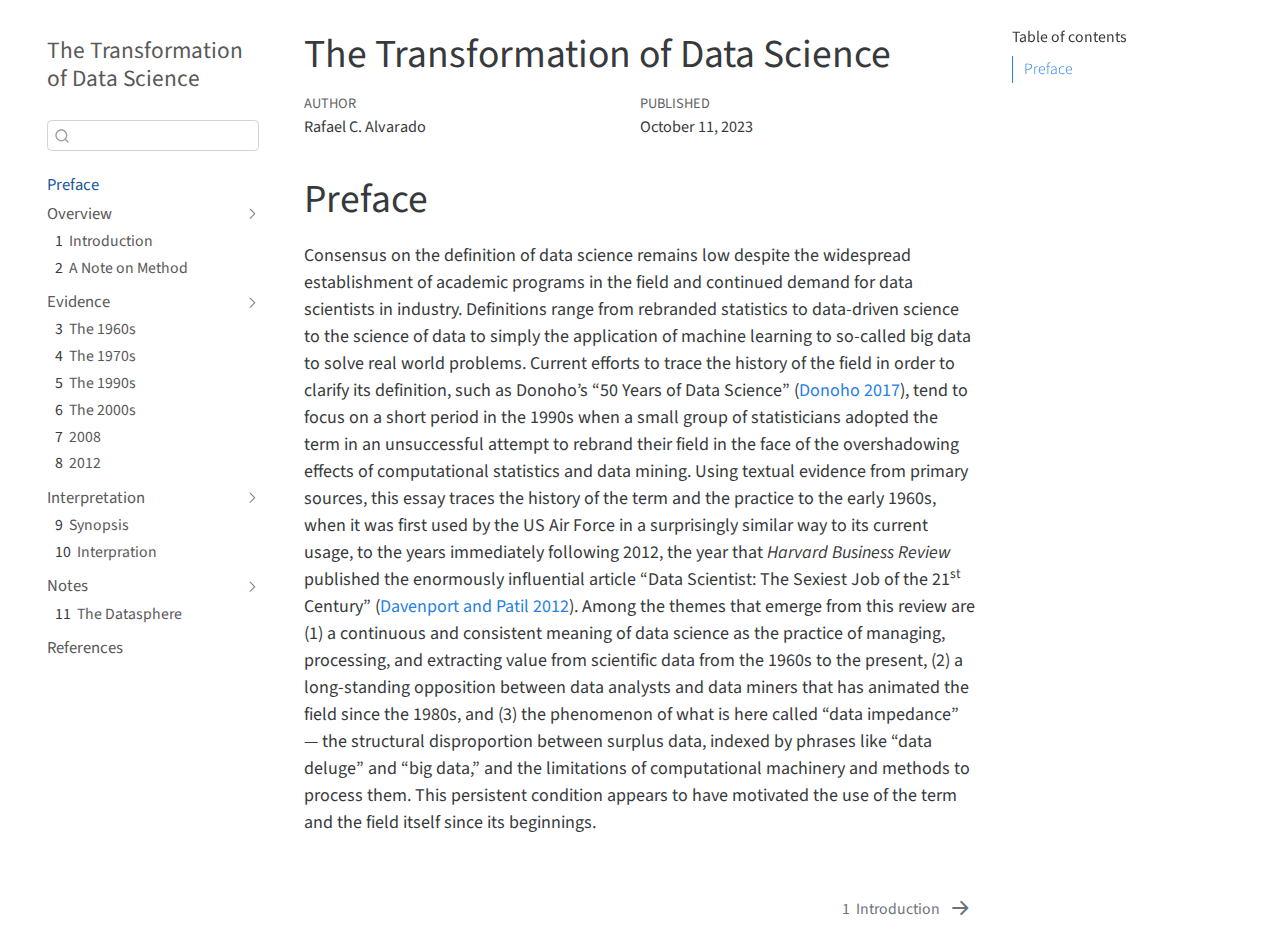
<file: docs/index.html>
<!DOCTYPE html>
<html xmlns="http://www.w3.org/1999/xhtml" lang="en" xml:lang="en"><head>

<meta charset="utf-8">
<meta name="generator" content="quarto-1.2.262">

<meta name="viewport" content="width=device-width, initial-scale=1.0, user-scalable=yes">

<meta name="author" content="Rafael C. Alvarado">
<meta name="dcterms.date" content="2023-10-11">

<title>The Transformation of Data Science</title>
<style>
code{white-space: pre-wrap;}
span.smallcaps{font-variant: small-caps;}
div.columns{display: flex; gap: min(4vw, 1.5em);}
div.column{flex: auto; overflow-x: auto;}
div.hanging-indent{margin-left: 1.5em; text-indent: -1.5em;}
ul.task-list{list-style: none;}
ul.task-list li input[type="checkbox"] {
  width: 0.8em;
  margin: 0 0.8em 0.2em -1.6em;
  vertical-align: middle;
}
div.csl-bib-body { }
div.csl-entry {
  clear: both;
}
.hanging div.csl-entry {
  margin-left:2em;
  text-indent:-2em;
}
div.csl-left-margin {
  min-width:2em;
  float:left;
}
div.csl-right-inline {
  margin-left:2em;
  padding-left:1em;
}
div.csl-indent {
  margin-left: 2em;
}
</style>


<script src="site_libs/quarto-nav/quarto-nav.js"></script>
<script src="site_libs/quarto-nav/headroom.min.js"></script>
<script src="site_libs/clipboard/clipboard.min.js"></script>
<script src="site_libs/quarto-search/autocomplete.umd.js"></script>
<script src="site_libs/quarto-search/fuse.min.js"></script>
<script src="site_libs/quarto-search/quarto-search.js"></script>
<meta name="quarto:offset" content="./">
<link href="./chapters/01-history-introduction.html" rel="next">
<script src="site_libs/quarto-html/quarto.js"></script>
<script src="site_libs/quarto-html/popper.min.js"></script>
<script src="site_libs/quarto-html/tippy.umd.min.js"></script>
<script src="site_libs/quarto-html/anchor.min.js"></script>
<link href="site_libs/quarto-html/tippy.css" rel="stylesheet">
<link href="site_libs/quarto-html/quarto-syntax-highlighting.css" rel="stylesheet" id="quarto-text-highlighting-styles">
<script src="site_libs/bootstrap/bootstrap.min.js"></script>
<link href="site_libs/bootstrap/bootstrap-icons.css" rel="stylesheet">
<link href="site_libs/bootstrap/bootstrap.min.css" rel="stylesheet" id="quarto-bootstrap" data-mode="light">
<script id="quarto-search-options" type="application/json">{
  "location": "sidebar",
  "copy-button": false,
  "collapse-after": 3,
  "panel-placement": "start",
  "type": "textbox",
  "limit": 20,
  "language": {
    "search-no-results-text": "No results",
    "search-matching-documents-text": "matching documents",
    "search-copy-link-title": "Copy link to search",
    "search-hide-matches-text": "Hide additional matches",
    "search-more-match-text": "more match in this document",
    "search-more-matches-text": "more matches in this document",
    "search-clear-button-title": "Clear",
    "search-detached-cancel-button-title": "Cancel",
    "search-submit-button-title": "Submit"
  }
}</script>


</head>

<body class="nav-sidebar floating">

<div id="quarto-search-results"></div>
  <header id="quarto-header" class="headroom fixed-top">
  <nav class="quarto-secondary-nav" data-bs-toggle="collapse" data-bs-target="#quarto-sidebar" aria-controls="quarto-sidebar" aria-expanded="false" aria-label="Toggle sidebar navigation" onclick="if (window.quartoToggleHeadroom) { window.quartoToggleHeadroom(); }">
    <div class="container-fluid d-flex justify-content-between">
      <h1 class="quarto-secondary-nav-title">The Transformation of Data Science</h1>
      <button type="button" class="quarto-btn-toggle btn" aria-label="Show secondary navigation">
        <i class="bi bi-chevron-right"></i>
      </button>
    </div>
  </nav>
</header>
<!-- content -->
<div id="quarto-content" class="quarto-container page-columns page-rows-contents page-layout-article">
<!-- sidebar -->
  <nav id="quarto-sidebar" class="sidebar collapse sidebar-navigation floating overflow-auto">
    <div class="pt-lg-2 mt-2 text-left sidebar-header">
    <div class="sidebar-title mb-0 py-0">
      <a href="./">The Transformation of Data Science</a> 
    </div>
      </div>
      <div class="mt-2 flex-shrink-0 align-items-center">
        <div class="sidebar-search">
        <div id="quarto-search" class="" title="Search"></div>
        </div>
      </div>
    <div class="sidebar-menu-container"> 
    <ul class="list-unstyled mt-1">
        <li class="sidebar-item">
  <div class="sidebar-item-container"> 
  <a href="./index.html" class="sidebar-item-text sidebar-link active">Preface</a>
  </div>
</li>
        <li class="sidebar-item sidebar-item-section">
      <div class="sidebar-item-container"> 
            <a class="sidebar-item-text sidebar-link text-start" data-bs-toggle="collapse" data-bs-target="#quarto-sidebar-section-1" aria-expanded="true">Overview</a>
          <a class="sidebar-item-toggle text-start" data-bs-toggle="collapse" data-bs-target="#quarto-sidebar-section-1" aria-expanded="true">
            <i class="bi bi-chevron-right ms-2"></i>
          </a> 
      </div>
      <ul id="quarto-sidebar-section-1" class="collapse list-unstyled sidebar-section depth1 show">  
          <li class="sidebar-item">
  <div class="sidebar-item-container"> 
  <a href="./chapters/01-history-introduction.html" class="sidebar-item-text sidebar-link"><span class="chapter-number">1</span>&nbsp; <span class="chapter-title">Introduction</span></a>
  </div>
</li>
          <li class="sidebar-item">
  <div class="sidebar-item-container"> 
  <a href="./chapters/history-method.html" class="sidebar-item-text sidebar-link"><span class="chapter-number">2</span>&nbsp; <span class="chapter-title">A Note on Method</span></a>
  </div>
</li>
      </ul>
  </li>
        <li class="sidebar-item sidebar-item-section">
      <div class="sidebar-item-container"> 
            <a class="sidebar-item-text sidebar-link text-start" data-bs-toggle="collapse" data-bs-target="#quarto-sidebar-section-2" aria-expanded="true">Evidence</a>
          <a class="sidebar-item-toggle text-start" data-bs-toggle="collapse" data-bs-target="#quarto-sidebar-section-2" aria-expanded="true">
            <i class="bi bi-chevron-right ms-2"></i>
          </a> 
      </div>
      <ul id="quarto-sidebar-section-2" class="collapse list-unstyled sidebar-section depth1 show">  
          <li class="sidebar-item">
  <div class="sidebar-item-container"> 
  <a href="./chapters/02-history-1960s.html" class="sidebar-item-text sidebar-link"><span class="chapter-number">3</span>&nbsp; <span class="chapter-title">The 1960s</span></a>
  </div>
</li>
          <li class="sidebar-item">
  <div class="sidebar-item-container"> 
  <a href="./chapters/03-history-1970s-and-80s.html" class="sidebar-item-text sidebar-link"><span class="chapter-number">4</span>&nbsp; <span class="chapter-title">The 1970s</span></a>
  </div>
</li>
          <li class="sidebar-item">
  <div class="sidebar-item-container"> 
  <a href="./chapters/04-history-1990s.html" class="sidebar-item-text sidebar-link"><span class="chapter-number">5</span>&nbsp; <span class="chapter-title">The 1990s</span></a>
  </div>
</li>
          <li class="sidebar-item">
  <div class="sidebar-item-container"> 
  <a href="./chapters/05-history-2000s.html" class="sidebar-item-text sidebar-link"><span class="chapter-number">6</span>&nbsp; <span class="chapter-title">The 2000s</span></a>
  </div>
</li>
          <li class="sidebar-item">
  <div class="sidebar-item-container"> 
  <a href="./chapters/06-history-2008-2012.html" class="sidebar-item-text sidebar-link"><span class="chapter-number">7</span>&nbsp; <span class="chapter-title">2008</span></a>
  </div>
</li>
          <li class="sidebar-item">
  <div class="sidebar-item-container"> 
  <a href="./chapters/07-history-disconnect.html" class="sidebar-item-text sidebar-link"><span class="chapter-number">8</span>&nbsp; <span class="chapter-title">2012</span></a>
  </div>
</li>
      </ul>
  </li>
        <li class="sidebar-item sidebar-item-section">
      <div class="sidebar-item-container"> 
            <a class="sidebar-item-text sidebar-link text-start" data-bs-toggle="collapse" data-bs-target="#quarto-sidebar-section-3" aria-expanded="true">Interpretation</a>
          <a class="sidebar-item-toggle text-start" data-bs-toggle="collapse" data-bs-target="#quarto-sidebar-section-3" aria-expanded="true">
            <i class="bi bi-chevron-right ms-2"></i>
          </a> 
      </div>
      <ul id="quarto-sidebar-section-3" class="collapse list-unstyled sidebar-section depth1 show">  
          <li class="sidebar-item">
  <div class="sidebar-item-container"> 
  <a href="./chapters/00-synopsis.html" class="sidebar-item-text sidebar-link"><span class="chapter-number">9</span>&nbsp; <span class="chapter-title">Synopsis</span></a>
  </div>
</li>
          <li class="sidebar-item">
  <div class="sidebar-item-container"> 
  <a href="./chapters/08-history-interpretation.html" class="sidebar-item-text sidebar-link"><span class="chapter-number">10</span>&nbsp; <span class="chapter-title">Interpration</span></a>
  </div>
</li>
      </ul>
  </li>
        <li class="sidebar-item sidebar-item-section">
      <div class="sidebar-item-container"> 
            <a class="sidebar-item-text sidebar-link text-start" data-bs-toggle="collapse" data-bs-target="#quarto-sidebar-section-4" aria-expanded="true">Notes</a>
          <a class="sidebar-item-toggle text-start" data-bs-toggle="collapse" data-bs-target="#quarto-sidebar-section-4" aria-expanded="true">
            <i class="bi bi-chevron-right ms-2"></i>
          </a> 
      </div>
      <ul id="quarto-sidebar-section-4" class="collapse list-unstyled sidebar-section depth1 show">  
          <li class="sidebar-item">
  <div class="sidebar-item-container"> 
  <a href="./chapters/notes/the-datasphere.html" class="sidebar-item-text sidebar-link"><span class="chapter-number">11</span>&nbsp; <span class="chapter-title">The Datasphere</span></a>
  </div>
</li>
      </ul>
  </li>
        <li class="sidebar-item">
  <div class="sidebar-item-container"> 
  <a href="./references.html" class="sidebar-item-text sidebar-link">References</a>
  </div>
</li>
    </ul>
    </div>
</nav>
<!-- margin-sidebar -->
    <div id="quarto-margin-sidebar" class="sidebar margin-sidebar">
        <nav id="TOC" role="doc-toc" class="toc-active">
    <h2 id="toc-title">Table of contents</h2>
   
  <ul>
  <li><a href="#preface" id="toc-preface" class="nav-link active" data-scroll-target="#preface">Preface</a></li>
  </ul>
</nav>
    </div>
<!-- main -->
<main class="content" id="quarto-document-content">

<header id="title-block-header" class="quarto-title-block default">
<div class="quarto-title">
<h1 class="title d-none d-lg-block">The Transformation of Data Science</h1>
</div>



<div class="quarto-title-meta">

    <div>
    <div class="quarto-title-meta-heading">Author</div>
    <div class="quarto-title-meta-contents">
             <p>Rafael C. Alvarado </p>
          </div>
  </div>
    
    <div>
    <div class="quarto-title-meta-heading">Published</div>
    <div class="quarto-title-meta-contents">
      <p class="date">October 11, 2023</p>
    </div>
  </div>
  
    
  </div>
  

</header>

<section id="preface" class="level1 unnumbered">
<h1 class="unnumbered">Preface</h1>
<p>Consensus on the definition of data science remains low despite the widespread establishment of academic programs in the field and continued demand for data scientists in industry. Definitions range from rebranded statistics to data-driven science to the science of data to simply the application of machine learning to so-called big data to solve real world problems. Current efforts to trace the history of the field in order to clarify its definition, such as Donoho’s “50 Years of Data Science” <span class="citation" data-cites="donoho2017">(<a href="references.html#ref-donoho2017" role="doc-biblioref">Donoho 2017</a>)</span>, tend to focus on a short period in the 1990s when a small group of statisticians adopted the term in an unsuccessful attempt to rebrand their field in the face of the overshadowing effects of computational statistics and data mining. Using textual evidence from primary sources, this essay traces the history of the term and the practice to the early 1960s, when it was first used by the US Air Force in a surprisingly similar way to its current usage, to the years immediately following 2012, the year that <em>Harvard Business Review</em> published the enormously influential article “Data Scientist: The Sexiest Job of the 21<sup>st</sup> Century” <span class="citation" data-cites="davenport2012">(<a href="references.html#ref-davenport2012" role="doc-biblioref">Davenport and Patil 2012</a>)</span>. Among the themes that emerge from this review are (1) a continuous and consistent meaning of data science as the practice of managing, processing, and extracting value from scientific data from the 1960s to the present, (2) a long-standing opposition between data analysts and data miners that has animated the field since the 1980s, and (3) the phenomenon of what is here called “data impedance” — the structural disproportion between surplus data, indexed by phrases like “data deluge” and “big data,” and the limitations of computational machinery and methods to process them. This persistent condition appears to have motivated the use of the term and the field itself since its beginnings.</p>


<div id="refs" class="references csl-bib-body hanging-indent" role="doc-bibliography" style="display: none">
<div id="ref-davenport2012" class="csl-entry" role="doc-biblioentry">
Davenport, Thomas H., and D. J. Patil. 2012. <span>“Data Scientist: The Sexiest Job of the 21st Century.”</span> <a href="https://hbr.org/2012/10/data-scientist-the-sexiest-job-of-the-21st-century">https://hbr.org/2012/10/data-scientist-the-sexiest-job-of-the-21st-century</a>.
</div>
<div id="ref-donoho2017" class="csl-entry" role="doc-biblioentry">
Donoho, David. 2017. <span>“50 Years of Data Science.”</span> <em>Journal of Computational and Graphical Statistics</em> 26 (4): 745–66. <a href="https://doi.org/10.1080/10618600.2017.1384734">https://doi.org/10.1080/10618600.2017.1384734</a>.
</div>
</div>
</section>

</main> <!-- /main -->
<script id="quarto-html-after-body" type="application/javascript">
window.document.addEventListener("DOMContentLoaded", function (event) {
  const toggleBodyColorMode = (bsSheetEl) => {
    const mode = bsSheetEl.getAttribute("data-mode");
    const bodyEl = window.document.querySelector("body");
    if (mode === "dark") {
      bodyEl.classList.add("quarto-dark");
      bodyEl.classList.remove("quarto-light");
    } else {
      bodyEl.classList.add("quarto-light");
      bodyEl.classList.remove("quarto-dark");
    }
  }
  const toggleBodyColorPrimary = () => {
    const bsSheetEl = window.document.querySelector("link#quarto-bootstrap");
    if (bsSheetEl) {
      toggleBodyColorMode(bsSheetEl);
    }
  }
  toggleBodyColorPrimary();  
  const icon = "";
  const anchorJS = new window.AnchorJS();
  anchorJS.options = {
    placement: 'right',
    icon: icon
  };
  anchorJS.add('.anchored');
  const clipboard = new window.ClipboardJS('.code-copy-button', {
    target: function(trigger) {
      return trigger.previousElementSibling;
    }
  });
  clipboard.on('success', function(e) {
    // button target
    const button = e.trigger;
    // don't keep focus
    button.blur();
    // flash "checked"
    button.classList.add('code-copy-button-checked');
    var currentTitle = button.getAttribute("title");
    button.setAttribute("title", "Copied!");
    let tooltip;
    if (window.bootstrap) {
      button.setAttribute("data-bs-toggle", "tooltip");
      button.setAttribute("data-bs-placement", "left");
      button.setAttribute("data-bs-title", "Copied!");
      tooltip = new bootstrap.Tooltip(button, 
        { trigger: "manual", 
          customClass: "code-copy-button-tooltip",
          offset: [0, -8]});
      tooltip.show();    
    }
    setTimeout(function() {
      if (tooltip) {
        tooltip.hide();
        button.removeAttribute("data-bs-title");
        button.removeAttribute("data-bs-toggle");
        button.removeAttribute("data-bs-placement");
      }
      button.setAttribute("title", currentTitle);
      button.classList.remove('code-copy-button-checked');
    }, 1000);
    // clear code selection
    e.clearSelection();
  });
  function tippyHover(el, contentFn) {
    const config = {
      allowHTML: true,
      content: contentFn,
      maxWidth: 500,
      delay: 100,
      arrow: false,
      appendTo: function(el) {
          return el.parentElement;
      },
      interactive: true,
      interactiveBorder: 10,
      theme: 'quarto',
      placement: 'bottom-start'
    };
    window.tippy(el, config); 
  }
  const noterefs = window.document.querySelectorAll('a[role="doc-noteref"]');
  for (var i=0; i<noterefs.length; i++) {
    const ref = noterefs[i];
    tippyHover(ref, function() {
      // use id or data attribute instead here
      let href = ref.getAttribute('data-footnote-href') || ref.getAttribute('href');
      try { href = new URL(href).hash; } catch {}
      const id = href.replace(/^#\/?/, "");
      const note = window.document.getElementById(id);
      return note.innerHTML;
    });
  }
  const findCites = (el) => {
    const parentEl = el.parentElement;
    if (parentEl) {
      const cites = parentEl.dataset.cites;
      if (cites) {
        return {
          el,
          cites: cites.split(' ')
        };
      } else {
        return findCites(el.parentElement)
      }
    } else {
      return undefined;
    }
  };
  var bibliorefs = window.document.querySelectorAll('a[role="doc-biblioref"]');
  for (var i=0; i<bibliorefs.length; i++) {
    const ref = bibliorefs[i];
    const citeInfo = findCites(ref);
    if (citeInfo) {
      tippyHover(citeInfo.el, function() {
        var popup = window.document.createElement('div');
        citeInfo.cites.forEach(function(cite) {
          var citeDiv = window.document.createElement('div');
          citeDiv.classList.add('hanging-indent');
          citeDiv.classList.add('csl-entry');
          var biblioDiv = window.document.getElementById('ref-' + cite);
          if (biblioDiv) {
            citeDiv.innerHTML = biblioDiv.innerHTML;
          }
          popup.appendChild(citeDiv);
        });
        return popup.innerHTML;
      });
    }
  }
});
</script>
<nav class="page-navigation">
  <div class="nav-page nav-page-previous">
  </div>
  <div class="nav-page nav-page-next">
      <a href="./chapters/01-history-introduction.html" class="pagination-link">
        <span class="nav-page-text"><span class="chapter-number">1</span>&nbsp; <span class="chapter-title">Introduction</span></span> <i class="bi bi-arrow-right-short"></i>
      </a>
  </div>
</nav>
</div> <!-- /content -->



</body></html>
</file>
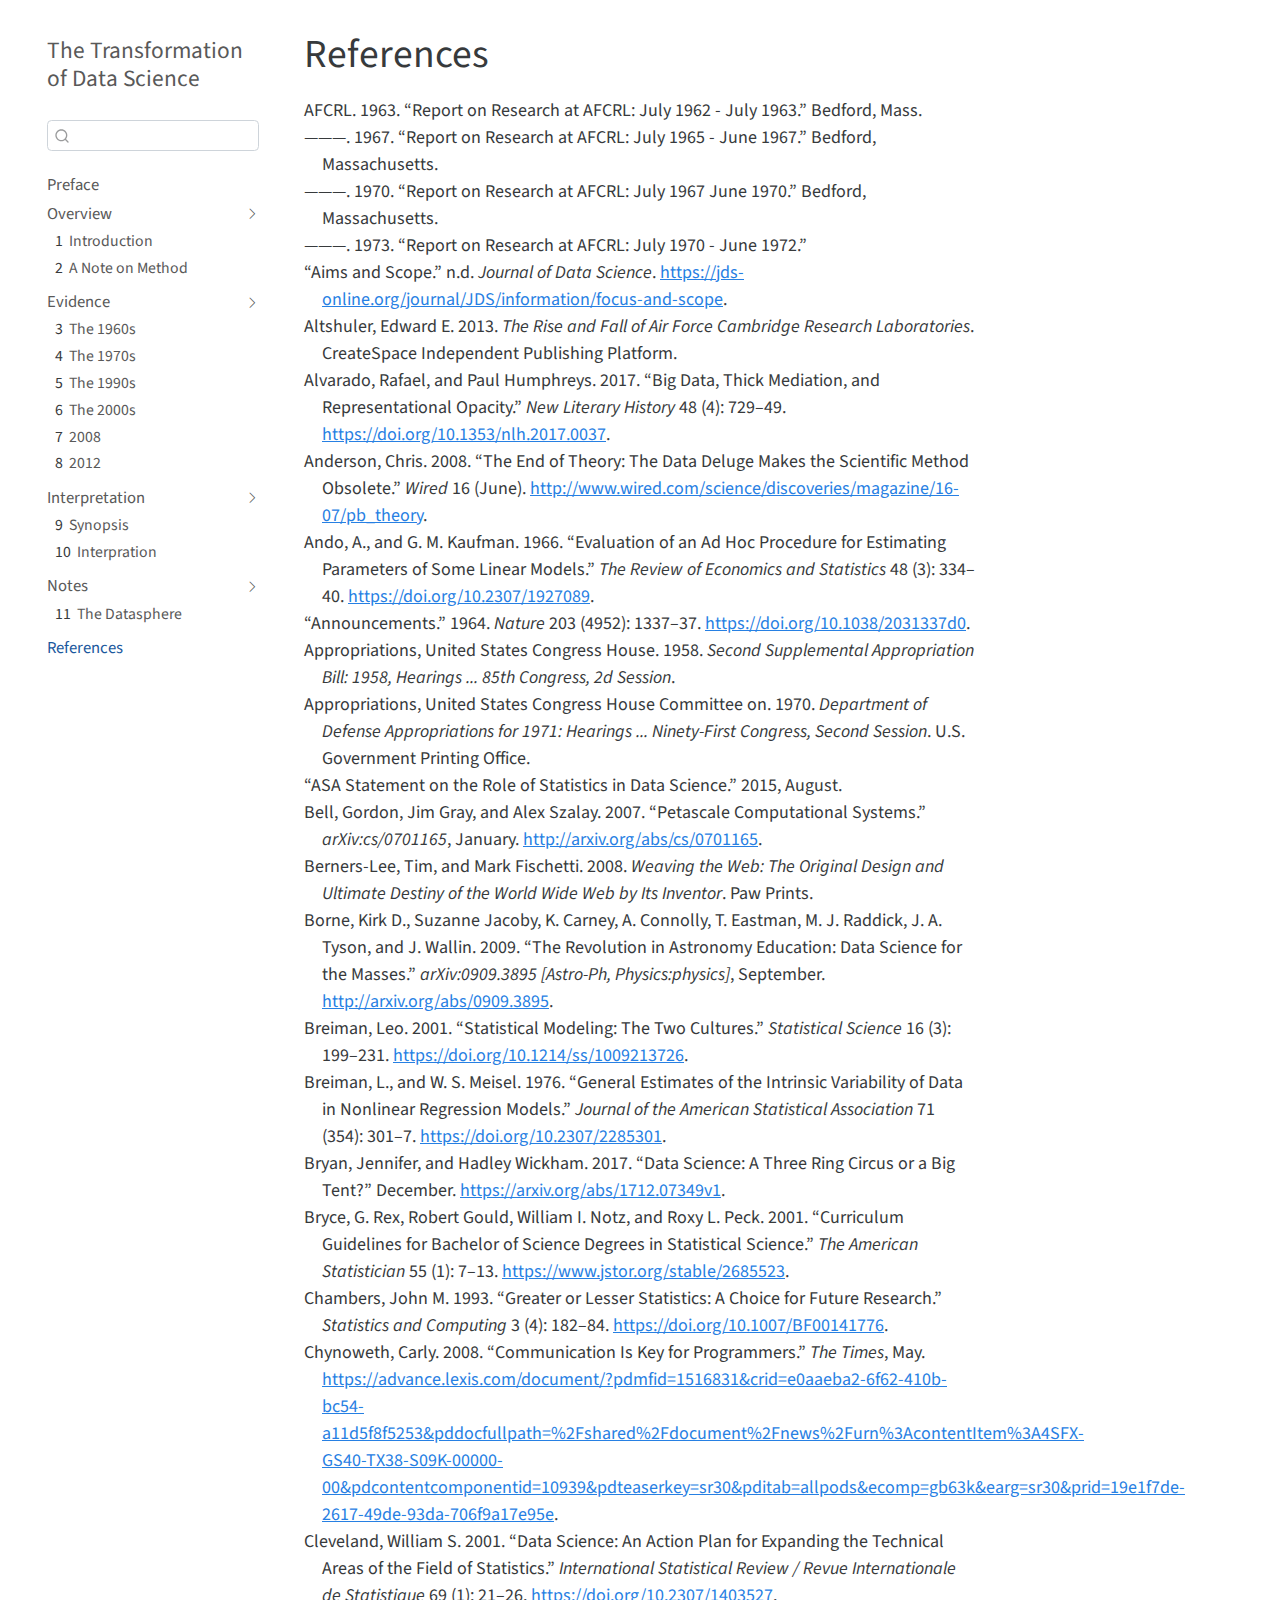
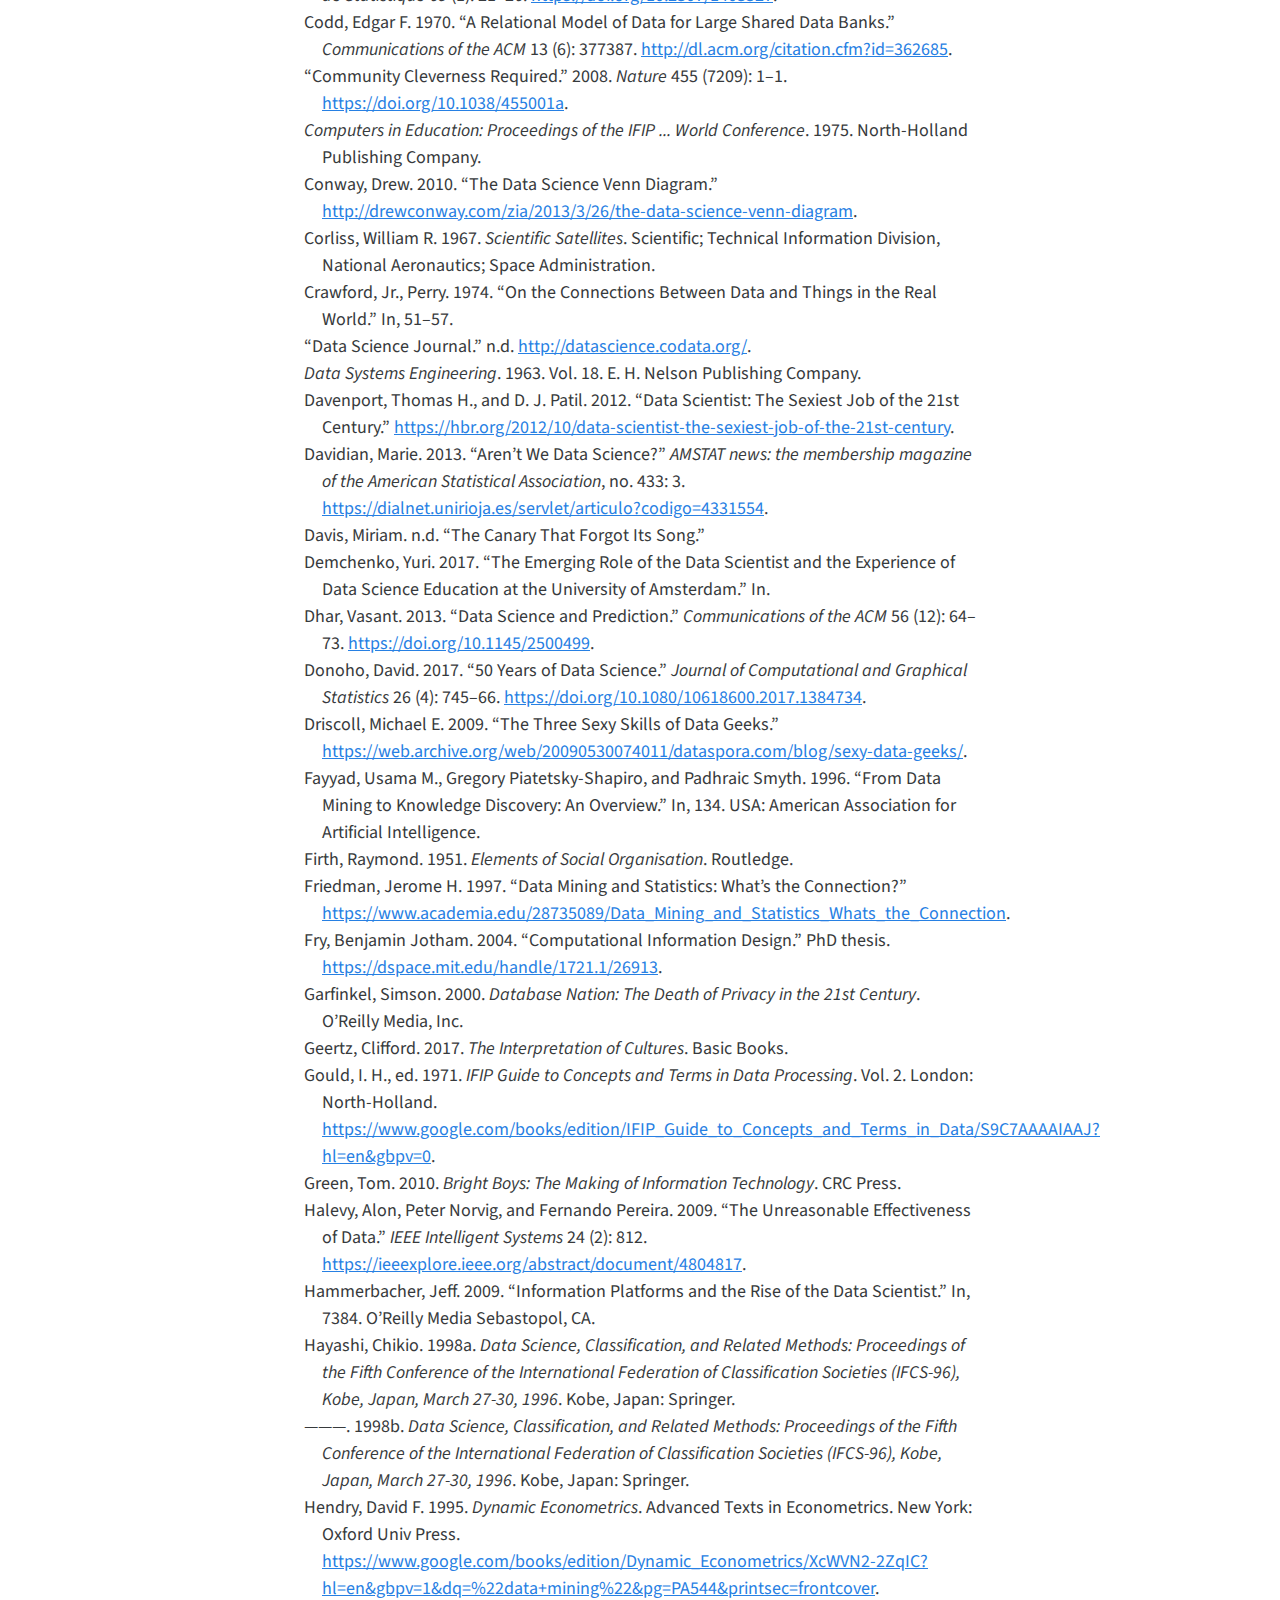
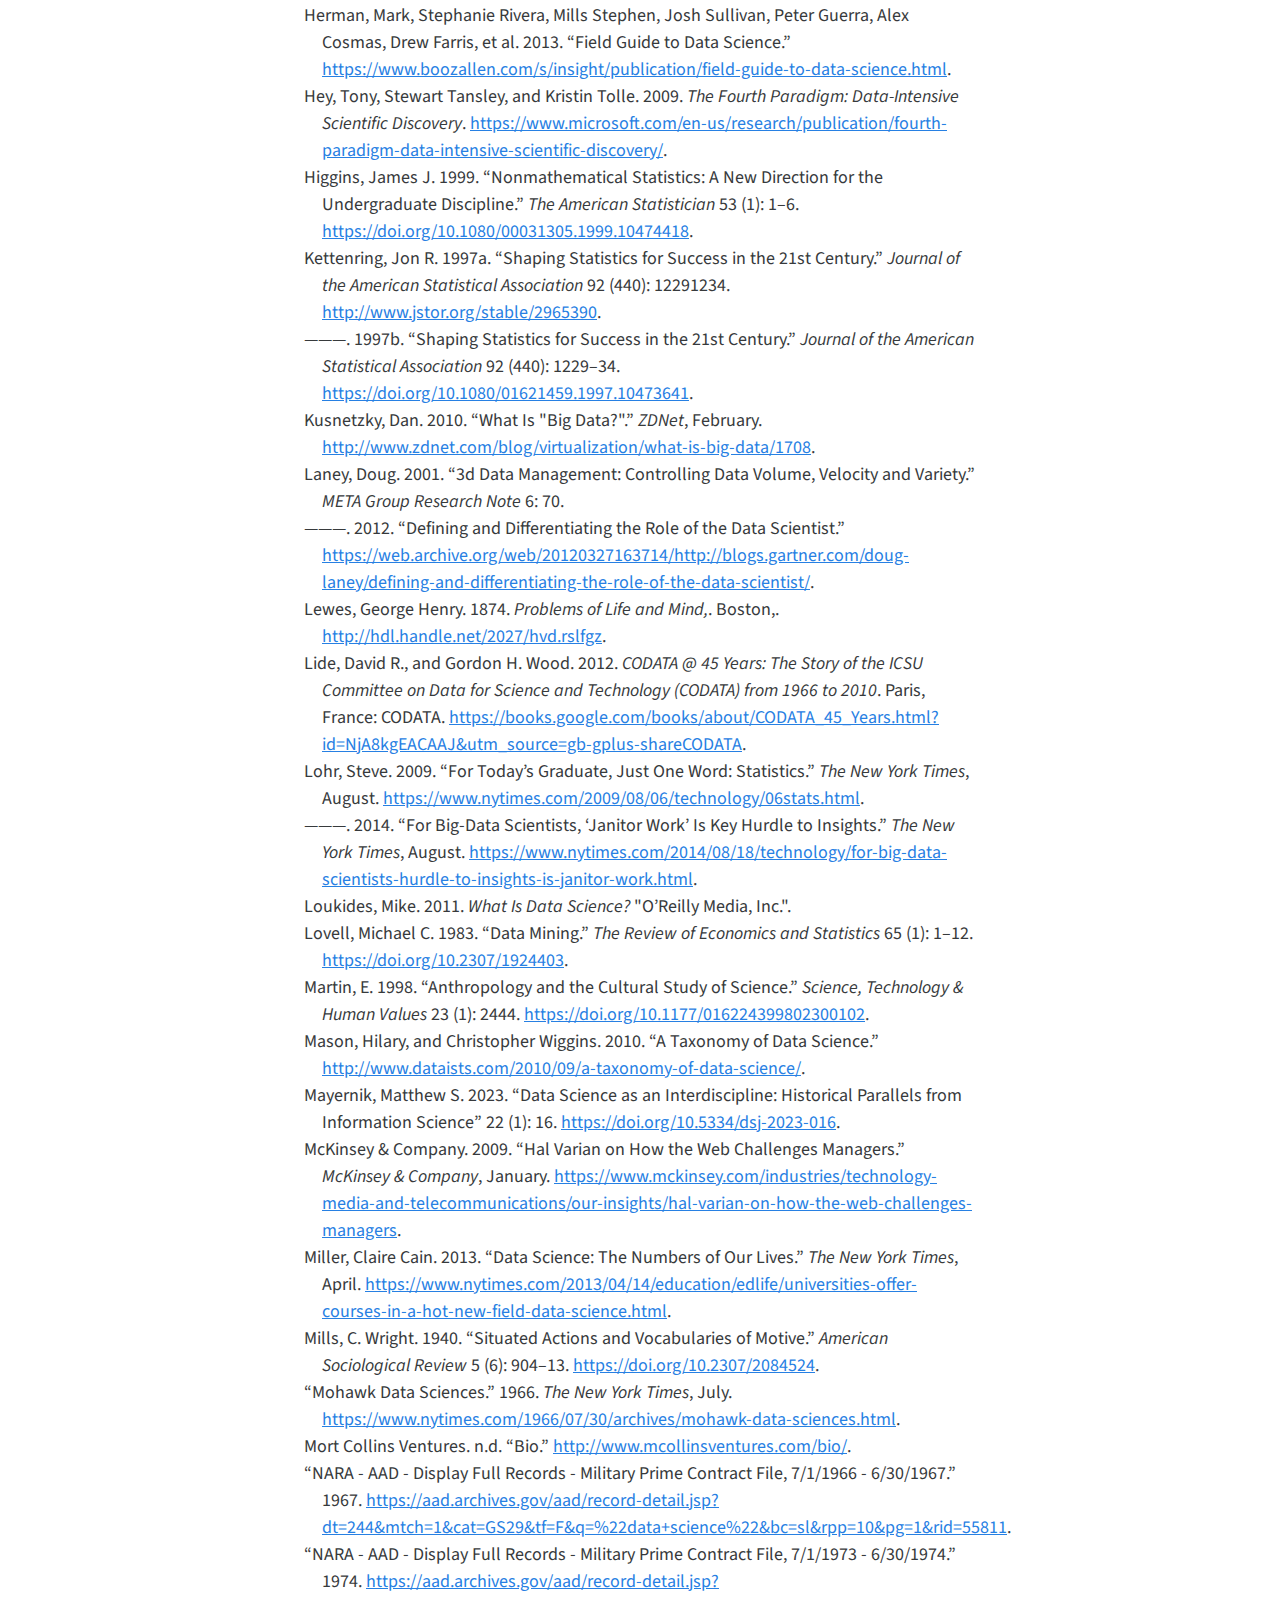
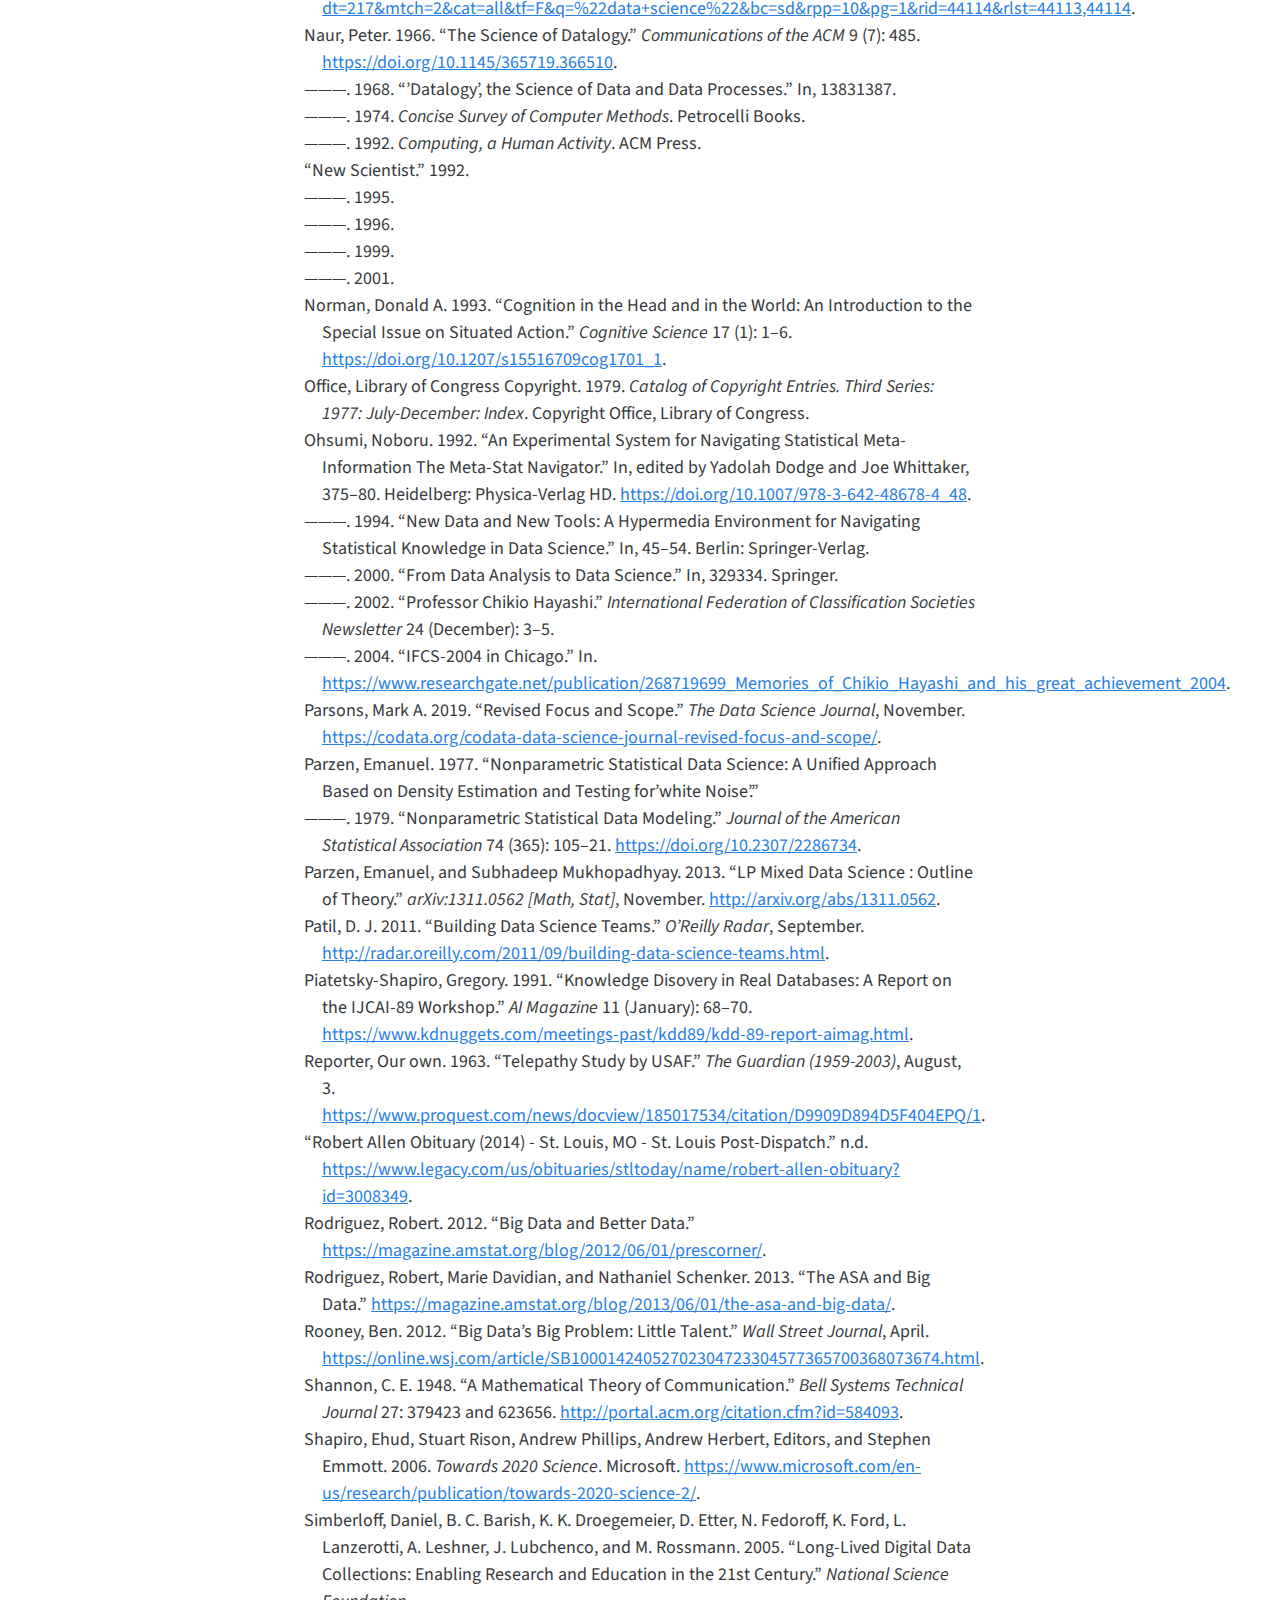
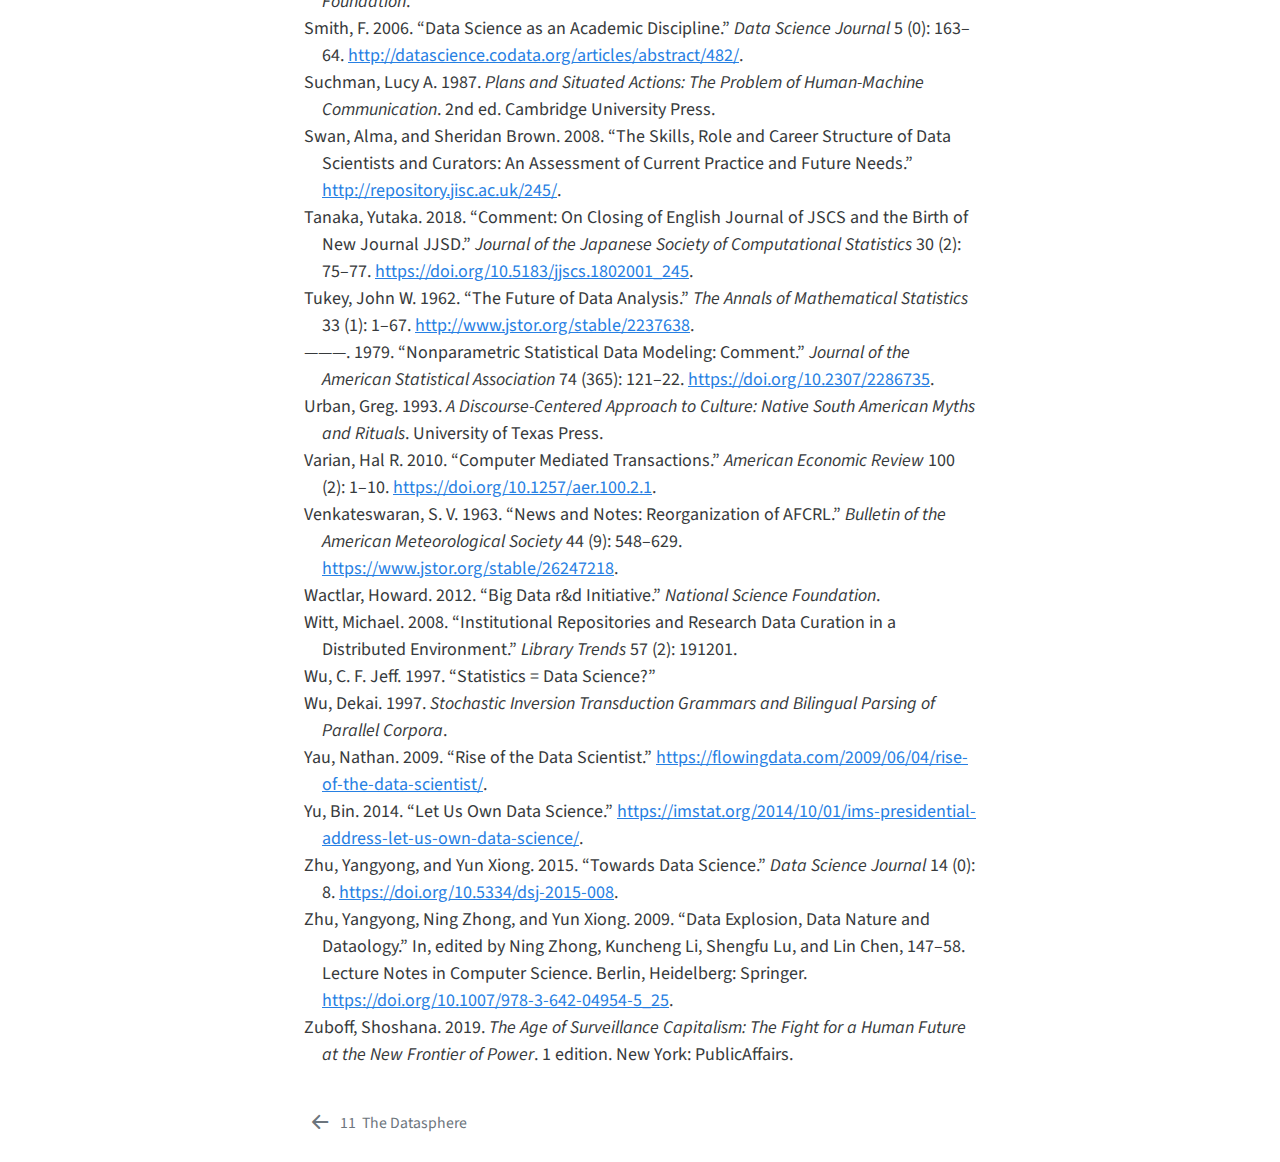
<file: docs/references.html>
<!DOCTYPE html>
<html xmlns="http://www.w3.org/1999/xhtml" lang="en" xml:lang="en"><head>

<meta charset="utf-8">
<meta name="generator" content="quarto-1.2.262">

<meta name="viewport" content="width=device-width, initial-scale=1.0, user-scalable=yes">


<title>The Transformation of Data Science - References</title>
<style>
code{white-space: pre-wrap;}
span.smallcaps{font-variant: small-caps;}
div.columns{display: flex; gap: min(4vw, 1.5em);}
div.column{flex: auto; overflow-x: auto;}
div.hanging-indent{margin-left: 1.5em; text-indent: -1.5em;}
ul.task-list{list-style: none;}
ul.task-list li input[type="checkbox"] {
  width: 0.8em;
  margin: 0 0.8em 0.2em -1.6em;
  vertical-align: middle;
}
div.csl-bib-body { }
div.csl-entry {
  clear: both;
}
.hanging div.csl-entry {
  margin-left:2em;
  text-indent:-2em;
}
div.csl-left-margin {
  min-width:2em;
  float:left;
}
div.csl-right-inline {
  margin-left:2em;
  padding-left:1em;
}
div.csl-indent {
  margin-left: 2em;
}
</style>


<script src="site_libs/quarto-nav/quarto-nav.js"></script>
<script src="site_libs/quarto-nav/headroom.min.js"></script>
<script src="site_libs/clipboard/clipboard.min.js"></script>
<script src="site_libs/quarto-search/autocomplete.umd.js"></script>
<script src="site_libs/quarto-search/fuse.min.js"></script>
<script src="site_libs/quarto-search/quarto-search.js"></script>
<meta name="quarto:offset" content="./">
<link href="./chapters/notes/the-datasphere.html" rel="prev">
<script src="site_libs/quarto-html/quarto.js"></script>
<script src="site_libs/quarto-html/popper.min.js"></script>
<script src="site_libs/quarto-html/tippy.umd.min.js"></script>
<script src="site_libs/quarto-html/anchor.min.js"></script>
<link href="site_libs/quarto-html/tippy.css" rel="stylesheet">
<link href="site_libs/quarto-html/quarto-syntax-highlighting.css" rel="stylesheet" id="quarto-text-highlighting-styles">
<script src="site_libs/bootstrap/bootstrap.min.js"></script>
<link href="site_libs/bootstrap/bootstrap-icons.css" rel="stylesheet">
<link href="site_libs/bootstrap/bootstrap.min.css" rel="stylesheet" id="quarto-bootstrap" data-mode="light">
<script id="quarto-search-options" type="application/json">{
  "location": "sidebar",
  "copy-button": false,
  "collapse-after": 3,
  "panel-placement": "start",
  "type": "textbox",
  "limit": 20,
  "language": {
    "search-no-results-text": "No results",
    "search-matching-documents-text": "matching documents",
    "search-copy-link-title": "Copy link to search",
    "search-hide-matches-text": "Hide additional matches",
    "search-more-match-text": "more match in this document",
    "search-more-matches-text": "more matches in this document",
    "search-clear-button-title": "Clear",
    "search-detached-cancel-button-title": "Cancel",
    "search-submit-button-title": "Submit"
  }
}</script>


</head>

<body class="nav-sidebar floating">

<div id="quarto-search-results"></div>
  <header id="quarto-header" class="headroom fixed-top">
  <nav class="quarto-secondary-nav" data-bs-toggle="collapse" data-bs-target="#quarto-sidebar" aria-controls="quarto-sidebar" aria-expanded="false" aria-label="Toggle sidebar navigation" onclick="if (window.quartoToggleHeadroom) { window.quartoToggleHeadroom(); }">
    <div class="container-fluid d-flex justify-content-between">
      <h1 class="quarto-secondary-nav-title">References</h1>
      <button type="button" class="quarto-btn-toggle btn" aria-label="Show secondary navigation">
        <i class="bi bi-chevron-right"></i>
      </button>
    </div>
  </nav>
</header>
<!-- content -->
<div id="quarto-content" class="quarto-container page-columns page-rows-contents page-layout-article">
<!-- sidebar -->
  <nav id="quarto-sidebar" class="sidebar collapse sidebar-navigation floating overflow-auto">
    <div class="pt-lg-2 mt-2 text-left sidebar-header">
    <div class="sidebar-title mb-0 py-0">
      <a href="./">The Transformation of Data Science</a> 
    </div>
      </div>
      <div class="mt-2 flex-shrink-0 align-items-center">
        <div class="sidebar-search">
        <div id="quarto-search" class="" title="Search"></div>
        </div>
      </div>
    <div class="sidebar-menu-container"> 
    <ul class="list-unstyled mt-1">
        <li class="sidebar-item">
  <div class="sidebar-item-container"> 
  <a href="./index.html" class="sidebar-item-text sidebar-link">Preface</a>
  </div>
</li>
        <li class="sidebar-item sidebar-item-section">
      <div class="sidebar-item-container"> 
            <a class="sidebar-item-text sidebar-link text-start" data-bs-toggle="collapse" data-bs-target="#quarto-sidebar-section-1" aria-expanded="true">Overview</a>
          <a class="sidebar-item-toggle text-start" data-bs-toggle="collapse" data-bs-target="#quarto-sidebar-section-1" aria-expanded="true">
            <i class="bi bi-chevron-right ms-2"></i>
          </a> 
      </div>
      <ul id="quarto-sidebar-section-1" class="collapse list-unstyled sidebar-section depth1 show">  
          <li class="sidebar-item">
  <div class="sidebar-item-container"> 
  <a href="./chapters/01-history-introduction.html" class="sidebar-item-text sidebar-link"><span class="chapter-number">1</span>&nbsp; <span class="chapter-title">Introduction</span></a>
  </div>
</li>
          <li class="sidebar-item">
  <div class="sidebar-item-container"> 
  <a href="./chapters/history-method.html" class="sidebar-item-text sidebar-link"><span class="chapter-number">2</span>&nbsp; <span class="chapter-title">A Note on Method</span></a>
  </div>
</li>
      </ul>
  </li>
        <li class="sidebar-item sidebar-item-section">
      <div class="sidebar-item-container"> 
            <a class="sidebar-item-text sidebar-link text-start" data-bs-toggle="collapse" data-bs-target="#quarto-sidebar-section-2" aria-expanded="true">Evidence</a>
          <a class="sidebar-item-toggle text-start" data-bs-toggle="collapse" data-bs-target="#quarto-sidebar-section-2" aria-expanded="true">
            <i class="bi bi-chevron-right ms-2"></i>
          </a> 
      </div>
      <ul id="quarto-sidebar-section-2" class="collapse list-unstyled sidebar-section depth1 show">  
          <li class="sidebar-item">
  <div class="sidebar-item-container"> 
  <a href="./chapters/02-history-1960s.html" class="sidebar-item-text sidebar-link"><span class="chapter-number">3</span>&nbsp; <span class="chapter-title">The 1960s</span></a>
  </div>
</li>
          <li class="sidebar-item">
  <div class="sidebar-item-container"> 
  <a href="./chapters/03-history-1970s-and-80s.html" class="sidebar-item-text sidebar-link"><span class="chapter-number">4</span>&nbsp; <span class="chapter-title">The 1970s</span></a>
  </div>
</li>
          <li class="sidebar-item">
  <div class="sidebar-item-container"> 
  <a href="./chapters/04-history-1990s.html" class="sidebar-item-text sidebar-link"><span class="chapter-number">5</span>&nbsp; <span class="chapter-title">The 1990s</span></a>
  </div>
</li>
          <li class="sidebar-item">
  <div class="sidebar-item-container"> 
  <a href="./chapters/05-history-2000s.html" class="sidebar-item-text sidebar-link"><span class="chapter-number">6</span>&nbsp; <span class="chapter-title">The 2000s</span></a>
  </div>
</li>
          <li class="sidebar-item">
  <div class="sidebar-item-container"> 
  <a href="./chapters/06-history-2008-2012.html" class="sidebar-item-text sidebar-link"><span class="chapter-number">7</span>&nbsp; <span class="chapter-title">2008</span></a>
  </div>
</li>
          <li class="sidebar-item">
  <div class="sidebar-item-container"> 
  <a href="./chapters/07-history-disconnect.html" class="sidebar-item-text sidebar-link"><span class="chapter-number">8</span>&nbsp; <span class="chapter-title">2012</span></a>
  </div>
</li>
      </ul>
  </li>
        <li class="sidebar-item sidebar-item-section">
      <div class="sidebar-item-container"> 
            <a class="sidebar-item-text sidebar-link text-start" data-bs-toggle="collapse" data-bs-target="#quarto-sidebar-section-3" aria-expanded="true">Interpretation</a>
          <a class="sidebar-item-toggle text-start" data-bs-toggle="collapse" data-bs-target="#quarto-sidebar-section-3" aria-expanded="true">
            <i class="bi bi-chevron-right ms-2"></i>
          </a> 
      </div>
      <ul id="quarto-sidebar-section-3" class="collapse list-unstyled sidebar-section depth1 show">  
          <li class="sidebar-item">
  <div class="sidebar-item-container"> 
  <a href="./chapters/00-synopsis.html" class="sidebar-item-text sidebar-link"><span class="chapter-number">9</span>&nbsp; <span class="chapter-title">Synopsis</span></a>
  </div>
</li>
          <li class="sidebar-item">
  <div class="sidebar-item-container"> 
  <a href="./chapters/08-history-interpretation.html" class="sidebar-item-text sidebar-link"><span class="chapter-number">10</span>&nbsp; <span class="chapter-title">Interpration</span></a>
  </div>
</li>
      </ul>
  </li>
        <li class="sidebar-item sidebar-item-section">
      <div class="sidebar-item-container"> 
            <a class="sidebar-item-text sidebar-link text-start" data-bs-toggle="collapse" data-bs-target="#quarto-sidebar-section-4" aria-expanded="true">Notes</a>
          <a class="sidebar-item-toggle text-start" data-bs-toggle="collapse" data-bs-target="#quarto-sidebar-section-4" aria-expanded="true">
            <i class="bi bi-chevron-right ms-2"></i>
          </a> 
      </div>
      <ul id="quarto-sidebar-section-4" class="collapse list-unstyled sidebar-section depth1 show">  
          <li class="sidebar-item">
  <div class="sidebar-item-container"> 
  <a href="./chapters/notes/the-datasphere.html" class="sidebar-item-text sidebar-link"><span class="chapter-number">11</span>&nbsp; <span class="chapter-title">The Datasphere</span></a>
  </div>
</li>
      </ul>
  </li>
        <li class="sidebar-item">
  <div class="sidebar-item-container"> 
  <a href="./references.html" class="sidebar-item-text sidebar-link active">References</a>
  </div>
</li>
    </ul>
    </div>
</nav>
<!-- margin-sidebar -->
    <div id="quarto-margin-sidebar" class="sidebar margin-sidebar">
        
    </div>
<!-- main -->
<main class="content" id="quarto-document-content">

<header id="title-block-header" class="quarto-title-block default">
<div class="quarto-title">
<h1 class="title d-none d-lg-block">References</h1>
</div>



<div class="quarto-title-meta">

    
  
    
  </div>
  

</header>

<div id="refs" class="references csl-bib-body hanging-indent" role="doc-bibliography">
<div id="ref-afcrl1963" class="csl-entry" role="doc-biblioentry">
AFCRL. 1963. <span>“Report on Research at AFCRL: July 1962 - July
1963.”</span> Bedford, Mass.
</div>
<div id="ref-afcrl1967" class="csl-entry" role="doc-biblioentry">
———. 1967. <span>“Report on Research at AFCRL: July 1965 - June
1967.”</span> Bedford, Massachusetts.
</div>
<div id="ref-afcrl1970" class="csl-entry" role="doc-biblioentry">
———. 1970. <span>“Report on Research at AFCRL: July 1967 <span></span>
June 1970.”</span> Bedford, Massachusetts.
</div>
<div id="ref-afcrl1973" class="csl-entry" role="doc-biblioentry">
———. 1973. <span>“Report on Research at AFCRL: July 1970 - June
1972.”</span>
</div>
<div id="ref-aimsand" class="csl-entry" role="doc-biblioentry">
<span>“Aims and Scope.”</span> n.d. <em>Journal of Data Science</em>. <a href="https://jds-online.org/journal/JDS/information/focus-and-scope">https://jds-online.org/journal/JDS/information/focus-and-scope</a>.
</div>
<div id="ref-altshuler2013" class="csl-entry" role="doc-biblioentry">
Altshuler, Edward E. 2013. <em>The Rise and Fall of Air Force Cambridge
Research Laboratories</em>. CreateSpace Independent Publishing Platform.
</div>
<div id="ref-alvarado2017" class="csl-entry" role="doc-biblioentry">
Alvarado, Rafael, and Paul Humphreys. 2017. <span>“Big Data, Thick
Mediation, and Representational Opacity.”</span> <em>New Literary
History</em> 48 (4): 729–49. <a href="https://doi.org/10.1353/nlh.2017.0037">https://doi.org/10.1353/nlh.2017.0037</a>.
</div>
<div id="ref-anderson2008" class="csl-entry" role="doc-biblioentry">
Anderson, Chris. 2008. <span>“The End of Theory: The Data Deluge Makes
the Scientific Method Obsolete.”</span> <em>Wired</em> 16 (June). <a href="http://www.wired.com/science/discoveries/magazine/16-07/pb_theory">http://www.wired.com/science/discoveries/magazine/16-07/pb_theory</a>.
</div>
<div id="ref-ando1966" class="csl-entry" role="doc-biblioentry">
Ando, A., and G. M. Kaufman. 1966. <span>“Evaluation of an Ad Hoc
Procedure for Estimating Parameters of Some Linear Models.”</span>
<em>The Review of Economics and Statistics</em> 48 (3): 334–40. <a href="https://doi.org/10.2307/1927089">https://doi.org/10.2307/1927089</a>.
</div>
<div id="ref-announce1964" class="csl-entry" role="doc-biblioentry">
<span>“Announcements.”</span> 1964. <em>Nature</em> 203 (4952): 1337–37.
<a href="https://doi.org/10.1038/2031337d0">https://doi.org/10.1038/2031337d0</a>.
</div>
<div id="ref-appropriations1958" class="csl-entry" role="doc-biblioentry">
Appropriations, United States Congress House. 1958. <em>Second
Supplemental Appropriation Bill: 1958, Hearings ... 85th Congress, 2d
Session</em>.
</div>
<div id="ref-appropriations1970" class="csl-entry" role="doc-biblioentry">
Appropriations, United States Congress House Committee on. 1970.
<em>Department of Defense Appropriations for 1971: Hearings ...
Ninety-First Congress, Second Session</em>. U.S. Government Printing
Office.
</div>
<div id="ref-asastat2015" class="csl-entry" role="doc-biblioentry">
<span>“ASA Statement on the Role of Statistics in Data Science.”</span>
2015, August.
</div>
<div id="ref-bell2007" class="csl-entry" role="doc-biblioentry">
Bell, Gordon, Jim Gray, and Alex Szalay. 2007. <span>“Petascale
Computational Systems.”</span> <em>arXiv:cs/0701165</em>, January. <a href="http://arxiv.org/abs/cs/0701165">http://arxiv.org/abs/cs/0701165</a>.
</div>
<div id="ref-berners-lee2008" class="csl-entry" role="doc-biblioentry">
Berners-Lee, Tim, and Mark Fischetti. 2008. <em>Weaving the Web: The
Original Design and Ultimate Destiny of the World Wide Web by Its
Inventor</em>. Paw Prints.
</div>
<div id="ref-borne2009" class="csl-entry" role="doc-biblioentry">
Borne, Kirk D., Suzanne Jacoby, K. Carney, A. Connolly, T. Eastman, M.
J. Raddick, J. A. Tyson, and J. Wallin. 2009. <span>“The Revolution in
Astronomy Education: Data Science for the Masses.”</span>
<em>arXiv:0909.3895 [Astro-Ph, Physics:physics]</em>, September. <a href="http://arxiv.org/abs/0909.3895">http://arxiv.org/abs/0909.3895</a>.
</div>
<div id="ref-breiman2001" class="csl-entry" role="doc-biblioentry">
Breiman, Leo. 2001. <span>“Statistical Modeling: The Two
Cultures.”</span> <em>Statistical Science</em> 16 (3): 199–231. <a href="https://doi.org/10.1214/ss/1009213726">https://doi.org/10.1214/ss/1009213726</a>.
</div>
<div id="ref-breiman1976" class="csl-entry" role="doc-biblioentry">
Breiman, L., and W. S. Meisel. 1976. <span>“General Estimates of the
Intrinsic Variability of Data in Nonlinear Regression Models.”</span>
<em>Journal of the American Statistical Association</em> 71 (354):
301–7. <a href="https://doi.org/10.2307/2285301">https://doi.org/10.2307/2285301</a>.
</div>
<div id="ref-bryan2017" class="csl-entry" role="doc-biblioentry">
Bryan, Jennifer, and Hadley Wickham. 2017. <span>“Data Science: A Three
Ring Circus or a Big Tent?”</span> December. <a href="https://arxiv.org/abs/1712.07349v1">https://arxiv.org/abs/1712.07349v1</a>.
</div>
<div id="ref-bryce2001" class="csl-entry" role="doc-biblioentry">
Bryce, G. Rex, Robert Gould, William I. Notz, and Roxy L. Peck. 2001.
<span>“Curriculum Guidelines for Bachelor of Science Degrees in
Statistical Science.”</span> <em>The American Statistician</em> 55 (1):
7–13. <a href="https://www.jstor.org/stable/2685523">https://www.jstor.org/stable/2685523</a>.
</div>
<div id="ref-chambersGreaterLesserStatistics1993" class="csl-entry" role="doc-biblioentry">
Chambers, John M. 1993. <span>“Greater or <span>Lesser
Statistics</span>: <span>A Choice</span> for <span>Future
Research</span>.”</span> <em>Statistics and Computing</em> 3 (4):
182–84. <a href="https://doi.org/10.1007/BF00141776">https://doi.org/10.1007/BF00141776</a>.
</div>
<div id="ref-chynoweth2008" class="csl-entry" role="doc-biblioentry">
Chynoweth, Carly. 2008. <span>“Communication Is Key for
Programmers.”</span> <em>The Times</em>, May. <a href="https://advance.lexis.com/document/?pdmfid=1516831&amp;crid=e0aaeba2-6f62-410b-bc54-a11d5f8f5253&amp;pddocfullpath=%2Fshared%2Fdocument%2Fnews%2Furn%3AcontentItem%3A4SFX-GS40-TX38-S09K-00000-00&amp;pdcontentcomponentid=10939&amp;pdteaserkey=sr30&amp;pditab=allpods&amp;ecomp=gb63k&amp;earg=sr30&amp;prid=19e1f7de-2617-49de-93da-706f9a17e95e">https://advance.lexis.com/document/?pdmfid=1516831&amp;crid=e0aaeba2-6f62-410b-bc54-a11d5f8f5253&amp;pddocfullpath=%2Fshared%2Fdocument%2Fnews%2Furn%3AcontentItem%3A4SFX-GS40-TX38-S09K-00000-00&amp;pdcontentcomponentid=10939&amp;pdteaserkey=sr30&amp;pditab=allpods&amp;ecomp=gb63k&amp;earg=sr30&amp;prid=19e1f7de-2617-49de-93da-706f9a17e95e</a>.
</div>
<div id="ref-cleveland2001" class="csl-entry" role="doc-biblioentry">
Cleveland, William S. 2001. <span>“Data Science: An Action Plan for
Expanding the Technical Areas of the Field of Statistics.”</span>
<em>International Statistical Review / Revue Internationale de
Statistique</em> 69 (1): 21–26. <a href="https://doi.org/10.2307/1403527">https://doi.org/10.2307/1403527</a>.
</div>
<div id="ref-codd1970" class="csl-entry" role="doc-biblioentry">
Codd, Edgar F. 1970. <span>“A Relational Model of Data for Large Shared
Data Banks.”</span> <em>Communications of the ACM</em> 13 (6): 377387.
<a href="http://dl.acm.org/citation.cfm?id=362685">http://dl.acm.org/citation.cfm?id=362685</a>.
</div>
<div id="ref-CommunityClevernessRequired2008" class="csl-entry" role="doc-biblioentry">
<span>“Community Cleverness Required.”</span> 2008. <em>Nature</em> 455
(7209): 1–1. <a href="https://doi.org/10.1038/455001a">https://doi.org/10.1038/455001a</a>.
</div>
<div id="ref-computer1975" class="csl-entry" role="doc-biblioentry">
<em>Computers in Education: Proceedings of the IFIP ... World
Conference</em>. 1975. North-Holland Publishing Company.
</div>
<div id="ref-conway2010" class="csl-entry" role="doc-biblioentry">
Conway, Drew. 2010. <span>“The Data Science Venn Diagram.”</span> <a href="http://drewconway.com/zia/2013/3/26/the-data-science-venn-diagram">http://drewconway.com/zia/2013/3/26/the-data-science-venn-diagram</a>.
</div>
<div id="ref-corliss1967" class="csl-entry" role="doc-biblioentry">
Corliss, William R. 1967. <em>Scientific Satellites</em>. Scientific;
Technical Information Division, National Aeronautics; Space
Administration.
</div>
<div id="ref-crawfordjr.1974" class="csl-entry" role="doc-biblioentry">
Crawford, Jr., Perry. 1974. <span>“On the Connections Between Data and
Things in the Real World.”</span> In, 51–57.
</div>
<div id="ref-datasci" class="csl-entry" role="doc-biblioentry">
<span>“Data Science Journal.”</span> n.d. <a href="http://datascience.codata.org/">http://datascience.codata.org/</a>.
</div>
<div id="ref-datasys1963" class="csl-entry" role="doc-biblioentry">
<em>Data Systems Engineering</em>. 1963. Vol. 18. E. H. Nelson
Publishing Company.
</div>
<div id="ref-davenport2012" class="csl-entry" role="doc-biblioentry">
Davenport, Thomas H., and D. J. Patil. 2012. <span>“Data Scientist: The
Sexiest Job of the 21st Century.”</span> <a href="https://hbr.org/2012/10/data-scientist-the-sexiest-job-of-the-21st-century">https://hbr.org/2012/10/data-scientist-the-sexiest-job-of-the-21st-century</a>.
</div>
<div id="ref-davidian2013" class="csl-entry" role="doc-biblioentry">
Davidian, Marie. 2013. <span>“Aren’t We Data Science?”</span> <em>AMSTAT
news: the membership magazine of the American Statistical
Association</em>, no. 433: 3. <a href="https://dialnet.unirioja.es/servlet/articulo?codigo=4331554">https://dialnet.unirioja.es/servlet/articulo?codigo=4331554</a>.
</div>
<div id="ref-davis" class="csl-entry" role="doc-biblioentry">
Davis, Miriam. n.d. <span>“The Canary That Forgot Its Song.”</span>
</div>
<div id="ref-demchenko2017" class="csl-entry" role="doc-biblioentry">
Demchenko, Yuri. 2017. <span>“The Emerging Role of the Data Scientist
and the Experience of Data Science Education at the University of
Amsterdam.”</span> In.
</div>
<div id="ref-dharDataSciencePrediction2013" class="csl-entry" role="doc-biblioentry">
Dhar, Vasant. 2013. <span>“Data Science and Prediction.”</span>
<em>Communications of the ACM</em> 56 (12): 64–73. <a href="https://doi.org/10.1145/2500499">https://doi.org/10.1145/2500499</a>.
</div>
<div id="ref-donoho2017" class="csl-entry" role="doc-biblioentry">
Donoho, David. 2017. <span>“50 Years of Data Science.”</span>
<em>Journal of Computational and Graphical Statistics</em> 26 (4):
745–66. <a href="https://doi.org/10.1080/10618600.2017.1384734">https://doi.org/10.1080/10618600.2017.1384734</a>.
</div>
<div id="ref-driscoll2009" class="csl-entry" role="doc-biblioentry">
Driscoll, Michael E. 2009. <span>“The Three Sexy Skills of Data
Geeks.”</span> <a href="https://web.archive.org/web/20090530074011/dataspora.com/blog/sexy-data-geeks/">https://web.archive.org/web/20090530074011/dataspora.com/blog/sexy-data-geeks/</a>.
</div>
<div id="ref-fayyad1996" class="csl-entry" role="doc-biblioentry">
Fayyad, Usama M., Gregory Piatetsky-Shapiro, and Padhraic Smyth. 1996.
<span>“From Data Mining to Knowledge Discovery: An Overview.”</span> In,
134. USA: American Association for Artificial Intelligence.
</div>
<div id="ref-firth1951" class="csl-entry" role="doc-biblioentry">
Firth, Raymond. 1951. <em>Elements of Social Organisation</em>.
Routledge.
</div>
<div id="ref-friedman1997" class="csl-entry" role="doc-biblioentry">
Friedman, Jerome H. 1997. <span>“Data Mining and Statistics: What’s the
Connection?”</span> <a href="https://www.academia.edu/28735089/Data_Mining_and_Statistics_Whats_the_Connection">https://www.academia.edu/28735089/Data_Mining_and_Statistics_Whats_the_Connection</a>.
</div>
<div id="ref-fry2004" class="csl-entry" role="doc-biblioentry">
Fry, Benjamin Jotham. 2004. <span>“Computational Information
Design.”</span> PhD thesis. <a href="https://dspace.mit.edu/handle/1721.1/26913">https://dspace.mit.edu/handle/1721.1/26913</a>.
</div>
<div id="ref-garfinkel2000" class="csl-entry" role="doc-biblioentry">
Garfinkel, Simson. 2000. <em>Database Nation: The Death of Privacy in
the 21st Century</em>. O’Reilly Media, Inc.
</div>
<div id="ref-geertz2017" class="csl-entry" role="doc-biblioentry">
Geertz, Clifford. 2017. <em>The Interpretation of Cultures</em>. Basic
Books.
</div>
<div id="ref-ifipgui1971" class="csl-entry" role="doc-biblioentry">
Gould, I. H., ed. 1971. <em>IFIP Guide to Concepts and Terms in Data
Processing</em>. Vol. 2. London: North-Holland. <a href="https://www.google.com/books/edition/IFIP_Guide_to_Concepts_and_Terms_in_Data/S9C7AAAAIAAJ?hl=en&amp;gbpv=0">https://www.google.com/books/edition/IFIP_Guide_to_Concepts_and_Terms_in_Data/S9C7AAAAIAAJ?hl=en&amp;gbpv=0</a>.
</div>
<div id="ref-greenBrightBoysMaking2010" class="csl-entry" role="doc-biblioentry">
Green, Tom. 2010. <em>Bright <span>Boys</span>: <span>The Making</span>
of <span>Information Technology</span></em>. <span>CRC Press</span>.
</div>
<div id="ref-halevy2009" class="csl-entry" role="doc-biblioentry">
Halevy, Alon, Peter Norvig, and Fernando Pereira. 2009. <span>“The
Unreasonable Effectiveness of Data.”</span> <em>IEEE Intelligent
Systems</em> 24 (2): 812. <a href="https://ieeexplore.ieee.org/abstract/document/4804817">https://ieeexplore.ieee.org/abstract/document/4804817</a>.
</div>
<div id="ref-hammerbacher2009" class="csl-entry" role="doc-biblioentry">
Hammerbacher, Jeff. 2009. <span>“Information Platforms and the Rise of
the Data Scientist.”</span> In, 7384. O’Reilly Media Sebastopol, CA.
</div>
<div id="ref-hayashi1998" class="csl-entry" role="doc-biblioentry">
Hayashi, Chikio. 1998a. <em>Data Science, Classification, and Related
Methods: Proceedings of the Fifth Conference of the International
Federation of Classification Societies (IFCS-96), Kobe, Japan, March
27-30, 1996</em>. Kobe, Japan: Springer.
</div>
<div id="ref-hayashi1998a" class="csl-entry" role="doc-biblioentry">
———. 1998b. <em>Data Science, Classification, and Related Methods:
Proceedings of the Fifth Conference of the International Federation of
Classification Societies (IFCS-96), Kobe, Japan, March 27-30, 1996</em>.
Kobe, Japan: Springer.
</div>
<div id="ref-hendry1995" class="csl-entry" role="doc-biblioentry">
Hendry, David F. 1995. <em>Dynamic Econometrics</em>. Advanced Texts in
Econometrics. New York: Oxford Univ Press. <a href="https://www.google.com/books/edition/Dynamic_Econometrics/XcWVN2-2ZqIC?hl=en&amp;gbpv=1&amp;dq=%22data+mining%22&amp;pg=PA544&amp;printsec=frontcover">https://www.google.com/books/edition/Dynamic_Econometrics/XcWVN2-2ZqIC?hl=en&amp;gbpv=1&amp;dq=%22data+mining%22&amp;pg=PA544&amp;printsec=frontcover</a>.
</div>
<div id="ref-herman2013" class="csl-entry" role="doc-biblioentry">
Herman, Mark, Stephanie Rivera, Mills Stephen, Josh Sullivan, Peter
Guerra, Alex Cosmas, Drew Farris, et al. 2013. <span>“Field Guide to
Data Science.”</span> <a href="https://www.boozallen.com/s/insight/publication/field-guide-to-data-science.html">https://www.boozallen.com/s/insight/publication/field-guide-to-data-science.html</a>.
</div>
<div id="ref-hey2009" class="csl-entry" role="doc-biblioentry">
Hey, Tony, Stewart Tansley, and Kristin Tolle. 2009. <em>The Fourth
Paradigm: Data-Intensive Scientific Discovery</em>. <a href="https://www.microsoft.com/en-us/research/publication/fourth-paradigm-data-intensive-scientific-discovery/">https://www.microsoft.com/en-us/research/publication/fourth-paradigm-data-intensive-scientific-discovery/</a>.
</div>
<div id="ref-higgins1999" class="csl-entry" role="doc-biblioentry">
Higgins, James J. 1999. <span>“Nonmathematical Statistics: A New
Direction for the Undergraduate Discipline.”</span> <em>The American
Statistician</em> 53 (1): 1–6. <a href="https://doi.org/10.1080/00031305.1999.10474418">https://doi.org/10.1080/00031305.1999.10474418</a>.
</div>
<div id="ref-89618ac5-1e4e-3cce-a5de-eb7b926f27c9" class="csl-entry" role="doc-biblioentry">
Kettenring, Jon R. 1997a. <span>“Shaping Statistics for Success in the
21st Century.”</span> <em>Journal of the American Statistical
Association</em> 92 (440): 12291234. <a href="http://www.jstor.org/stable/2965390">http://www.jstor.org/stable/2965390</a>.
</div>
<div id="ref-kettenring1997a" class="csl-entry" role="doc-biblioentry">
———. 1997b. <span>“Shaping Statistics for Success in the 21st
Century.”</span> <em>Journal of the American Statistical
Association</em> 92 (440): 1229–34. <a href="https://doi.org/10.1080/01621459.1997.10473641">https://doi.org/10.1080/01621459.1997.10473641</a>.
</div>
<div id="ref-kusnetzky2010" class="csl-entry" role="doc-biblioentry">
Kusnetzky, Dan. 2010. <span>“What Is <span>"</span>Big
Data?<span>"</span>.”</span> <em>ZDNet</em>, February. <a href="http://www.zdnet.com/blog/virtualization/what-is-big-data/1708">http://www.zdnet.com/blog/virtualization/what-is-big-data/1708</a>.
</div>
<div id="ref-laney2001" class="csl-entry" role="doc-biblioentry">
Laney, Doug. 2001. <span>“3d Data Management: Controlling Data Volume,
Velocity and Variety.”</span> <em>META Group Research Note</em> 6: 70.
</div>
<div id="ref-laney2012" class="csl-entry" role="doc-biblioentry">
———. 2012. <span>“Defining and Differentiating the Role of the Data
Scientist.”</span> <a href="https://web.archive.org/web/20120327163714/http://blogs.gartner.com/doug-laney/defining-and-differentiating-the-role-of-the-data-scientist/">https://web.archive.org/web/20120327163714/http://blogs.gartner.com/doug-laney/defining-and-differentiating-the-role-of-the-data-scientist/</a>.
</div>
<div id="ref-lewes1874" class="csl-entry" role="doc-biblioentry">
Lewes, George Henry. 1874. <em>Problems of Life and Mind,</em>. Boston,.
<a href="http://hdl.handle.net/2027/hvd.rslfgz">http://hdl.handle.net/2027/hvd.rslfgz</a>.
</div>
<div id="ref-lide2012" class="csl-entry" role="doc-biblioentry">
Lide, David R., and Gordon H. Wood. 2012. <em>CODATA @ 45 Years: The
Story of the ICSU Committee on Data for Science and Technology (CODATA)
from 1966 to 2010</em>. Paris, France: CODATA. <a href="https://books.google.com/books/about/CODATA_45_Years.html?id=NjA8kgEACAAJ&amp;utm_source=gb-gplus-shareCODATA">https://books.google.com/books/about/CODATA_45_Years.html?id=NjA8kgEACAAJ&amp;utm_source=gb-gplus-shareCODATA</a>.
</div>
<div id="ref-lohr2009" class="csl-entry" role="doc-biblioentry">
Lohr, Steve. 2009. <span>“For Today<span>’</span>s Graduate, Just One
Word: Statistics.”</span> <em>The New York Times</em>, August. <a href="https://www.nytimes.com/2009/08/06/technology/06stats.html">https://www.nytimes.com/2009/08/06/technology/06stats.html</a>.
</div>
<div id="ref-lohr2014" class="csl-entry" role="doc-biblioentry">
———. 2014. <span>“For Big-Data Scientists, <span>‘</span>Janitor
Work<span>’</span> Is Key Hurdle to Insights.”</span> <em>The New York
Times</em>, August. <a href="https://www.nytimes.com/2014/08/18/technology/for-big-data-scientists-hurdle-to-insights-is-janitor-work.html">https://www.nytimes.com/2014/08/18/technology/for-big-data-scientists-hurdle-to-insights-is-janitor-work.html</a>.
</div>
<div id="ref-loukides2011" class="csl-entry" role="doc-biblioentry">
Loukides, Mike. 2011. <em>What Is Data Science?</em>
<span>"</span>O’Reilly Media, Inc.<span>"</span>.
</div>
<div id="ref-lovell1983" class="csl-entry" role="doc-biblioentry">
Lovell, Michael C. 1983. <span>“Data Mining.”</span> <em>The Review of
Economics and Statistics</em> 65 (1): 1–12. <a href="https://doi.org/10.2307/1924403">https://doi.org/10.2307/1924403</a>.
</div>
<div id="ref-martin1998" class="csl-entry" role="doc-biblioentry">
Martin, E. 1998. <span>“Anthropology and the Cultural Study of
Science.”</span> <em>Science, Technology &amp; Human Values</em> 23 (1):
2444. <a href="https://doi.org/10.1177/016224399802300102">https://doi.org/10.1177/016224399802300102</a>.
</div>
<div id="ref-mason2010" class="csl-entry" role="doc-biblioentry">
Mason, Hilary, and Christopher Wiggins. 2010. <span>“A Taxonomy of Data
Science.”</span> <a href="http://www.dataists.com/2010/09/a-taxonomy-of-data-science/">http://www.dataists.com/2010/09/a-taxonomy-of-data-science/</a>.
</div>
<div id="ref-mayernik2023" class="csl-entry" role="doc-biblioentry">
Mayernik, Matthew S. 2023. <span>“Data Science as an Interdiscipline:
Historical Parallels from Information Science”</span> 22 (1): 16. <a href="https://doi.org/10.5334/dsj-2023-016">https://doi.org/10.5334/dsj-2023-016</a>.
</div>
<div id="ref-mckinseycompany2009" class="csl-entry" role="doc-biblioentry">
McKinsey &amp; Company. 2009. <span>“Hal Varian on How the Web
Challenges Managers.”</span> <em>McKinsey &amp; Company</em>, January.
<a href="https://www.mckinsey.com/industries/technology-media-and-telecommunications/our-insights/hal-varian-on-how-the-web-challenges-managers">https://www.mckinsey.com/industries/technology-media-and-telecommunications/our-insights/hal-varian-on-how-the-web-challenges-managers</a>.
</div>
<div id="ref-miller2013" class="csl-entry" role="doc-biblioentry">
Miller, Claire Cain. 2013. <span>“Data Science: The Numbers of Our
Lives.”</span> <em>The New York Times</em>, April. <a href="https://www.nytimes.com/2013/04/14/education/edlife/universities-offer-courses-in-a-hot-new-field-data-science.html">https://www.nytimes.com/2013/04/14/education/edlife/universities-offer-courses-in-a-hot-new-field-data-science.html</a>.
</div>
<div id="ref-mills1940" class="csl-entry" role="doc-biblioentry">
Mills, C. Wright. 1940. <span>“Situated Actions and Vocabularies of
Motive.”</span> <em>American Sociological Review</em> 5 (6): 904–13. <a href="https://doi.org/10.2307/2084524">https://doi.org/10.2307/2084524</a>.
</div>
<div id="ref-mohawkd1966" class="csl-entry" role="doc-biblioentry">
<span>“Mohawk Data Sciences.”</span> 1966. <em>The New York Times</em>,
July. <a href="https://www.nytimes.com/1966/07/30/archives/mohawk-data-sciences.html">https://www.nytimes.com/1966/07/30/archives/mohawk-data-sciences.html</a>.
</div>
<div id="ref-mortcollinsventures" class="csl-entry" role="doc-biblioentry">
Mort Collins Ventures. n.d. <span>“Bio.”</span> <a href="http://www.mcollinsventures.com/bio/">http://www.mcollinsventures.com/bio/</a>.
</div>
<div id="ref-nara-a1967" class="csl-entry" role="doc-biblioentry">
<span>“NARA - AAD - Display Full Records - Military Prime Contract File,
7/1/1966 - 6/30/1967.”</span> 1967. <a href="https://aad.archives.gov/aad/record-detail.jsp?dt=244&amp;mtch=1&amp;cat=GS29&amp;tf=F&amp;q=%22data+science%22&amp;bc=sl&amp;rpp=10&amp;pg=1&amp;rid=55811">https://aad.archives.gov/aad/record-detail.jsp?dt=244&amp;mtch=1&amp;cat=GS29&amp;tf=F&amp;q=%22data+science%22&amp;bc=sl&amp;rpp=10&amp;pg=1&amp;rid=55811</a>.
</div>
<div id="ref-nara-a1974" class="csl-entry" role="doc-biblioentry">
<span>“NARA - AAD - Display Full Records - Military Prime Contract File,
7/1/1973 - 6/30/1974.”</span> 1974. <a href="https://aad.archives.gov/aad/record-detail.jsp?dt=217&amp;mtch=2&amp;cat=all&amp;tf=F&amp;q=%22data+science%22&amp;bc=sd&amp;rpp=10&amp;pg=1&amp;rid=44114&amp;rlst=44113,44114">https://aad.archives.gov/aad/record-detail.jsp?dt=217&amp;mtch=2&amp;cat=all&amp;tf=F&amp;q=%22data+science%22&amp;bc=sd&amp;rpp=10&amp;pg=1&amp;rid=44114&amp;rlst=44113,44114</a>.
</div>
<div id="ref-naur1966" class="csl-entry" role="doc-biblioentry">
Naur, Peter. 1966. <span>“The Science of Datalogy.”</span>
<em>Communications of the ACM</em> 9 (7): 485. <a href="https://doi.org/10.1145/365719.366510">https://doi.org/10.1145/365719.366510</a>.
</div>
<div id="ref-naur1968" class="csl-entry" role="doc-biblioentry">
———. 1968. <span>“’Datalogy’, the Science of Data and Data
Processes.”</span> In, 13831387.
</div>
<div id="ref-naur1974" class="csl-entry" role="doc-biblioentry">
———. 1974. <em>Concise Survey of Computer Methods</em>. Petrocelli
Books.
</div>
<div id="ref-naur1992" class="csl-entry" role="doc-biblioentry">
———. 1992. <em>Computing, a Human Activity</em>. ACM Press.
</div>
<div id="ref-newscie1992" class="csl-entry" role="doc-biblioentry">
<span>“New Scientist.”</span> 1992.
</div>
<div id="ref-newscie1995a" class="csl-entry" role="doc-biblioentry">
———. 1995.
</div>
<div id="ref-newscie1996" class="csl-entry" role="doc-biblioentry">
———. 1996.
</div>
<div id="ref-newscie1999" class="csl-entry" role="doc-biblioentry">
———. 1999.
</div>
<div id="ref-newscie2001" class="csl-entry" role="doc-biblioentry">
———. 2001.
</div>
<div id="ref-norman1993" class="csl-entry" role="doc-biblioentry">
Norman, Donald A. 1993. <span>“Cognition in the Head and in the World:
An Introduction to the Special Issue on Situated Action.”</span>
<em>Cognitive Science</em> 17 (1): 1–6. <a href="https://doi.org/10.1207/s15516709cog1701_1">https://doi.org/10.1207/s15516709cog1701_1</a>.
</div>
<div id="ref-office1979" class="csl-entry" role="doc-biblioentry">
Office, Library of Congress Copyright. 1979. <em>Catalog of Copyright
Entries. Third Series: 1977: July-December: Index</em>. Copyright
Office, Library of Congress.
</div>
<div id="ref-ohsumi1992" class="csl-entry" role="doc-biblioentry">
Ohsumi, Noboru. 1992. <span>“An Experimental System for Navigating
Statistical Meta-Information <span></span> The Meta-Stat
Navigator.”</span> In, edited by Yadolah Dodge and Joe Whittaker,
375–80. Heidelberg: Physica-Verlag HD. <a href="https://doi.org/10.1007/978-3-642-48678-4_48">https://doi.org/10.1007/978-3-642-48678-4_48</a>.
</div>
<div id="ref-ohsumi1994" class="csl-entry" role="doc-biblioentry">
———. 1994. <span>“New Data and New Tools: A Hypermedia Environment for
Navigating Statistical Knowledge in Data Science.”</span> In, 45–54.
Berlin: Springer-Verlag.
</div>
<div id="ref-ohsumi2000" class="csl-entry" role="doc-biblioentry">
———. 2000. <span>“From Data Analysis to Data Science.”</span> In,
329334. Springer.
</div>
<div id="ref-ohsumi2002" class="csl-entry" role="doc-biblioentry">
———. 2002. <span>“Professor Chikio Hayashi.”</span> <em>International
Federation of Classification Societies Newsletter</em> 24 (December):
3–5.
</div>
<div id="ref-ohsumi2004" class="csl-entry" role="doc-biblioentry">
———. 2004. <span>“IFCS-2004 in Chicago.”</span> In. <a href="https://www.researchgate.net/publication/268719699_Memories_of_Chikio_Hayashi_and_his_great_achievement_2004">https://www.researchgate.net/publication/268719699_Memories_of_Chikio_Hayashi_and_his_great_achievement_2004</a>.
</div>
<div id="ref-parsons2019" class="csl-entry" role="doc-biblioentry">
Parsons, Mark A. 2019. <span>“Revised Focus and Scope.”</span> <em>The
Data Science Journal</em>, November. <a href="https://codata.org/codata-data-science-journal-revised-focus-and-scope/">https://codata.org/codata-data-science-journal-revised-focus-and-scope/</a>.
</div>
<div id="ref-parzen1977" class="csl-entry" role="doc-biblioentry">
Parzen, Emanuel. 1977. <span>“Nonparametric Statistical Data Science: A
Unified Approach Based on Density Estimation and Testing for’white
Noise’.”</span>
</div>
<div id="ref-parzen1979" class="csl-entry" role="doc-biblioentry">
———. 1979. <span>“Nonparametric Statistical Data Modeling.”</span>
<em>Journal of the American Statistical Association</em> 74 (365):
105–21. <a href="https://doi.org/10.2307/2286734">https://doi.org/10.2307/2286734</a>.
</div>
<div id="ref-parzen2013" class="csl-entry" role="doc-biblioentry">
Parzen, Emanuel, and Subhadeep Mukhopadhyay. 2013. <span>“LP Mixed Data
Science : Outline of Theory.”</span> <em>arXiv:1311.0562 [Math,
Stat]</em>, November. <a href="http://arxiv.org/abs/1311.0562">http://arxiv.org/abs/1311.0562</a>.
</div>
<div id="ref-patil2011" class="csl-entry" role="doc-biblioentry">
Patil, D. J. 2011. <span>“Building Data Science Teams.”</span>
<em>O’Reilly Radar</em>, September. <a href="http://radar.oreilly.com/2011/09/building-data-science-teams.html">http://radar.oreilly.com/2011/09/building-data-science-teams.html</a>.
</div>
<div id="ref-piatetsky-shapiro1991" class="csl-entry" role="doc-biblioentry">
Piatetsky-Shapiro, Gregory. 1991. <span>“Knowledge Disovery in Real
Databases: A Report on the IJCAI-89 Workshop.”</span> <em>AI
Magazine</em> 11 (January): 68–70. <a href="https://www.kdnuggets.com/meetings-past/kdd89/kdd-89-report-aimag.html">https://www.kdnuggets.com/meetings-past/kdd89/kdd-89-report-aimag.html</a>.
</div>
<div id="ref-reporter1963" class="csl-entry" role="doc-biblioentry">
Reporter, Our own. 1963. <span>“Telepathy Study by USAF.”</span> <em>The
Guardian (1959-2003)</em>, August, 3. <a href="https://www.proquest.com/news/docview/185017534/citation/D9909D894D5F404EPQ/1">https://www.proquest.com/news/docview/185017534/citation/D9909D894D5F404EPQ/1</a>.
</div>
<div id="ref-roberta" class="csl-entry" role="doc-biblioentry">
<span>“Robert Allen Obituary (2014) - St. Louis, MO - St. Louis
Post-Dispatch.”</span> n.d. <a href="https://www.legacy.com/us/obituaries/stltoday/name/robert-allen-obituary?id=3008349">https://www.legacy.com/us/obituaries/stltoday/name/robert-allen-obituary?id=3008349</a>.
</div>
<div id="ref-rodriguez2012" class="csl-entry" role="doc-biblioentry">
Rodriguez, Robert. 2012. <span>“Big Data and Better Data.”</span> <a href="https://magazine.amstat.org/blog/2012/06/01/prescorner/">https://magazine.amstat.org/blog/2012/06/01/prescorner/</a>.
</div>
<div id="ref-rodriguez2013" class="csl-entry" role="doc-biblioentry">
Rodriguez, Robert, Marie Davidian, and Nathaniel Schenker. 2013.
<span>“The ASA and Big Data.”</span> <a href="https://magazine.amstat.org/blog/2013/06/01/the-asa-and-big-data/">https://magazine.amstat.org/blog/2013/06/01/the-asa-and-big-data/</a>.
</div>
<div id="ref-rooney2012" class="csl-entry" role="doc-biblioentry">
Rooney, Ben. 2012. <span>“Big Data’s Big Problem: Little Talent.”</span>
<em>Wall Street Journal</em>, April. <a href="https://online.wsj.com/article/SB10001424052702304723304577365700368073674.html">https://online.wsj.com/article/SB10001424052702304723304577365700368073674.html</a>.
</div>
<div id="ref-shannon1948" class="csl-entry" role="doc-biblioentry">
Shannon, C. E. 1948. <span>“A Mathematical Theory of
Communication.”</span> <em>Bell Systems Technical Journal</em> 27:
379423 and 623656. <a href="http://portal.acm.org/citation.cfm?id=584093">http://portal.acm.org/citation.cfm?id=584093</a>.
</div>
<div id="ref-shapiro2006" class="csl-entry" role="doc-biblioentry">
Shapiro, Ehud, Stuart Rison, Andrew Phillips, Andrew Herbert, Editors,
and Stephen Emmott. 2006. <em>Towards 2020 Science</em>. Microsoft. <a href="https://www.microsoft.com/en-us/research/publication/towards-2020-science-2/">https://www.microsoft.com/en-us/research/publication/towards-2020-science-2/</a>.
</div>
<div id="ref-simberloff2005" class="csl-entry" role="doc-biblioentry">
Simberloff, Daniel, B. C. Barish, K. K. Droegemeier, D. Etter, N.
Fedoroff, K. Ford, L. Lanzerotti, A. Leshner, J. Lubchenco, and M.
Rossmann. 2005. <span>“Long-Lived Digital Data Collections: Enabling
Research and Education in the 21st Century.”</span> <em>National Science
Foundation</em>.
</div>
<div id="ref-smith2006" class="csl-entry" role="doc-biblioentry">
Smith, F. 2006. <span>“Data Science as an Academic Discipline.”</span>
<em>Data Science Journal</em> 5 (0): 163–64. <a href="http://datascience.codata.org/articles/abstract/482/">http://datascience.codata.org/articles/abstract/482/</a>.
</div>
<div id="ref-suchman1987" class="csl-entry" role="doc-biblioentry">
Suchman, Lucy A. 1987. <em>Plans and Situated Actions: The Problem of
Human-Machine Communication</em>. 2nd ed. Cambridge University Press.
</div>
<div id="ref-swan2008" class="csl-entry" role="doc-biblioentry">
Swan, Alma, and Sheridan Brown. 2008. <span>“The Skills, Role and Career
Structure of Data Scientists and Curators: An Assessment of Current
Practice and Future Needs.”</span> <a href="http://repository.jisc.ac.uk/245/">http://repository.jisc.ac.uk/245/</a>.
</div>
<div id="ref-tanaka2018" class="csl-entry" role="doc-biblioentry">
Tanaka, Yutaka. 2018. <span>“Comment: On Closing of English Journal of
JSCS and the Birth of New Journal JJSD.”</span> <em>Journal of the
Japanese Society of Computational Statistics</em> 30 (2): 75–77. <a href="https://doi.org/10.5183/jjscs.1802001_245">https://doi.org/10.5183/jjscs.1802001_245</a>.
</div>
<div id="ref-tukey1962" class="csl-entry" role="doc-biblioentry">
Tukey, John W. 1962. <span>“The Future of Data Analysis.”</span> <em>The
Annals of Mathematical Statistics</em> 33 (1): 1–67. <a href="http://www.jstor.org/stable/2237638">http://www.jstor.org/stable/2237638</a>.
</div>
<div id="ref-tukey1979" class="csl-entry" role="doc-biblioentry">
———. 1979. <span>“Nonparametric Statistical Data Modeling:
Comment.”</span> <em>Journal of the American Statistical
Association</em> 74 (365): 121–22. <a href="https://doi.org/10.2307/2286735">https://doi.org/10.2307/2286735</a>.
</div>
<div id="ref-urban1993" class="csl-entry" role="doc-biblioentry">
Urban, Greg. 1993. <em>A Discourse-Centered Approach to Culture: Native
South American Myths and Rituals</em>. University of Texas Press.
</div>
<div id="ref-varian2010" class="csl-entry" role="doc-biblioentry">
Varian, Hal R. 2010. <span>“Computer Mediated Transactions.”</span>
<em>American Economic Review</em> 100 (2): 1–10. <a href="https://doi.org/10.1257/aer.100.2.1">https://doi.org/10.1257/aer.100.2.1</a>.
</div>
<div id="ref-venkateswaran1963" class="csl-entry" role="doc-biblioentry">
Venkateswaran, S. V. 1963. <span>“News and Notes: Reorganization of
AFCRL.”</span> <em>Bulletin of the American Meteorological Society</em>
44 (9): 548–629. <a href="https://www.jstor.org/stable/26247218">https://www.jstor.org/stable/26247218</a>.
</div>
<div id="ref-wactlar2012" class="csl-entry" role="doc-biblioentry">
Wactlar, Howard. 2012. <span>“Big Data r&amp;d Initiative.”</span>
<em>National Science Foundation</em>.
</div>
<div id="ref-witt2008" class="csl-entry" role="doc-biblioentry">
Witt, Michael. 2008. <span>“Institutional Repositories and Research Data
Curation in a Distributed Environment.”</span> <em>Library Trends</em>
57 (2): 191201.
</div>
<div id="ref-wu1997a" class="csl-entry" role="doc-biblioentry">
Wu, C. F. Jeff. 1997. <span>“Statistics = Data Science?”</span>
</div>
<div id="ref-wu1997" class="csl-entry" role="doc-biblioentry">
Wu, Dekai. 1997. <em>Stochastic Inversion Transduction Grammars and
Bilingual Parsing of Parallel Corpora</em>.
</div>
<div id="ref-yau2009" class="csl-entry" role="doc-biblioentry">
Yau, Nathan. 2009. <span>“Rise of the Data Scientist.”</span> <a href="https://flowingdata.com/2009/06/04/rise-of-the-data-scientist/">https://flowingdata.com/2009/06/04/rise-of-the-data-scientist/</a>.
</div>
<div id="ref-yu2014" class="csl-entry" role="doc-biblioentry">
Yu, Bin. 2014. <span>“Let Us Own Data Science.”</span> <a href="https://imstat.org/2014/10/01/ims-presidential-address-let-us-own-data-science/">https://imstat.org/2014/10/01/ims-presidential-address-let-us-own-data-science/</a>.
</div>
<div id="ref-zhu2015" class="csl-entry" role="doc-biblioentry">
Zhu, Yangyong, and Yun Xiong. 2015. <span>“Towards Data Science.”</span>
<em>Data Science Journal</em> 14 (0): 8. <a href="https://doi.org/10.5334/dsj-2015-008">https://doi.org/10.5334/dsj-2015-008</a>.
</div>
<div id="ref-zhu2009" class="csl-entry" role="doc-biblioentry">
Zhu, Yangyong, Ning Zhong, and Yun Xiong. 2009. <span>“Data Explosion,
Data Nature and Dataology.”</span> In, edited by Ning Zhong, Kuncheng
Li, Shengfu Lu, and Lin Chen, 147–58. Lecture Notes in Computer Science.
Berlin, Heidelberg: Springer. <a href="https://doi.org/10.1007/978-3-642-04954-5_25">https://doi.org/10.1007/978-3-642-04954-5_25</a>.
</div>
<div id="ref-zuboff2019" class="csl-entry" role="doc-biblioentry">
Zuboff, Shoshana. 2019. <em>The Age of Surveillance Capitalism: The
Fight for a Human Future at the New Frontier of Power</em>. 1 edition.
New York: PublicAffairs.
</div>
</div>



</main> <!-- /main -->
<script id="quarto-html-after-body" type="application/javascript">
window.document.addEventListener("DOMContentLoaded", function (event) {
  const toggleBodyColorMode = (bsSheetEl) => {
    const mode = bsSheetEl.getAttribute("data-mode");
    const bodyEl = window.document.querySelector("body");
    if (mode === "dark") {
      bodyEl.classList.add("quarto-dark");
      bodyEl.classList.remove("quarto-light");
    } else {
      bodyEl.classList.add("quarto-light");
      bodyEl.classList.remove("quarto-dark");
    }
  }
  const toggleBodyColorPrimary = () => {
    const bsSheetEl = window.document.querySelector("link#quarto-bootstrap");
    if (bsSheetEl) {
      toggleBodyColorMode(bsSheetEl);
    }
  }
  toggleBodyColorPrimary();  
  const icon = "";
  const anchorJS = new window.AnchorJS();
  anchorJS.options = {
    placement: 'right',
    icon: icon
  };
  anchorJS.add('.anchored');
  const clipboard = new window.ClipboardJS('.code-copy-button', {
    target: function(trigger) {
      return trigger.previousElementSibling;
    }
  });
  clipboard.on('success', function(e) {
    // button target
    const button = e.trigger;
    // don't keep focus
    button.blur();
    // flash "checked"
    button.classList.add('code-copy-button-checked');
    var currentTitle = button.getAttribute("title");
    button.setAttribute("title", "Copied!");
    let tooltip;
    if (window.bootstrap) {
      button.setAttribute("data-bs-toggle", "tooltip");
      button.setAttribute("data-bs-placement", "left");
      button.setAttribute("data-bs-title", "Copied!");
      tooltip = new bootstrap.Tooltip(button, 
        { trigger: "manual", 
          customClass: "code-copy-button-tooltip",
          offset: [0, -8]});
      tooltip.show();    
    }
    setTimeout(function() {
      if (tooltip) {
        tooltip.hide();
        button.removeAttribute("data-bs-title");
        button.removeAttribute("data-bs-toggle");
        button.removeAttribute("data-bs-placement");
      }
      button.setAttribute("title", currentTitle);
      button.classList.remove('code-copy-button-checked');
    }, 1000);
    // clear code selection
    e.clearSelection();
  });
  function tippyHover(el, contentFn) {
    const config = {
      allowHTML: true,
      content: contentFn,
      maxWidth: 500,
      delay: 100,
      arrow: false,
      appendTo: function(el) {
          return el.parentElement;
      },
      interactive: true,
      interactiveBorder: 10,
      theme: 'quarto',
      placement: 'bottom-start'
    };
    window.tippy(el, config); 
  }
  const noterefs = window.document.querySelectorAll('a[role="doc-noteref"]');
  for (var i=0; i<noterefs.length; i++) {
    const ref = noterefs[i];
    tippyHover(ref, function() {
      // use id or data attribute instead here
      let href = ref.getAttribute('data-footnote-href') || ref.getAttribute('href');
      try { href = new URL(href).hash; } catch {}
      const id = href.replace(/^#\/?/, "");
      const note = window.document.getElementById(id);
      return note.innerHTML;
    });
  }
  const findCites = (el) => {
    const parentEl = el.parentElement;
    if (parentEl) {
      const cites = parentEl.dataset.cites;
      if (cites) {
        return {
          el,
          cites: cites.split(' ')
        };
      } else {
        return findCites(el.parentElement)
      }
    } else {
      return undefined;
    }
  };
  var bibliorefs = window.document.querySelectorAll('a[role="doc-biblioref"]');
  for (var i=0; i<bibliorefs.length; i++) {
    const ref = bibliorefs[i];
    const citeInfo = findCites(ref);
    if (citeInfo) {
      tippyHover(citeInfo.el, function() {
        var popup = window.document.createElement('div');
        citeInfo.cites.forEach(function(cite) {
          var citeDiv = window.document.createElement('div');
          citeDiv.classList.add('hanging-indent');
          citeDiv.classList.add('csl-entry');
          var biblioDiv = window.document.getElementById('ref-' + cite);
          if (biblioDiv) {
            citeDiv.innerHTML = biblioDiv.innerHTML;
          }
          popup.appendChild(citeDiv);
        });
        return popup.innerHTML;
      });
    }
  }
});
</script>
<nav class="page-navigation">
  <div class="nav-page nav-page-previous">
      <a href="./chapters/notes/the-datasphere.html" class="pagination-link">
        <i class="bi bi-arrow-left-short"></i> <span class="nav-page-text"><span class="chapter-number">11</span>&nbsp; <span class="chapter-title">The Datasphere</span></span>
      </a>          
  </div>
  <div class="nav-page nav-page-next">
  </div>
</nav>
</div> <!-- /content -->



</body></html>
</file>
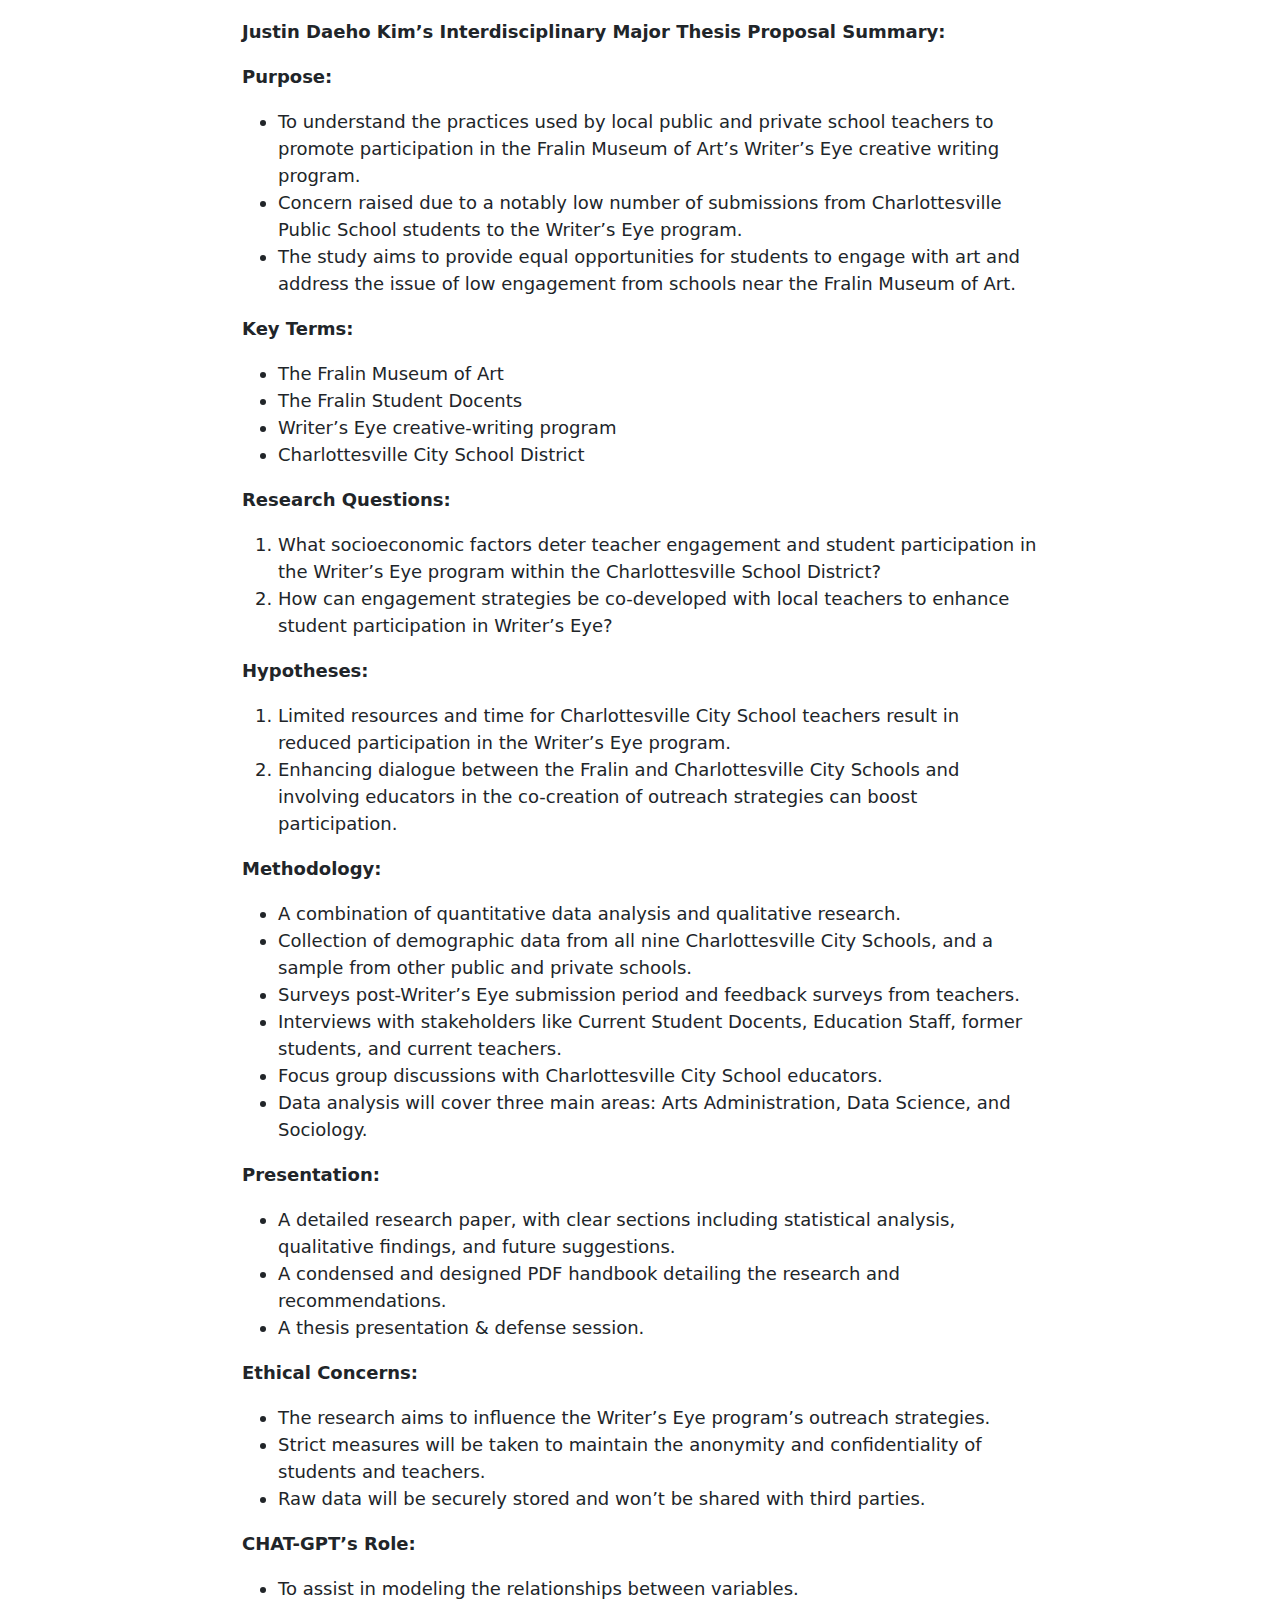
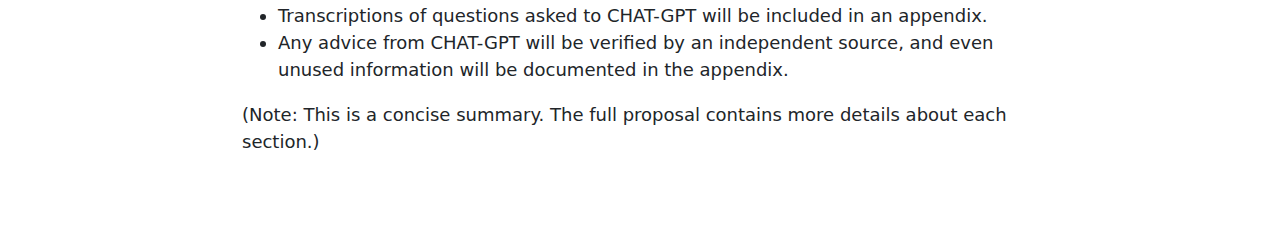
<file: chapters/notes/kim.html>
<!DOCTYPE html>
<html xmlns="http://www.w3.org/1999/xhtml" lang="en" xml:lang="en"><head>

<meta charset="utf-8">
<meta name="generator" content="quarto-1.2.262">

<meta name="viewport" content="width=device-width, initial-scale=1.0, user-scalable=yes">


<title>kim</title>
<style>
code{white-space: pre-wrap;}
span.smallcaps{font-variant: small-caps;}
div.columns{display: flex; gap: min(4vw, 1.5em);}
div.column{flex: auto; overflow-x: auto;}
div.hanging-indent{margin-left: 1.5em; text-indent: -1.5em;}
ul.task-list{list-style: none;}
ul.task-list li input[type="checkbox"] {
  width: 0.8em;
  margin: 0 0.8em 0.2em -1.6em;
  vertical-align: middle;
}
</style>


<script src="kim_files/libs/clipboard/clipboard.min.js"></script>
<script src="kim_files/libs/quarto-html/quarto.js"></script>
<script src="kim_files/libs/quarto-html/popper.min.js"></script>
<script src="kim_files/libs/quarto-html/tippy.umd.min.js"></script>
<script src="kim_files/libs/quarto-html/anchor.min.js"></script>
<link href="kim_files/libs/quarto-html/tippy.css" rel="stylesheet">
<link href="kim_files/libs/quarto-html/quarto-syntax-highlighting.css" rel="stylesheet" id="quarto-text-highlighting-styles">
<script src="kim_files/libs/bootstrap/bootstrap.min.js"></script>
<link href="kim_files/libs/bootstrap/bootstrap-icons.css" rel="stylesheet">
<link href="kim_files/libs/bootstrap/bootstrap.min.css" rel="stylesheet" id="quarto-bootstrap" data-mode="light">


</head>

<body class="fullcontent">

<div id="quarto-content" class="page-columns page-rows-contents page-layout-article">

<main class="content" id="quarto-document-content">



<p><strong>Justin Daeho Kim’s Interdisciplinary Major Thesis Proposal Summary:</strong></p>
<p><strong>Purpose:</strong></p>
<ul>
<li>To understand the practices used by local public and private school teachers to promote participation in the Fralin Museum of Art’s Writer’s Eye creative writing program.</li>
<li>Concern raised due to a notably low number of submissions from Charlottesville Public School students to the Writer’s Eye program.</li>
<li>The study aims to provide equal opportunities for students to engage with art and address the issue of low engagement from schools near the Fralin Museum of Art.</li>
</ul>
<p><strong>Key Terms:</strong></p>
<ul>
<li>The Fralin Museum of Art</li>
<li>The Fralin Student Docents</li>
<li>Writer’s Eye creative-writing program</li>
<li>Charlottesville City School District</li>
</ul>
<p><strong>Research Questions:</strong></p>
<ol type="1">
<li>What socioeconomic factors deter teacher engagement and student participation in the Writer’s Eye program within the Charlottesville School District?</li>
<li>How can engagement strategies be co-developed with local teachers to enhance student participation in Writer’s Eye?</li>
</ol>
<p><strong>Hypotheses:</strong></p>
<ol type="1">
<li>Limited resources and time for Charlottesville City School teachers result in reduced participation in the Writer’s Eye program.</li>
<li>Enhancing dialogue between the Fralin and Charlottesville City Schools and involving educators in the co-creation of outreach strategies can boost participation.</li>
</ol>
<p><strong>Methodology:</strong></p>
<ul>
<li>A combination of quantitative data analysis and qualitative research.</li>
<li>Collection of demographic data from all nine Charlottesville City Schools, and a sample from other public and private schools.</li>
<li>Surveys post-Writer’s Eye submission period and feedback surveys from teachers.</li>
<li>Interviews with stakeholders like Current Student Docents, Education Staff, former students, and current teachers.</li>
<li>Focus group discussions with Charlottesville City School educators.</li>
<li>Data analysis will cover three main areas: Arts Administration, Data Science, and Sociology.</li>
</ul>
<p><strong>Presentation:</strong></p>
<ul>
<li>A detailed research paper, with clear sections including statistical analysis, qualitative findings, and future suggestions.</li>
<li>A condensed and designed PDF handbook detailing the research and recommendations.</li>
<li>A thesis presentation &amp; defense session.</li>
</ul>
<p><strong>Ethical Concerns:</strong></p>
<ul>
<li>The research aims to influence the Writer’s Eye program’s outreach strategies.</li>
<li>Strict measures will be taken to maintain the anonymity and confidentiality of students and teachers.</li>
<li>Raw data will be securely stored and won’t be shared with third parties.</li>
</ul>
<p><strong>CHAT-GPT’s Role:</strong></p>
<ul>
<li>To assist in modeling the relationships between variables.</li>
<li>Transcriptions of questions asked to CHAT-GPT will be included in an appendix.</li>
<li>Any advice from CHAT-GPT will be verified by an independent source, and even unused information will be documented in the appendix.</li>
</ul>
<p>(Note: This is a concise summary. The full proposal contains more details about each section.)</p>

</main>
<!-- /main column -->
<script id="quarto-html-after-body" type="application/javascript">
window.document.addEventListener("DOMContentLoaded", function (event) {
  const toggleBodyColorMode = (bsSheetEl) => {
    const mode = bsSheetEl.getAttribute("data-mode");
    const bodyEl = window.document.querySelector("body");
    if (mode === "dark") {
      bodyEl.classList.add("quarto-dark");
      bodyEl.classList.remove("quarto-light");
    } else {
      bodyEl.classList.add("quarto-light");
      bodyEl.classList.remove("quarto-dark");
    }
  }
  const toggleBodyColorPrimary = () => {
    const bsSheetEl = window.document.querySelector("link#quarto-bootstrap");
    if (bsSheetEl) {
      toggleBodyColorMode(bsSheetEl);
    }
  }
  toggleBodyColorPrimary();  
  const icon = "";
  const anchorJS = new window.AnchorJS();
  anchorJS.options = {
    placement: 'right',
    icon: icon
  };
  anchorJS.add('.anchored');
  const clipboard = new window.ClipboardJS('.code-copy-button', {
    target: function(trigger) {
      return trigger.previousElementSibling;
    }
  });
  clipboard.on('success', function(e) {
    // button target
    const button = e.trigger;
    // don't keep focus
    button.blur();
    // flash "checked"
    button.classList.add('code-copy-button-checked');
    var currentTitle = button.getAttribute("title");
    button.setAttribute("title", "Copied!");
    let tooltip;
    if (window.bootstrap) {
      button.setAttribute("data-bs-toggle", "tooltip");
      button.setAttribute("data-bs-placement", "left");
      button.setAttribute("data-bs-title", "Copied!");
      tooltip = new bootstrap.Tooltip(button, 
        { trigger: "manual", 
          customClass: "code-copy-button-tooltip",
          offset: [0, -8]});
      tooltip.show();    
    }
    setTimeout(function() {
      if (tooltip) {
        tooltip.hide();
        button.removeAttribute("data-bs-title");
        button.removeAttribute("data-bs-toggle");
        button.removeAttribute("data-bs-placement");
      }
      button.setAttribute("title", currentTitle);
      button.classList.remove('code-copy-button-checked');
    }, 1000);
    // clear code selection
    e.clearSelection();
  });
  function tippyHover(el, contentFn) {
    const config = {
      allowHTML: true,
      content: contentFn,
      maxWidth: 500,
      delay: 100,
      arrow: false,
      appendTo: function(el) {
          return el.parentElement;
      },
      interactive: true,
      interactiveBorder: 10,
      theme: 'quarto',
      placement: 'bottom-start'
    };
    window.tippy(el, config); 
  }
  const noterefs = window.document.querySelectorAll('a[role="doc-noteref"]');
  for (var i=0; i<noterefs.length; i++) {
    const ref = noterefs[i];
    tippyHover(ref, function() {
      // use id or data attribute instead here
      let href = ref.getAttribute('data-footnote-href') || ref.getAttribute('href');
      try { href = new URL(href).hash; } catch {}
      const id = href.replace(/^#\/?/, "");
      const note = window.document.getElementById(id);
      return note.innerHTML;
    });
  }
  const findCites = (el) => {
    const parentEl = el.parentElement;
    if (parentEl) {
      const cites = parentEl.dataset.cites;
      if (cites) {
        return {
          el,
          cites: cites.split(' ')
        };
      } else {
        return findCites(el.parentElement)
      }
    } else {
      return undefined;
    }
  };
  var bibliorefs = window.document.querySelectorAll('a[role="doc-biblioref"]');
  for (var i=0; i<bibliorefs.length; i++) {
    const ref = bibliorefs[i];
    const citeInfo = findCites(ref);
    if (citeInfo) {
      tippyHover(citeInfo.el, function() {
        var popup = window.document.createElement('div');
        citeInfo.cites.forEach(function(cite) {
          var citeDiv = window.document.createElement('div');
          citeDiv.classList.add('hanging-indent');
          citeDiv.classList.add('csl-entry');
          var biblioDiv = window.document.getElementById('ref-' + cite);
          if (biblioDiv) {
            citeDiv.innerHTML = biblioDiv.innerHTML;
          }
          popup.appendChild(citeDiv);
        });
        return popup.innerHTML;
      });
    }
  }
});
</script>
</div> <!-- /content -->



</body></html>
</file>
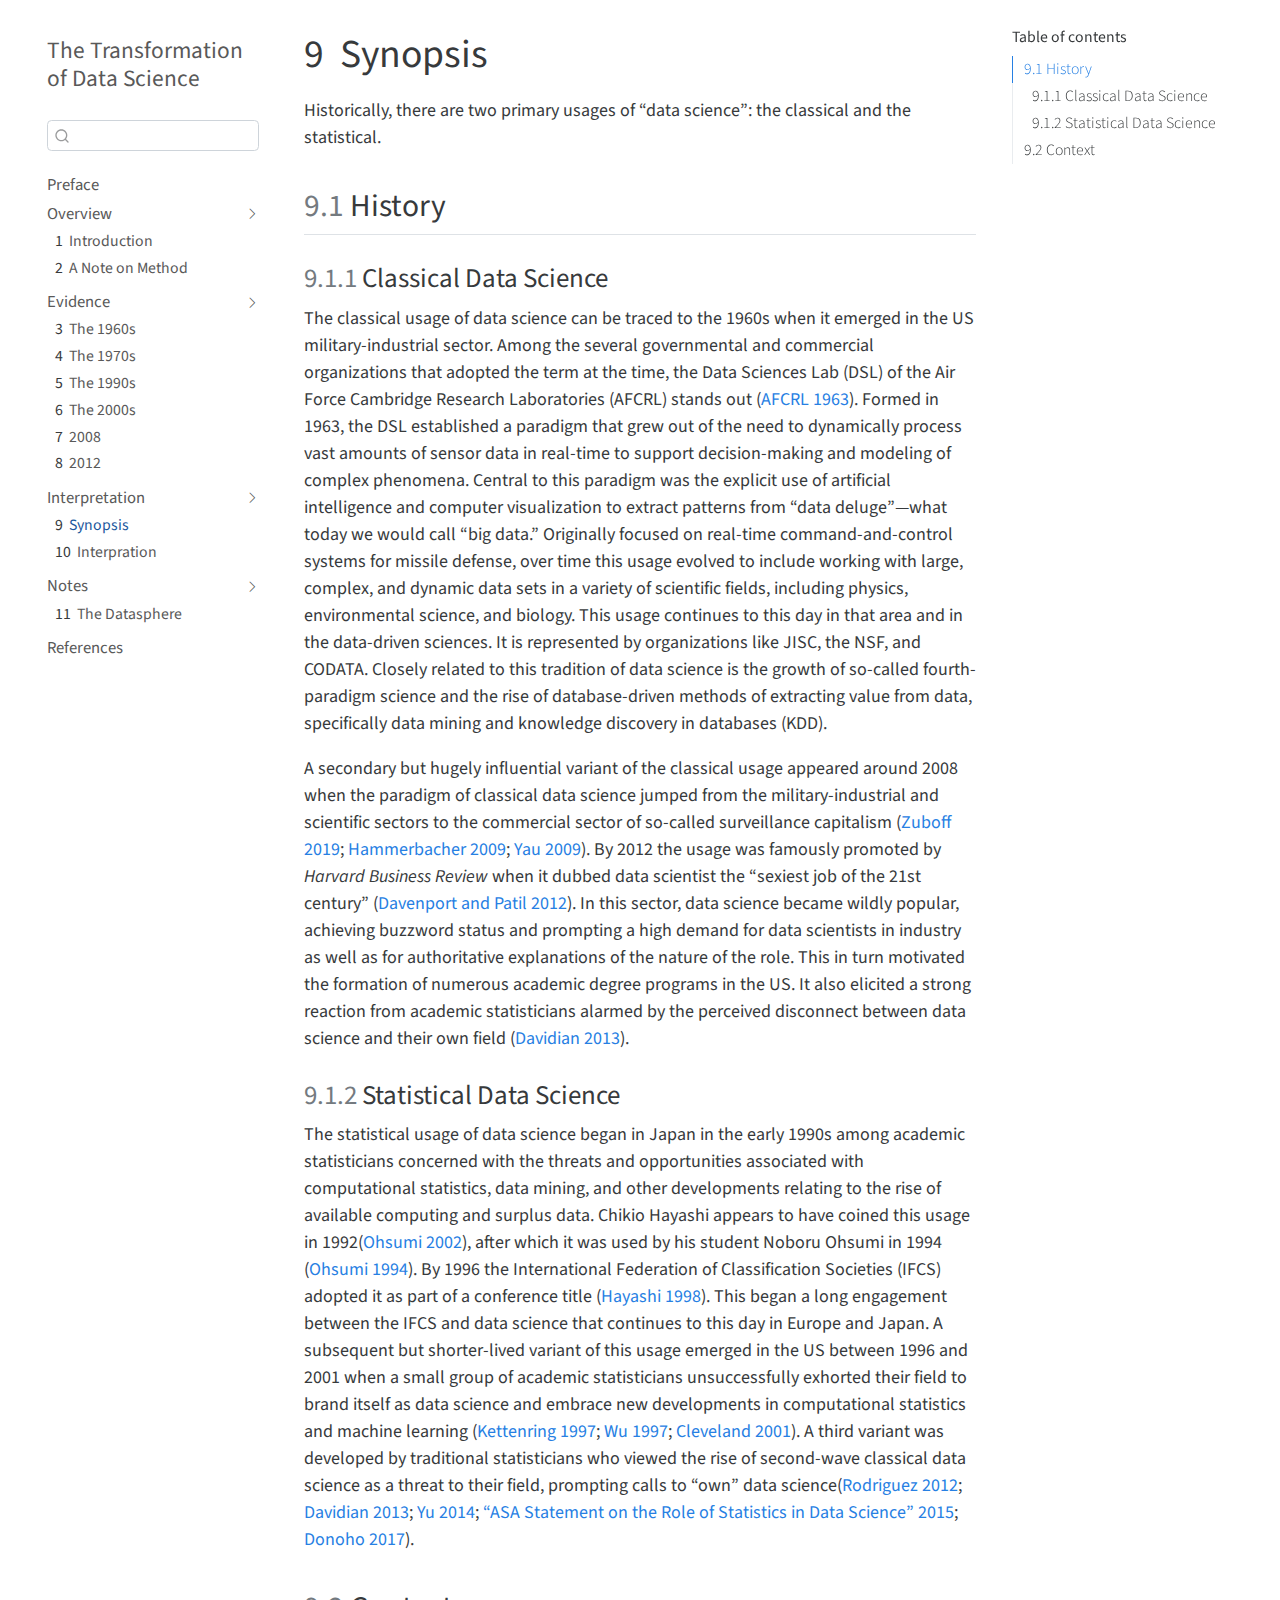
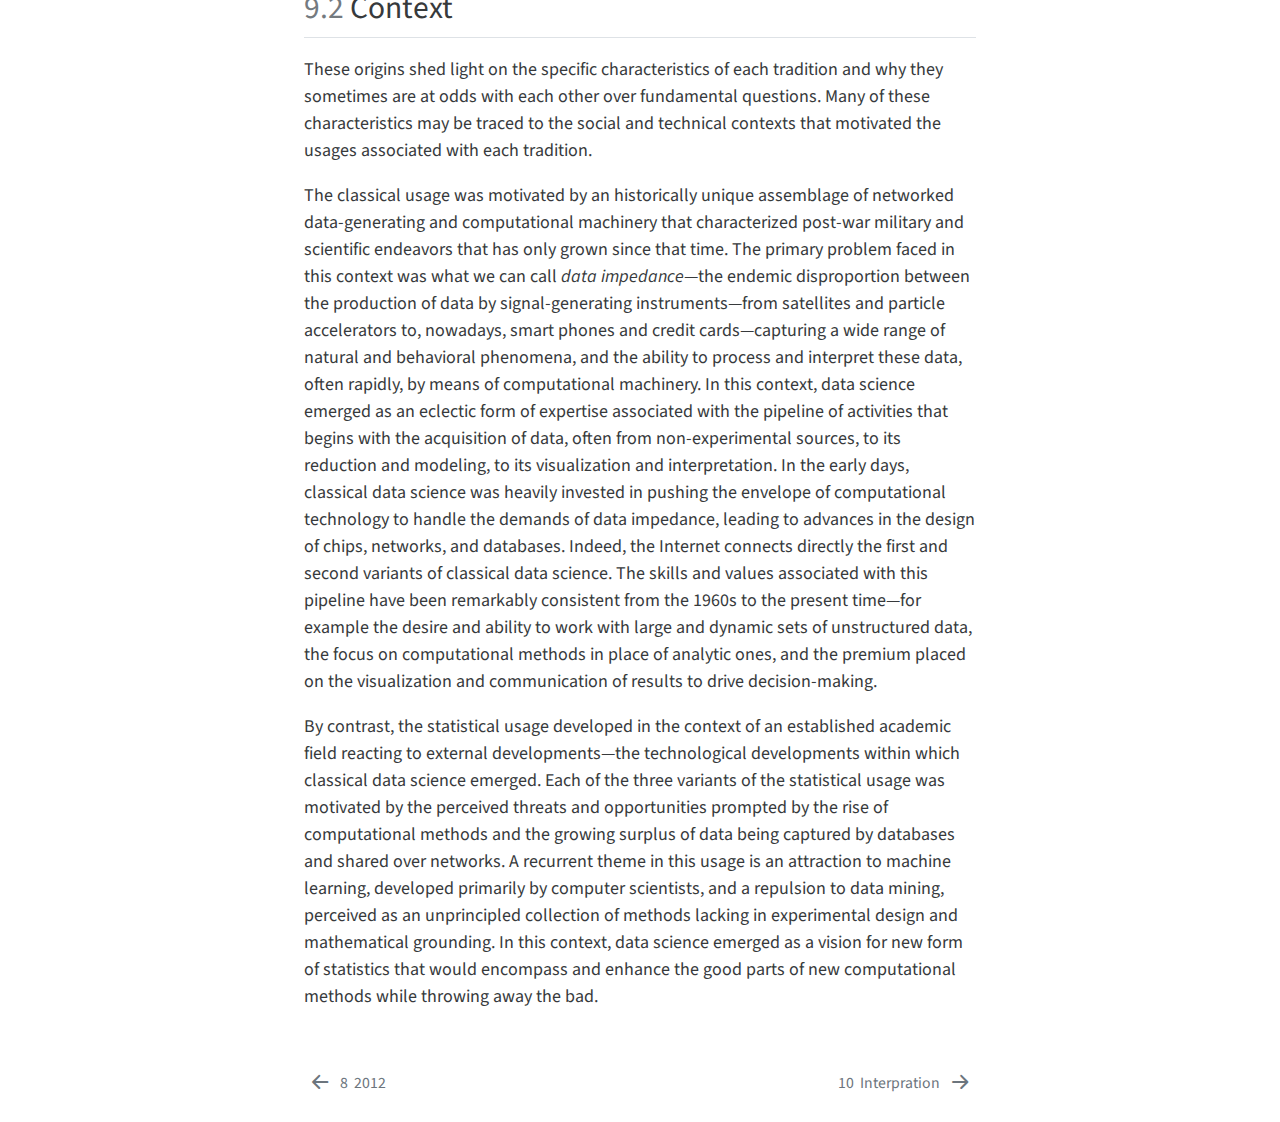
<file: docs/chapters/00-synopsis.html>
<!DOCTYPE html>
<html xmlns="http://www.w3.org/1999/xhtml" lang="en" xml:lang="en"><head>

<meta charset="utf-8">
<meta name="generator" content="quarto-1.2.262">

<meta name="viewport" content="width=device-width, initial-scale=1.0, user-scalable=yes">


<title>The Transformation of Data Science - 9&nbsp; Synopsis</title>
<style>
code{white-space: pre-wrap;}
span.smallcaps{font-variant: small-caps;}
div.columns{display: flex; gap: min(4vw, 1.5em);}
div.column{flex: auto; overflow-x: auto;}
div.hanging-indent{margin-left: 1.5em; text-indent: -1.5em;}
ul.task-list{list-style: none;}
ul.task-list li input[type="checkbox"] {
  width: 0.8em;
  margin: 0 0.8em 0.2em -1.6em;
  vertical-align: middle;
}
div.csl-bib-body { }
div.csl-entry {
  clear: both;
}
.hanging div.csl-entry {
  margin-left:2em;
  text-indent:-2em;
}
div.csl-left-margin {
  min-width:2em;
  float:left;
}
div.csl-right-inline {
  margin-left:2em;
  padding-left:1em;
}
div.csl-indent {
  margin-left: 2em;
}
</style>


<script src="../site_libs/quarto-nav/quarto-nav.js"></script>
<script src="../site_libs/quarto-nav/headroom.min.js"></script>
<script src="../site_libs/clipboard/clipboard.min.js"></script>
<script src="../site_libs/quarto-search/autocomplete.umd.js"></script>
<script src="../site_libs/quarto-search/fuse.min.js"></script>
<script src="../site_libs/quarto-search/quarto-search.js"></script>
<meta name="quarto:offset" content="../">
<link href="../chapters/08-history-interpretation.html" rel="next">
<link href="../chapters/07-history-disconnect.html" rel="prev">
<script src="../site_libs/quarto-html/quarto.js"></script>
<script src="../site_libs/quarto-html/popper.min.js"></script>
<script src="../site_libs/quarto-html/tippy.umd.min.js"></script>
<script src="../site_libs/quarto-html/anchor.min.js"></script>
<link href="../site_libs/quarto-html/tippy.css" rel="stylesheet">
<link href="../site_libs/quarto-html/quarto-syntax-highlighting.css" rel="stylesheet" id="quarto-text-highlighting-styles">
<script src="../site_libs/bootstrap/bootstrap.min.js"></script>
<link href="../site_libs/bootstrap/bootstrap-icons.css" rel="stylesheet">
<link href="../site_libs/bootstrap/bootstrap.min.css" rel="stylesheet" id="quarto-bootstrap" data-mode="light">
<script id="quarto-search-options" type="application/json">{
  "location": "sidebar",
  "copy-button": false,
  "collapse-after": 3,
  "panel-placement": "start",
  "type": "textbox",
  "limit": 20,
  "language": {
    "search-no-results-text": "No results",
    "search-matching-documents-text": "matching documents",
    "search-copy-link-title": "Copy link to search",
    "search-hide-matches-text": "Hide additional matches",
    "search-more-match-text": "more match in this document",
    "search-more-matches-text": "more matches in this document",
    "search-clear-button-title": "Clear",
    "search-detached-cancel-button-title": "Cancel",
    "search-submit-button-title": "Submit"
  }
}</script>


</head>

<body class="nav-sidebar floating">

<div id="quarto-search-results"></div>
  <header id="quarto-header" class="headroom fixed-top">
  <nav class="quarto-secondary-nav" data-bs-toggle="collapse" data-bs-target="#quarto-sidebar" aria-controls="quarto-sidebar" aria-expanded="false" aria-label="Toggle sidebar navigation" onclick="if (window.quartoToggleHeadroom) { window.quartoToggleHeadroom(); }">
    <div class="container-fluid d-flex justify-content-between">
      <h1 class="quarto-secondary-nav-title"><span class="chapter-number">9</span>&nbsp; <span class="chapter-title">Synopsis</span></h1>
      <button type="button" class="quarto-btn-toggle btn" aria-label="Show secondary navigation">
        <i class="bi bi-chevron-right"></i>
      </button>
    </div>
  </nav>
</header>
<!-- content -->
<div id="quarto-content" class="quarto-container page-columns page-rows-contents page-layout-article">
<!-- sidebar -->
  <nav id="quarto-sidebar" class="sidebar collapse sidebar-navigation floating overflow-auto">
    <div class="pt-lg-2 mt-2 text-left sidebar-header">
    <div class="sidebar-title mb-0 py-0">
      <a href="../">The Transformation of Data Science</a> 
    </div>
      </div>
      <div class="mt-2 flex-shrink-0 align-items-center">
        <div class="sidebar-search">
        <div id="quarto-search" class="" title="Search"></div>
        </div>
      </div>
    <div class="sidebar-menu-container"> 
    <ul class="list-unstyled mt-1">
        <li class="sidebar-item">
  <div class="sidebar-item-container"> 
  <a href="../index.html" class="sidebar-item-text sidebar-link">Preface</a>
  </div>
</li>
        <li class="sidebar-item sidebar-item-section">
      <div class="sidebar-item-container"> 
            <a class="sidebar-item-text sidebar-link text-start" data-bs-toggle="collapse" data-bs-target="#quarto-sidebar-section-1" aria-expanded="true">Overview</a>
          <a class="sidebar-item-toggle text-start" data-bs-toggle="collapse" data-bs-target="#quarto-sidebar-section-1" aria-expanded="true">
            <i class="bi bi-chevron-right ms-2"></i>
          </a> 
      </div>
      <ul id="quarto-sidebar-section-1" class="collapse list-unstyled sidebar-section depth1 show">  
          <li class="sidebar-item">
  <div class="sidebar-item-container"> 
  <a href="../chapters/01-history-introduction.html" class="sidebar-item-text sidebar-link"><span class="chapter-number">1</span>&nbsp; <span class="chapter-title">Introduction</span></a>
  </div>
</li>
          <li class="sidebar-item">
  <div class="sidebar-item-container"> 
  <a href="../chapters/history-method.html" class="sidebar-item-text sidebar-link"><span class="chapter-number">2</span>&nbsp; <span class="chapter-title">A Note on Method</span></a>
  </div>
</li>
      </ul>
  </li>
        <li class="sidebar-item sidebar-item-section">
      <div class="sidebar-item-container"> 
            <a class="sidebar-item-text sidebar-link text-start" data-bs-toggle="collapse" data-bs-target="#quarto-sidebar-section-2" aria-expanded="true">Evidence</a>
          <a class="sidebar-item-toggle text-start" data-bs-toggle="collapse" data-bs-target="#quarto-sidebar-section-2" aria-expanded="true">
            <i class="bi bi-chevron-right ms-2"></i>
          </a> 
      </div>
      <ul id="quarto-sidebar-section-2" class="collapse list-unstyled sidebar-section depth1 show">  
          <li class="sidebar-item">
  <div class="sidebar-item-container"> 
  <a href="../chapters/02-history-1960s.html" class="sidebar-item-text sidebar-link"><span class="chapter-number">3</span>&nbsp; <span class="chapter-title">The 1960s</span></a>
  </div>
</li>
          <li class="sidebar-item">
  <div class="sidebar-item-container"> 
  <a href="../chapters/03-history-1970s-and-80s.html" class="sidebar-item-text sidebar-link"><span class="chapter-number">4</span>&nbsp; <span class="chapter-title">The 1970s</span></a>
  </div>
</li>
          <li class="sidebar-item">
  <div class="sidebar-item-container"> 
  <a href="../chapters/04-history-1990s.html" class="sidebar-item-text sidebar-link"><span class="chapter-number">5</span>&nbsp; <span class="chapter-title">The 1990s</span></a>
  </div>
</li>
          <li class="sidebar-item">
  <div class="sidebar-item-container"> 
  <a href="../chapters/05-history-2000s.html" class="sidebar-item-text sidebar-link"><span class="chapter-number">6</span>&nbsp; <span class="chapter-title">The 2000s</span></a>
  </div>
</li>
          <li class="sidebar-item">
  <div class="sidebar-item-container"> 
  <a href="../chapters/06-history-2008-2012.html" class="sidebar-item-text sidebar-link"><span class="chapter-number">7</span>&nbsp; <span class="chapter-title">2008</span></a>
  </div>
</li>
          <li class="sidebar-item">
  <div class="sidebar-item-container"> 
  <a href="../chapters/07-history-disconnect.html" class="sidebar-item-text sidebar-link"><span class="chapter-number">8</span>&nbsp; <span class="chapter-title">2012</span></a>
  </div>
</li>
      </ul>
  </li>
        <li class="sidebar-item sidebar-item-section">
      <div class="sidebar-item-container"> 
            <a class="sidebar-item-text sidebar-link text-start" data-bs-toggle="collapse" data-bs-target="#quarto-sidebar-section-3" aria-expanded="true">Interpretation</a>
          <a class="sidebar-item-toggle text-start" data-bs-toggle="collapse" data-bs-target="#quarto-sidebar-section-3" aria-expanded="true">
            <i class="bi bi-chevron-right ms-2"></i>
          </a> 
      </div>
      <ul id="quarto-sidebar-section-3" class="collapse list-unstyled sidebar-section depth1 show">  
          <li class="sidebar-item">
  <div class="sidebar-item-container"> 
  <a href="../chapters/00-synopsis.html" class="sidebar-item-text sidebar-link active"><span class="chapter-number">9</span>&nbsp; <span class="chapter-title">Synopsis</span></a>
  </div>
</li>
          <li class="sidebar-item">
  <div class="sidebar-item-container"> 
  <a href="../chapters/08-history-interpretation.html" class="sidebar-item-text sidebar-link"><span class="chapter-number">10</span>&nbsp; <span class="chapter-title">Interpration</span></a>
  </div>
</li>
      </ul>
  </li>
        <li class="sidebar-item sidebar-item-section">
      <div class="sidebar-item-container"> 
            <a class="sidebar-item-text sidebar-link text-start" data-bs-toggle="collapse" data-bs-target="#quarto-sidebar-section-4" aria-expanded="true">Notes</a>
          <a class="sidebar-item-toggle text-start" data-bs-toggle="collapse" data-bs-target="#quarto-sidebar-section-4" aria-expanded="true">
            <i class="bi bi-chevron-right ms-2"></i>
          </a> 
      </div>
      <ul id="quarto-sidebar-section-4" class="collapse list-unstyled sidebar-section depth1 show">  
          <li class="sidebar-item">
  <div class="sidebar-item-container"> 
  <a href="../chapters/notes/the-datasphere.html" class="sidebar-item-text sidebar-link"><span class="chapter-number">11</span>&nbsp; <span class="chapter-title">The Datasphere</span></a>
  </div>
</li>
      </ul>
  </li>
        <li class="sidebar-item">
  <div class="sidebar-item-container"> 
  <a href="../references.html" class="sidebar-item-text sidebar-link">References</a>
  </div>
</li>
    </ul>
    </div>
</nav>
<!-- margin-sidebar -->
    <div id="quarto-margin-sidebar" class="sidebar margin-sidebar">
        <nav id="TOC" role="doc-toc" class="toc-active">
    <h2 id="toc-title">Table of contents</h2>
   
  <ul>
  <li><a href="#history" id="toc-history" class="nav-link active" data-scroll-target="#history"><span class="toc-section-number">9.1</span>  History</a>
  <ul class="collapse">
  <li><a href="#classical-data-science" id="toc-classical-data-science" class="nav-link" data-scroll-target="#classical-data-science"><span class="toc-section-number">9.1.1</span>  Classical Data Science</a></li>
  <li><a href="#statistical-data-science" id="toc-statistical-data-science" class="nav-link" data-scroll-target="#statistical-data-science"><span class="toc-section-number">9.1.2</span>  Statistical Data Science</a></li>
  </ul></li>
  <li><a href="#context" id="toc-context" class="nav-link" data-scroll-target="#context"><span class="toc-section-number">9.2</span>  Context</a></li>
  </ul>
</nav>
    </div>
<!-- main -->
<main class="content" id="quarto-document-content">

<header id="title-block-header" class="quarto-title-block default">
<div class="quarto-title">
<h1 class="title d-none d-lg-block"><span class="chapter-number">9</span>&nbsp; <span class="chapter-title">Synopsis</span></h1>
</div>



<div class="quarto-title-meta">

    
  
    
  </div>
  

</header>

<!--# Data science today is characterized by an encounter between competing traditions of working with data, each with its distinctive emphases, values, and outlook. These traditions have met and mingle in the context of the academy where they vie for the attention of students, researchers, and those who build and fund data science programs.-->
<!--# A shared understanding of the origins of our words and ideas in this context will allow us to create a rich and unified form of data science that may thrive in the long-term. This historical account is offered to contribute to that shared understanding.-->
<!--#
## Timeline

1.  Origins: A Deluge of Data
2.  Classical Data Science
3.  The Bird Forgets to Sing
4.  The Sexy Science
5.  Aftermath: Let Us Own Data Science
-->
<p>Historically, there are two primary usages of “data science”: the classical and the statistical.</p>
<section id="history" class="level2" data-number="9.1">
<h2 data-number="9.1" class="anchored" data-anchor-id="history"><span class="header-section-number">9.1</span> History</h2>
<section id="classical-data-science" class="level3" data-number="9.1.1">
<h3 data-number="9.1.1" class="anchored" data-anchor-id="classical-data-science"><span class="header-section-number">9.1.1</span> Classical Data Science</h3>
<p>The classical usage of data science can be traced to the 1960s when it emerged in the US military-industrial sector. Among the several governmental and commercial organizations that adopted the term at the time, the Data Sciences Lab (DSL) of the Air Force Cambridge Research Laboratories (AFCRL) stands out <span class="citation" data-cites="afcrl1963">(<a href="../references.html#ref-afcrl1963" role="doc-biblioref">AFCRL 1963</a>)</span>. Formed in 1963, the DSL established a paradigm that grew out of the need to dynamically process vast amounts of sensor data in real-time to support decision-making and modeling of complex phenomena. Central to this paradigm was the explicit use of artificial intelligence and computer visualization to extract patterns from “data deluge”—what today we would call “big data.” Originally focused on real-time command-and-control systems for missile defense, over time this usage evolved to include working with large, complex, and dynamic data sets in a variety of scientific fields, including physics, environmental science, and biology. This usage continues to this day in that area and in the data-driven sciences. It is represented by organizations like JISC, the NSF, and CODATA. Closely related to this tradition of data science is the growth of so-called fourth-paradigm science and the rise of database-driven methods of extracting value from data, specifically data mining and knowledge discovery in databases (KDD).</p>
<p>A secondary but hugely influential variant of the classical usage appeared around 2008 when the paradigm of classical data science jumped from the military-industrial and scientific sectors to the commercial sector of so-called surveillance capitalism <span class="citation" data-cites="zuboff2019 hammerbacher2009 yau2009">(<a href="../references.html#ref-zuboff2019" role="doc-biblioref">Zuboff 2019</a>; <a href="../references.html#ref-hammerbacher2009" role="doc-biblioref">Hammerbacher 2009</a>; <a href="../references.html#ref-yau2009" role="doc-biblioref">Yau 2009</a>)</span>. By 2012 the usage was famously promoted by <em>Harvard Business Review</em> when it dubbed data scientist the “sexiest job of the 21st century” <span class="citation" data-cites="davenport2012">(<a href="../references.html#ref-davenport2012" role="doc-biblioref">Davenport and Patil 2012</a>)</span>. In this sector, data science became wildly popular, achieving buzzword status and prompting a high demand for data scientists in industry as well as for authoritative explanations of the nature of the role. This in turn motivated the formation of numerous academic degree programs in the US. It also elicited a strong reaction from academic statisticians alarmed by the perceived disconnect between data science and their own field <span class="citation" data-cites="davidian2013">(<a href="../references.html#ref-davidian2013" role="doc-biblioref">Davidian 2013</a>)</span>.</p>
</section>
<section id="statistical-data-science" class="level3" data-number="9.1.2">
<h3 data-number="9.1.2" class="anchored" data-anchor-id="statistical-data-science"><span class="header-section-number">9.1.2</span> Statistical Data Science</h3>
<p>The statistical usage of data science began in Japan in the early 1990s among academic statisticians concerned with the threats and opportunities associated with computational statistics, data mining, and other developments relating to the rise of available computing and surplus data. Chikio Hayashi appears to have coined this usage in 1992<span class="citation" data-cites="ohsumi2002">(<a href="../references.html#ref-ohsumi2002" role="doc-biblioref">Ohsumi 2002</a>)</span>, after which it was used by his student Noboru Ohsumi in 1994 <span class="citation" data-cites="ohsumi1994">(<a href="../references.html#ref-ohsumi1994" role="doc-biblioref">Ohsumi 1994</a>)</span>. By 1996 the International Federation of Classification Societies (IFCS) adopted it as part of a conference title <span class="citation" data-cites="hayashi1998a">(<a href="../references.html#ref-hayashi1998a" role="doc-biblioref">Hayashi 1998</a>)</span>. This began a long engagement between the IFCS and data science that continues to this day in Europe and Japan. A subsequent but shorter-lived variant of this usage emerged in the US between 1996 and 2001 when a small group of academic statisticians unsuccessfully exhorted their field to brand itself as data science and embrace new developments in computational statistics and machine learning <span class="citation" data-cites="kettenring1997a wu1997a cleveland2001">(<a href="../references.html#ref-kettenring1997a" role="doc-biblioref">Kettenring 1997</a>; <a href="../references.html#ref-wu1997a" role="doc-biblioref">Wu 1997</a>; <a href="../references.html#ref-cleveland2001" role="doc-biblioref">Cleveland 2001</a>)</span>. A third variant was developed by traditional statisticians who viewed the rise of second-wave classical data science as a threat to their field, prompting calls to “own” data science<span class="citation" data-cites="rodriguez2012 davidian2013 yu2014 asastat2015 donoho2017">(<a href="../references.html#ref-rodriguez2012" role="doc-biblioref">Rodriguez 2012</a>; <a href="../references.html#ref-davidian2013" role="doc-biblioref">Davidian 2013</a>; <a href="../references.html#ref-yu2014" role="doc-biblioref">Yu 2014</a>; <a href="../references.html#ref-asastat2015" role="doc-biblioref"><span>“ASA Statement on the Role of Statistics in Data Science”</span> 2015</a>; <a href="../references.html#ref-donoho2017" role="doc-biblioref">Donoho 2017</a>)</span>.</p>
</section>
</section>
<section id="context" class="level2" data-number="9.2">
<h2 data-number="9.2" class="anchored" data-anchor-id="context"><span class="header-section-number">9.2</span> Context</h2>
<p>These origins shed light on the specific characteristics of each tradition and why they sometimes are at odds with each other over fundamental questions. Many of these characteristics may be traced to the social and technical contexts that motivated the usages associated with each tradition.</p>
<p>The classical usage was motivated by an historically unique assemblage of networked data-generating and computational machinery that characterized post-war military and scientific endeavors that has only grown since that time. The primary problem faced in this context was what we can call <em>data impedance</em>—the endemic disproportion between the production of data by signal-generating instruments—from satellites and particle accelerators to, nowadays, smart phones and credit cards—capturing a wide range of natural and behavioral phenomena, and the ability to process and interpret these data, often rapidly, by means of computational machinery. In this context, data science emerged as an eclectic form of expertise associated with the pipeline of activities that begins with the acquisition of data, often from non-experimental sources, to its reduction and modeling, to its visualization and interpretation. In the early days, classical data science was heavily invested in pushing the envelope of computational technology to handle the demands of data impedance, leading to advances in the design of chips, networks, and databases. Indeed, the Internet connects directly the first and second variants of classical data science. The skills and values associated with this pipeline have been remarkably consistent from the 1960s to the present time—for example the desire and ability to work with large and dynamic sets of unstructured data, the focus on computational methods in place of analytic ones, and the premium placed on the visualization and communication of results to drive decision-making.</p>
<p>By contrast, the statistical usage developed in the context of an established academic field reacting to external developments—the technological developments within which classical data science emerged. Each of the three variants of the statistical usage was motivated by the perceived threats and opportunities prompted by the rise of computational methods and the growing surplus of data being captured by databases and shared over networks. A recurrent theme in this usage is an attraction to machine learning, developed primarily by computer scientists, and a repulsion to data mining, perceived as an unprincipled collection of methods lacking in experimental design and mathematical grounding. In this context, data science emerged as a vision for new form of statistics that would encompass and enhance the good parts of new computational methods while throwing away the bad.</p>
<!--# Although the classical usage of data science has both historical and structural priority over the statistical, within the academy the statistical usage is dominant. This is because classical data science has had, until quite recently, no academic roots, whereas statistics is well established in the academy, where it has long provided the natural, social, and applied sciences a lingua franca of the scientific method. When around 2013 the academy stepped in to meet the demands of workforce development prompted the by second-wave classical data science, and related initiatives coming from fourth-paradigm e-science … -->
<!--# At issue is the relative status of technology and of methods such as data mining. Captured best by Leo Breiman  -->


<div id="refs" class="references csl-bib-body hanging-indent" role="doc-bibliography" style="display: none">
<div id="ref-afcrl1963" class="csl-entry" role="doc-biblioentry">
AFCRL. 1963. <span>“Report on Research at AFCRL: July 1962 - July 1963.”</span> Bedford, Mass.
</div>
<div id="ref-asastat2015" class="csl-entry" role="doc-biblioentry">
<span>“ASA Statement on the Role of Statistics in Data Science.”</span> 2015, August.
</div>
<div id="ref-cleveland2001" class="csl-entry" role="doc-biblioentry">
Cleveland, William S. 2001. <span>“Data Science: An Action Plan for Expanding the Technical Areas of the Field of Statistics.”</span> <em>International Statistical Review / Revue Internationale de Statistique</em> 69 (1): 21–26. <a href="https://doi.org/10.2307/1403527">https://doi.org/10.2307/1403527</a>.
</div>
<div id="ref-davenport2012" class="csl-entry" role="doc-biblioentry">
Davenport, Thomas H., and D. J. Patil. 2012. <span>“Data Scientist: The Sexiest Job of the 21st Century.”</span> <a href="https://hbr.org/2012/10/data-scientist-the-sexiest-job-of-the-21st-century">https://hbr.org/2012/10/data-scientist-the-sexiest-job-of-the-21st-century</a>.
</div>
<div id="ref-davidian2013" class="csl-entry" role="doc-biblioentry">
Davidian, Marie. 2013. <span>“Aren’t We Data Science?”</span> <em>AMSTAT news: the membership magazine of the American Statistical Association</em>, no. 433: 3. <a href="https://dialnet.unirioja.es/servlet/articulo?codigo=4331554">https://dialnet.unirioja.es/servlet/articulo?codigo=4331554</a>.
</div>
<div id="ref-donoho2017" class="csl-entry" role="doc-biblioentry">
Donoho, David. 2017. <span>“50 Years of Data Science.”</span> <em>Journal of Computational and Graphical Statistics</em> 26 (4): 745–66. <a href="https://doi.org/10.1080/10618600.2017.1384734">https://doi.org/10.1080/10618600.2017.1384734</a>.
</div>
<div id="ref-hammerbacher2009" class="csl-entry" role="doc-biblioentry">
Hammerbacher, Jeff. 2009. <span>“Information Platforms and the Rise of the Data Scientist.”</span> In, 7384. O’Reilly Media Sebastopol, CA.
</div>
<div id="ref-hayashi1998a" class="csl-entry" role="doc-biblioentry">
Hayashi, Chikio. 1998. <em>Data Science, Classification, and Related Methods: Proceedings of the Fifth Conference of the International Federation of Classification Societies (IFCS-96), Kobe, Japan, March 27-30, 1996</em>. Kobe, Japan: Springer.
</div>
<div id="ref-kettenring1997a" class="csl-entry" role="doc-biblioentry">
Kettenring, Jon R. 1997. <span>“Shaping Statistics for Success in the 21st Century.”</span> <em>Journal of the American Statistical Association</em> 92 (440): 1229–34. <a href="https://doi.org/10.1080/01621459.1997.10473641">https://doi.org/10.1080/01621459.1997.10473641</a>.
</div>
<div id="ref-ohsumi1994" class="csl-entry" role="doc-biblioentry">
Ohsumi, Noboru. 1994. <span>“New Data and New Tools: A Hypermedia Environment for Navigating Statistical Knowledge in Data Science.”</span> In, 45–54. Berlin: Springer-Verlag.
</div>
<div id="ref-ohsumi2002" class="csl-entry" role="doc-biblioentry">
———. 2002. <span>“Professor Chikio Hayashi.”</span> <em>International Federation of Classification Societies Newsletter</em> 24 (December): 3–5.
</div>
<div id="ref-rodriguez2012" class="csl-entry" role="doc-biblioentry">
Rodriguez, Robert. 2012. <span>“Big Data and Better Data.”</span> <a href="https://magazine.amstat.org/blog/2012/06/01/prescorner/">https://magazine.amstat.org/blog/2012/06/01/prescorner/</a>.
</div>
<div id="ref-wu1997a" class="csl-entry" role="doc-biblioentry">
Wu, C. F. Jeff. 1997. <span>“Statistics = Data Science?”</span>
</div>
<div id="ref-yau2009" class="csl-entry" role="doc-biblioentry">
Yau, Nathan. 2009. <span>“Rise of the Data Scientist.”</span> <a href="https://flowingdata.com/2009/06/04/rise-of-the-data-scientist/">https://flowingdata.com/2009/06/04/rise-of-the-data-scientist/</a>.
</div>
<div id="ref-yu2014" class="csl-entry" role="doc-biblioentry">
Yu, Bin. 2014. <span>“Let Us Own Data Science.”</span> <a href="https://imstat.org/2014/10/01/ims-presidential-address-let-us-own-data-science/">https://imstat.org/2014/10/01/ims-presidential-address-let-us-own-data-science/</a>.
</div>
<div id="ref-zuboff2019" class="csl-entry" role="doc-biblioentry">
Zuboff, Shoshana. 2019. <em>The Age of Surveillance Capitalism: The Fight for a Human Future at the New Frontier of Power</em>. 1 edition. New York: PublicAffairs.
</div>
</div>
</section>

</main> <!-- /main -->
<script id="quarto-html-after-body" type="application/javascript">
window.document.addEventListener("DOMContentLoaded", function (event) {
  const toggleBodyColorMode = (bsSheetEl) => {
    const mode = bsSheetEl.getAttribute("data-mode");
    const bodyEl = window.document.querySelector("body");
    if (mode === "dark") {
      bodyEl.classList.add("quarto-dark");
      bodyEl.classList.remove("quarto-light");
    } else {
      bodyEl.classList.add("quarto-light");
      bodyEl.classList.remove("quarto-dark");
    }
  }
  const toggleBodyColorPrimary = () => {
    const bsSheetEl = window.document.querySelector("link#quarto-bootstrap");
    if (bsSheetEl) {
      toggleBodyColorMode(bsSheetEl);
    }
  }
  toggleBodyColorPrimary();  
  const icon = "";
  const anchorJS = new window.AnchorJS();
  anchorJS.options = {
    placement: 'right',
    icon: icon
  };
  anchorJS.add('.anchored');
  const clipboard = new window.ClipboardJS('.code-copy-button', {
    target: function(trigger) {
      return trigger.previousElementSibling;
    }
  });
  clipboard.on('success', function(e) {
    // button target
    const button = e.trigger;
    // don't keep focus
    button.blur();
    // flash "checked"
    button.classList.add('code-copy-button-checked');
    var currentTitle = button.getAttribute("title");
    button.setAttribute("title", "Copied!");
    let tooltip;
    if (window.bootstrap) {
      button.setAttribute("data-bs-toggle", "tooltip");
      button.setAttribute("data-bs-placement", "left");
      button.setAttribute("data-bs-title", "Copied!");
      tooltip = new bootstrap.Tooltip(button, 
        { trigger: "manual", 
          customClass: "code-copy-button-tooltip",
          offset: [0, -8]});
      tooltip.show();    
    }
    setTimeout(function() {
      if (tooltip) {
        tooltip.hide();
        button.removeAttribute("data-bs-title");
        button.removeAttribute("data-bs-toggle");
        button.removeAttribute("data-bs-placement");
      }
      button.setAttribute("title", currentTitle);
      button.classList.remove('code-copy-button-checked');
    }, 1000);
    // clear code selection
    e.clearSelection();
  });
  function tippyHover(el, contentFn) {
    const config = {
      allowHTML: true,
      content: contentFn,
      maxWidth: 500,
      delay: 100,
      arrow: false,
      appendTo: function(el) {
          return el.parentElement;
      },
      interactive: true,
      interactiveBorder: 10,
      theme: 'quarto',
      placement: 'bottom-start'
    };
    window.tippy(el, config); 
  }
  const noterefs = window.document.querySelectorAll('a[role="doc-noteref"]');
  for (var i=0; i<noterefs.length; i++) {
    const ref = noterefs[i];
    tippyHover(ref, function() {
      // use id or data attribute instead here
      let href = ref.getAttribute('data-footnote-href') || ref.getAttribute('href');
      try { href = new URL(href).hash; } catch {}
      const id = href.replace(/^#\/?/, "");
      const note = window.document.getElementById(id);
      return note.innerHTML;
    });
  }
  const findCites = (el) => {
    const parentEl = el.parentElement;
    if (parentEl) {
      const cites = parentEl.dataset.cites;
      if (cites) {
        return {
          el,
          cites: cites.split(' ')
        };
      } else {
        return findCites(el.parentElement)
      }
    } else {
      return undefined;
    }
  };
  var bibliorefs = window.document.querySelectorAll('a[role="doc-biblioref"]');
  for (var i=0; i<bibliorefs.length; i++) {
    const ref = bibliorefs[i];
    const citeInfo = findCites(ref);
    if (citeInfo) {
      tippyHover(citeInfo.el, function() {
        var popup = window.document.createElement('div');
        citeInfo.cites.forEach(function(cite) {
          var citeDiv = window.document.createElement('div');
          citeDiv.classList.add('hanging-indent');
          citeDiv.classList.add('csl-entry');
          var biblioDiv = window.document.getElementById('ref-' + cite);
          if (biblioDiv) {
            citeDiv.innerHTML = biblioDiv.innerHTML;
          }
          popup.appendChild(citeDiv);
        });
        return popup.innerHTML;
      });
    }
  }
});
</script>
<nav class="page-navigation">
  <div class="nav-page nav-page-previous">
      <a href="../chapters/07-history-disconnect.html" class="pagination-link">
        <i class="bi bi-arrow-left-short"></i> <span class="nav-page-text"><span class="chapter-number">8</span>&nbsp; <span class="chapter-title">2012</span></span>
      </a>          
  </div>
  <div class="nav-page nav-page-next">
      <a href="../chapters/08-history-interpretation.html" class="pagination-link">
        <span class="nav-page-text"><span class="chapter-number">10</span>&nbsp; <span class="chapter-title">Interpration</span></span> <i class="bi bi-arrow-right-short"></i>
      </a>
  </div>
</nav>
</div> <!-- /content -->



</body></html>
</file>
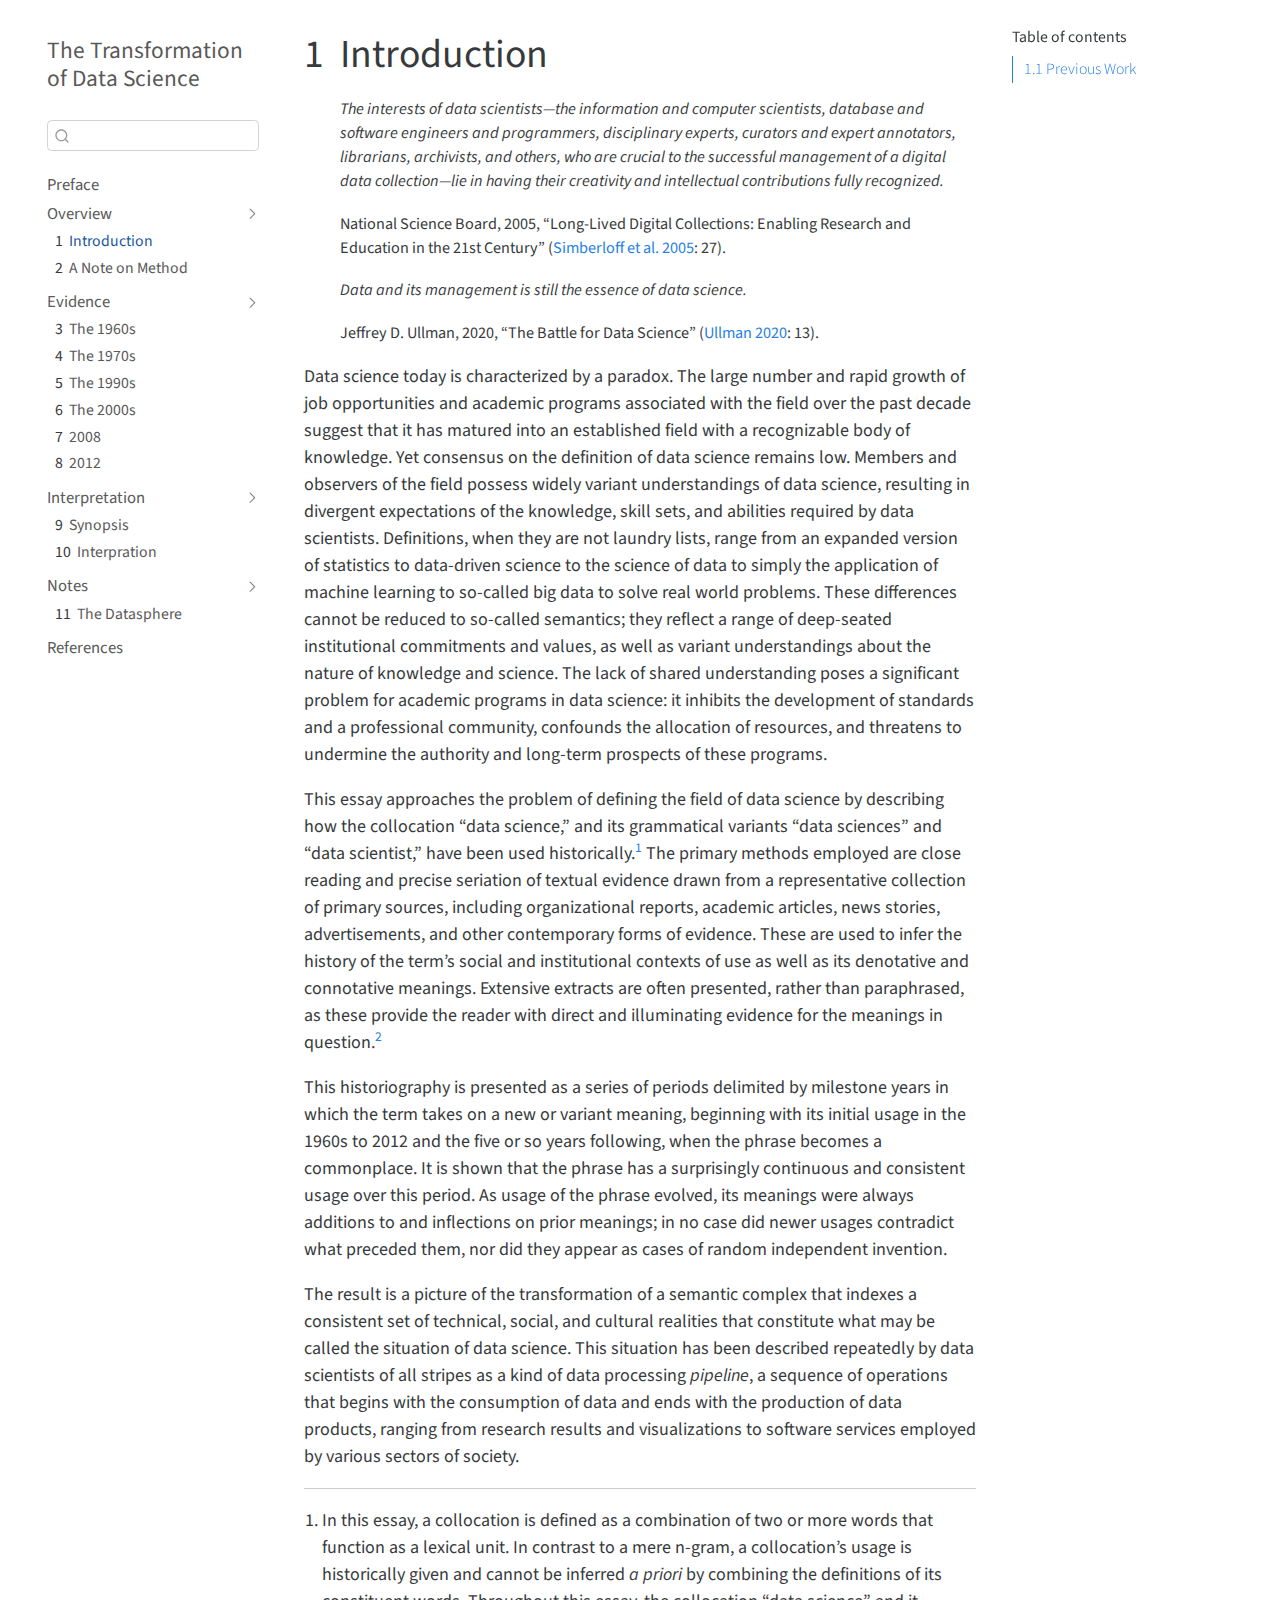
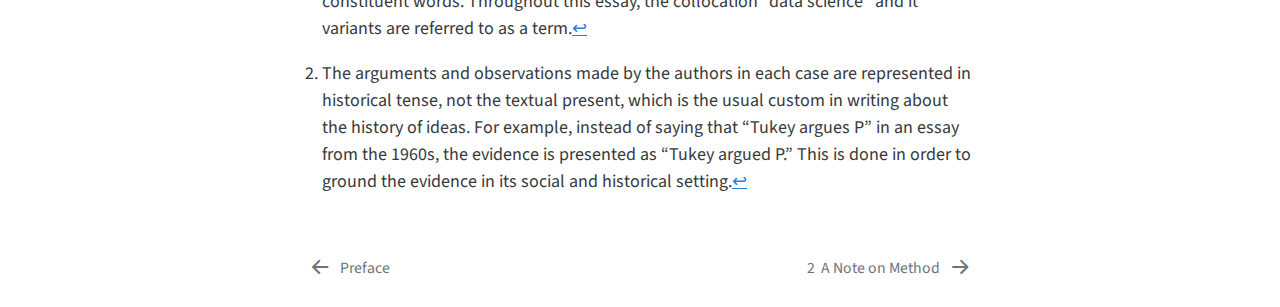
<file: docs/chapters/01-history-introduction.html>
<!DOCTYPE html>
<html xmlns="http://www.w3.org/1999/xhtml" lang="en" xml:lang="en"><head>

<meta charset="utf-8">
<meta name="generator" content="quarto-1.2.262">

<meta name="viewport" content="width=device-width, initial-scale=1.0, user-scalable=yes">


<title>The Transformation of Data Science - 1&nbsp; Introduction</title>
<style>
code{white-space: pre-wrap;}
span.smallcaps{font-variant: small-caps;}
div.columns{display: flex; gap: min(4vw, 1.5em);}
div.column{flex: auto; overflow-x: auto;}
div.hanging-indent{margin-left: 1.5em; text-indent: -1.5em;}
ul.task-list{list-style: none;}
ul.task-list li input[type="checkbox"] {
  width: 0.8em;
  margin: 0 0.8em 0.2em -1.6em;
  vertical-align: middle;
}
div.csl-bib-body { }
div.csl-entry {
  clear: both;
}
.hanging div.csl-entry {
  margin-left:2em;
  text-indent:-2em;
}
div.csl-left-margin {
  min-width:2em;
  float:left;
}
div.csl-right-inline {
  margin-left:2em;
  padding-left:1em;
}
div.csl-indent {
  margin-left: 2em;
}
</style>


<script src="../site_libs/quarto-nav/quarto-nav.js"></script>
<script src="../site_libs/quarto-nav/headroom.min.js"></script>
<script src="../site_libs/clipboard/clipboard.min.js"></script>
<script src="../site_libs/quarto-search/autocomplete.umd.js"></script>
<script src="../site_libs/quarto-search/fuse.min.js"></script>
<script src="../site_libs/quarto-search/quarto-search.js"></script>
<meta name="quarto:offset" content="../">
<link href="../chapters/history-method.html" rel="next">
<link href="../index.html" rel="prev">
<script src="../site_libs/quarto-html/quarto.js"></script>
<script src="../site_libs/quarto-html/popper.min.js"></script>
<script src="../site_libs/quarto-html/tippy.umd.min.js"></script>
<script src="../site_libs/quarto-html/anchor.min.js"></script>
<link href="../site_libs/quarto-html/tippy.css" rel="stylesheet">
<link href="../site_libs/quarto-html/quarto-syntax-highlighting.css" rel="stylesheet" id="quarto-text-highlighting-styles">
<script src="../site_libs/bootstrap/bootstrap.min.js"></script>
<link href="../site_libs/bootstrap/bootstrap-icons.css" rel="stylesheet">
<link href="../site_libs/bootstrap/bootstrap.min.css" rel="stylesheet" id="quarto-bootstrap" data-mode="light">
<script id="quarto-search-options" type="application/json">{
  "location": "sidebar",
  "copy-button": false,
  "collapse-after": 3,
  "panel-placement": "start",
  "type": "textbox",
  "limit": 20,
  "language": {
    "search-no-results-text": "No results",
    "search-matching-documents-text": "matching documents",
    "search-copy-link-title": "Copy link to search",
    "search-hide-matches-text": "Hide additional matches",
    "search-more-match-text": "more match in this document",
    "search-more-matches-text": "more matches in this document",
    "search-clear-button-title": "Clear",
    "search-detached-cancel-button-title": "Cancel",
    "search-submit-button-title": "Submit"
  }
}</script>


</head>

<body class="nav-sidebar floating">

<div id="quarto-search-results"></div>
  <header id="quarto-header" class="headroom fixed-top">
  <nav class="quarto-secondary-nav" data-bs-toggle="collapse" data-bs-target="#quarto-sidebar" aria-controls="quarto-sidebar" aria-expanded="false" aria-label="Toggle sidebar navigation" onclick="if (window.quartoToggleHeadroom) { window.quartoToggleHeadroom(); }">
    <div class="container-fluid d-flex justify-content-between">
      <h1 class="quarto-secondary-nav-title"><span class="chapter-number">1</span>&nbsp; <span class="chapter-title">Introduction</span></h1>
      <button type="button" class="quarto-btn-toggle btn" aria-label="Show secondary navigation">
        <i class="bi bi-chevron-right"></i>
      </button>
    </div>
  </nav>
</header>
<!-- content -->
<div id="quarto-content" class="quarto-container page-columns page-rows-contents page-layout-article">
<!-- sidebar -->
  <nav id="quarto-sidebar" class="sidebar collapse sidebar-navigation floating overflow-auto">
    <div class="pt-lg-2 mt-2 text-left sidebar-header">
    <div class="sidebar-title mb-0 py-0">
      <a href="../">The Transformation of Data Science</a> 
    </div>
      </div>
      <div class="mt-2 flex-shrink-0 align-items-center">
        <div class="sidebar-search">
        <div id="quarto-search" class="" title="Search"></div>
        </div>
      </div>
    <div class="sidebar-menu-container"> 
    <ul class="list-unstyled mt-1">
        <li class="sidebar-item">
  <div class="sidebar-item-container"> 
  <a href="../index.html" class="sidebar-item-text sidebar-link">Preface</a>
  </div>
</li>
        <li class="sidebar-item sidebar-item-section">
      <div class="sidebar-item-container"> 
            <a class="sidebar-item-text sidebar-link text-start" data-bs-toggle="collapse" data-bs-target="#quarto-sidebar-section-1" aria-expanded="true">Overview</a>
          <a class="sidebar-item-toggle text-start" data-bs-toggle="collapse" data-bs-target="#quarto-sidebar-section-1" aria-expanded="true">
            <i class="bi bi-chevron-right ms-2"></i>
          </a> 
      </div>
      <ul id="quarto-sidebar-section-1" class="collapse list-unstyled sidebar-section depth1 show">  
          <li class="sidebar-item">
  <div class="sidebar-item-container"> 
  <a href="../chapters/01-history-introduction.html" class="sidebar-item-text sidebar-link active"><span class="chapter-number">1</span>&nbsp; <span class="chapter-title">Introduction</span></a>
  </div>
</li>
          <li class="sidebar-item">
  <div class="sidebar-item-container"> 
  <a href="../chapters/history-method.html" class="sidebar-item-text sidebar-link"><span class="chapter-number">2</span>&nbsp; <span class="chapter-title">A Note on Method</span></a>
  </div>
</li>
      </ul>
  </li>
        <li class="sidebar-item sidebar-item-section">
      <div class="sidebar-item-container"> 
            <a class="sidebar-item-text sidebar-link text-start" data-bs-toggle="collapse" data-bs-target="#quarto-sidebar-section-2" aria-expanded="true">Evidence</a>
          <a class="sidebar-item-toggle text-start" data-bs-toggle="collapse" data-bs-target="#quarto-sidebar-section-2" aria-expanded="true">
            <i class="bi bi-chevron-right ms-2"></i>
          </a> 
      </div>
      <ul id="quarto-sidebar-section-2" class="collapse list-unstyled sidebar-section depth1 show">  
          <li class="sidebar-item">
  <div class="sidebar-item-container"> 
  <a href="../chapters/02-history-1960s.html" class="sidebar-item-text sidebar-link"><span class="chapter-number">3</span>&nbsp; <span class="chapter-title">The 1960s</span></a>
  </div>
</li>
          <li class="sidebar-item">
  <div class="sidebar-item-container"> 
  <a href="../chapters/03-history-1970s-and-80s.html" class="sidebar-item-text sidebar-link"><span class="chapter-number">4</span>&nbsp; <span class="chapter-title">The 1970s</span></a>
  </div>
</li>
          <li class="sidebar-item">
  <div class="sidebar-item-container"> 
  <a href="../chapters/04-history-1990s.html" class="sidebar-item-text sidebar-link"><span class="chapter-number">5</span>&nbsp; <span class="chapter-title">The 1990s</span></a>
  </div>
</li>
          <li class="sidebar-item">
  <div class="sidebar-item-container"> 
  <a href="../chapters/05-history-2000s.html" class="sidebar-item-text sidebar-link"><span class="chapter-number">6</span>&nbsp; <span class="chapter-title">The 2000s</span></a>
  </div>
</li>
          <li class="sidebar-item">
  <div class="sidebar-item-container"> 
  <a href="../chapters/06-history-2008-2012.html" class="sidebar-item-text sidebar-link"><span class="chapter-number">7</span>&nbsp; <span class="chapter-title">2008</span></a>
  </div>
</li>
          <li class="sidebar-item">
  <div class="sidebar-item-container"> 
  <a href="../chapters/07-history-disconnect.html" class="sidebar-item-text sidebar-link"><span class="chapter-number">8</span>&nbsp; <span class="chapter-title">2012</span></a>
  </div>
</li>
      </ul>
  </li>
        <li class="sidebar-item sidebar-item-section">
      <div class="sidebar-item-container"> 
            <a class="sidebar-item-text sidebar-link text-start" data-bs-toggle="collapse" data-bs-target="#quarto-sidebar-section-3" aria-expanded="true">Interpretation</a>
          <a class="sidebar-item-toggle text-start" data-bs-toggle="collapse" data-bs-target="#quarto-sidebar-section-3" aria-expanded="true">
            <i class="bi bi-chevron-right ms-2"></i>
          </a> 
      </div>
      <ul id="quarto-sidebar-section-3" class="collapse list-unstyled sidebar-section depth1 show">  
          <li class="sidebar-item">
  <div class="sidebar-item-container"> 
  <a href="../chapters/00-synopsis.html" class="sidebar-item-text sidebar-link"><span class="chapter-number">9</span>&nbsp; <span class="chapter-title">Synopsis</span></a>
  </div>
</li>
          <li class="sidebar-item">
  <div class="sidebar-item-container"> 
  <a href="../chapters/08-history-interpretation.html" class="sidebar-item-text sidebar-link"><span class="chapter-number">10</span>&nbsp; <span class="chapter-title">Interpration</span></a>
  </div>
</li>
      </ul>
  </li>
        <li class="sidebar-item sidebar-item-section">
      <div class="sidebar-item-container"> 
            <a class="sidebar-item-text sidebar-link text-start" data-bs-toggle="collapse" data-bs-target="#quarto-sidebar-section-4" aria-expanded="true">Notes</a>
          <a class="sidebar-item-toggle text-start" data-bs-toggle="collapse" data-bs-target="#quarto-sidebar-section-4" aria-expanded="true">
            <i class="bi bi-chevron-right ms-2"></i>
          </a> 
      </div>
      <ul id="quarto-sidebar-section-4" class="collapse list-unstyled sidebar-section depth1 show">  
          <li class="sidebar-item">
  <div class="sidebar-item-container"> 
  <a href="../chapters/notes/the-datasphere.html" class="sidebar-item-text sidebar-link"><span class="chapter-number">11</span>&nbsp; <span class="chapter-title">The Datasphere</span></a>
  </div>
</li>
      </ul>
  </li>
        <li class="sidebar-item">
  <div class="sidebar-item-container"> 
  <a href="../references.html" class="sidebar-item-text sidebar-link">References</a>
  </div>
</li>
    </ul>
    </div>
</nav>
<!-- margin-sidebar -->
    <div id="quarto-margin-sidebar" class="sidebar margin-sidebar">
        <nav id="TOC" role="doc-toc" class="toc-active">
    <h2 id="toc-title">Table of contents</h2>
   
  <ul>
  <li><a href="#previous-work" id="toc-previous-work" class="nav-link active" data-scroll-target="#previous-work"><span class="toc-section-number">1.1</span>  Previous Work</a></li>
  </ul>
</nav>
    </div>
<!-- main -->
<main class="content" id="quarto-document-content">

<header id="title-block-header" class="quarto-title-block default">
<div class="quarto-title">
<h1 class="title d-none d-lg-block"><span class="chapter-number">1</span>&nbsp; <span class="chapter-title">Introduction</span></h1>
</div>



<div class="quarto-title-meta">

    
  
    
  </div>
  

</header>

<div class="epigraph">
<p><em>The interests of data scientists—the information and computer scientists, database and software engineers and programmers, disciplinary experts, curators and expert annotators, librarians, archivists, and others, who are crucial to the successful management of a digital data collection—lie in having their creativity and intellectual contributions fully recognized.</em></p>
<p>National Science Board, 2005, “Long-Lived Digital Collections: Enabling Research and Education in the 21st Century” <span class="citation" data-cites="simberloff2005">(<a href="../references.html#ref-simberloff2005" role="doc-biblioref">Simberloff et al. 2005</a>: 27)</span>.</p>
<p><em>Data and its management is still the essence of data science.</em></p>
<p>Jeffrey D. Ullman, 2020, “The Battle for Data Science” <span class="citation" data-cites="ullman2020">(<a href="../references.html#ref-ullman2020" role="doc-biblioref">Ullman 2020</a>: 13)</span>.</p>
</div>
<p>Data science today is characterized by a paradox. The large number and rapid growth of job opportunities and academic programs associated with the field over the past decade suggest that it has matured into an established field with a recognizable body of knowledge. Yet consensus on the definition of data science remains low. Members and observers of the field possess widely variant understandings of data science, resulting in divergent expectations of the knowledge, skill sets, and abilities required by data scientists. Definitions, when they are not laundry lists, range from an expanded version of statistics to data-driven science to the science of data to simply the application of machine learning to so-called big data to solve real world problems. These differences cannot be reduced to so-called semantics; they reflect a range of deep-seated institutional commitments and values, as well as variant understandings about the nature of knowledge and science. The lack of shared understanding poses a significant problem for academic programs in data science: it inhibits the development of standards and a professional community, confounds the allocation of resources, and threatens to undermine the authority and long-term prospects of these programs.</p>
<p>This essay approaches the problem of defining the field of data science by describing how the collocation “data science,” and its grammatical variants “data sciences” and “data scientist,” have been used historically.<a href="#fn1" class="footnote-ref" id="fnref1" role="doc-noteref"><sup>1</sup></a> The primary methods employed are close reading and precise seriation of textual evidence drawn from a representative collection of primary sources, including organizational reports, academic articles, news stories, advertisements, and other contemporary forms of evidence. These are used to infer the history of the term’s social and institutional contexts of use as well as its denotative and connotative meanings. Extensive extracts are often presented, rather than paraphrased, as these provide the reader with direct and illuminating evidence for the meanings in question.<a href="#fn2" class="footnote-ref" id="fnref2" role="doc-noteref"><sup>2</sup></a></p>
<p>This historiography is presented as a series of periods delimited by milestone years in which the term takes on a new or variant meaning, beginning with its initial usage in the 1960s to 2012 and the five or so years following, when the phrase becomes a commonplace. It is shown that the phrase has a surprisingly continuous and consistent usage over this period. As usage of the phrase evolved, its meanings were always additions to and inflections on prior meanings; in no case did newer usages contradict what preceded them, nor did they appear as cases of random independent invention.</p>
<p>The result is a picture of the transformation of a semantic complex that indexes a consistent set of technical, social, and cultural realities that constitute what may be called the situation of data science. This situation has been described repeatedly by data scientists of all stripes as a kind of data processing <em>pipeline</em>, a sequence of operations that begins with the consumption of data and ends with the production of data products, ranging from research results and visualizations to software services employed by various sectors of society.</p>
<section id="previous-work" class="level2 hidden" data-number="1.1">
<h2 data-number="1.1" class="anchored" data-anchor-id="previous-work"><span class="header-section-number">1.1</span> Previous Work</h2>
<p>Attempts to define data science in a systematic way have appeared throughout its history. This history is covered in what follows. Among contemporary efforts are the following:</p>
<ul>
<li>Donoho [@donoho2017]. Motivated reasoning. Begs the question, incomplete history, specious reasoning.</li>
<li>Cao[@cao2017; @caoDataScienceThinking2018].</li>
<li>McQuillan [@mcquillan2018]. Critical perspective. Not sure if it’s relevant, though.
<ul>
<li>“Data science is not simply a method but an organising idea. That is, an underlying shift in perspective and practices of the kind that Kuhn called a paradigm (Kuhn 1996). This should be appreciated when trying to critique data science based on the occurrence of collateral damage. The commitment to adopting data science in more and more areas of life will not be constrained by limits such as data protection, because it is based on a new normativity. Only a countercultural critique can dissect the conditions that constitute the possibility of data science and propose an alternative.” (254)</li>
<li>“To grasp the essence of data science means examining the algorithmic methods that make data science possible, in particular, forms of machine learning” (254)</li>
<li>“Data science can be understood as an echo of the neo-platonism that informed early modern science in the work of Copernicus and Galileo.” (254)</li>
<li>“Hence, the much-retweeted saying: ‘Data Scientist (n.): Person who is better at statistics than any software engineer and better at software engineering than any statistician.’ (Wills 2012).” (255)</li>
<li>“A broader framework for corrective action can be generated by seeing that data science is in fact more than the sum of its parts; that it represents a new way of structuring thought that draws allegiance from older historical currents and, as an organising idea, redefines observations and norms; and that it has a social momentum derived from both its metaphysical and machinic aspects.” (259)</li>
</ul></li>
<li>Mayernik [@mayernik2023]. Provides a useful comparison to information science.</li>
</ul>
</section>


<div id="refs" class="references csl-bib-body hanging-indent" role="doc-bibliography" style="display: none">
<div id="ref-simberloff2005" class="csl-entry" role="doc-biblioentry">
Simberloff, Daniel, B. C. Barish, K. K. Droegemeier, D. Etter, N. Fedoroff, K. Ford, L. Lanzerotti, A. Leshner, J. Lubchenco, and M. Rossmann. 2005. <span>“Long-Lived Digital Data Collections: Enabling Research and Education in the 21st Century.”</span> <em>National Science Foundation</em>.
</div>
<div id="ref-ullman2020" class="csl-entry" role="doc-biblioentry">
Ullman, J. 2020. <span>“The Battle for Data Science.”</span> <em>IEEE Data Eng. Bull.</em> <a href="https://www.semanticscholar.org/paper/The-Battle-for-Data-Science-Ullman/c0baffd138ca38e3cf75f79e8d8539141e79bb89">https://www.semanticscholar.org/paper/The-Battle-for-Data-Science-Ullman/c0baffd138ca38e3cf75f79e8d8539141e79bb89</a>.
</div>
</div>
<section id="footnotes" class="footnotes footnotes-end-of-document" role="doc-endnotes">
<hr>
<ol>
<li id="fn1"><p>In this essay, a collocation is defined as a combination of two or more words that function as a lexical unit. In contrast to a mere n-gram, a collocation’s usage is historically given and cannot be inferred <em>a priori</em> by combining the definitions of its constituent words. Throughout this essay, the collocation “data science” and it variants are referred to as a term.<a href="#fnref1" class="footnote-back" role="doc-backlink">↩︎</a></p></li>
<li id="fn2"><p>The arguments and observations made by the authors in each case are represented in historical tense, not the textual present, which is the usual custom in writing about the history of ideas. For example, instead of saying that “Tukey argues P” in an essay from the 1960s, the evidence is presented as “Tukey argued P.” This is done in order to ground the evidence in its social and historical setting.<a href="#fnref2" class="footnote-back" role="doc-backlink">↩︎</a></p></li>
</ol>
</section>

</main> <!-- /main -->
<script id="quarto-html-after-body" type="application/javascript">
window.document.addEventListener("DOMContentLoaded", function (event) {
  const toggleBodyColorMode = (bsSheetEl) => {
    const mode = bsSheetEl.getAttribute("data-mode");
    const bodyEl = window.document.querySelector("body");
    if (mode === "dark") {
      bodyEl.classList.add("quarto-dark");
      bodyEl.classList.remove("quarto-light");
    } else {
      bodyEl.classList.add("quarto-light");
      bodyEl.classList.remove("quarto-dark");
    }
  }
  const toggleBodyColorPrimary = () => {
    const bsSheetEl = window.document.querySelector("link#quarto-bootstrap");
    if (bsSheetEl) {
      toggleBodyColorMode(bsSheetEl);
    }
  }
  toggleBodyColorPrimary();  
  const icon = "";
  const anchorJS = new window.AnchorJS();
  anchorJS.options = {
    placement: 'right',
    icon: icon
  };
  anchorJS.add('.anchored');
  const clipboard = new window.ClipboardJS('.code-copy-button', {
    target: function(trigger) {
      return trigger.previousElementSibling;
    }
  });
  clipboard.on('success', function(e) {
    // button target
    const button = e.trigger;
    // don't keep focus
    button.blur();
    // flash "checked"
    button.classList.add('code-copy-button-checked');
    var currentTitle = button.getAttribute("title");
    button.setAttribute("title", "Copied!");
    let tooltip;
    if (window.bootstrap) {
      button.setAttribute("data-bs-toggle", "tooltip");
      button.setAttribute("data-bs-placement", "left");
      button.setAttribute("data-bs-title", "Copied!");
      tooltip = new bootstrap.Tooltip(button, 
        { trigger: "manual", 
          customClass: "code-copy-button-tooltip",
          offset: [0, -8]});
      tooltip.show();    
    }
    setTimeout(function() {
      if (tooltip) {
        tooltip.hide();
        button.removeAttribute("data-bs-title");
        button.removeAttribute("data-bs-toggle");
        button.removeAttribute("data-bs-placement");
      }
      button.setAttribute("title", currentTitle);
      button.classList.remove('code-copy-button-checked');
    }, 1000);
    // clear code selection
    e.clearSelection();
  });
  function tippyHover(el, contentFn) {
    const config = {
      allowHTML: true,
      content: contentFn,
      maxWidth: 500,
      delay: 100,
      arrow: false,
      appendTo: function(el) {
          return el.parentElement;
      },
      interactive: true,
      interactiveBorder: 10,
      theme: 'quarto',
      placement: 'bottom-start'
    };
    window.tippy(el, config); 
  }
  const noterefs = window.document.querySelectorAll('a[role="doc-noteref"]');
  for (var i=0; i<noterefs.length; i++) {
    const ref = noterefs[i];
    tippyHover(ref, function() {
      // use id or data attribute instead here
      let href = ref.getAttribute('data-footnote-href') || ref.getAttribute('href');
      try { href = new URL(href).hash; } catch {}
      const id = href.replace(/^#\/?/, "");
      const note = window.document.getElementById(id);
      return note.innerHTML;
    });
  }
  const findCites = (el) => {
    const parentEl = el.parentElement;
    if (parentEl) {
      const cites = parentEl.dataset.cites;
      if (cites) {
        return {
          el,
          cites: cites.split(' ')
        };
      } else {
        return findCites(el.parentElement)
      }
    } else {
      return undefined;
    }
  };
  var bibliorefs = window.document.querySelectorAll('a[role="doc-biblioref"]');
  for (var i=0; i<bibliorefs.length; i++) {
    const ref = bibliorefs[i];
    const citeInfo = findCites(ref);
    if (citeInfo) {
      tippyHover(citeInfo.el, function() {
        var popup = window.document.createElement('div');
        citeInfo.cites.forEach(function(cite) {
          var citeDiv = window.document.createElement('div');
          citeDiv.classList.add('hanging-indent');
          citeDiv.classList.add('csl-entry');
          var biblioDiv = window.document.getElementById('ref-' + cite);
          if (biblioDiv) {
            citeDiv.innerHTML = biblioDiv.innerHTML;
          }
          popup.appendChild(citeDiv);
        });
        return popup.innerHTML;
      });
    }
  }
});
</script>
<nav class="page-navigation">
  <div class="nav-page nav-page-previous">
      <a href="../index.html" class="pagination-link">
        <i class="bi bi-arrow-left-short"></i> <span class="nav-page-text">Preface</span>
      </a>          
  </div>
  <div class="nav-page nav-page-next">
      <a href="../chapters/history-method.html" class="pagination-link">
        <span class="nav-page-text"><span class="chapter-number">2</span>&nbsp; <span class="chapter-title">A Note on Method</span></span> <i class="bi bi-arrow-right-short"></i>
      </a>
  </div>
</nav>
</div> <!-- /content -->



</body></html>
</file>
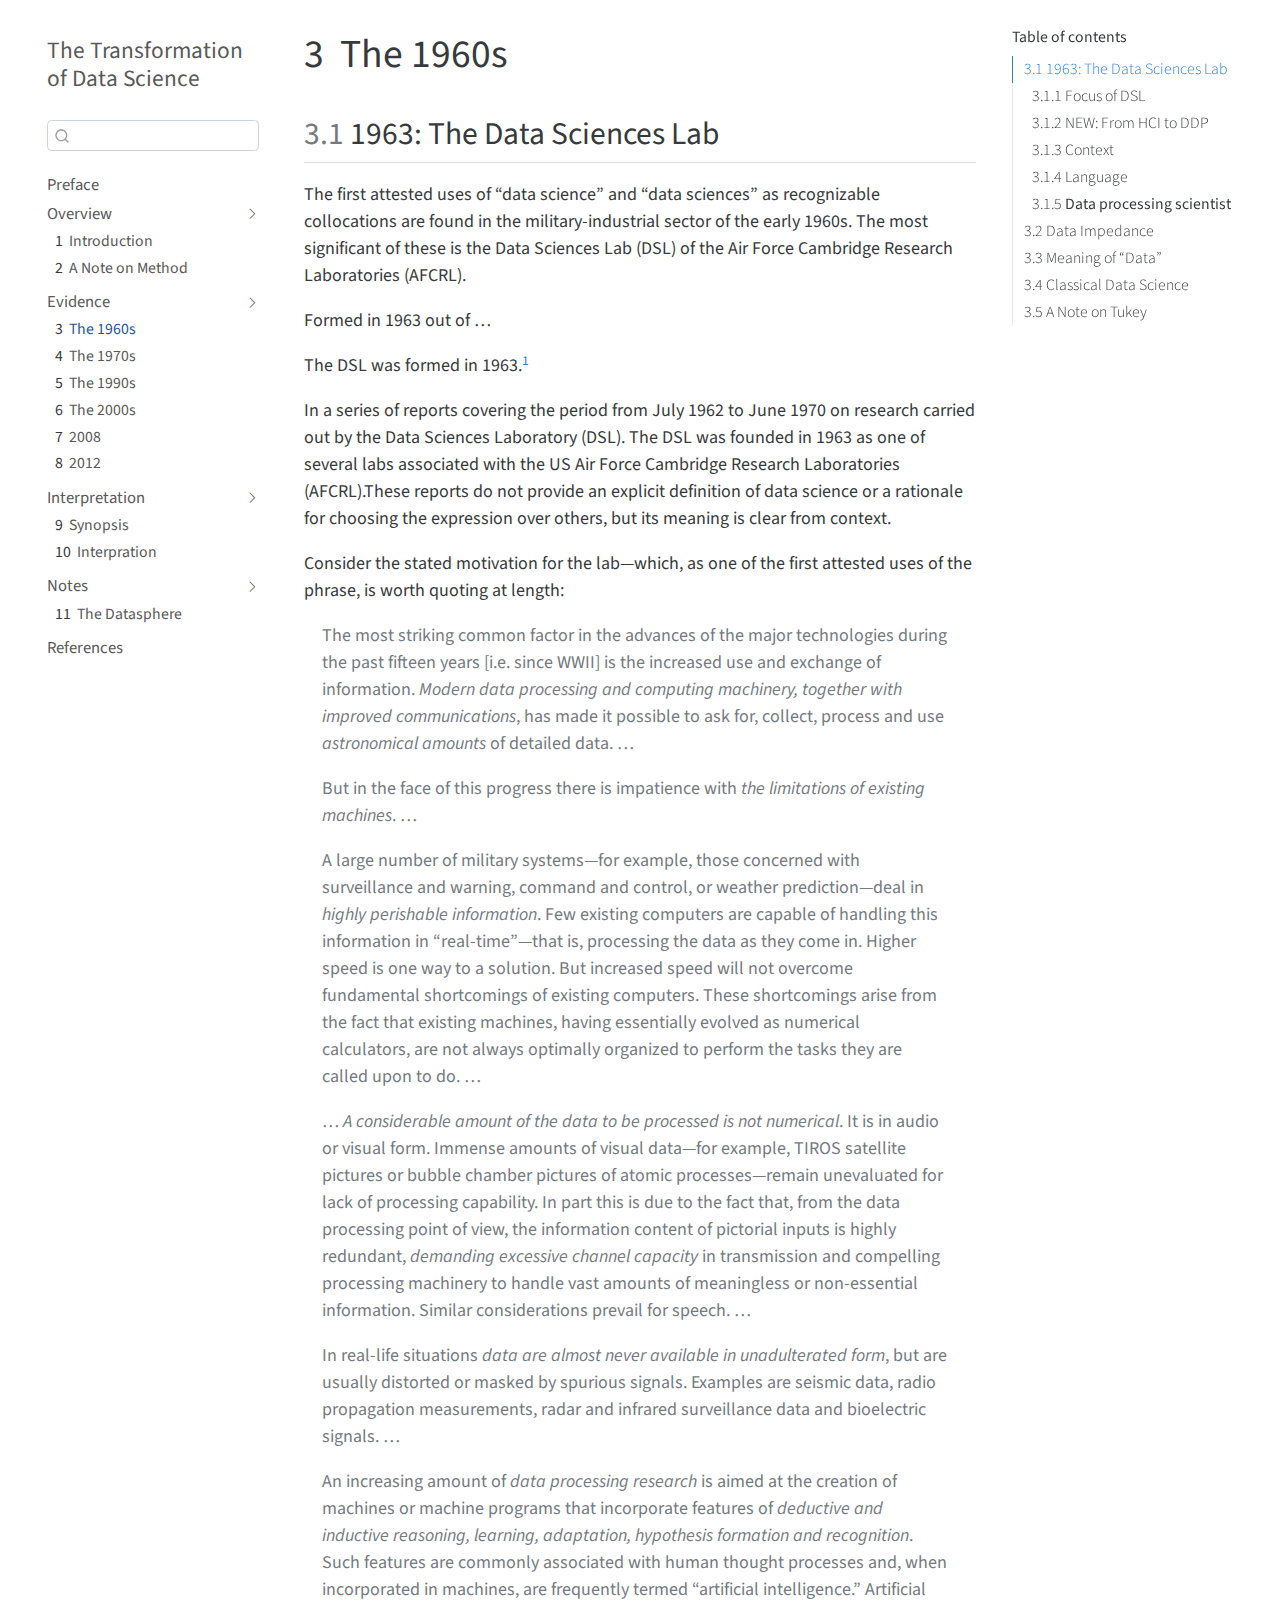
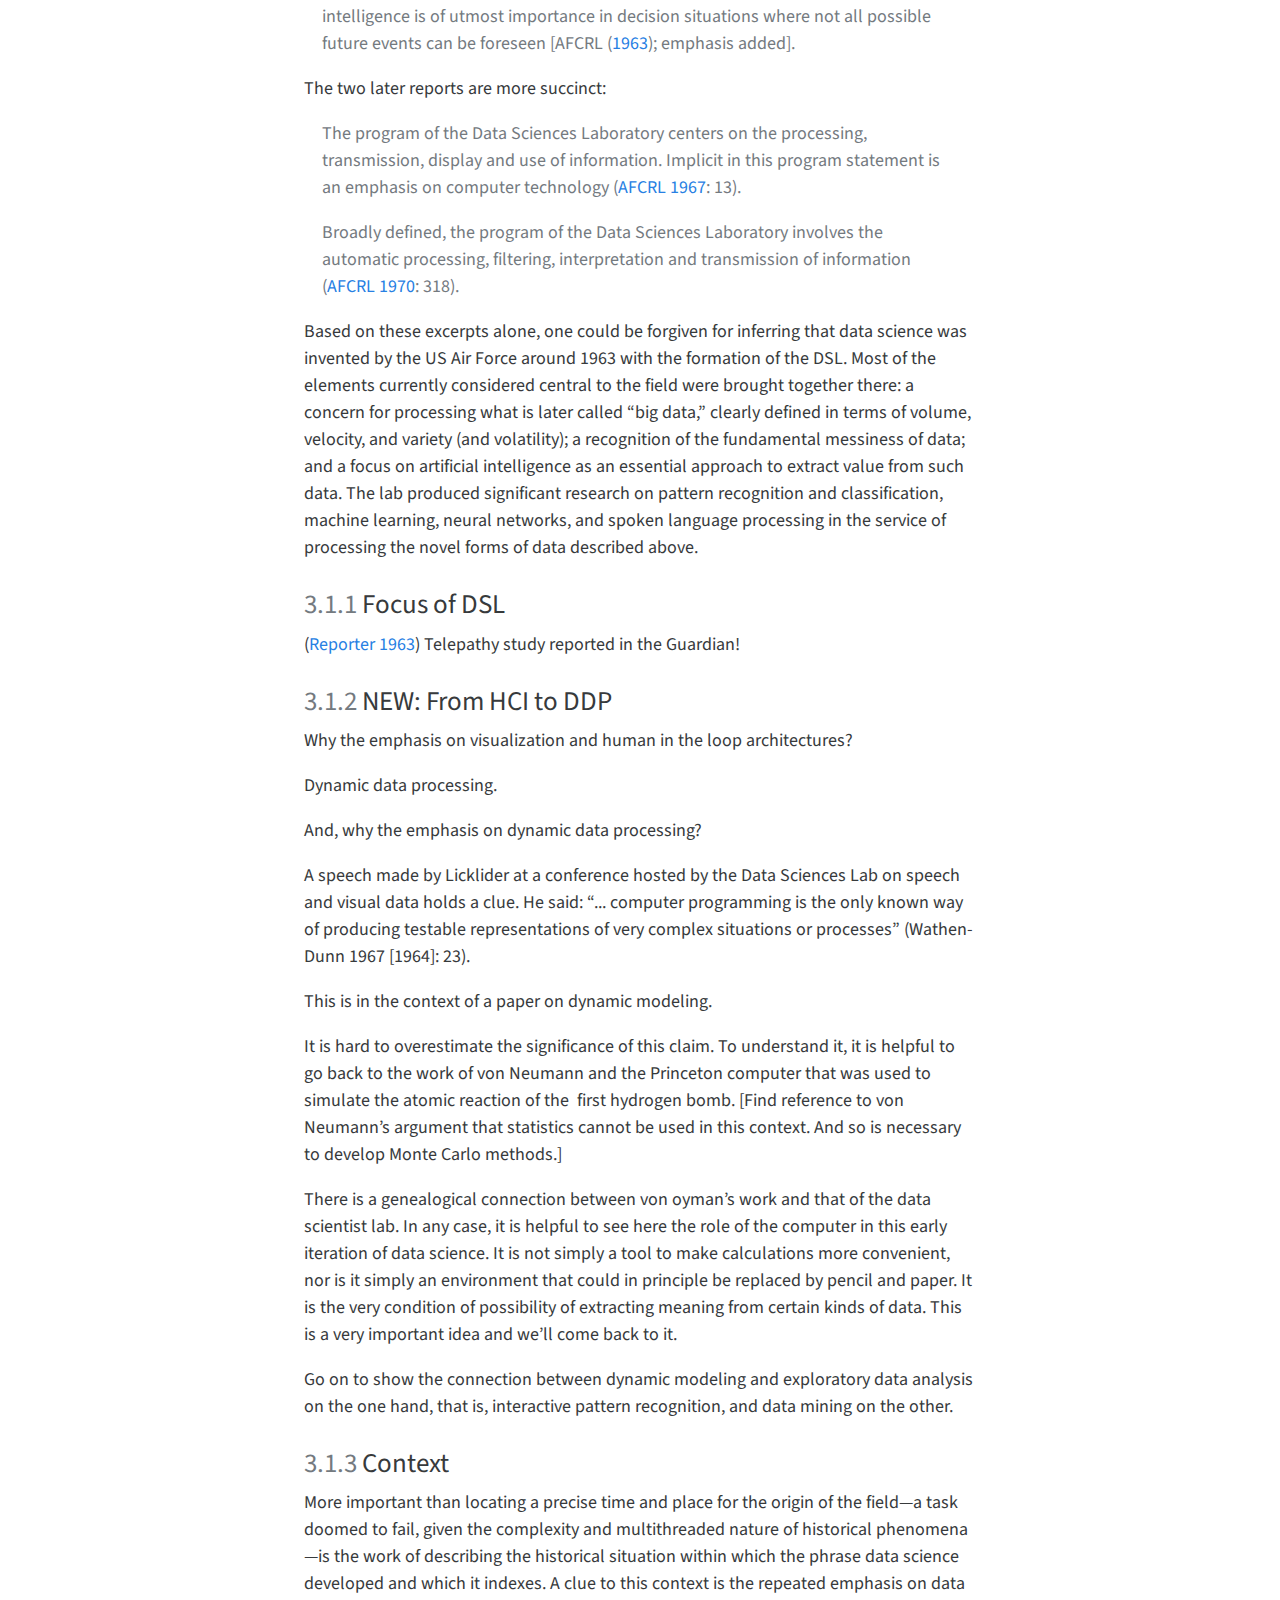
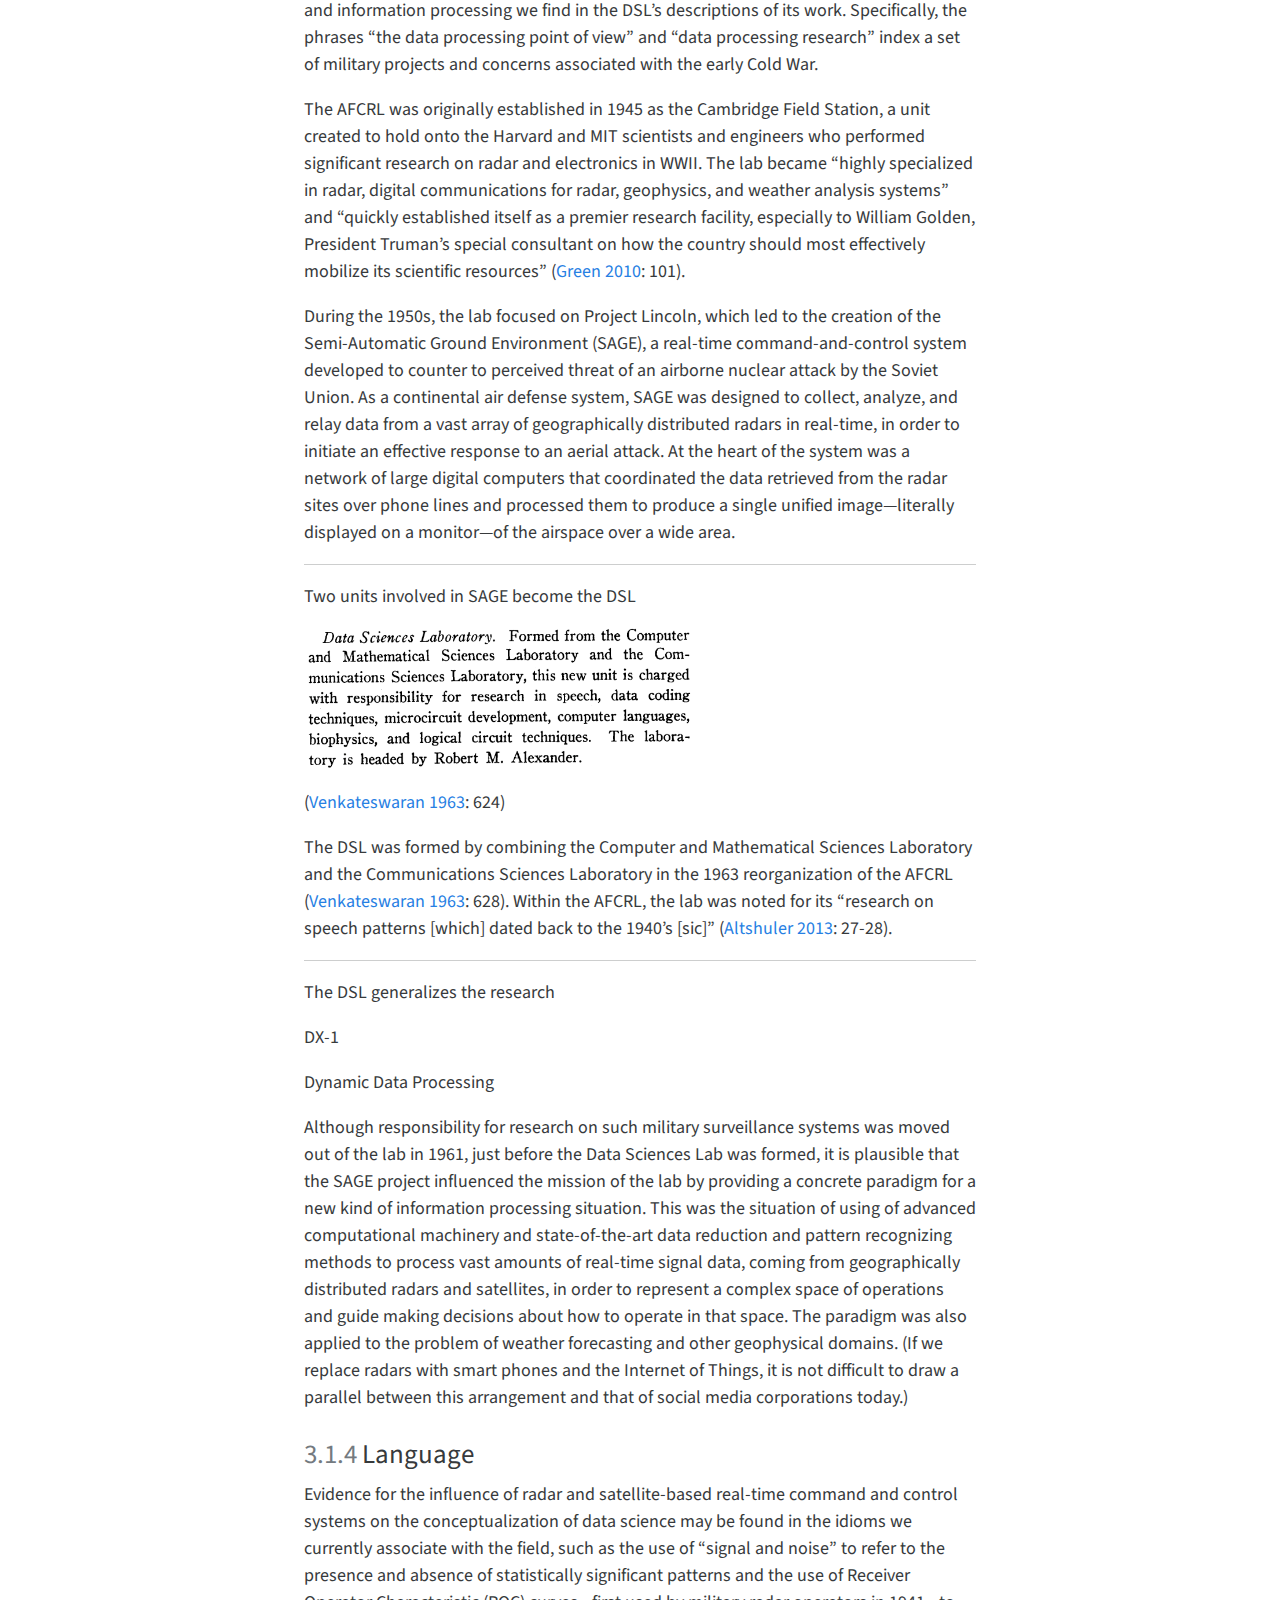
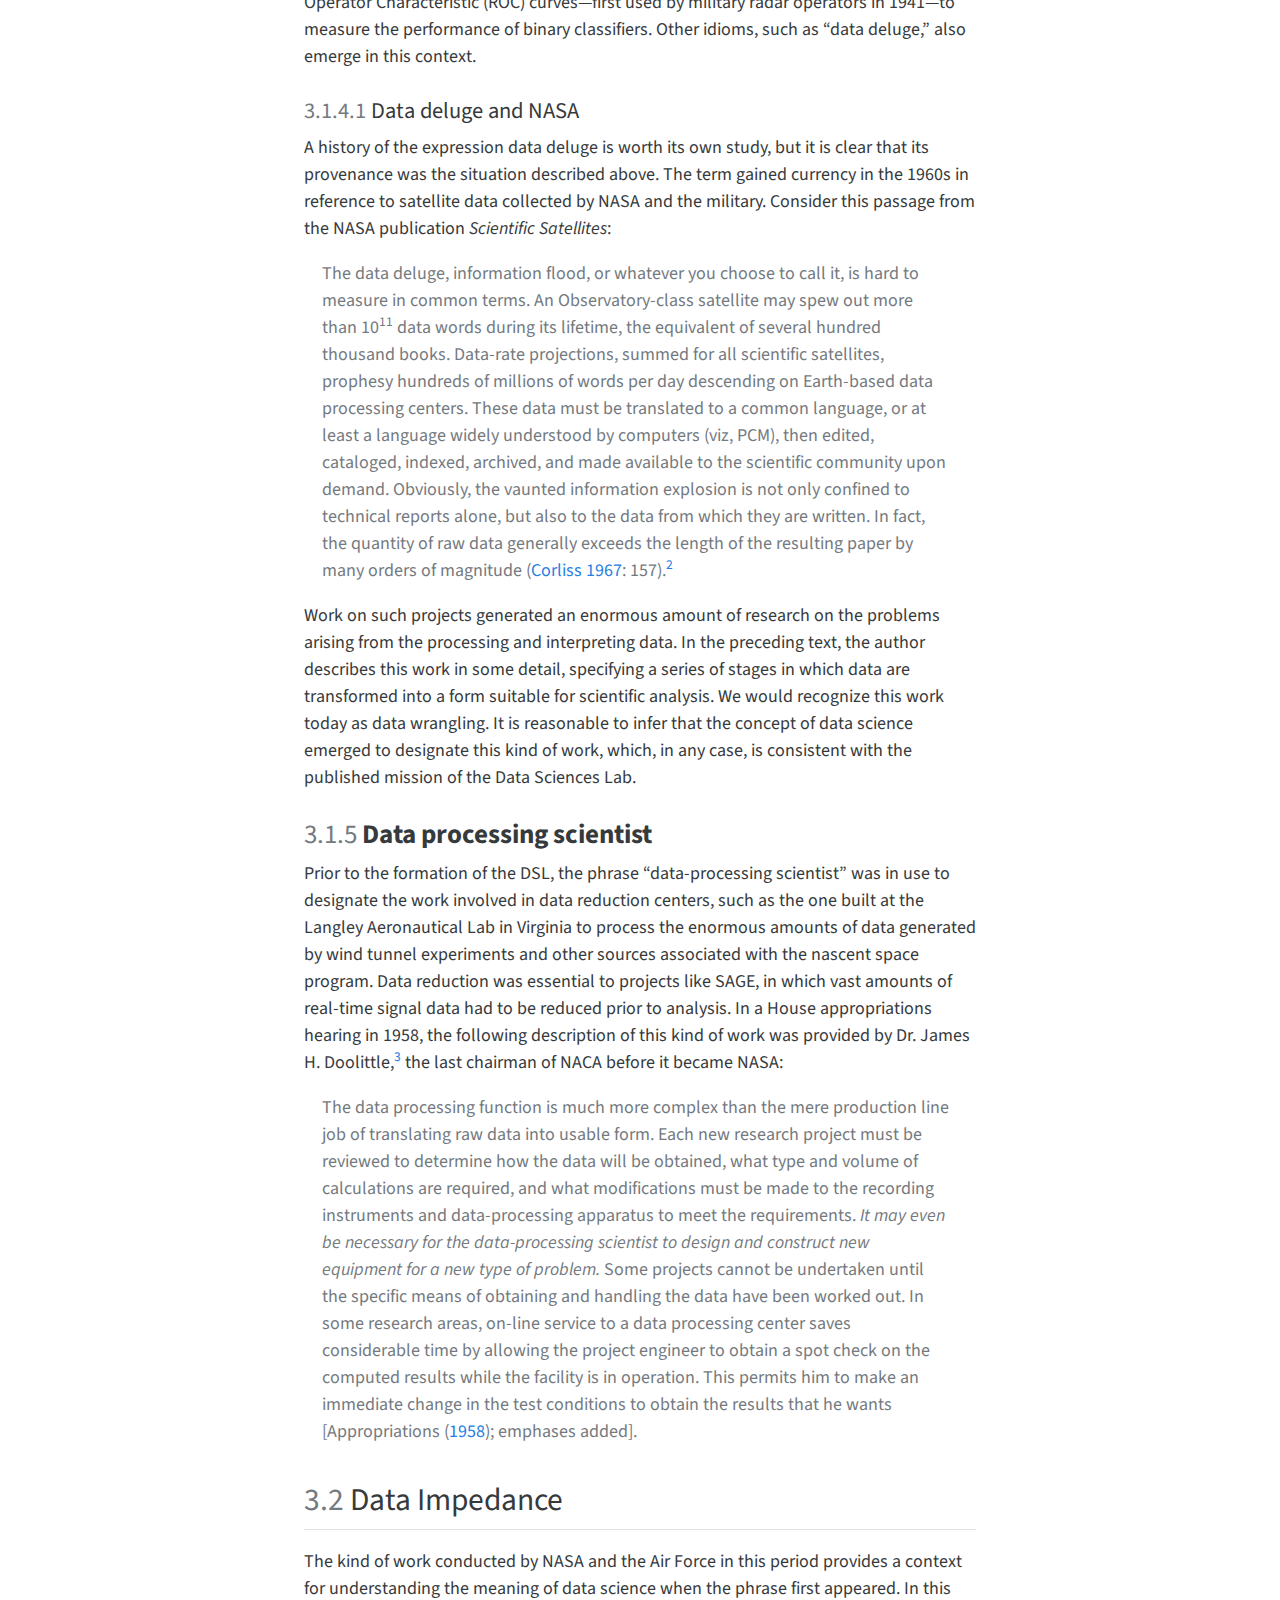
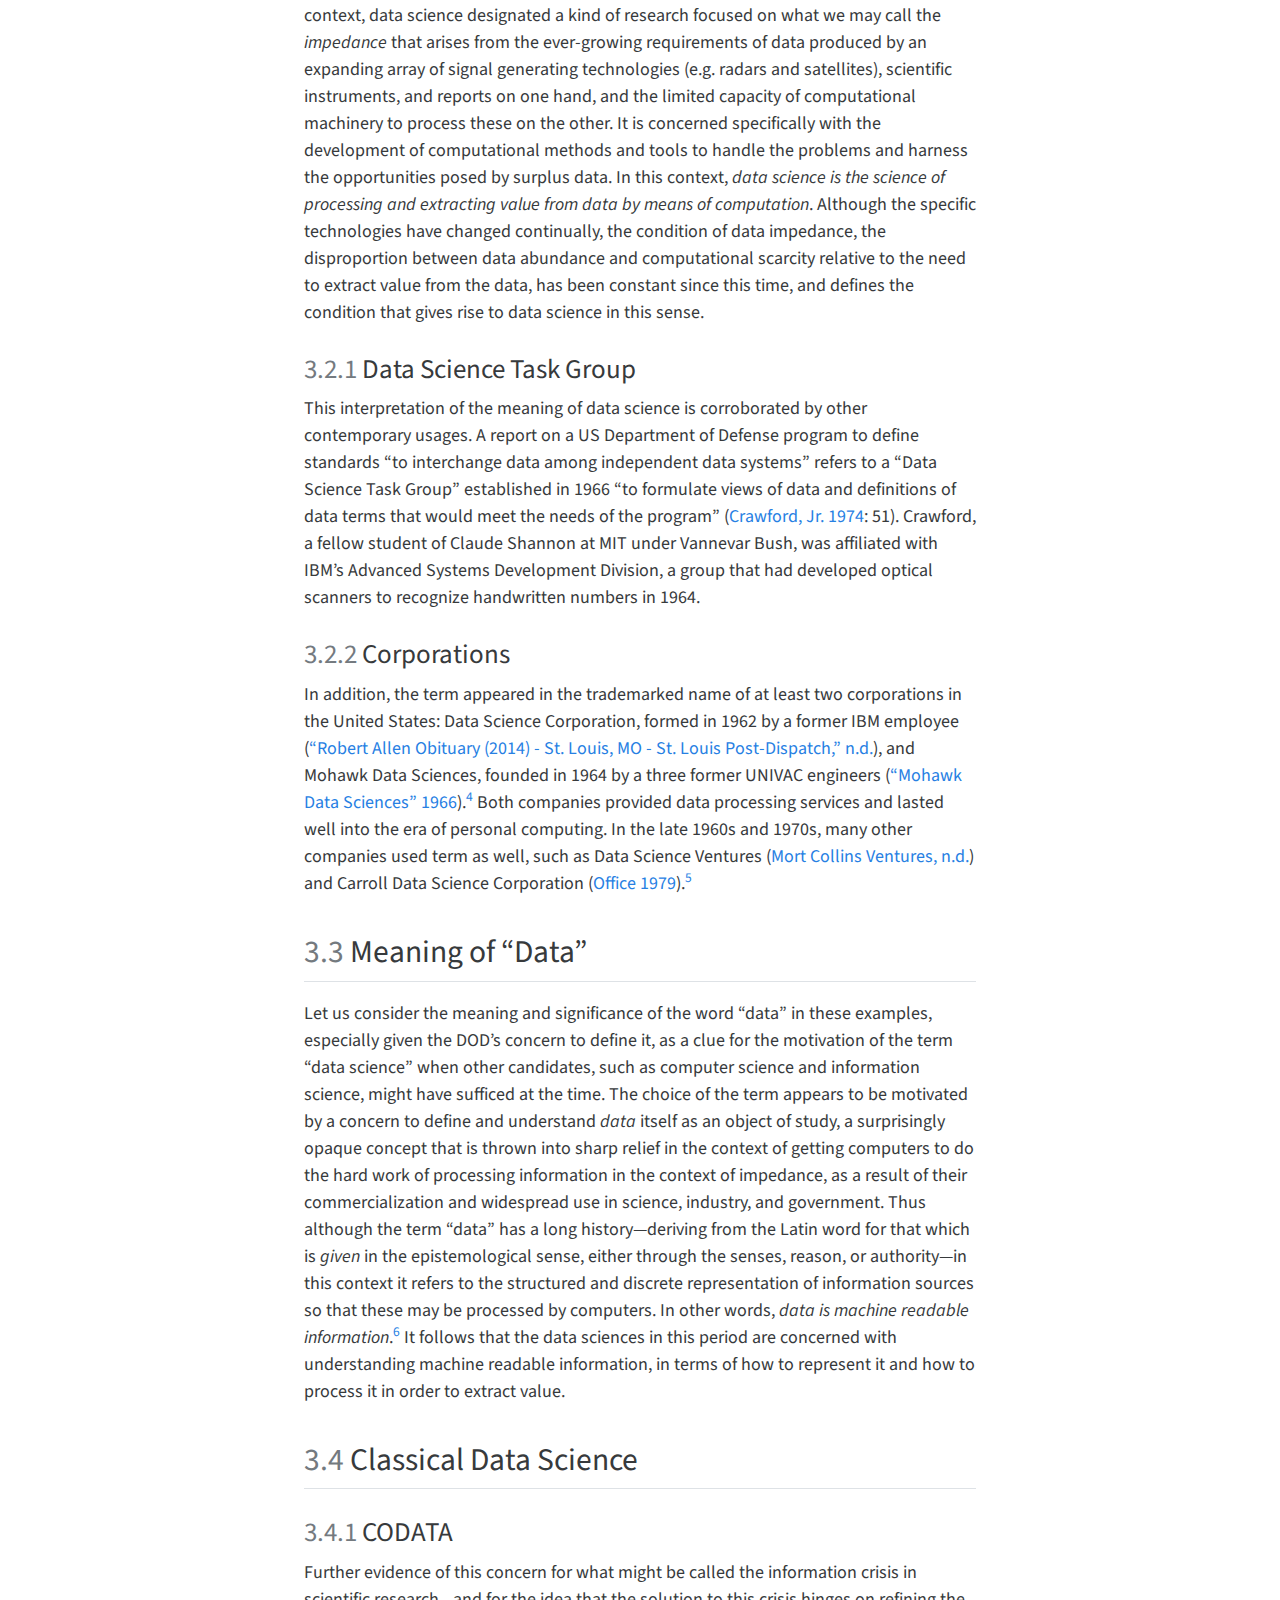
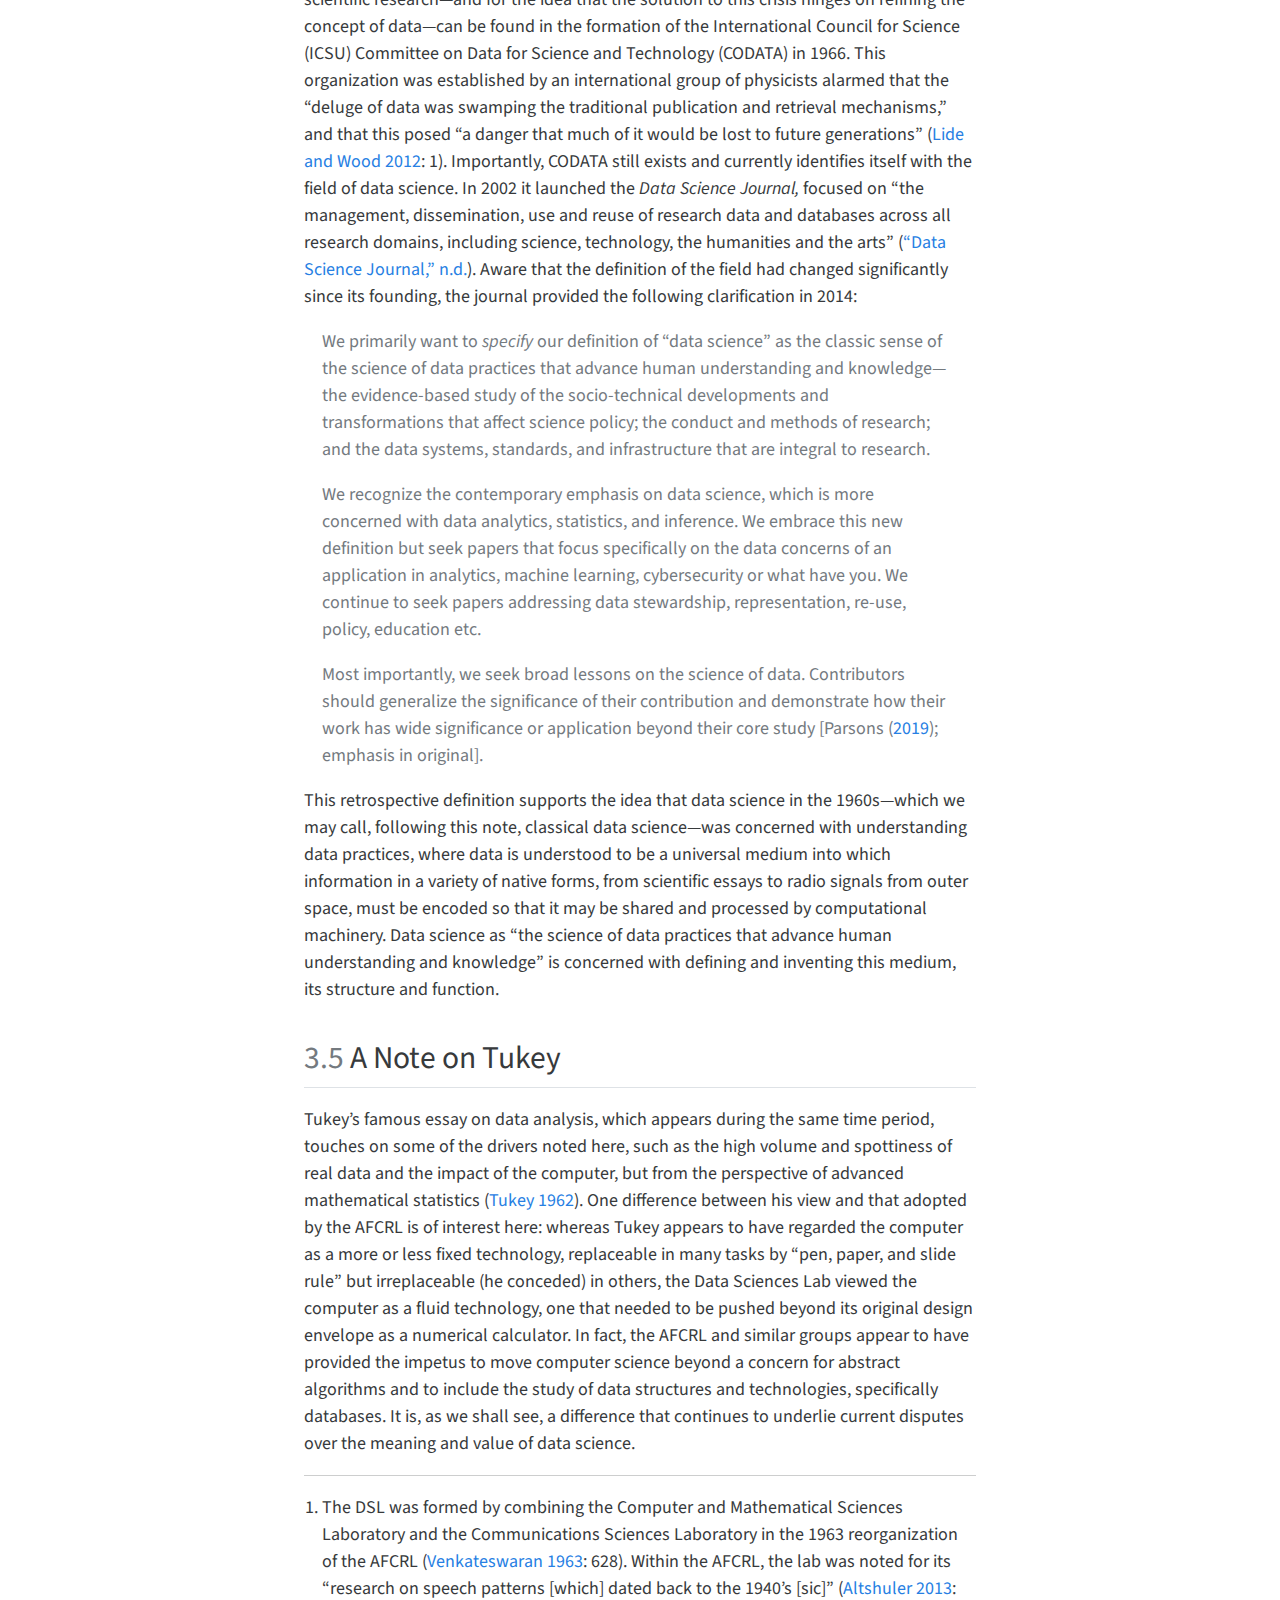
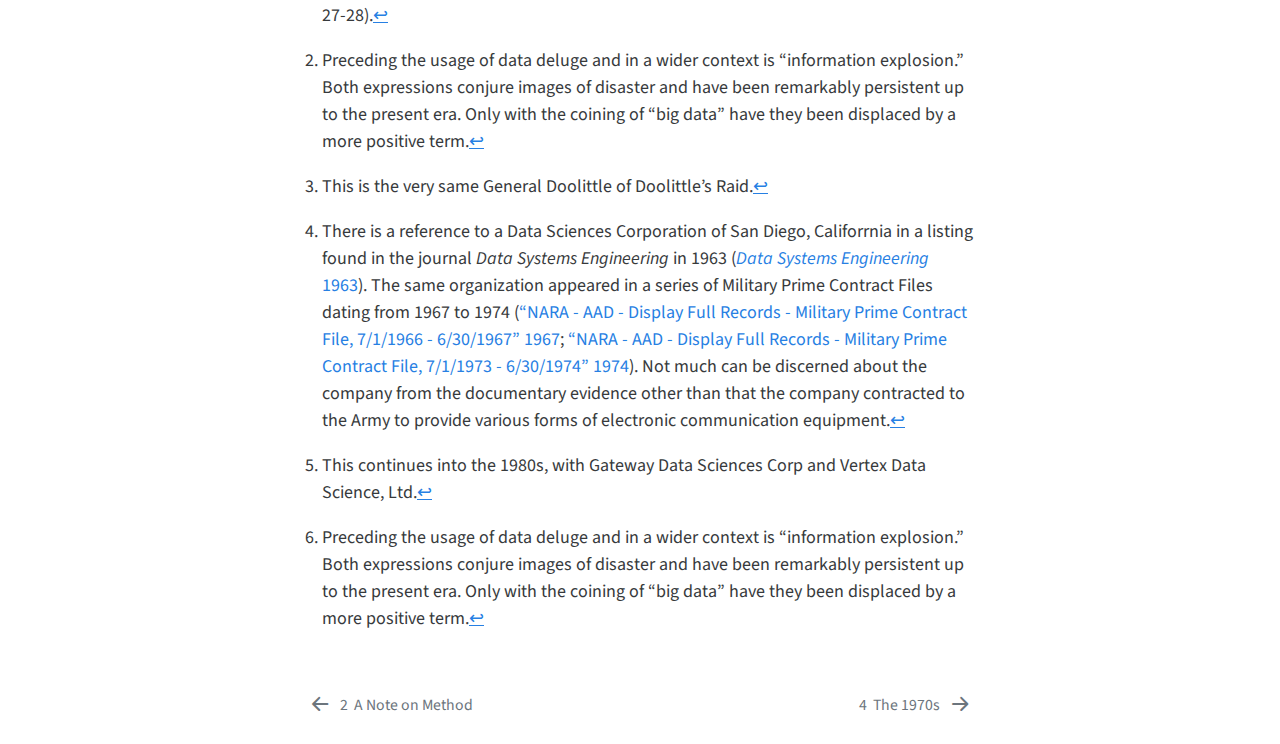
<file: docs/chapters/02-history-1960s.html>
<!DOCTYPE html>
<html xmlns="http://www.w3.org/1999/xhtml" lang="en" xml:lang="en"><head>

<meta charset="utf-8">
<meta name="generator" content="quarto-1.2.262">

<meta name="viewport" content="width=device-width, initial-scale=1.0, user-scalable=yes">


<title>The Transformation of Data Science - 3&nbsp; The 1960s</title>
<style>
code{white-space: pre-wrap;}
span.smallcaps{font-variant: small-caps;}
div.columns{display: flex; gap: min(4vw, 1.5em);}
div.column{flex: auto; overflow-x: auto;}
div.hanging-indent{margin-left: 1.5em; text-indent: -1.5em;}
ul.task-list{list-style: none;}
ul.task-list li input[type="checkbox"] {
  width: 0.8em;
  margin: 0 0.8em 0.2em -1.6em;
  vertical-align: middle;
}
div.csl-bib-body { }
div.csl-entry {
  clear: both;
}
.hanging div.csl-entry {
  margin-left:2em;
  text-indent:-2em;
}
div.csl-left-margin {
  min-width:2em;
  float:left;
}
div.csl-right-inline {
  margin-left:2em;
  padding-left:1em;
}
div.csl-indent {
  margin-left: 2em;
}
</style>


<script src="../site_libs/quarto-nav/quarto-nav.js"></script>
<script src="../site_libs/quarto-nav/headroom.min.js"></script>
<script src="../site_libs/clipboard/clipboard.min.js"></script>
<script src="../site_libs/quarto-search/autocomplete.umd.js"></script>
<script src="../site_libs/quarto-search/fuse.min.js"></script>
<script src="../site_libs/quarto-search/quarto-search.js"></script>
<meta name="quarto:offset" content="../">
<link href="../chapters/03-history-1970s-and-80s.html" rel="next">
<link href="../chapters/history-method.html" rel="prev">
<script src="../site_libs/quarto-html/quarto.js"></script>
<script src="../site_libs/quarto-html/popper.min.js"></script>
<script src="../site_libs/quarto-html/tippy.umd.min.js"></script>
<script src="../site_libs/quarto-html/anchor.min.js"></script>
<link href="../site_libs/quarto-html/tippy.css" rel="stylesheet">
<link href="../site_libs/quarto-html/quarto-syntax-highlighting.css" rel="stylesheet" id="quarto-text-highlighting-styles">
<script src="../site_libs/bootstrap/bootstrap.min.js"></script>
<link href="../site_libs/bootstrap/bootstrap-icons.css" rel="stylesheet">
<link href="../site_libs/bootstrap/bootstrap.min.css" rel="stylesheet" id="quarto-bootstrap" data-mode="light">
<script id="quarto-search-options" type="application/json">{
  "location": "sidebar",
  "copy-button": false,
  "collapse-after": 3,
  "panel-placement": "start",
  "type": "textbox",
  "limit": 20,
  "language": {
    "search-no-results-text": "No results",
    "search-matching-documents-text": "matching documents",
    "search-copy-link-title": "Copy link to search",
    "search-hide-matches-text": "Hide additional matches",
    "search-more-match-text": "more match in this document",
    "search-more-matches-text": "more matches in this document",
    "search-clear-button-title": "Clear",
    "search-detached-cancel-button-title": "Cancel",
    "search-submit-button-title": "Submit"
  }
}</script>


</head>

<body class="nav-sidebar floating">

<div id="quarto-search-results"></div>
  <header id="quarto-header" class="headroom fixed-top">
  <nav class="quarto-secondary-nav" data-bs-toggle="collapse" data-bs-target="#quarto-sidebar" aria-controls="quarto-sidebar" aria-expanded="false" aria-label="Toggle sidebar navigation" onclick="if (window.quartoToggleHeadroom) { window.quartoToggleHeadroom(); }">
    <div class="container-fluid d-flex justify-content-between">
      <h1 class="quarto-secondary-nav-title"><span class="chapter-number">3</span>&nbsp; <span class="chapter-title">The 1960s</span></h1>
      <button type="button" class="quarto-btn-toggle btn" aria-label="Show secondary navigation">
        <i class="bi bi-chevron-right"></i>
      </button>
    </div>
  </nav>
</header>
<!-- content -->
<div id="quarto-content" class="quarto-container page-columns page-rows-contents page-layout-article">
<!-- sidebar -->
  <nav id="quarto-sidebar" class="sidebar collapse sidebar-navigation floating overflow-auto">
    <div class="pt-lg-2 mt-2 text-left sidebar-header">
    <div class="sidebar-title mb-0 py-0">
      <a href="../">The Transformation of Data Science</a> 
    </div>
      </div>
      <div class="mt-2 flex-shrink-0 align-items-center">
        <div class="sidebar-search">
        <div id="quarto-search" class="" title="Search"></div>
        </div>
      </div>
    <div class="sidebar-menu-container"> 
    <ul class="list-unstyled mt-1">
        <li class="sidebar-item">
  <div class="sidebar-item-container"> 
  <a href="../index.html" class="sidebar-item-text sidebar-link">Preface</a>
  </div>
</li>
        <li class="sidebar-item sidebar-item-section">
      <div class="sidebar-item-container"> 
            <a class="sidebar-item-text sidebar-link text-start" data-bs-toggle="collapse" data-bs-target="#quarto-sidebar-section-1" aria-expanded="true">Overview</a>
          <a class="sidebar-item-toggle text-start" data-bs-toggle="collapse" data-bs-target="#quarto-sidebar-section-1" aria-expanded="true">
            <i class="bi bi-chevron-right ms-2"></i>
          </a> 
      </div>
      <ul id="quarto-sidebar-section-1" class="collapse list-unstyled sidebar-section depth1 show">  
          <li class="sidebar-item">
  <div class="sidebar-item-container"> 
  <a href="../chapters/01-history-introduction.html" class="sidebar-item-text sidebar-link"><span class="chapter-number">1</span>&nbsp; <span class="chapter-title">Introduction</span></a>
  </div>
</li>
          <li class="sidebar-item">
  <div class="sidebar-item-container"> 
  <a href="../chapters/history-method.html" class="sidebar-item-text sidebar-link"><span class="chapter-number">2</span>&nbsp; <span class="chapter-title">A Note on Method</span></a>
  </div>
</li>
      </ul>
  </li>
        <li class="sidebar-item sidebar-item-section">
      <div class="sidebar-item-container"> 
            <a class="sidebar-item-text sidebar-link text-start" data-bs-toggle="collapse" data-bs-target="#quarto-sidebar-section-2" aria-expanded="true">Evidence</a>
          <a class="sidebar-item-toggle text-start" data-bs-toggle="collapse" data-bs-target="#quarto-sidebar-section-2" aria-expanded="true">
            <i class="bi bi-chevron-right ms-2"></i>
          </a> 
      </div>
      <ul id="quarto-sidebar-section-2" class="collapse list-unstyled sidebar-section depth1 show">  
          <li class="sidebar-item">
  <div class="sidebar-item-container"> 
  <a href="../chapters/02-history-1960s.html" class="sidebar-item-text sidebar-link active"><span class="chapter-number">3</span>&nbsp; <span class="chapter-title">The 1960s</span></a>
  </div>
</li>
          <li class="sidebar-item">
  <div class="sidebar-item-container"> 
  <a href="../chapters/03-history-1970s-and-80s.html" class="sidebar-item-text sidebar-link"><span class="chapter-number">4</span>&nbsp; <span class="chapter-title">The 1970s</span></a>
  </div>
</li>
          <li class="sidebar-item">
  <div class="sidebar-item-container"> 
  <a href="../chapters/04-history-1990s.html" class="sidebar-item-text sidebar-link"><span class="chapter-number">5</span>&nbsp; <span class="chapter-title">The 1990s</span></a>
  </div>
</li>
          <li class="sidebar-item">
  <div class="sidebar-item-container"> 
  <a href="../chapters/05-history-2000s.html" class="sidebar-item-text sidebar-link"><span class="chapter-number">6</span>&nbsp; <span class="chapter-title">The 2000s</span></a>
  </div>
</li>
          <li class="sidebar-item">
  <div class="sidebar-item-container"> 
  <a href="../chapters/06-history-2008-2012.html" class="sidebar-item-text sidebar-link"><span class="chapter-number">7</span>&nbsp; <span class="chapter-title">2008</span></a>
  </div>
</li>
          <li class="sidebar-item">
  <div class="sidebar-item-container"> 
  <a href="../chapters/07-history-disconnect.html" class="sidebar-item-text sidebar-link"><span class="chapter-number">8</span>&nbsp; <span class="chapter-title">2012</span></a>
  </div>
</li>
      </ul>
  </li>
        <li class="sidebar-item sidebar-item-section">
      <div class="sidebar-item-container"> 
            <a class="sidebar-item-text sidebar-link text-start" data-bs-toggle="collapse" data-bs-target="#quarto-sidebar-section-3" aria-expanded="true">Interpretation</a>
          <a class="sidebar-item-toggle text-start" data-bs-toggle="collapse" data-bs-target="#quarto-sidebar-section-3" aria-expanded="true">
            <i class="bi bi-chevron-right ms-2"></i>
          </a> 
      </div>
      <ul id="quarto-sidebar-section-3" class="collapse list-unstyled sidebar-section depth1 show">  
          <li class="sidebar-item">
  <div class="sidebar-item-container"> 
  <a href="../chapters/00-synopsis.html" class="sidebar-item-text sidebar-link"><span class="chapter-number">9</span>&nbsp; <span class="chapter-title">Synopsis</span></a>
  </div>
</li>
          <li class="sidebar-item">
  <div class="sidebar-item-container"> 
  <a href="../chapters/08-history-interpretation.html" class="sidebar-item-text sidebar-link"><span class="chapter-number">10</span>&nbsp; <span class="chapter-title">Interpration</span></a>
  </div>
</li>
      </ul>
  </li>
        <li class="sidebar-item sidebar-item-section">
      <div class="sidebar-item-container"> 
            <a class="sidebar-item-text sidebar-link text-start" data-bs-toggle="collapse" data-bs-target="#quarto-sidebar-section-4" aria-expanded="true">Notes</a>
          <a class="sidebar-item-toggle text-start" data-bs-toggle="collapse" data-bs-target="#quarto-sidebar-section-4" aria-expanded="true">
            <i class="bi bi-chevron-right ms-2"></i>
          </a> 
      </div>
      <ul id="quarto-sidebar-section-4" class="collapse list-unstyled sidebar-section depth1 show">  
          <li class="sidebar-item">
  <div class="sidebar-item-container"> 
  <a href="../chapters/notes/the-datasphere.html" class="sidebar-item-text sidebar-link"><span class="chapter-number">11</span>&nbsp; <span class="chapter-title">The Datasphere</span></a>
  </div>
</li>
      </ul>
  </li>
        <li class="sidebar-item">
  <div class="sidebar-item-container"> 
  <a href="../references.html" class="sidebar-item-text sidebar-link">References</a>
  </div>
</li>
    </ul>
    </div>
</nav>
<!-- margin-sidebar -->
    <div id="quarto-margin-sidebar" class="sidebar margin-sidebar">
        <nav id="TOC" role="doc-toc" class="toc-active">
    <h2 id="toc-title">Table of contents</h2>
   
  <ul>
  <li><a href="#the-data-sciences-lab" id="toc-the-data-sciences-lab" class="nav-link active" data-scroll-target="#the-data-sciences-lab"><span class="toc-section-number">3.1</span>  1963: The Data Sciences Lab</a>
  <ul class="collapse">
  <li><a href="#focus-of-dsl" id="toc-focus-of-dsl" class="nav-link" data-scroll-target="#focus-of-dsl"><span class="toc-section-number">3.1.1</span>  Focus of DSL</a></li>
  <li><a href="#new-from-hci-to-ddp" id="toc-new-from-hci-to-ddp" class="nav-link" data-scroll-target="#new-from-hci-to-ddp"><span class="toc-section-number">3.1.2</span>  NEW: From HCI to DDP</a></li>
  <li><a href="#context" id="toc-context" class="nav-link" data-scroll-target="#context"><span class="toc-section-number">3.1.3</span>  Context</a></li>
  <li><a href="#language" id="toc-language" class="nav-link" data-scroll-target="#language"><span class="toc-section-number">3.1.4</span>  Language</a></li>
  <li><a href="#data-processing-scientist" id="toc-data-processing-scientist" class="nav-link" data-scroll-target="#data-processing-scientist"><span class="toc-section-number">3.1.5</span>  <strong>Data processing scientist</strong></a></li>
  </ul></li>
  <li><a href="#data-impedance" id="toc-data-impedance" class="nav-link" data-scroll-target="#data-impedance"><span class="toc-section-number">3.2</span>  Data Impedance</a>
  <ul class="collapse">
  <li><a href="#data-science-task-group" id="toc-data-science-task-group" class="nav-link" data-scroll-target="#data-science-task-group"><span class="toc-section-number">3.2.1</span>  Data Science Task Group</a></li>
  <li><a href="#corporations" id="toc-corporations" class="nav-link" data-scroll-target="#corporations"><span class="toc-section-number">3.2.2</span>  Corporations</a></li>
  </ul></li>
  <li><a href="#meaning-of-data" id="toc-meaning-of-data" class="nav-link" data-scroll-target="#meaning-of-data"><span class="toc-section-number">3.3</span>  Meaning of “Data”</a></li>
  <li><a href="#classical-data-science" id="toc-classical-data-science" class="nav-link" data-scroll-target="#classical-data-science"><span class="toc-section-number">3.4</span>  Classical Data Science</a>
  <ul class="collapse">
  <li><a href="#codata" id="toc-codata" class="nav-link" data-scroll-target="#codata"><span class="toc-section-number">3.4.1</span>  CODATA</a></li>
  </ul></li>
  <li><a href="#a-note-on-tukey" id="toc-a-note-on-tukey" class="nav-link" data-scroll-target="#a-note-on-tukey"><span class="toc-section-number">3.5</span>  A Note on Tukey</a></li>
  </ul>
</nav>
    </div>
<!-- main -->
<main class="content" id="quarto-document-content">

<header id="title-block-header" class="quarto-title-block default">
<div class="quarto-title">
<h1 class="title d-none d-lg-block"><span class="chapter-number">3</span>&nbsp; <span class="chapter-title">The 1960s</span></h1>
</div>



<div class="quarto-title-meta">

    
  
    
  </div>
  

</header>

<section id="the-data-sciences-lab" class="level2" data-number="3.1">
<h2 data-number="3.1" class="anchored" data-anchor-id="the-data-sciences-lab"><span class="header-section-number">3.1</span> 1963: The Data Sciences Lab</h2>
<p>The first attested uses of “data science” and “data sciences” as recognizable collocations are found in the military-industrial sector of the early 1960s. The most significant of these is the Data Sciences Lab (DSL) of the Air Force Cambridge Research Laboratories (AFCRL).</p>
<p>Formed in 1963 out of …</p>
<p>The DSL was formed in 1963.<a href="#fn1" class="footnote-ref" id="fnref1" role="doc-noteref"><sup>1</sup></a></p>
<p>In a series of reports covering the period from July 1962 to June 1970 on research carried out by the Data Sciences Laboratory (DSL). The DSL was founded in 1963 as one of several labs associated with the US Air Force Cambridge Research Laboratories (AFCRL).These reports do not provide an explicit definition of data science or a rationale for choosing the expression over others, but its meaning is clear from context.</p>
<p>Consider the stated motivation for the lab—which, as one of the first attested uses of the phrase, is worth quoting at length:</p>
<blockquote class="blockquote">
<p>The most striking common factor in the advances of the major technologies during the past fifteen years [i.e.&nbsp;since WWII] is the increased use and exchange of information. <em>Modern data processing and computing machinery, together with improved communications</em>, has made it possible to ask for, collect, process and use <em>astronomical amounts</em> of detailed data. …</p>
<p>But in the face of this progress there is impatience with <em>the limitations of existing machines</em>. …</p>
<p>A large number of military systems—for example, those concerned with surveillance and warning, command and control, or weather prediction—deal in <em>highly perishable information</em>. Few existing computers are capable of handling this information in “real-time”—that is, processing the data as they come in. Higher speed is one way to a solution. But increased speed will not overcome fundamental shortcomings of existing computers. These shortcomings arise from the fact that existing machines, having essentially evolved as numerical calculators, are not always optimally organized to perform the tasks they are called upon to do. …</p>
<p>… <em>A considerable amount of the data to be processed is not numerical</em>. It is in audio or visual form. Immense amounts of visual data—for example, TIROS satellite pictures or bubble chamber pictures of atomic processes—remain unevaluated for lack of processing capability. In part this is due to the fact that, from the data processing point of view, the information content of pictorial inputs is highly redundant, <em>demanding excessive channel capacity</em> in transmission and compelling processing machinery to handle vast amounts of meaningless or non-essential information. Similar considerations prevail for speech. …</p>
<p>In real-life situations <em>data are almost never available in unadulterated form</em>, but are usually distorted or masked by spurious signals. Examples are seismic data, radio propagation measurements, radar and infrared surveillance data and bioelectric signals. …</p>
<p>An increasing amount of <em>data processing research</em> is aimed at the creation of machines or machine programs that incorporate features of <em>deductive and inductive reasoning, learning, adaptation, hypothesis formation and recognition</em>. Such features are commonly associated with human thought processes and, when incorporated in machines, are frequently termed “artificial intelligence.” Artificial intelligence is of utmost importance in decision situations where not all possible future events can be foreseen [<span class="citation" data-cites="afcrl1963">AFCRL (<a href="../references.html#ref-afcrl1963" role="doc-biblioref">1963</a>)</span>; emphasis added].</p>
</blockquote>
<p>The two later reports are more succinct:</p>
<blockquote class="blockquote">
<p>The program of the Data Sciences Laboratory centers on the processing, transmission, display and use of information. Implicit in this program statement is an emphasis on computer technology <span class="citation" data-cites="afcrl1967">(<a href="../references.html#ref-afcrl1967" role="doc-biblioref">AFCRL 1967</a>: 13)</span>.</p>
<p>Broadly defined, the program of the Data Sciences Laboratory involves the automatic processing, filtering, interpretation and transmission of information <span class="citation" data-cites="afcrl1970">(<a href="../references.html#ref-afcrl1970" role="doc-biblioref">AFCRL 1970</a>: 318)</span>.</p>
</blockquote>
<p>Based on these excerpts alone, one could be forgiven for inferring that data science was invented by the US Air Force around 1963 with the formation of the DSL. Most of the elements currently considered central to the field were brought together there: a concern for processing what is later called “big data,” clearly defined in terms of volume, velocity, and variety (and volatility); a recognition of the fundamental messiness of data; and a focus on artificial intelligence as an essential approach to extract value from such data. The lab produced significant research on pattern recognition and classification, machine learning, neural networks, and spoken language processing in the service of processing the novel forms of data described above.</p>
<section id="focus-of-dsl" class="level3" data-number="3.1.1">
<h3 data-number="3.1.1" class="anchored" data-anchor-id="focus-of-dsl"><span class="header-section-number">3.1.1</span> Focus of DSL</h3>
<p><span class="citation" data-cites="reporter1963">(<a href="../references.html#ref-reporter1963" role="doc-biblioref">Reporter 1963</a>)</span> Telepathy study reported in the Guardian!</p>
</section>
<section id="new-from-hci-to-ddp" class="level3" data-number="3.1.2">
<h3 data-number="3.1.2" class="anchored" data-anchor-id="new-from-hci-to-ddp"><span class="header-section-number">3.1.2</span> NEW: From HCI to DDP</h3>
<p>Why the emphasis on visualization and human in the loop architectures?</p>
<p>Dynamic data processing.</p>
<p>And, why the emphasis on dynamic data processing?</p>
<p>A speech made by Licklider at a conference hosted by the Data Sciences Lab on speech and visual data holds a clue. He said: “... computer programming is the only known way of producing testable representations of very complex situations or processes” (Wathen-Dunn 1967 [1964]: 23).</p>
<p>This is in the context of a paper on dynamic modeling.</p>
<p>It is hard to overestimate the significance of this claim. To understand it, it is helpful to go back to the work of von Neumann and the Princeton computer that was used to simulate the atomic reaction of the&nbsp; first hydrogen bomb. [Find reference to von Neumann’s argument that statistics cannot be used in this context. And so is necessary to develop Monte Carlo methods.]</p>
<p>There is a genealogical connection between von oyman’s work and that of the data scientist lab. In any case, it is helpful to see here the role of the computer in this early iteration of data science. It is not simply a tool to make calculations more convenient, nor is it simply an environment that could in principle be replaced by pencil and paper. It is the very condition of possibility of extracting meaning from certain kinds of data. This is a very important idea and we’ll come back to it.</p>
<p>Go on to show the connection between dynamic modeling and exploratory data analysis on the one hand, that is, interactive pattern recognition, and data mining on the other.</p>
<!--#  Insert here description of example projects. Pattern recognition of
planes and letters, extracting linguistic features from voice, the idea
of "dynamic data processing," and the DX-1. -->
</section>
<section id="context" class="level3" data-number="3.1.3">
<h3 data-number="3.1.3" class="anchored" data-anchor-id="context"><span class="header-section-number">3.1.3</span> Context</h3>
<p>More important than locating a precise time and place for the origin of the field—a task doomed to fail, given the complexity and multithreaded nature of historical phenomena—is the work of describing the historical situation within which the phrase data science developed and which it indexes. A clue to this context is the repeated emphasis on data and information processing we find in the DSL’s descriptions of its work. Specifically, the phrases “the data processing point of view” and “data processing research” index a set of military projects and concerns associated with the early Cold War.</p>
<p>The AFCRL was originally established in 1945 as the Cambridge Field Station, a unit created to hold onto the Harvard and MIT scientists and engineers who performed significant research on radar and electronics in WWII. The lab became “highly specialized in radar, digital communications for radar, geophysics, and weather analysis systems” and “quickly established itself as a premier research facility, especially to William Golden, President Truman’s special consultant on how the country should most effectively mobilize its scientific resources” <span class="citation" data-cites="greenBrightBoysMaking2010">(<a href="../references.html#ref-greenBrightBoysMaking2010" role="doc-biblioref">Green 2010</a>: 101)</span>.</p>
<p>During the 1950s, the lab focused on Project Lincoln, which led to the creation of the Semi-Automatic Ground Environment (SAGE), a real-time command-and-control system developed to counter to perceived threat of an airborne nuclear attack by the Soviet Union. As a continental air defense system, SAGE was designed to collect, analyze, and relay data from a vast array of geographically distributed radars in real-time, in order to initiate an effective response to an aerial attack. At the heart of the system was a network of large digital computers that coordinated the data retrieved from the radar sites over phone lines and processed them to produce a single unified image—literally displayed on a monitor—of the airspace over a wide area.</p>
<hr>
<p>Two units involved in SAGE become the DSL</p>
<p><img src="images/paste-3.png" class="img-fluid" width="400"></p>
<p><span class="citation" data-cites="venkateswaran1963">(<a href="../references.html#ref-venkateswaran1963" role="doc-biblioref">Venkateswaran 1963</a>: 624)</span></p>
<p>The DSL was formed by combining the Computer and Mathematical Sciences Laboratory and the Communications Sciences Laboratory in the 1963 reorganization of the AFCRL <span class="citation" data-cites="venkateswaran1963">(<a href="../references.html#ref-venkateswaran1963" role="doc-biblioref">Venkateswaran 1963</a>: 628)</span>. Within the AFCRL, the lab was noted for its “research on speech patterns [which] dated back to the 1940’s [sic]” <span class="citation" data-cites="altshuler2013">(<a href="../references.html#ref-altshuler2013" role="doc-biblioref">Altshuler 2013</a>: 27-28)</span>.</p>
<hr>
<p>The DSL generalizes the research</p>
<p>DX-1</p>
<p>Dynamic Data Processing</p>
<p>Although responsibility for research on such military surveillance systems was moved out of the lab in 1961, just before the Data Sciences Lab was formed, it is plausible that the SAGE project influenced the mission of the lab by providing a concrete paradigm for a new kind of information processing situation. This was the situation of using of advanced computational machinery and state-of-the-art data reduction and pattern recognizing methods to process vast amounts of real-time signal data, coming from geographically distributed radars and satellites, in order to represent a complex space of operations and guide making decisions about how to operate in that space. The paradigm was also applied to the problem of weather forecasting and other geophysical domains. (If we replace radars with smart phones and the Internet of Things, it is not difficult to draw a parallel between this arrangement and that of social media corporations today.)</p>
</section>
<section id="language" class="level3" data-number="3.1.4">
<h3 data-number="3.1.4" class="anchored" data-anchor-id="language"><span class="header-section-number">3.1.4</span> Language</h3>
<p>Evidence for the influence of radar and satellite-based real-time command and control systems on the conceptualization of data science may be found in the idioms we currently associate with the field, such as the use of “signal and noise” to refer to the presence and absence of statistically significant patterns and the use of Receiver Operator Characteristic (ROC) curves—first used by military radar operators in 1941—to measure the performance of binary classifiers. Other idioms, such as “data deluge,” also emerge in this context.</p>
<section id="data-deluge-and-nasa" class="level4" data-number="3.1.4.1">
<h4 data-number="3.1.4.1" class="anchored" data-anchor-id="data-deluge-and-nasa"><span class="header-section-number">3.1.4.1</span> Data deluge and NASA</h4>
<p>A history of the expression data deluge is worth its own study, but it is clear that its provenance was the situation described above. The term gained currency in the 1960s in reference to satellite data collected by NASA and the military. Consider this passage from the NASA publication <em>Scientific Satellites</em>:</p>
<blockquote class="blockquote">
<p>The data deluge, information flood, or whatever you choose to call it, is hard to measure in common terms. An Observatory-class satellite may spew out more than 10<sup>11</sup> data words during its lifetime, the equivalent of several hundred thousand books. Data-rate projections, summed for all scientific satellites, prophesy hundreds of millions of words per day descending on Earth-based data processing centers. These data must be translated to a common language, or at least a language widely understood by computers (viz, PCM), then edited, cataloged, indexed, archived, and made available to the scientific community upon demand. Obviously, the vaunted information explosion is not only confined to technical reports alone, but also to the data from which they are written. In fact, the quantity of raw data generally exceeds the length of the resulting paper by many orders of magnitude <span class="citation" data-cites="corliss1967">(<a href="../references.html#ref-corliss1967" role="doc-biblioref">Corliss 1967</a>: 157)</span>.<a href="#fn2" class="footnote-ref" id="fnref2" role="doc-noteref"><sup>2</sup></a></p>
</blockquote>
<p>Work on such projects generated an enormous amount of research on the problems arising from the processing and interpreting data. In the preceding text, the author describes this work in some detail, specifying a series of stages in which data are transformed into a form suitable for scientific analysis. We would recognize this work today as data wrangling. It is reasonable to infer that the concept of data science emerged to designate this kind of work, which, in any case, is consistent with the published mission of the Data Sciences Lab.</p>
</section>
</section>
<section id="data-processing-scientist" class="level3" data-number="3.1.5">
<h3 data-number="3.1.5" class="anchored" data-anchor-id="data-processing-scientist"><span class="header-section-number">3.1.5</span> <strong>Data processing scientist</strong></h3>
<p>Prior to the formation of the DSL, the phrase “data-processing scientist” was in use to designate the work involved in data reduction centers, such as the one built at the Langley Aeronautical Lab in Virginia to process the enormous amounts of data generated by wind tunnel experiments and other sources associated with the nascent space program. Data reduction was essential to projects like SAGE, in which vast amounts of real-time signal data had to be reduced prior to analysis. In a House appropriations hearing in 1958, the following description of this kind of work was provided by Dr.&nbsp;James H. Doolittle,<a href="#fn3" class="footnote-ref" id="fnref3" role="doc-noteref"><sup>3</sup></a> the last chairman of NACA before it became NASA:</p>
<blockquote class="blockquote">
<p>The data processing function is much more complex than the mere production line job of translating raw data into usable form. Each new research project must be reviewed to determine how the data will be obtained, what type and volume of calculations are required, and what modifications must be made to the recording instruments and data-processing apparatus to meet the requirements. <em>It may even be necessary for the data-processing scientist to design and construct new equipment for a new type of problem.</em> Some projects cannot be undertaken until the specific means of obtaining and handling the data have been worked out. In some research areas, on-line service to a data processing center saves considerable time by allowing the project engineer to obtain a spot check on the computed results while the facility is in operation. This permits him to make an immediate change in the test conditions to obtain the results that he wants [<span class="citation" data-cites="appropriations1958">Appropriations (<a href="../references.html#ref-appropriations1958" role="doc-biblioref">1958</a>)</span>; emphases added].</p>
</blockquote>
</section>
</section>
<section id="data-impedance" class="level2" data-number="3.2">
<h2 data-number="3.2" class="anchored" data-anchor-id="data-impedance"><span class="header-section-number">3.2</span> Data Impedance</h2>
<p>The kind of work conducted by NASA and the Air Force in this period provides a context for understanding the meaning of data science when the phrase first appeared. In this context, data science designated a kind of research focused on what we may call the <em>impedance</em> that arises from the ever-growing requirements of data produced by an expanding array of signal generating technologies (e.g.&nbsp;radars and satellites), scientific instruments, and reports on one hand, and the limited capacity of computational machinery to process these on the other. It is concerned specifically with the development of computational methods and tools to handle the problems and harness the opportunities posed by surplus data. In this context, <em>data science is the science of processing and extracting value from data by means of computation</em>. Although the specific technologies have changed continually, the condition of data impedance, the disproportion between data abundance and computational scarcity relative to the need to extract value from the data, has been constant since this time, and defines the condition that gives rise to data science in this sense.</p>
<section id="data-science-task-group" class="level3" data-number="3.2.1">
<h3 data-number="3.2.1" class="anchored" data-anchor-id="data-science-task-group"><span class="header-section-number">3.2.1</span> Data Science Task Group</h3>
<p>This interpretation of the meaning of data science is corroborated by other contemporary usages. A report on a US Department of Defense program to define standards “to interchange data among independent data systems” refers to a “Data Science Task Group” established in 1966 “to formulate views of data and definitions of data terms that would meet the needs of the program” <span class="citation" data-cites="crawfordjr.1974">(<a href="../references.html#ref-crawfordjr.1974" role="doc-biblioref">Crawford, Jr. 1974</a>: 51)</span>. Crawford, a fellow student of Claude Shannon at MIT under Vannevar Bush, was affiliated with IBM’s Advanced Systems Development Division, a group that had developed optical scanners to recognize handwritten numbers in 1964.</p>
</section>
<section id="corporations" class="level3" data-number="3.2.2">
<h3 data-number="3.2.2" class="anchored" data-anchor-id="corporations"><span class="header-section-number">3.2.2</span> Corporations</h3>
<p>In addition, the term appeared in the trademarked name of at least two corporations in the United States: Data Science Corporation, formed in 1962 by a former IBM employee <span class="citation" data-cites="roberta">(<a href="../references.html#ref-roberta" role="doc-biblioref"><span>“Robert Allen Obituary (2014) - St. Louis, MO - St. Louis Post-Dispatch,”</span> n.d.</a>)</span>, and Mohawk Data Sciences, founded in 1964 by a three former UNIVAC engineers <span class="citation" data-cites="mohawkd1966">(<a href="../references.html#ref-mohawkd1966" role="doc-biblioref"><span>“Mohawk Data Sciences”</span> 1966</a>)</span>.<a href="#fn4" class="footnote-ref" id="fnref4" role="doc-noteref"><sup>4</sup></a> Both companies provided data processing services and lasted well into the era of personal computing. In the late 1960s and 1970s, many other companies used term as well, such as Data Science Ventures <span class="citation" data-cites="mortcollinsventures">(<a href="../references.html#ref-mortcollinsventures" role="doc-biblioref">Mort Collins Ventures, n.d.</a>)</span> and Carroll Data Science Corporation <span class="citation" data-cites="office1979">(<a href="../references.html#ref-office1979" role="doc-biblioref">Office 1979</a>)</span>.<a href="#fn5" class="footnote-ref" id="fnref5" role="doc-noteref"><sup>5</sup></a></p>
</section>
</section>
<section id="meaning-of-data" class="level2" data-number="3.3">
<h2 data-number="3.3" class="anchored" data-anchor-id="meaning-of-data"><span class="header-section-number">3.3</span> Meaning of “Data”</h2>
<p>Let us consider the meaning and significance of the word “data” in these examples, especially given the DOD’s concern to define it, as a clue for the motivation of the term “data science” when other candidates, such as computer science and information science, might have sufficed at the time. The choice of the term appears to be motivated by a concern to define and understand <em>data</em> itself as an object of study, a surprisingly opaque concept that is thrown into sharp relief in the context of getting computers to do the hard work of processing information in the context of impedance, as a result of their commercialization and widespread use in science, industry, and government. Thus although the term “data” has a long history—deriving from the Latin word for that which is <em>given</em> in the epistemological sense, either through the senses, reason, or authority—in this context it refers to the structured and discrete representation of information sources so that these may be processed by computers. In other words, <em>data is machine readable information</em>.<a href="#fn6" class="footnote-ref" id="fnref6" role="doc-noteref"><sup>6</sup></a> It follows that the data sciences in this period are concerned with understanding machine readable information, in terms of how to represent it and how to process it in order to extract value.</p>
</section>
<section id="classical-data-science" class="level2" data-number="3.4">
<h2 data-number="3.4" class="anchored" data-anchor-id="classical-data-science"><span class="header-section-number">3.4</span> Classical Data Science</h2>
<section id="codata" class="level3" data-number="3.4.1">
<h3 data-number="3.4.1" class="anchored" data-anchor-id="codata"><span class="header-section-number">3.4.1</span> CODATA</h3>
<p>Further evidence of this concern for what might be called the information crisis in scientific research—and for the idea that the solution to this crisis hinges on refining the concept of data—can be found in the formation of the International Council for Science (ICSU) Committee on Data for Science and Technology (CODATA) in 1966. This organization was established by an international group of physicists alarmed that the “deluge of data was swamping the traditional publication and retrieval mechanisms,” and that this posed “a danger that much of it would be lost to future generations” <span class="citation" data-cites="lide2012">(<a href="../references.html#ref-lide2012" role="doc-biblioref">Lide and Wood 2012</a>: 1)</span>. Importantly, CODATA still exists and currently identifies itself with the field of data science. In 2002 it launched the <em>Data Science Journal,</em> focused on “the management, dissemination, use and reuse of research data and databases across all research domains, including science, technology, the humanities and the arts” <span class="citation" data-cites="datasci">(<a href="../references.html#ref-datasci" role="doc-biblioref"><span>“Data Science Journal,”</span> n.d.</a>)</span>. Aware that the definition of the field had changed significantly since its founding, the journal provided the following clarification in 2014:</p>
<blockquote class="blockquote">
<p>We primarily want to <em>specify</em> our definition of “data science” as the classic sense of the science of data practices that advance human understanding and knowledge—the evidence-based study of the socio-technical developments and transformations that affect science policy; the conduct and methods of research; and the data systems, standards, and&nbsp;infrastructure that are integral to research.</p>
<p>We recognize the contemporary emphasis on data science, which is more concerned with data analytics, statistics, and inference. We embrace this new definition but seek papers that focus specifically on the data concerns of an application in analytics, machine&nbsp;learning, cybersecurity or what have you. We continue to seek papers addressing data stewardship, representation, re-use, policy, education etc.</p>
<p>Most importantly, we seek broad lessons on the science of data. Contributors should generalize the significance of their contribution and demonstrate how their work has wide significance or application beyond their core study [<span class="citation" data-cites="parsons2019">Parsons (<a href="../references.html#ref-parsons2019" role="doc-biblioref">2019</a>)</span>; emphasis in original].</p>
</blockquote>
<p>This retrospective definition supports the idea that data science in the 1960s—which we may call, following this note, classical data science—was concerned with understanding data practices, where data is understood to be a universal medium into which information in a variety of native forms, from scientific essays to radio signals from outer space, must be encoded so that it may be shared and processed by computational machinery. Data science as “the science of data practices that advance human understanding and knowledge” is concerned with defining and inventing this medium, its structure and function.</p>
</section>
</section>
<section id="a-note-on-tukey" class="level2" data-number="3.5">
<h2 data-number="3.5" class="anchored" data-anchor-id="a-note-on-tukey"><span class="header-section-number">3.5</span> A Note on Tukey</h2>
<p>Tukey’s famous essay on data analysis, which appears during the same time period, touches on some of the drivers noted here, such as the high volume and spottiness of real data and the impact of the computer, but from the perspective of advanced mathematical statistics <span class="citation" data-cites="tukey1962">(<a href="../references.html#ref-tukey1962" role="doc-biblioref">Tukey 1962</a>)</span>. One difference between his view and that adopted by the AFCRL is of interest here: whereas Tukey appears to have regarded the computer as a more or less fixed technology, replaceable in many tasks by “pen, paper, and slide rule” but irreplaceable (he conceded) in others, the Data Sciences Lab viewed the computer as a fluid technology, one that needed to be pushed beyond its original design envelope as a numerical calculator. In fact, the AFCRL and similar groups appear to have provided the impetus to move computer science beyond a concern for abstract algorithms and to include the study of data structures and technologies, specifically databases. It is, as we shall see, a difference that continues to underlie current disputes over the meaning and value of data science.</p>
<!--#  Here include the extent of usage of the term: The VA, WSMR, Dynalectron, etc. -->


<div id="refs" class="references csl-bib-body hanging-indent" role="doc-bibliography" style="display: none">
<div id="ref-afcrl1963" class="csl-entry" role="doc-biblioentry">
AFCRL. 1963. <span>“Report on Research at AFCRL: July 1962 - July 1963.”</span> Bedford, Mass.
</div>
<div id="ref-afcrl1967" class="csl-entry" role="doc-biblioentry">
———. 1967. <span>“Report on Research at AFCRL: July 1965 - June 1967.”</span> Bedford, Massachusetts.
</div>
<div id="ref-afcrl1970" class="csl-entry" role="doc-biblioentry">
———. 1970. <span>“Report on Research at AFCRL: July 1967 <span></span> June 1970.”</span> Bedford, Massachusetts.
</div>
<div id="ref-altshuler2013" class="csl-entry" role="doc-biblioentry">
Altshuler, Edward E. 2013. <em>The Rise and Fall of Air Force Cambridge Research Laboratories</em>. CreateSpace Independent Publishing Platform.
</div>
<div id="ref-appropriations1958" class="csl-entry" role="doc-biblioentry">
Appropriations, United States Congress House. 1958. <em>Second Supplemental Appropriation Bill: 1958, Hearings ... 85th Congress, 2d Session</em>.
</div>
<div id="ref-corliss1967" class="csl-entry" role="doc-biblioentry">
Corliss, William R. 1967. <em>Scientific Satellites</em>. Scientific; Technical Information Division, National Aeronautics; Space Administration.
</div>
<div id="ref-crawfordjr.1974" class="csl-entry" role="doc-biblioentry">
Crawford, Jr., Perry. 1974. <span>“On the Connections Between Data and Things in the Real World.”</span> In, 51–57.
</div>
<div id="ref-datasci" class="csl-entry" role="doc-biblioentry">
<span>“Data Science Journal.”</span> n.d. <a href="http://datascience.codata.org/">http://datascience.codata.org/</a>.
</div>
<div id="ref-datasys1963" class="csl-entry" role="doc-biblioentry">
<em>Data Systems Engineering</em>. 1963. Vol. 18. E. H. Nelson Publishing Company.
</div>
<div id="ref-greenBrightBoysMaking2010" class="csl-entry" role="doc-biblioentry">
Green, Tom. 2010. <em>Bright <span>Boys</span>: <span>The Making</span> of <span>Information Technology</span></em>. <span>CRC Press</span>.
</div>
<div id="ref-lide2012" class="csl-entry" role="doc-biblioentry">
Lide, David R., and Gordon H. Wood. 2012. <em>CODATA @ 45 Years: The Story of the ICSU Committee on Data for Science and Technology (CODATA) from 1966 to 2010</em>. Paris, France: CODATA. <a href="https://books.google.com/books/about/CODATA_45_Years.html?id=NjA8kgEACAAJ&amp;utm_source=gb-gplus-shareCODATA">https://books.google.com/books/about/CODATA_45_Years.html?id=NjA8kgEACAAJ&amp;utm_source=gb-gplus-shareCODATA</a>.
</div>
<div id="ref-mohawkd1966" class="csl-entry" role="doc-biblioentry">
<span>“Mohawk Data Sciences.”</span> 1966. <em>The New York Times</em>, July. <a href="https://www.nytimes.com/1966/07/30/archives/mohawk-data-sciences.html">https://www.nytimes.com/1966/07/30/archives/mohawk-data-sciences.html</a>.
</div>
<div id="ref-mortcollinsventures" class="csl-entry" role="doc-biblioentry">
Mort Collins Ventures. n.d. <span>“Bio.”</span> <a href="http://www.mcollinsventures.com/bio/">http://www.mcollinsventures.com/bio/</a>.
</div>
<div id="ref-nara-a1967" class="csl-entry" role="doc-biblioentry">
<span>“NARA - AAD - Display Full Records - Military Prime Contract File, 7/1/1966 - 6/30/1967.”</span> 1967. <a href="https://aad.archives.gov/aad/record-detail.jsp?dt=244&amp;mtch=1&amp;cat=GS29&amp;tf=F&amp;q=%22data+science%22&amp;bc=sl&amp;rpp=10&amp;pg=1&amp;rid=55811">https://aad.archives.gov/aad/record-detail.jsp?dt=244&amp;mtch=1&amp;cat=GS29&amp;tf=F&amp;q=%22data+science%22&amp;bc=sl&amp;rpp=10&amp;pg=1&amp;rid=55811</a>.
</div>
<div id="ref-nara-a1974" class="csl-entry" role="doc-biblioentry">
<span>“NARA - AAD - Display Full Records - Military Prime Contract File, 7/1/1973 - 6/30/1974.”</span> 1974. <a href="https://aad.archives.gov/aad/record-detail.jsp?dt=217&amp;mtch=2&amp;cat=all&amp;tf=F&amp;q=%22data+science%22&amp;bc=sd&amp;rpp=10&amp;pg=1&amp;rid=44114&amp;rlst=44113,44114">https://aad.archives.gov/aad/record-detail.jsp?dt=217&amp;mtch=2&amp;cat=all&amp;tf=F&amp;q=%22data+science%22&amp;bc=sd&amp;rpp=10&amp;pg=1&amp;rid=44114&amp;rlst=44113,44114</a>.
</div>
<div id="ref-office1979" class="csl-entry" role="doc-biblioentry">
Office, Library of Congress Copyright. 1979. <em>Catalog of Copyright Entries. Third Series: 1977: July-December: Index</em>. Copyright Office, Library of Congress.
</div>
<div id="ref-parsons2019" class="csl-entry" role="doc-biblioentry">
Parsons, Mark A. 2019. <span>“Revised Focus and Scope.”</span> <em>The Data Science Journal</em>, November. <a href="https://codata.org/codata-data-science-journal-revised-focus-and-scope/">https://codata.org/codata-data-science-journal-revised-focus-and-scope/</a>.
</div>
<div id="ref-reporter1963" class="csl-entry" role="doc-biblioentry">
Reporter, Our own. 1963. <span>“Telepathy Study by USAF.”</span> <em>The Guardian (1959-2003)</em>, August, 3. <a href="https://www.proquest.com/news/docview/185017534/citation/D9909D894D5F404EPQ/1">https://www.proquest.com/news/docview/185017534/citation/D9909D894D5F404EPQ/1</a>.
</div>
<div id="ref-roberta" class="csl-entry" role="doc-biblioentry">
<span>“Robert Allen Obituary (2014) - St. Louis, MO - St. Louis Post-Dispatch.”</span> n.d. <a href="https://www.legacy.com/us/obituaries/stltoday/name/robert-allen-obituary?id=3008349">https://www.legacy.com/us/obituaries/stltoday/name/robert-allen-obituary?id=3008349</a>.
</div>
<div id="ref-tukey1962" class="csl-entry" role="doc-biblioentry">
Tukey, John W. 1962. <span>“The Future of Data Analysis.”</span> <em>The Annals of Mathematical Statistics</em> 33 (1): 1–67. <a href="http://www.jstor.org/stable/2237638">http://www.jstor.org/stable/2237638</a>.
</div>
<div id="ref-venkateswaran1963" class="csl-entry" role="doc-biblioentry">
Venkateswaran, S. V. 1963. <span>“News and Notes: Reorganization of AFCRL.”</span> <em>Bulletin of the American Meteorological Society</em> 44 (9): 548–629. <a href="https://www.jstor.org/stable/26247218">https://www.jstor.org/stable/26247218</a>.
</div>
</div>
</section>
<section id="footnotes" class="footnotes footnotes-end-of-document" role="doc-endnotes">
<hr>
<ol>
<li id="fn1"><p>The DSL was formed by combining the Computer and Mathematical Sciences Laboratory and the Communications Sciences Laboratory in the 1963 reorganization of the AFCRL <span class="citation" data-cites="venkateswaran1963">(<a href="../references.html#ref-venkateswaran1963" role="doc-biblioref">Venkateswaran 1963</a>: 628)</span>. Within the AFCRL, the lab was noted for its “research on speech patterns [which] dated back to the 1940’s [sic]” <span class="citation" data-cites="altshuler2013">(<a href="../references.html#ref-altshuler2013" role="doc-biblioref">Altshuler 2013</a>: 27-28)</span>.<a href="#fnref1" class="footnote-back" role="doc-backlink">↩︎</a></p></li>
<li id="fn2"><p>Preceding the usage of data deluge and in a wider context is “information explosion.” Both expressions conjure images of disaster and have been remarkably persistent up to the present era. Only with the coining of “big data” have they been displaced by a more positive term.<a href="#fnref2" class="footnote-back" role="doc-backlink">↩︎</a></p></li>
<li id="fn3"><p>This is the very same General Doolittle of Doolittle’s Raid.<a href="#fnref3" class="footnote-back" role="doc-backlink">↩︎</a></p></li>
<li id="fn4"><p>There is a reference to a Data Sciences Corporation of San Diego, Califorrnia in a listing found in the journal <em>Data Systems Engineering</em> in 1963 <span class="citation" data-cites="datasys1963">(<a href="../references.html#ref-datasys1963" role="doc-biblioref"><em>Data Systems Engineering</em> 1963</a>)</span>. The same organization appeared in a series of Military Prime Contract Files dating from 1967 to 1974 <span class="citation" data-cites="nara-a1967 nara-a1974">(<a href="../references.html#ref-nara-a1967" role="doc-biblioref"><span>“NARA - AAD - Display Full Records - Military Prime Contract File, 7/1/1966 - 6/30/1967”</span> 1967</a>; <a href="../references.html#ref-nara-a1974" role="doc-biblioref"><span>“NARA - AAD - Display Full Records - Military Prime Contract File, 7/1/1973 - 6/30/1974”</span> 1974</a>)</span>. Not much can be discerned about the company from the documentary evidence other than that the company contracted to the Army to provide various forms of electronic communication equipment.<a href="#fnref4" class="footnote-back" role="doc-backlink">↩︎</a></p></li>
<li id="fn5"><p>This continues into the 1980s, with Gateway Data Sciences Corp and Vertex Data Science, Ltd.<a href="#fnref5" class="footnote-back" role="doc-backlink">↩︎</a></p></li>
<li id="fn6"><p>Preceding the usage of data deluge and in a wider context is “information explosion.” Both expressions conjure images of disaster and have been remarkably persistent up to the present era. Only with the coining of “big data” have they been displaced by a more positive term.<a href="#fnref6" class="footnote-back" role="doc-backlink">↩︎</a></p></li>
</ol>
</section>

</main> <!-- /main -->
<script id="quarto-html-after-body" type="application/javascript">
window.document.addEventListener("DOMContentLoaded", function (event) {
  const toggleBodyColorMode = (bsSheetEl) => {
    const mode = bsSheetEl.getAttribute("data-mode");
    const bodyEl = window.document.querySelector("body");
    if (mode === "dark") {
      bodyEl.classList.add("quarto-dark");
      bodyEl.classList.remove("quarto-light");
    } else {
      bodyEl.classList.add("quarto-light");
      bodyEl.classList.remove("quarto-dark");
    }
  }
  const toggleBodyColorPrimary = () => {
    const bsSheetEl = window.document.querySelector("link#quarto-bootstrap");
    if (bsSheetEl) {
      toggleBodyColorMode(bsSheetEl);
    }
  }
  toggleBodyColorPrimary();  
  const icon = "";
  const anchorJS = new window.AnchorJS();
  anchorJS.options = {
    placement: 'right',
    icon: icon
  };
  anchorJS.add('.anchored');
  const clipboard = new window.ClipboardJS('.code-copy-button', {
    target: function(trigger) {
      return trigger.previousElementSibling;
    }
  });
  clipboard.on('success', function(e) {
    // button target
    const button = e.trigger;
    // don't keep focus
    button.blur();
    // flash "checked"
    button.classList.add('code-copy-button-checked');
    var currentTitle = button.getAttribute("title");
    button.setAttribute("title", "Copied!");
    let tooltip;
    if (window.bootstrap) {
      button.setAttribute("data-bs-toggle", "tooltip");
      button.setAttribute("data-bs-placement", "left");
      button.setAttribute("data-bs-title", "Copied!");
      tooltip = new bootstrap.Tooltip(button, 
        { trigger: "manual", 
          customClass: "code-copy-button-tooltip",
          offset: [0, -8]});
      tooltip.show();    
    }
    setTimeout(function() {
      if (tooltip) {
        tooltip.hide();
        button.removeAttribute("data-bs-title");
        button.removeAttribute("data-bs-toggle");
        button.removeAttribute("data-bs-placement");
      }
      button.setAttribute("title", currentTitle);
      button.classList.remove('code-copy-button-checked');
    }, 1000);
    // clear code selection
    e.clearSelection();
  });
  function tippyHover(el, contentFn) {
    const config = {
      allowHTML: true,
      content: contentFn,
      maxWidth: 500,
      delay: 100,
      arrow: false,
      appendTo: function(el) {
          return el.parentElement;
      },
      interactive: true,
      interactiveBorder: 10,
      theme: 'quarto',
      placement: 'bottom-start'
    };
    window.tippy(el, config); 
  }
  const noterefs = window.document.querySelectorAll('a[role="doc-noteref"]');
  for (var i=0; i<noterefs.length; i++) {
    const ref = noterefs[i];
    tippyHover(ref, function() {
      // use id or data attribute instead here
      let href = ref.getAttribute('data-footnote-href') || ref.getAttribute('href');
      try { href = new URL(href).hash; } catch {}
      const id = href.replace(/^#\/?/, "");
      const note = window.document.getElementById(id);
      return note.innerHTML;
    });
  }
  const findCites = (el) => {
    const parentEl = el.parentElement;
    if (parentEl) {
      const cites = parentEl.dataset.cites;
      if (cites) {
        return {
          el,
          cites: cites.split(' ')
        };
      } else {
        return findCites(el.parentElement)
      }
    } else {
      return undefined;
    }
  };
  var bibliorefs = window.document.querySelectorAll('a[role="doc-biblioref"]');
  for (var i=0; i<bibliorefs.length; i++) {
    const ref = bibliorefs[i];
    const citeInfo = findCites(ref);
    if (citeInfo) {
      tippyHover(citeInfo.el, function() {
        var popup = window.document.createElement('div');
        citeInfo.cites.forEach(function(cite) {
          var citeDiv = window.document.createElement('div');
          citeDiv.classList.add('hanging-indent');
          citeDiv.classList.add('csl-entry');
          var biblioDiv = window.document.getElementById('ref-' + cite);
          if (biblioDiv) {
            citeDiv.innerHTML = biblioDiv.innerHTML;
          }
          popup.appendChild(citeDiv);
        });
        return popup.innerHTML;
      });
    }
  }
});
</script>
<nav class="page-navigation">
  <div class="nav-page nav-page-previous">
      <a href="../chapters/history-method.html" class="pagination-link">
        <i class="bi bi-arrow-left-short"></i> <span class="nav-page-text"><span class="chapter-number">2</span>&nbsp; <span class="chapter-title">A Note on Method</span></span>
      </a>          
  </div>
  <div class="nav-page nav-page-next">
      <a href="../chapters/03-history-1970s-and-80s.html" class="pagination-link">
        <span class="nav-page-text"><span class="chapter-number">4</span>&nbsp; <span class="chapter-title">The 1970s</span></span> <i class="bi bi-arrow-right-short"></i>
      </a>
  </div>
</nav>
</div> <!-- /content -->



</body></html>
</file>
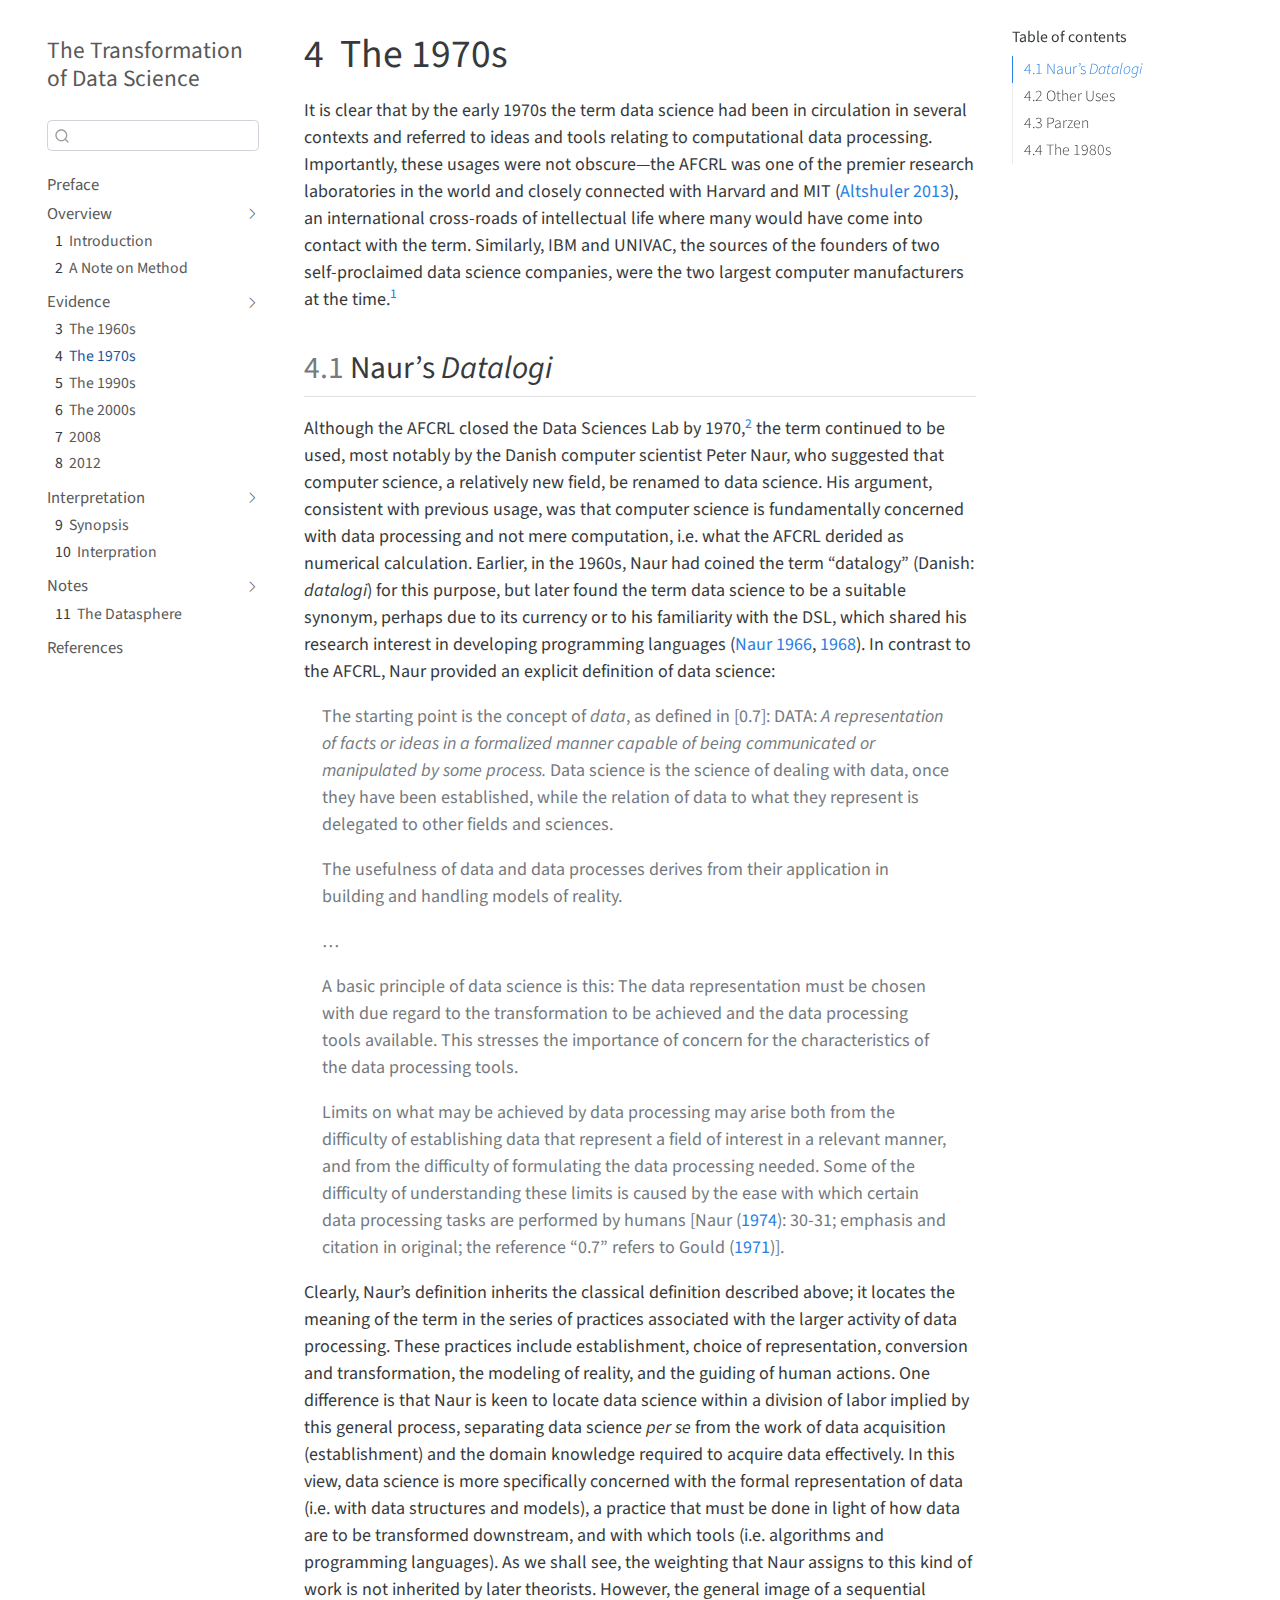
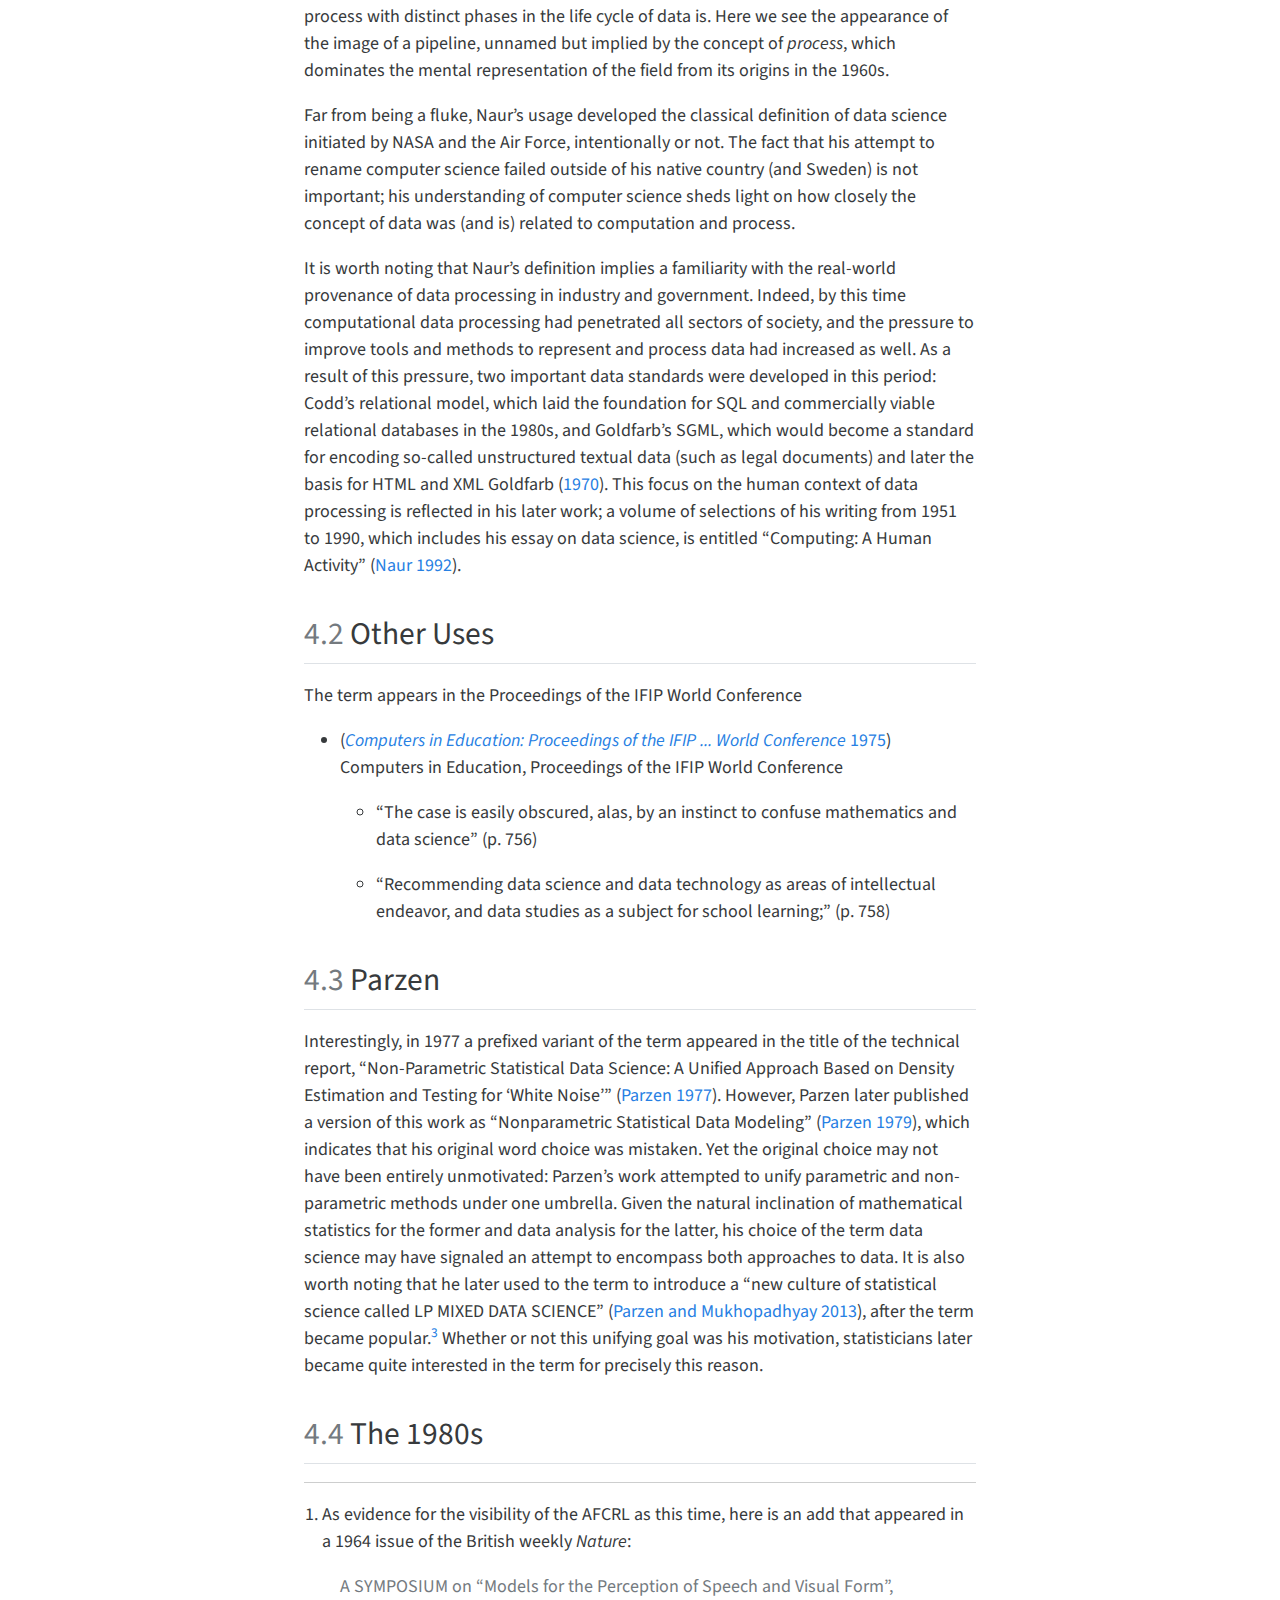
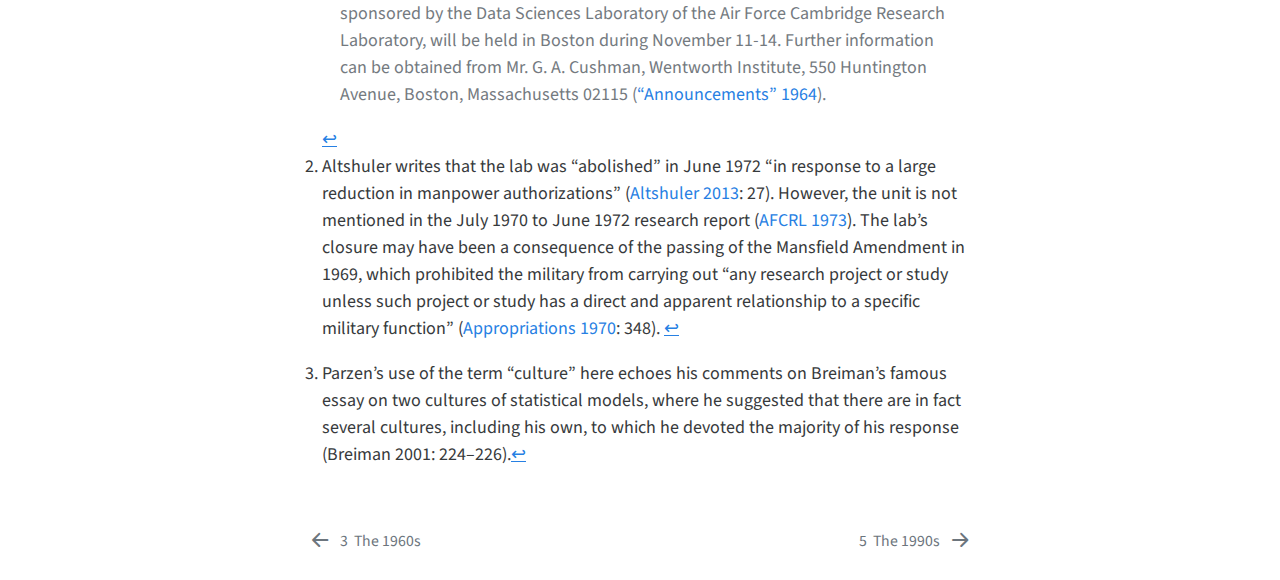
<file: docs/chapters/03-history-1970s-and-80s.html>
<!DOCTYPE html>
<html xmlns="http://www.w3.org/1999/xhtml" lang="en" xml:lang="en"><head>

<meta charset="utf-8">
<meta name="generator" content="quarto-1.2.262">

<meta name="viewport" content="width=device-width, initial-scale=1.0, user-scalable=yes">


<title>The Transformation of Data Science - 4&nbsp; The 1970s</title>
<style>
code{white-space: pre-wrap;}
span.smallcaps{font-variant: small-caps;}
div.columns{display: flex; gap: min(4vw, 1.5em);}
div.column{flex: auto; overflow-x: auto;}
div.hanging-indent{margin-left: 1.5em; text-indent: -1.5em;}
ul.task-list{list-style: none;}
ul.task-list li input[type="checkbox"] {
  width: 0.8em;
  margin: 0 0.8em 0.2em -1.6em;
  vertical-align: middle;
}
div.csl-bib-body { }
div.csl-entry {
  clear: both;
}
.hanging div.csl-entry {
  margin-left:2em;
  text-indent:-2em;
}
div.csl-left-margin {
  min-width:2em;
  float:left;
}
div.csl-right-inline {
  margin-left:2em;
  padding-left:1em;
}
div.csl-indent {
  margin-left: 2em;
}
</style>


<script src="../site_libs/quarto-nav/quarto-nav.js"></script>
<script src="../site_libs/quarto-nav/headroom.min.js"></script>
<script src="../site_libs/clipboard/clipboard.min.js"></script>
<script src="../site_libs/quarto-search/autocomplete.umd.js"></script>
<script src="../site_libs/quarto-search/fuse.min.js"></script>
<script src="../site_libs/quarto-search/quarto-search.js"></script>
<meta name="quarto:offset" content="../">
<link href="../chapters/04-history-1990s.html" rel="next">
<link href="../chapters/02-history-1960s.html" rel="prev">
<script src="../site_libs/quarto-html/quarto.js"></script>
<script src="../site_libs/quarto-html/popper.min.js"></script>
<script src="../site_libs/quarto-html/tippy.umd.min.js"></script>
<script src="../site_libs/quarto-html/anchor.min.js"></script>
<link href="../site_libs/quarto-html/tippy.css" rel="stylesheet">
<link href="../site_libs/quarto-html/quarto-syntax-highlighting.css" rel="stylesheet" id="quarto-text-highlighting-styles">
<script src="../site_libs/bootstrap/bootstrap.min.js"></script>
<link href="../site_libs/bootstrap/bootstrap-icons.css" rel="stylesheet">
<link href="../site_libs/bootstrap/bootstrap.min.css" rel="stylesheet" id="quarto-bootstrap" data-mode="light">
<script id="quarto-search-options" type="application/json">{
  "location": "sidebar",
  "copy-button": false,
  "collapse-after": 3,
  "panel-placement": "start",
  "type": "textbox",
  "limit": 20,
  "language": {
    "search-no-results-text": "No results",
    "search-matching-documents-text": "matching documents",
    "search-copy-link-title": "Copy link to search",
    "search-hide-matches-text": "Hide additional matches",
    "search-more-match-text": "more match in this document",
    "search-more-matches-text": "more matches in this document",
    "search-clear-button-title": "Clear",
    "search-detached-cancel-button-title": "Cancel",
    "search-submit-button-title": "Submit"
  }
}</script>


</head>

<body class="nav-sidebar floating">

<div id="quarto-search-results"></div>
  <header id="quarto-header" class="headroom fixed-top">
  <nav class="quarto-secondary-nav" data-bs-toggle="collapse" data-bs-target="#quarto-sidebar" aria-controls="quarto-sidebar" aria-expanded="false" aria-label="Toggle sidebar navigation" onclick="if (window.quartoToggleHeadroom) { window.quartoToggleHeadroom(); }">
    <div class="container-fluid d-flex justify-content-between">
      <h1 class="quarto-secondary-nav-title"><span class="chapter-number">4</span>&nbsp; <span class="chapter-title">The 1970s</span></h1>
      <button type="button" class="quarto-btn-toggle btn" aria-label="Show secondary navigation">
        <i class="bi bi-chevron-right"></i>
      </button>
    </div>
  </nav>
</header>
<!-- content -->
<div id="quarto-content" class="quarto-container page-columns page-rows-contents page-layout-article">
<!-- sidebar -->
  <nav id="quarto-sidebar" class="sidebar collapse sidebar-navigation floating overflow-auto">
    <div class="pt-lg-2 mt-2 text-left sidebar-header">
    <div class="sidebar-title mb-0 py-0">
      <a href="../">The Transformation of Data Science</a> 
    </div>
      </div>
      <div class="mt-2 flex-shrink-0 align-items-center">
        <div class="sidebar-search">
        <div id="quarto-search" class="" title="Search"></div>
        </div>
      </div>
    <div class="sidebar-menu-container"> 
    <ul class="list-unstyled mt-1">
        <li class="sidebar-item">
  <div class="sidebar-item-container"> 
  <a href="../index.html" class="sidebar-item-text sidebar-link">Preface</a>
  </div>
</li>
        <li class="sidebar-item sidebar-item-section">
      <div class="sidebar-item-container"> 
            <a class="sidebar-item-text sidebar-link text-start" data-bs-toggle="collapse" data-bs-target="#quarto-sidebar-section-1" aria-expanded="true">Overview</a>
          <a class="sidebar-item-toggle text-start" data-bs-toggle="collapse" data-bs-target="#quarto-sidebar-section-1" aria-expanded="true">
            <i class="bi bi-chevron-right ms-2"></i>
          </a> 
      </div>
      <ul id="quarto-sidebar-section-1" class="collapse list-unstyled sidebar-section depth1 show">  
          <li class="sidebar-item">
  <div class="sidebar-item-container"> 
  <a href="../chapters/01-history-introduction.html" class="sidebar-item-text sidebar-link"><span class="chapter-number">1</span>&nbsp; <span class="chapter-title">Introduction</span></a>
  </div>
</li>
          <li class="sidebar-item">
  <div class="sidebar-item-container"> 
  <a href="../chapters/history-method.html" class="sidebar-item-text sidebar-link"><span class="chapter-number">2</span>&nbsp; <span class="chapter-title">A Note on Method</span></a>
  </div>
</li>
      </ul>
  </li>
        <li class="sidebar-item sidebar-item-section">
      <div class="sidebar-item-container"> 
            <a class="sidebar-item-text sidebar-link text-start" data-bs-toggle="collapse" data-bs-target="#quarto-sidebar-section-2" aria-expanded="true">Evidence</a>
          <a class="sidebar-item-toggle text-start" data-bs-toggle="collapse" data-bs-target="#quarto-sidebar-section-2" aria-expanded="true">
            <i class="bi bi-chevron-right ms-2"></i>
          </a> 
      </div>
      <ul id="quarto-sidebar-section-2" class="collapse list-unstyled sidebar-section depth1 show">  
          <li class="sidebar-item">
  <div class="sidebar-item-container"> 
  <a href="../chapters/02-history-1960s.html" class="sidebar-item-text sidebar-link"><span class="chapter-number">3</span>&nbsp; <span class="chapter-title">The 1960s</span></a>
  </div>
</li>
          <li class="sidebar-item">
  <div class="sidebar-item-container"> 
  <a href="../chapters/03-history-1970s-and-80s.html" class="sidebar-item-text sidebar-link active"><span class="chapter-number">4</span>&nbsp; <span class="chapter-title">The 1970s</span></a>
  </div>
</li>
          <li class="sidebar-item">
  <div class="sidebar-item-container"> 
  <a href="../chapters/04-history-1990s.html" class="sidebar-item-text sidebar-link"><span class="chapter-number">5</span>&nbsp; <span class="chapter-title">The 1990s</span></a>
  </div>
</li>
          <li class="sidebar-item">
  <div class="sidebar-item-container"> 
  <a href="../chapters/05-history-2000s.html" class="sidebar-item-text sidebar-link"><span class="chapter-number">6</span>&nbsp; <span class="chapter-title">The 2000s</span></a>
  </div>
</li>
          <li class="sidebar-item">
  <div class="sidebar-item-container"> 
  <a href="../chapters/06-history-2008-2012.html" class="sidebar-item-text sidebar-link"><span class="chapter-number">7</span>&nbsp; <span class="chapter-title">2008</span></a>
  </div>
</li>
          <li class="sidebar-item">
  <div class="sidebar-item-container"> 
  <a href="../chapters/07-history-disconnect.html" class="sidebar-item-text sidebar-link"><span class="chapter-number">8</span>&nbsp; <span class="chapter-title">2012</span></a>
  </div>
</li>
      </ul>
  </li>
        <li class="sidebar-item sidebar-item-section">
      <div class="sidebar-item-container"> 
            <a class="sidebar-item-text sidebar-link text-start" data-bs-toggle="collapse" data-bs-target="#quarto-sidebar-section-3" aria-expanded="true">Interpretation</a>
          <a class="sidebar-item-toggle text-start" data-bs-toggle="collapse" data-bs-target="#quarto-sidebar-section-3" aria-expanded="true">
            <i class="bi bi-chevron-right ms-2"></i>
          </a> 
      </div>
      <ul id="quarto-sidebar-section-3" class="collapse list-unstyled sidebar-section depth1 show">  
          <li class="sidebar-item">
  <div class="sidebar-item-container"> 
  <a href="../chapters/00-synopsis.html" class="sidebar-item-text sidebar-link"><span class="chapter-number">9</span>&nbsp; <span class="chapter-title">Synopsis</span></a>
  </div>
</li>
          <li class="sidebar-item">
  <div class="sidebar-item-container"> 
  <a href="../chapters/08-history-interpretation.html" class="sidebar-item-text sidebar-link"><span class="chapter-number">10</span>&nbsp; <span class="chapter-title">Interpration</span></a>
  </div>
</li>
      </ul>
  </li>
        <li class="sidebar-item sidebar-item-section">
      <div class="sidebar-item-container"> 
            <a class="sidebar-item-text sidebar-link text-start" data-bs-toggle="collapse" data-bs-target="#quarto-sidebar-section-4" aria-expanded="true">Notes</a>
          <a class="sidebar-item-toggle text-start" data-bs-toggle="collapse" data-bs-target="#quarto-sidebar-section-4" aria-expanded="true">
            <i class="bi bi-chevron-right ms-2"></i>
          </a> 
      </div>
      <ul id="quarto-sidebar-section-4" class="collapse list-unstyled sidebar-section depth1 show">  
          <li class="sidebar-item">
  <div class="sidebar-item-container"> 
  <a href="../chapters/notes/the-datasphere.html" class="sidebar-item-text sidebar-link"><span class="chapter-number">11</span>&nbsp; <span class="chapter-title">The Datasphere</span></a>
  </div>
</li>
      </ul>
  </li>
        <li class="sidebar-item">
  <div class="sidebar-item-container"> 
  <a href="../references.html" class="sidebar-item-text sidebar-link">References</a>
  </div>
</li>
    </ul>
    </div>
</nav>
<!-- margin-sidebar -->
    <div id="quarto-margin-sidebar" class="sidebar margin-sidebar">
        <nav id="TOC" role="doc-toc" class="toc-active">
    <h2 id="toc-title">Table of contents</h2>
   
  <ul>
  <li><a href="#naurs-datalogi" id="toc-naurs-datalogi" class="nav-link active" data-scroll-target="#naurs-datalogi"><span class="toc-section-number">4.1</span>  Naur’s <em>Datalogi</em></a></li>
  <li><a href="#other-uses" id="toc-other-uses" class="nav-link" data-scroll-target="#other-uses"><span class="toc-section-number">4.2</span>  Other Uses</a></li>
  <li><a href="#parzen" id="toc-parzen" class="nav-link" data-scroll-target="#parzen"><span class="toc-section-number">4.3</span>  Parzen</a></li>
  <li><a href="#the-1980s" id="toc-the-1980s" class="nav-link" data-scroll-target="#the-1980s"><span class="toc-section-number">4.4</span>  The 1980s</a></li>
  </ul>
</nav>
    </div>
<!-- main -->
<main class="content" id="quarto-document-content">

<header id="title-block-header" class="quarto-title-block default">
<div class="quarto-title">
<h1 class="title d-none d-lg-block"><span class="chapter-number">4</span>&nbsp; <span class="chapter-title">The 1970s</span></h1>
</div>



<div class="quarto-title-meta">

    
  
    
  </div>
  

</header>

<p>It is clear that by the early 1970s the term data science had been in circulation in several contexts and referred to ideas and tools relating to computational data processing. Importantly, these usages were not obscure—the AFCRL was one of the premier research laboratories in the world and closely connected with Harvard and MIT <span class="citation" data-cites="altshuler2013">(<a href="../references.html#ref-altshuler2013" role="doc-biblioref">Altshuler 2013</a>)</span>, an international cross-roads of intellectual life where many would have come into contact with the term. Similarly, IBM and UNIVAC, the sources of the founders of two self-proclaimed data science companies, were the two largest computer manufacturers at the time.<a href="#fn1" class="footnote-ref" id="fnref1" role="doc-noteref"><sup>1</sup></a></p>
<section id="naurs-datalogi" class="level2" data-number="4.1">
<h2 data-number="4.1" class="anchored" data-anchor-id="naurs-datalogi"><span class="header-section-number">4.1</span> Naur’s <em>Datalogi</em></h2>
<p>Although the AFCRL closed the Data Sciences Lab by 1970,<a href="#fn2" class="footnote-ref" id="fnref2" role="doc-noteref"><sup>2</sup></a> the term continued to be used, most notably by the Danish computer scientist Peter Naur, who suggested that computer science, a relatively new field, be renamed to data science. His argument, consistent with previous usage, was that computer science is fundamentally concerned with data processing and not mere computation, i.e.&nbsp;what the AFCRL derided as numerical calculation. Earlier, in the 1960s, Naur had coined the term “datalogy” (Danish: <em>datalogi</em>) for this purpose, but later found the term data science to be a suitable synonym, perhaps due to its currency or to his familiarity with the DSL, which shared his research interest in developing programming languages <span class="citation" data-cites="naur1966 naur1968">(<a href="../references.html#ref-naur1966" role="doc-biblioref">Naur 1966</a>, <a href="../references.html#ref-naur1968" role="doc-biblioref">1968</a>)</span>. In contrast to the AFCRL, Naur provided an explicit definition of data science:</p>
<blockquote class="blockquote">
<p>The starting point is the concept of <em>data</em>, as defined in [0.7]: DATA: <em>A representation of facts or ideas in a formalized manner capable of being communicated or manipulated by some process.</em> Data science is the science of dealing with data, once they have been established, while the relation of data to what they represent is delegated to other fields and sciences.</p>
<p>The usefulness of data and data processes derives from their application in building and handling models of reality.</p>
<p>…</p>
<p>A basic principle of data science is this: The data representation must be chosen with due regard to the transformation to be achieved and the data processing tools available. This stresses the importance of concern for the characteristics of the data processing tools.</p>
<p>Limits on what may be achieved by data processing may arise both from the difficulty of establishing data that represent a field of interest in a relevant manner, and from the difficulty of formulating the data processing needed. Some of the difficulty of understanding these limits is caused by the ease with which certain data processing tasks are performed by humans [<span class="citation" data-cites="naur1974">Naur (<a href="../references.html#ref-naur1974" role="doc-biblioref">1974</a>)</span>: 30-31; emphasis and citation in original; the reference “0.7” refers to <span class="citation" data-cites="ifipgui1971">Gould (<a href="../references.html#ref-ifipgui1971" role="doc-biblioref">1971</a>)</span>].</p>
</blockquote>
<p>Clearly, Naur’s definition inherits the classical definition described above; it locates the meaning of the term in the series of practices associated with the larger activity of data processing. These practices include establishment, choice of representation, conversion and transformation, the modeling of reality, and the guiding of human actions. One difference is that Naur is keen to locate data science within a division of labor implied by this general process, separating data science <em>per se</em> from the work of data acquisition (establishment) and the domain knowledge required to acquire data effectively. In this view, data science is more specifically concerned with the formal representation of data (i.e.&nbsp;with data structures and models), a practice that must be done in light of how data are to be transformed downstream, and with which tools (i.e.&nbsp;algorithms and programming languages). As we shall see, the weighting that Naur assigns to this kind of work is not inherited by later theorists. However, the general image of a sequential process with distinct phases in the life cycle of data is. Here we see the appearance of the image of a pipeline, unnamed but implied by the concept of <em>process</em>, which dominates the mental representation of the field from its origins in the 1960s.</p>
<p>Far from being a fluke, Naur’s usage developed the classical definition of data science initiated by NASA and the Air Force, intentionally or not. The fact that his attempt to rename computer science failed outside of his native country (and Sweden) is not important; his understanding of computer science sheds light on how closely the concept of data was (and is) related to computation and process.</p>
<p>It is worth noting that Naur’s definition implies a familiarity with the real-world provenance of data processing in industry and government. Indeed, by this time computational data processing had penetrated all sectors of society, and the pressure to improve tools and methods to represent and process data had increased as well. As a result of this pressure, two important data standards were developed in this period: Codd’s relational model, which laid the foundation for SQL and commercially viable relational databases in the 1980s, and Goldfarb’s SGML, which would become a standard for encoding so-called unstructured textual data (such as legal documents) and later the basis for HTML and XML <span class="citation" data-cites="codd1970">Goldfarb (<a href="../references.html#ref-goldfarb1970" role="doc-biblioref">1970</a>)</span>. This focus on the human context of data processing is reflected in his later work; a volume of selections of his writing from 1951 to 1990, which includes his essay on data science, is entitled “Computing: A Human Activity” <span class="citation" data-cites="naur1992">(<a href="../references.html#ref-naur1992" role="doc-biblioref">Naur 1992</a>)</span>.</p>
</section>
<section id="other-uses" class="level2" data-number="4.2">
<h2 data-number="4.2" class="anchored" data-anchor-id="other-uses"><span class="header-section-number">4.2</span> Other Uses</h2>
<p>The term appears in the Proceedings of the IFIP World Conference</p>
<ul>
<li><p><span class="citation" data-cites="computer1975">(<a href="../references.html#ref-computer1975" role="doc-biblioref"><em>Computers in Education: Proceedings of the IFIP ... World Conference</em> 1975</a>)</span> Computers in Education, Proceedings of the IFIP World Conference</p>
<ul>
<li><p>“The case is easily obscured, alas, by an instinct to confuse mathematics and data science” (p.&nbsp;756)</p></li>
<li><p>“Recommending data science and data technology as areas of intellectual endeavor, and data studies as a subject for school learning;” (p.&nbsp;758)</p></li>
</ul></li>
</ul>
</section>
<section id="parzen" class="level2" data-number="4.3">
<h2 data-number="4.3" class="anchored" data-anchor-id="parzen"><span class="header-section-number">4.3</span> Parzen</h2>
<p>Interestingly, in 1977 a prefixed variant of the term appeared in the title of the technical report, “Non-Parametric Statistical Data Science: A Unified Approach Based on Density Estimation and Testing for ‘White Noise’” <span class="citation" data-cites="parzen1977">(<a href="../references.html#ref-parzen1977" role="doc-biblioref">Parzen 1977</a>)</span>. However, Parzen later published a version of this work as “Nonparametric Statistical Data Modeling” <span class="citation" data-cites="parzen1979">(<a href="../references.html#ref-parzen1979" role="doc-biblioref">Parzen 1979</a>)</span>, which indicates that his original word choice was mistaken. Yet the original choice may not have been entirely unmotivated: Parzen’s work attempted to unify parametric and non-parametric methods under one umbrella. Given the natural inclination of mathematical statistics for the former and data analysis for the latter, his choice of the term data science may have signaled an attempt to encompass both approaches to data. It is also worth noting that he later used to the term to introduce a “new culture of statistical science called LP MIXED DATA SCIENCE” <span class="citation" data-cites="parzen2013">(<a href="../references.html#ref-parzen2013" role="doc-biblioref">Parzen and Mukhopadhyay 2013</a>)</span>, after the term became popular.<a href="#fn3" class="footnote-ref" id="fnref3" role="doc-noteref"><sup>3</sup></a> Whether or not this unifying goal was his motivation, statisticians later became quite interested in the term for precisely this reason.</p>
</section>
<section id="the-1980s" class="level2" data-number="4.4">
<h2 data-number="4.4" class="anchored" data-anchor-id="the-1980s"><span class="header-section-number">4.4</span> The 1980s</h2>
<!--#  Data Scientist becomes commonplace. New Scientist, NASA, NOAA. Discuss rise of data mining? -->


<div id="refs" class="references csl-bib-body hanging-indent" role="doc-bibliography" style="display: none">
<div id="ref-afcrl1973" class="csl-entry" role="doc-biblioentry">
AFCRL. 1973. <span>“Report on Research at AFCRL: July 1970 - June 1972.”</span>
</div>
<div id="ref-altshuler2013" class="csl-entry" role="doc-biblioentry">
Altshuler, Edward E. 2013. <em>The Rise and Fall of Air Force Cambridge Research Laboratories</em>. CreateSpace Independent Publishing Platform.
</div>
<div id="ref-announce1964" class="csl-entry" role="doc-biblioentry">
<span>“Announcements.”</span> 1964. <em>Nature</em> 203 (4952): 1337–37. <a href="https://doi.org/10.1038/2031337d0">https://doi.org/10.1038/2031337d0</a>.
</div>
<div id="ref-appropriations1970" class="csl-entry" role="doc-biblioentry">
Appropriations, United States Congress House Committee on. 1970. <em>Department of Defense Appropriations for 1971: Hearings ... Ninety-First Congress, Second Session</em>. U.S. Government Printing Office.
</div>
<div id="ref-codd1970" class="csl-entry" role="doc-biblioentry">
Codd, Edgar F. 1970. <span>“A Relational Model of Data for Large Shared Data Banks.”</span> <em>Communications of the ACM</em> 13 (6): 377387. <a href="http://dl.acm.org/citation.cfm?id=362685">http://dl.acm.org/citation.cfm?id=362685</a>.
</div>
<div id="ref-computer1975" class="csl-entry" role="doc-biblioentry">
<em>Computers in Education: Proceedings of the IFIP ... World Conference</em>. 1975. North-Holland Publishing Company.
</div>
<div id="ref-goldfarb1970" class="csl-entry" role="doc-biblioentry">
Goldfarb, C. F. 1970. <span>“An Online System for Integrated Text Processing.”</span> <em>Proceedings of the American Society for Information Science</em> 7: 147–50. <a href="https://ci.nii.ac.jp/naid/10012384147/">https://ci.nii.ac.jp/naid/10012384147/</a>.
</div>
<div id="ref-ifipgui1971" class="csl-entry" role="doc-biblioentry">
Gould, I. H., ed. 1971. <em>IFIP Guide to Concepts and Terms in Data Processing</em>. Vol. 2. London: North-Holland. <a href="https://www.google.com/books/edition/IFIP_Guide_to_Concepts_and_Terms_in_Data/S9C7AAAAIAAJ?hl=en&amp;gbpv=0">https://www.google.com/books/edition/IFIP_Guide_to_Concepts_and_Terms_in_Data/S9C7AAAAIAAJ?hl=en&amp;gbpv=0</a>.
</div>
<div id="ref-naur1966" class="csl-entry" role="doc-biblioentry">
Naur, Peter. 1966. <span>“The Science of Datalogy.”</span> <em>Communications of the ACM</em> 9 (7): 485. <a href="https://doi.org/10.1145/365719.366510">https://doi.org/10.1145/365719.366510</a>.
</div>
<div id="ref-naur1968" class="csl-entry" role="doc-biblioentry">
———. 1968. <span>“’Datalogy’, the Science of Data and Data Processes.”</span> In, 13831387.
</div>
<div id="ref-naur1974" class="csl-entry" role="doc-biblioentry">
———. 1974. <em>Concise Survey of Computer Methods</em>. Petrocelli Books.
</div>
<div id="ref-naur1992" class="csl-entry" role="doc-biblioentry">
———. 1992. <em>Computing, a Human Activity</em>. ACM Press.
</div>
<div id="ref-parzen1977" class="csl-entry" role="doc-biblioentry">
Parzen, Emanuel. 1977. <span>“Nonparametric Statistical Data Science: A Unified Approach Based on Density Estimation and Testing for’white Noise’.”</span>
</div>
<div id="ref-parzen1979" class="csl-entry" role="doc-biblioentry">
———. 1979. <span>“Nonparametric Statistical Data Modeling.”</span> <em>Journal of the American Statistical Association</em> 74 (365): 105–21. <a href="https://doi.org/10.2307/2286734">https://doi.org/10.2307/2286734</a>.
</div>
<div id="ref-parzen2013" class="csl-entry" role="doc-biblioentry">
Parzen, Emanuel, and Subhadeep Mukhopadhyay. 2013. <span>“LP Mixed Data Science : Outline of Theory.”</span> <em>arXiv:1311.0562 [Math, Stat]</em>, November. <a href="http://arxiv.org/abs/1311.0562">http://arxiv.org/abs/1311.0562</a>.
</div>
</div>
</section>
<section id="footnotes" class="footnotes footnotes-end-of-document" role="doc-endnotes">
<hr>
<ol>
<li id="fn1"><p>As evidence for the visibility of the AFCRL as this time, here is an add that appeared in a 1964 issue of the British weekly <em>Nature</em>:</p>
<blockquote class="blockquote">
<p>A SYMPOSIUM on “Models for the Perception of Speech and Visual Form”, sponsored by the Data Sciences Laboratory of the Air Force Cambridge Research Laboratory, will be held in Boston during November 11-14. Further information can be obtained from Mr.&nbsp;G. A. Cushman, Wentworth Institute, 550 Huntington Avenue, Boston, Massachusetts 02115 <span class="citation" data-cites="announce1964">(<a href="../references.html#ref-announce1964" role="doc-biblioref"><span>“Announcements”</span> 1964</a>)</span>.</p>
</blockquote>
<a href="#fnref1" class="footnote-back" role="doc-backlink">↩︎</a></li>
<li id="fn2"><p>Altshuler writes that the lab was “abolished” in June 1972 “in response to a large reduction in manpower authorizations” <span class="citation" data-cites="altshuler2013">(<a href="../references.html#ref-altshuler2013" role="doc-biblioref">Altshuler 2013</a>: 27)</span>. However, the unit is not mentioned in the July 1970 to June 1972 research report <span class="citation" data-cites="afcrl1973">(<a href="../references.html#ref-afcrl1973" role="doc-biblioref">AFCRL 1973</a>)</span>. The lab’s closure may have been a consequence of the passing of the Mansfield Amendment in 1969, which prohibited the military from carrying out “any research project or study unless such project or study has a direct and apparent relationship to a specific military function” <span class="citation" data-cites="appropriations1970">(<a href="../references.html#ref-appropriations1970" role="doc-biblioref">Appropriations 1970</a>: 348)</span>. <!-- (U. S. C. H. C. on Appropriations 1970: 348). --><a href="#fnref2" class="footnote-back" role="doc-backlink">↩︎</a></p></li>
<li id="fn3"><p>Parzen’s use of the term “culture” here echoes his comments on Breiman’s famous essay on two cultures of statistical models, where he suggested that there are in fact several cultures, including his own, to which he devoted the majority of his response (Breiman 2001: 224–226).<a href="#fnref3" class="footnote-back" role="doc-backlink">↩︎</a></p></li>
</ol>
</section>

</main> <!-- /main -->
<script id="quarto-html-after-body" type="application/javascript">
window.document.addEventListener("DOMContentLoaded", function (event) {
  const toggleBodyColorMode = (bsSheetEl) => {
    const mode = bsSheetEl.getAttribute("data-mode");
    const bodyEl = window.document.querySelector("body");
    if (mode === "dark") {
      bodyEl.classList.add("quarto-dark");
      bodyEl.classList.remove("quarto-light");
    } else {
      bodyEl.classList.add("quarto-light");
      bodyEl.classList.remove("quarto-dark");
    }
  }
  const toggleBodyColorPrimary = () => {
    const bsSheetEl = window.document.querySelector("link#quarto-bootstrap");
    if (bsSheetEl) {
      toggleBodyColorMode(bsSheetEl);
    }
  }
  toggleBodyColorPrimary();  
  const icon = "";
  const anchorJS = new window.AnchorJS();
  anchorJS.options = {
    placement: 'right',
    icon: icon
  };
  anchorJS.add('.anchored');
  const clipboard = new window.ClipboardJS('.code-copy-button', {
    target: function(trigger) {
      return trigger.previousElementSibling;
    }
  });
  clipboard.on('success', function(e) {
    // button target
    const button = e.trigger;
    // don't keep focus
    button.blur();
    // flash "checked"
    button.classList.add('code-copy-button-checked');
    var currentTitle = button.getAttribute("title");
    button.setAttribute("title", "Copied!");
    let tooltip;
    if (window.bootstrap) {
      button.setAttribute("data-bs-toggle", "tooltip");
      button.setAttribute("data-bs-placement", "left");
      button.setAttribute("data-bs-title", "Copied!");
      tooltip = new bootstrap.Tooltip(button, 
        { trigger: "manual", 
          customClass: "code-copy-button-tooltip",
          offset: [0, -8]});
      tooltip.show();    
    }
    setTimeout(function() {
      if (tooltip) {
        tooltip.hide();
        button.removeAttribute("data-bs-title");
        button.removeAttribute("data-bs-toggle");
        button.removeAttribute("data-bs-placement");
      }
      button.setAttribute("title", currentTitle);
      button.classList.remove('code-copy-button-checked');
    }, 1000);
    // clear code selection
    e.clearSelection();
  });
  function tippyHover(el, contentFn) {
    const config = {
      allowHTML: true,
      content: contentFn,
      maxWidth: 500,
      delay: 100,
      arrow: false,
      appendTo: function(el) {
          return el.parentElement;
      },
      interactive: true,
      interactiveBorder: 10,
      theme: 'quarto',
      placement: 'bottom-start'
    };
    window.tippy(el, config); 
  }
  const noterefs = window.document.querySelectorAll('a[role="doc-noteref"]');
  for (var i=0; i<noterefs.length; i++) {
    const ref = noterefs[i];
    tippyHover(ref, function() {
      // use id or data attribute instead here
      let href = ref.getAttribute('data-footnote-href') || ref.getAttribute('href');
      try { href = new URL(href).hash; } catch {}
      const id = href.replace(/^#\/?/, "");
      const note = window.document.getElementById(id);
      return note.innerHTML;
    });
  }
  const findCites = (el) => {
    const parentEl = el.parentElement;
    if (parentEl) {
      const cites = parentEl.dataset.cites;
      if (cites) {
        return {
          el,
          cites: cites.split(' ')
        };
      } else {
        return findCites(el.parentElement)
      }
    } else {
      return undefined;
    }
  };
  var bibliorefs = window.document.querySelectorAll('a[role="doc-biblioref"]');
  for (var i=0; i<bibliorefs.length; i++) {
    const ref = bibliorefs[i];
    const citeInfo = findCites(ref);
    if (citeInfo) {
      tippyHover(citeInfo.el, function() {
        var popup = window.document.createElement('div');
        citeInfo.cites.forEach(function(cite) {
          var citeDiv = window.document.createElement('div');
          citeDiv.classList.add('hanging-indent');
          citeDiv.classList.add('csl-entry');
          var biblioDiv = window.document.getElementById('ref-' + cite);
          if (biblioDiv) {
            citeDiv.innerHTML = biblioDiv.innerHTML;
          }
          popup.appendChild(citeDiv);
        });
        return popup.innerHTML;
      });
    }
  }
});
</script>
<nav class="page-navigation">
  <div class="nav-page nav-page-previous">
      <a href="../chapters/02-history-1960s.html" class="pagination-link">
        <i class="bi bi-arrow-left-short"></i> <span class="nav-page-text"><span class="chapter-number">3</span>&nbsp; <span class="chapter-title">The 1960s</span></span>
      </a>          
  </div>
  <div class="nav-page nav-page-next">
      <a href="../chapters/04-history-1990s.html" class="pagination-link">
        <span class="nav-page-text"><span class="chapter-number">5</span>&nbsp; <span class="chapter-title">The 1990s</span></span> <i class="bi bi-arrow-right-short"></i>
      </a>
  </div>
</nav>
</div> <!-- /content -->



</body></html>
</file>
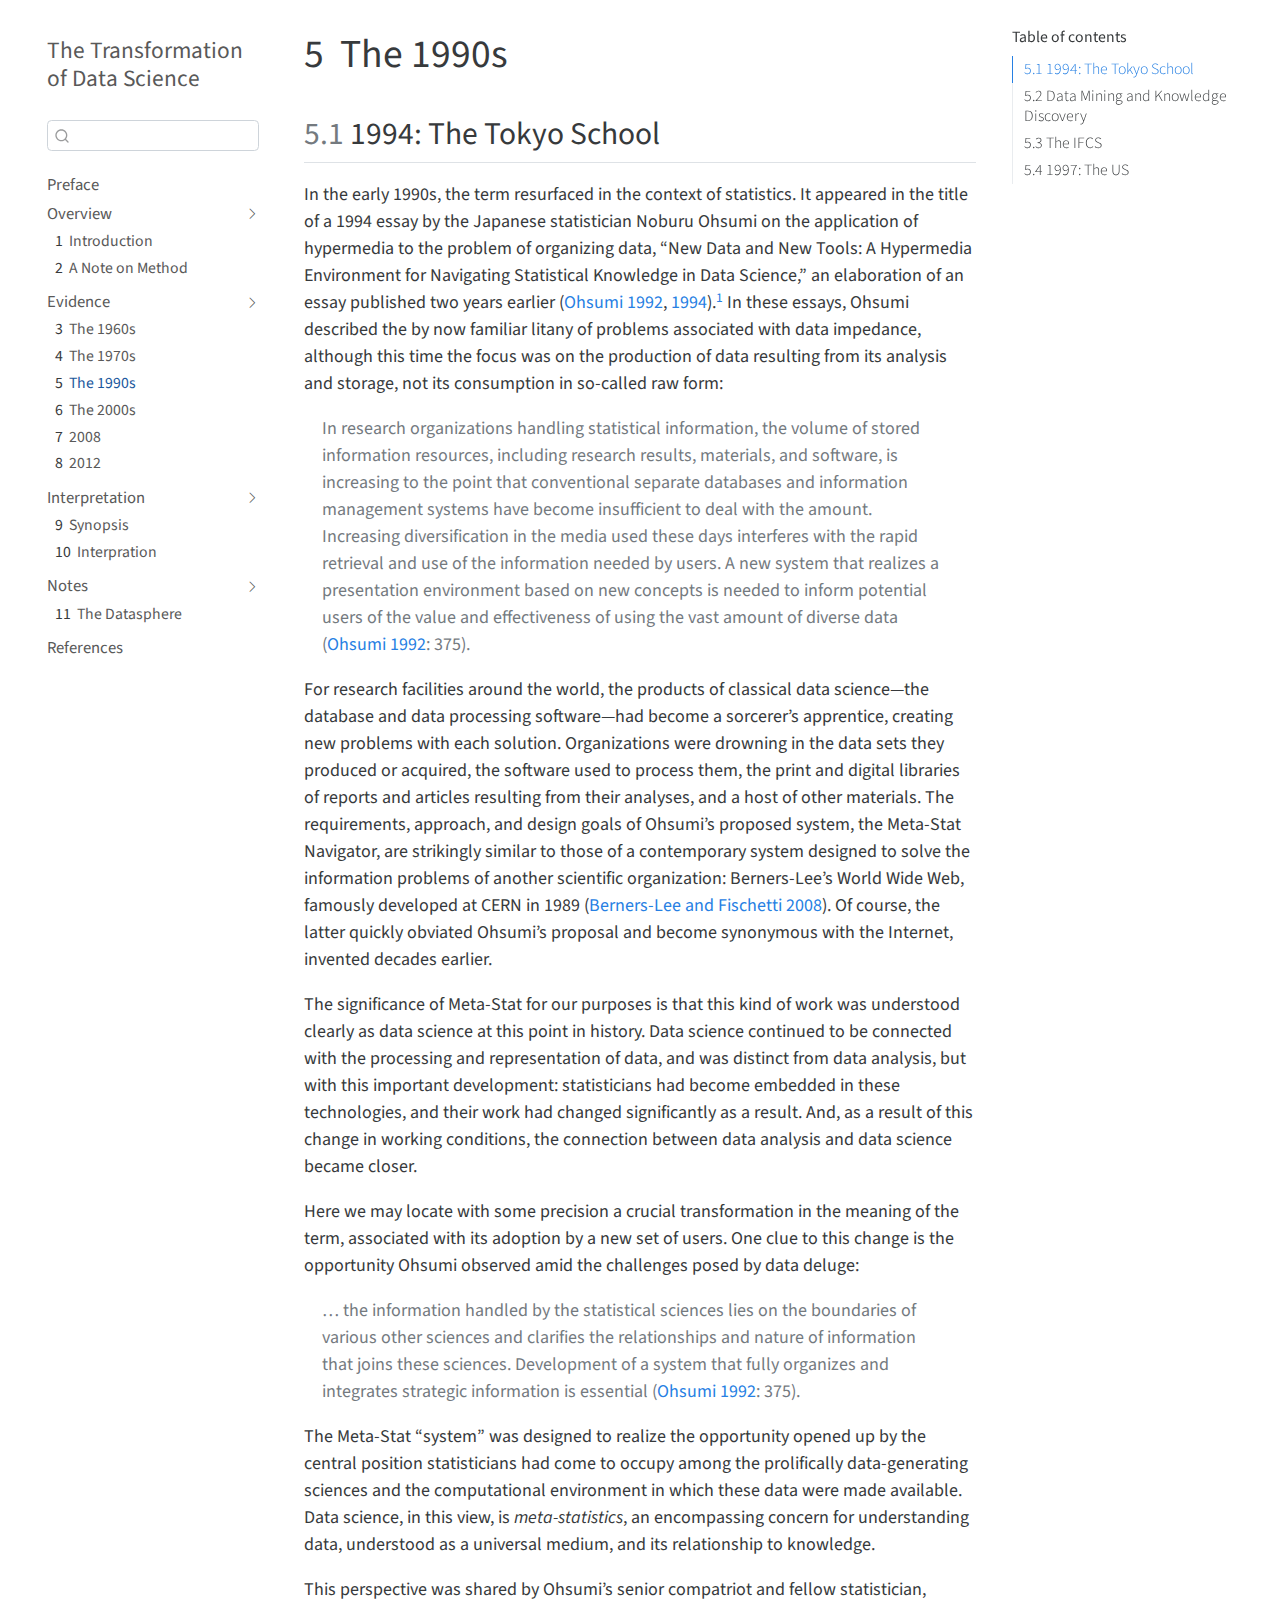
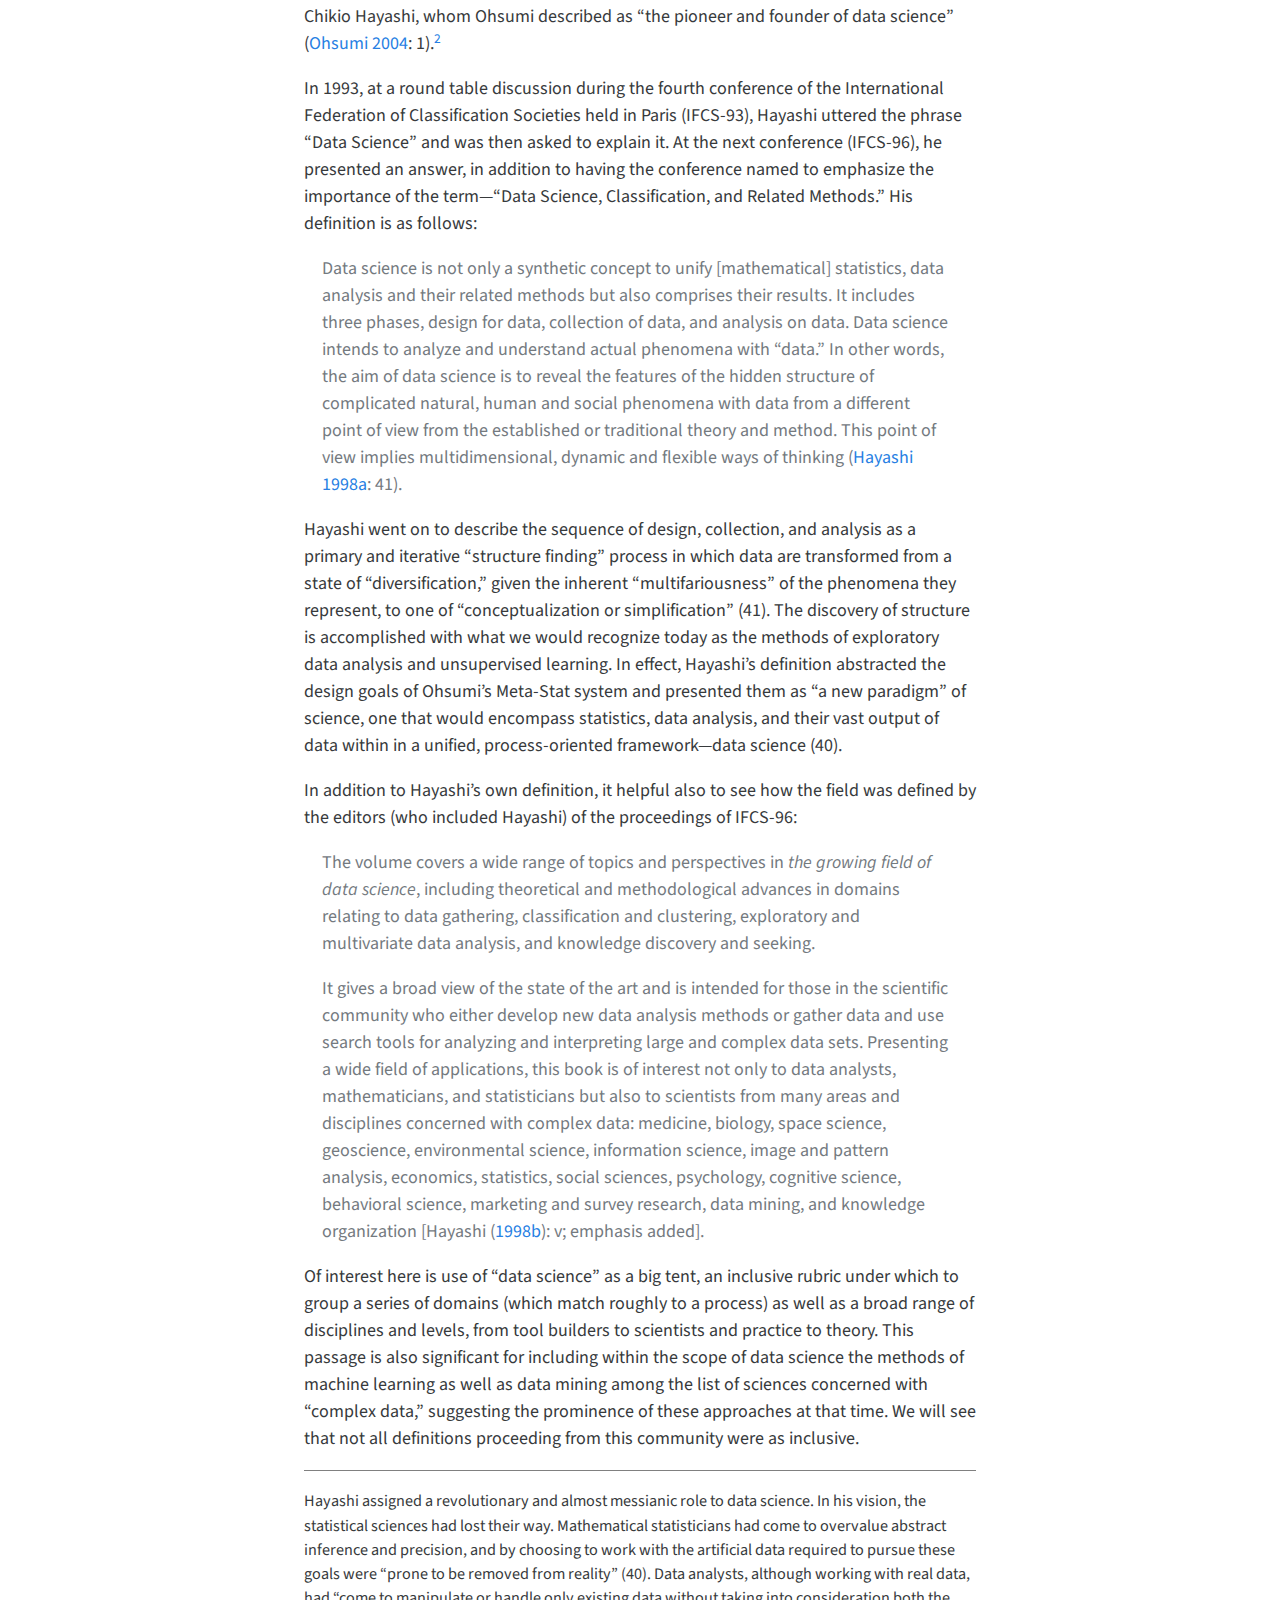
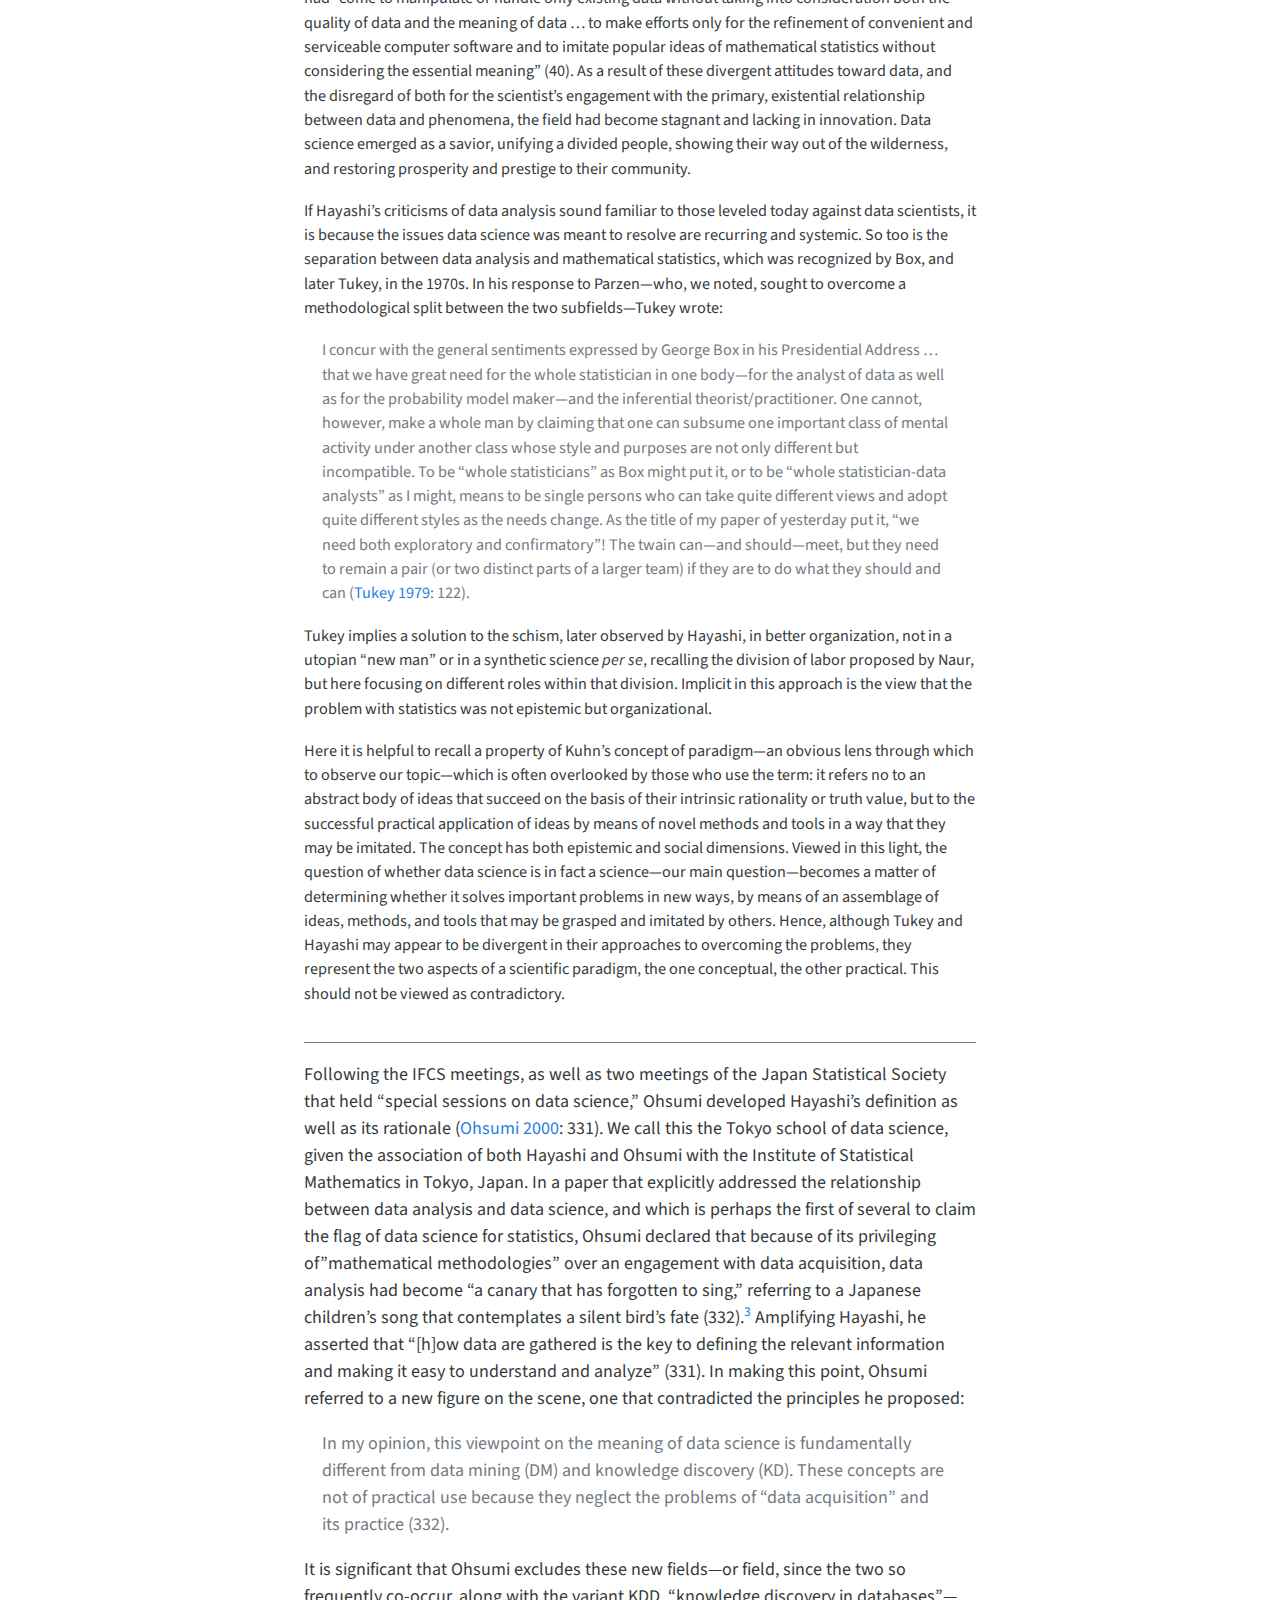
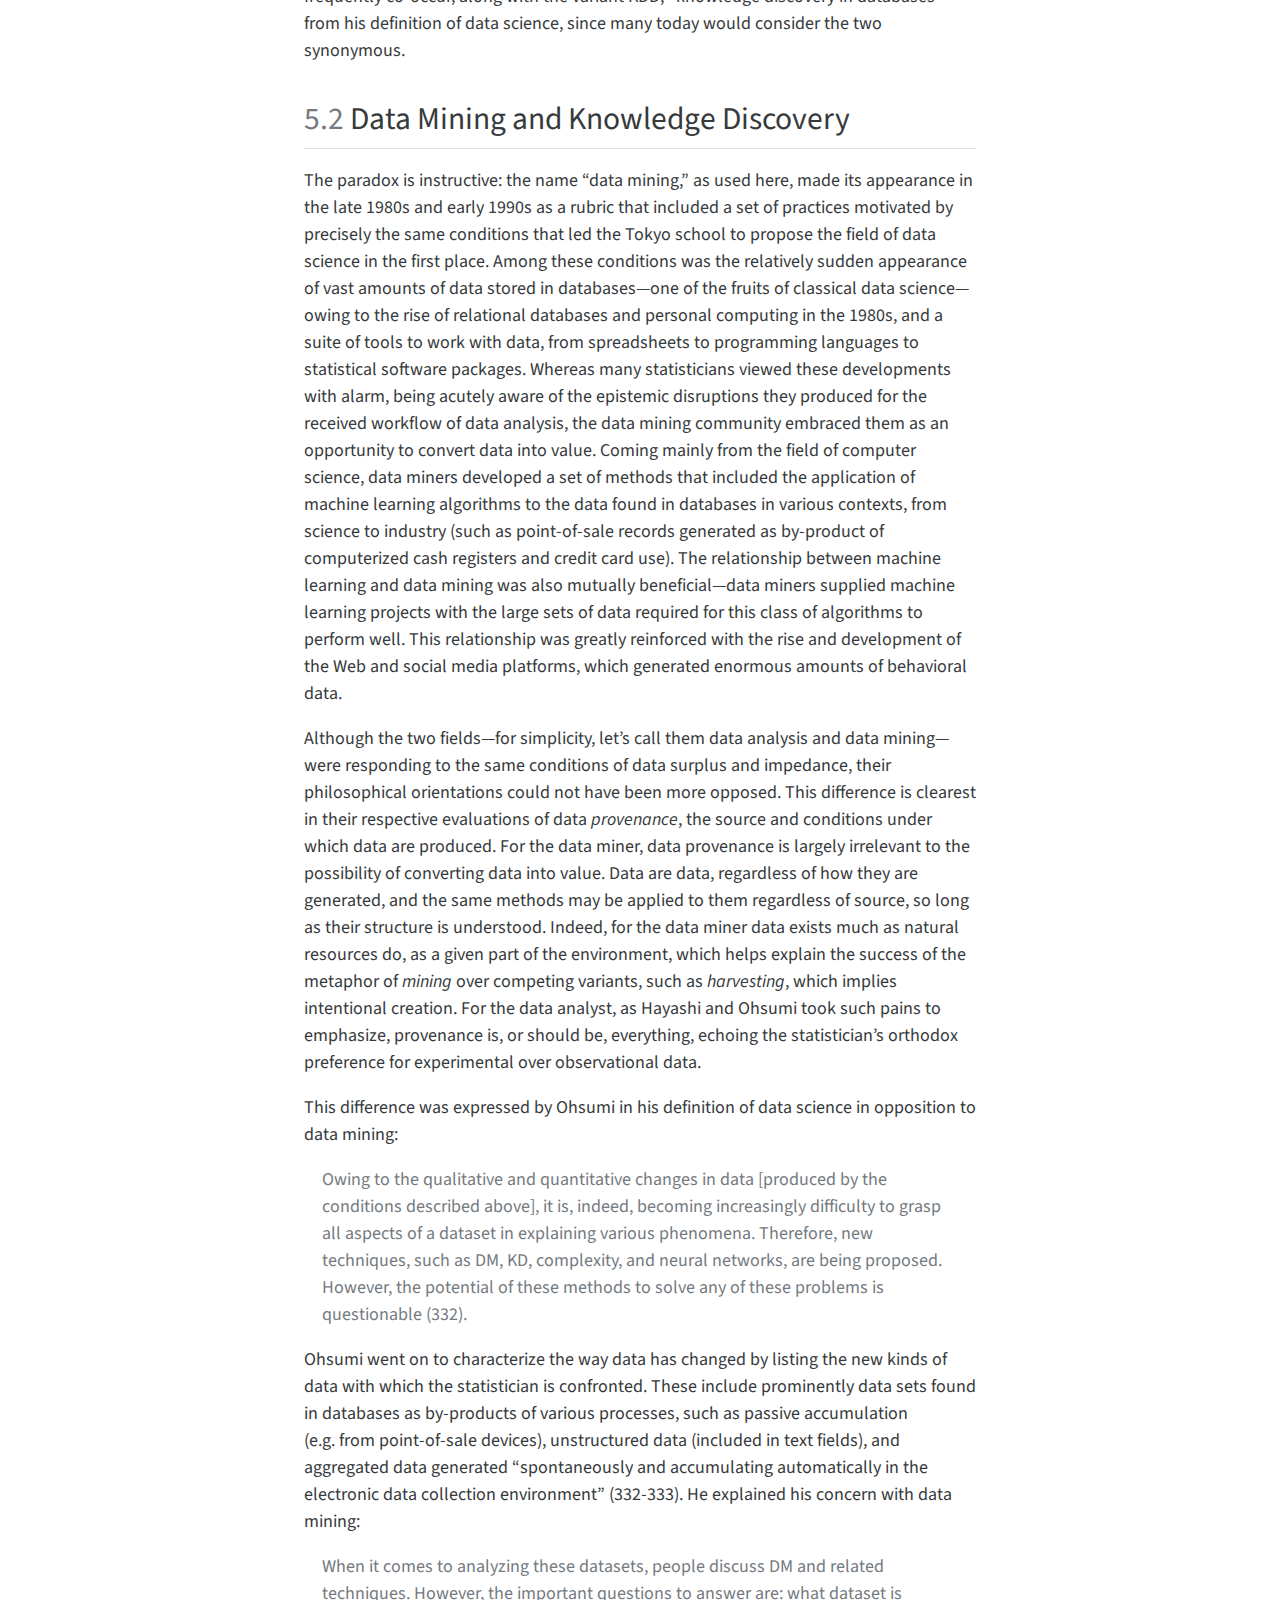
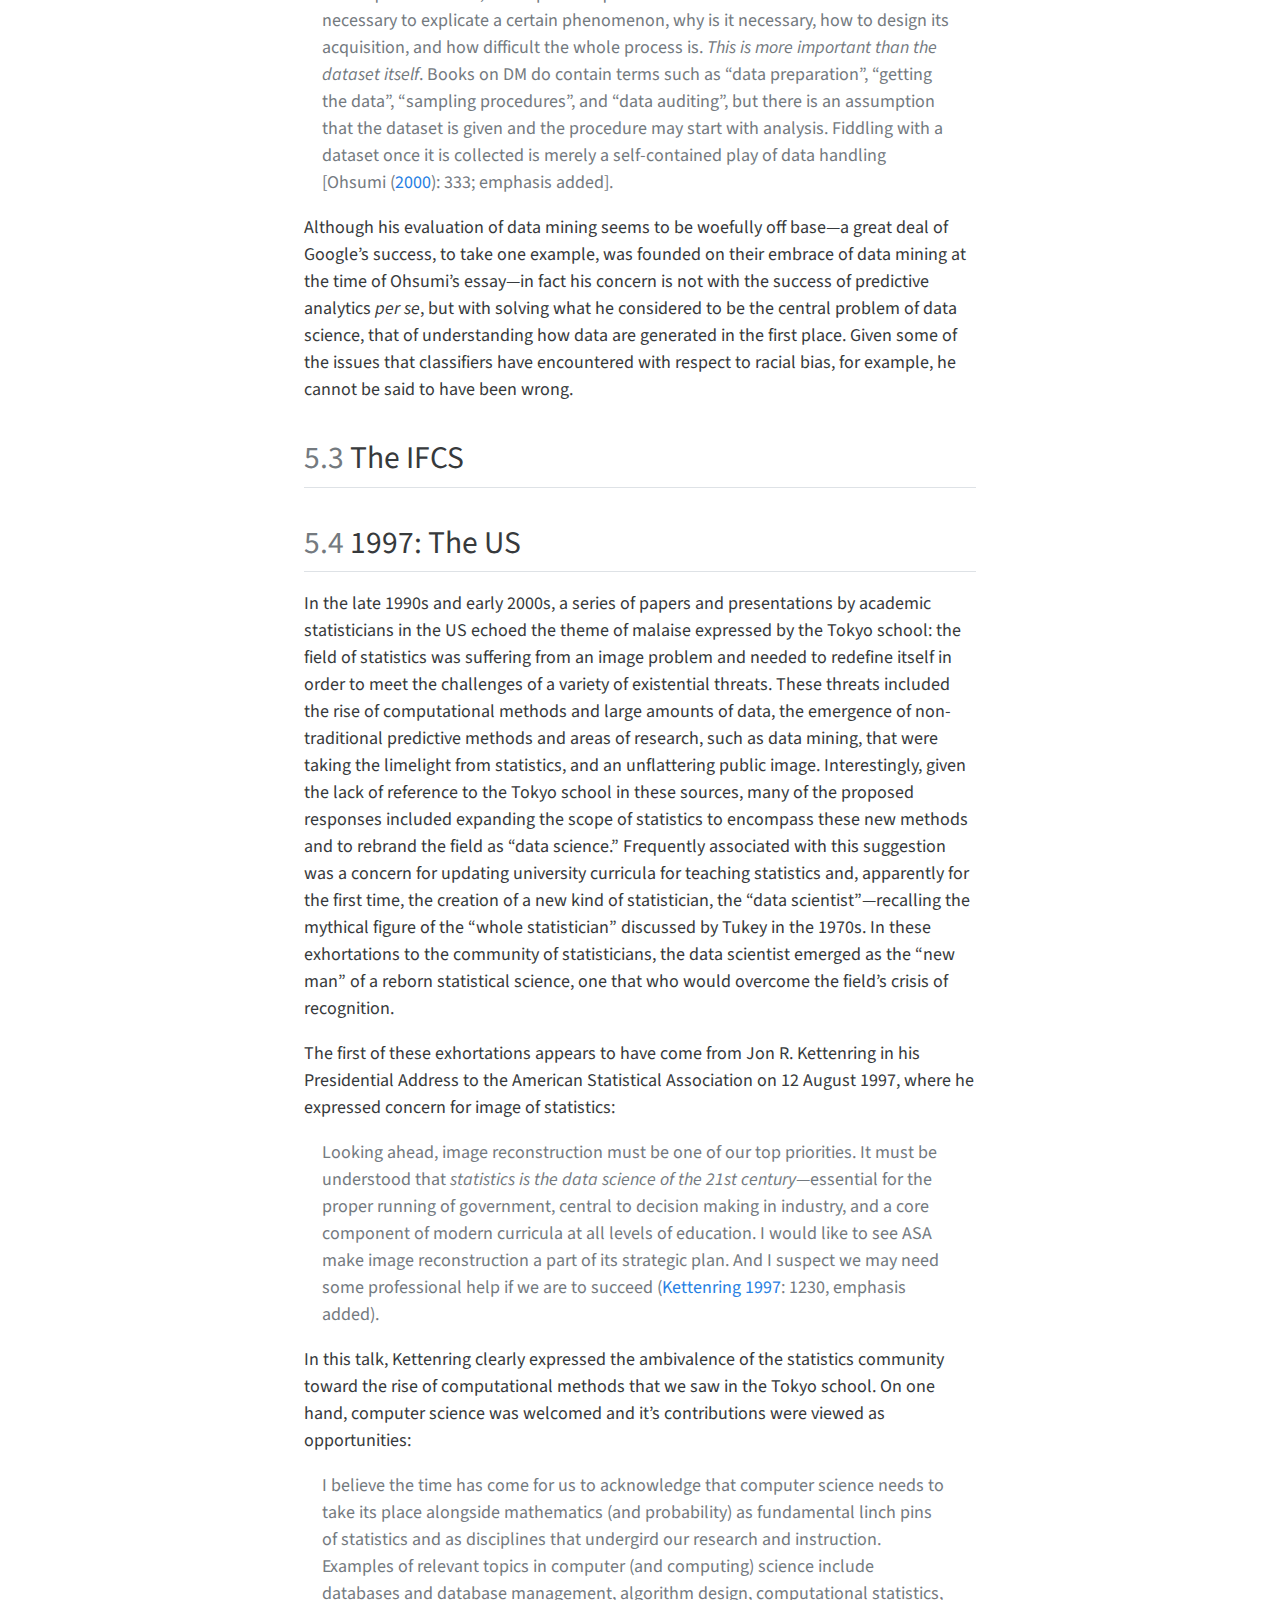
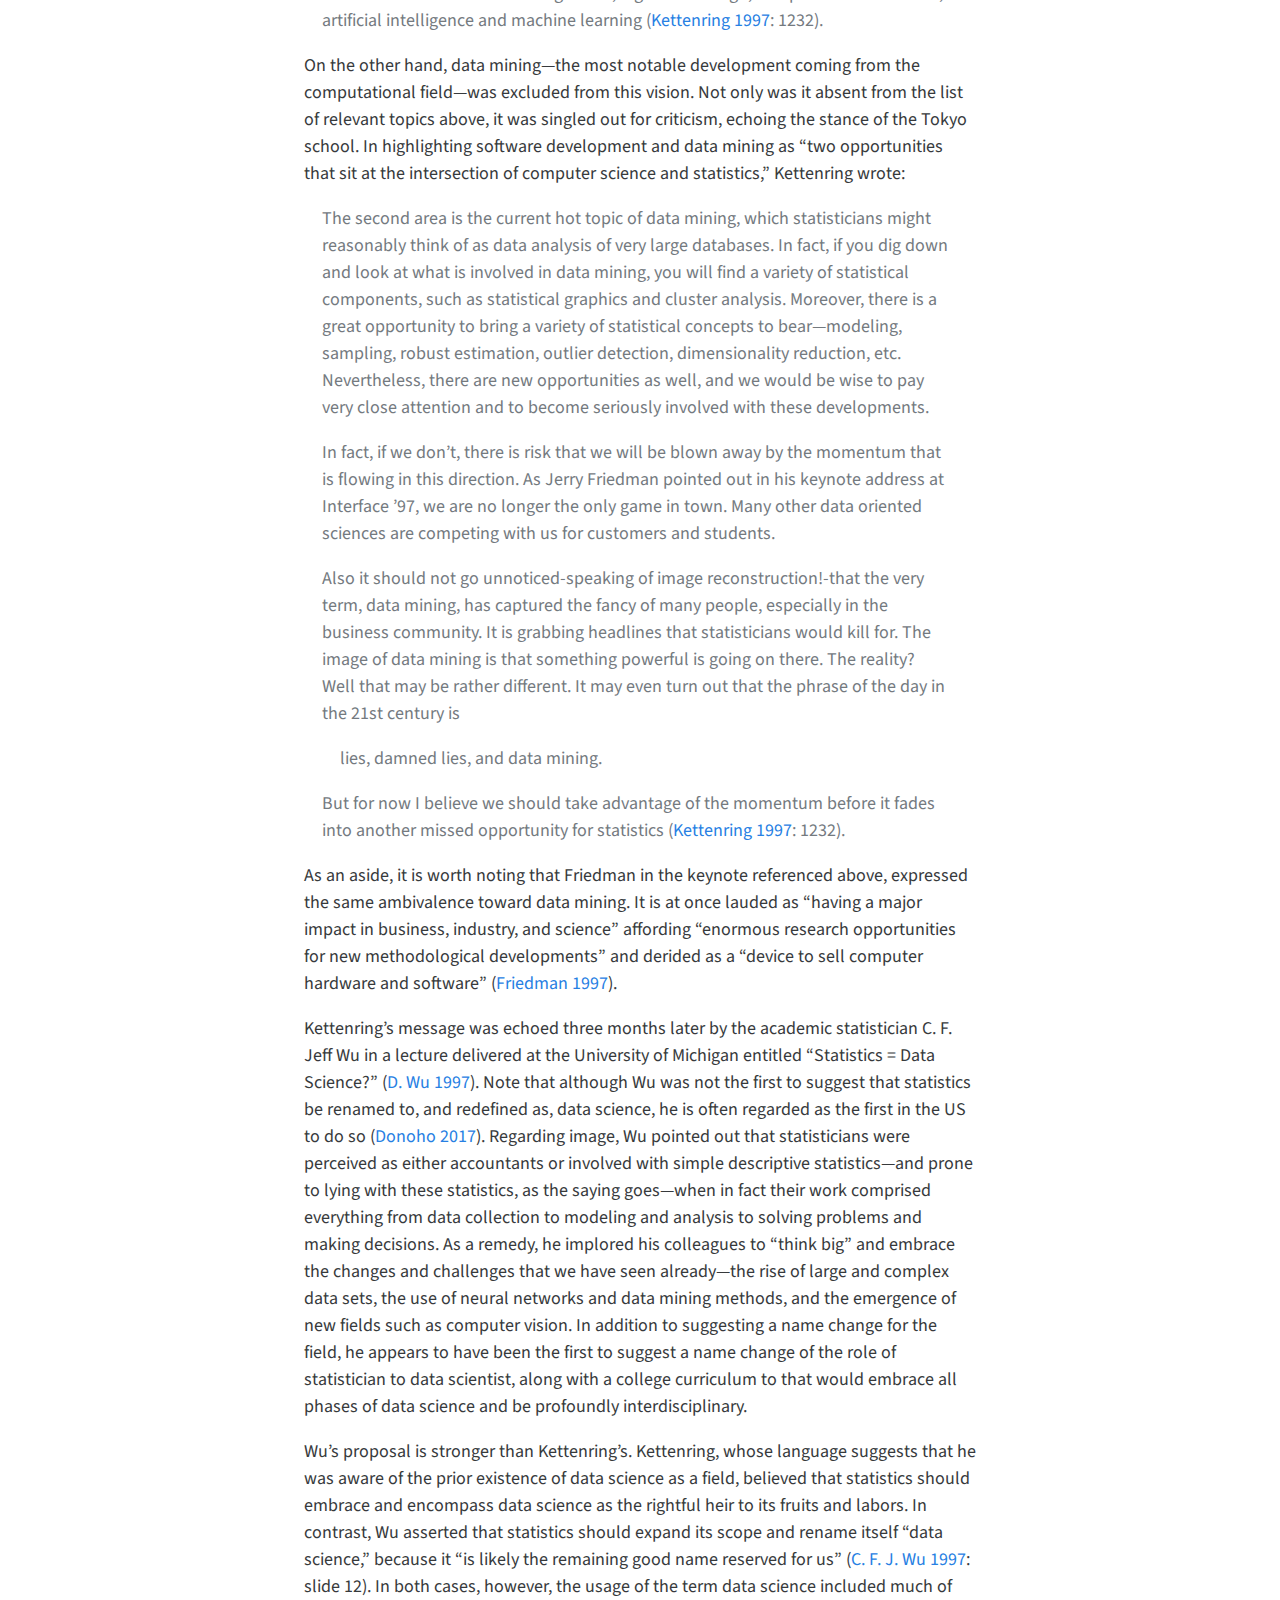
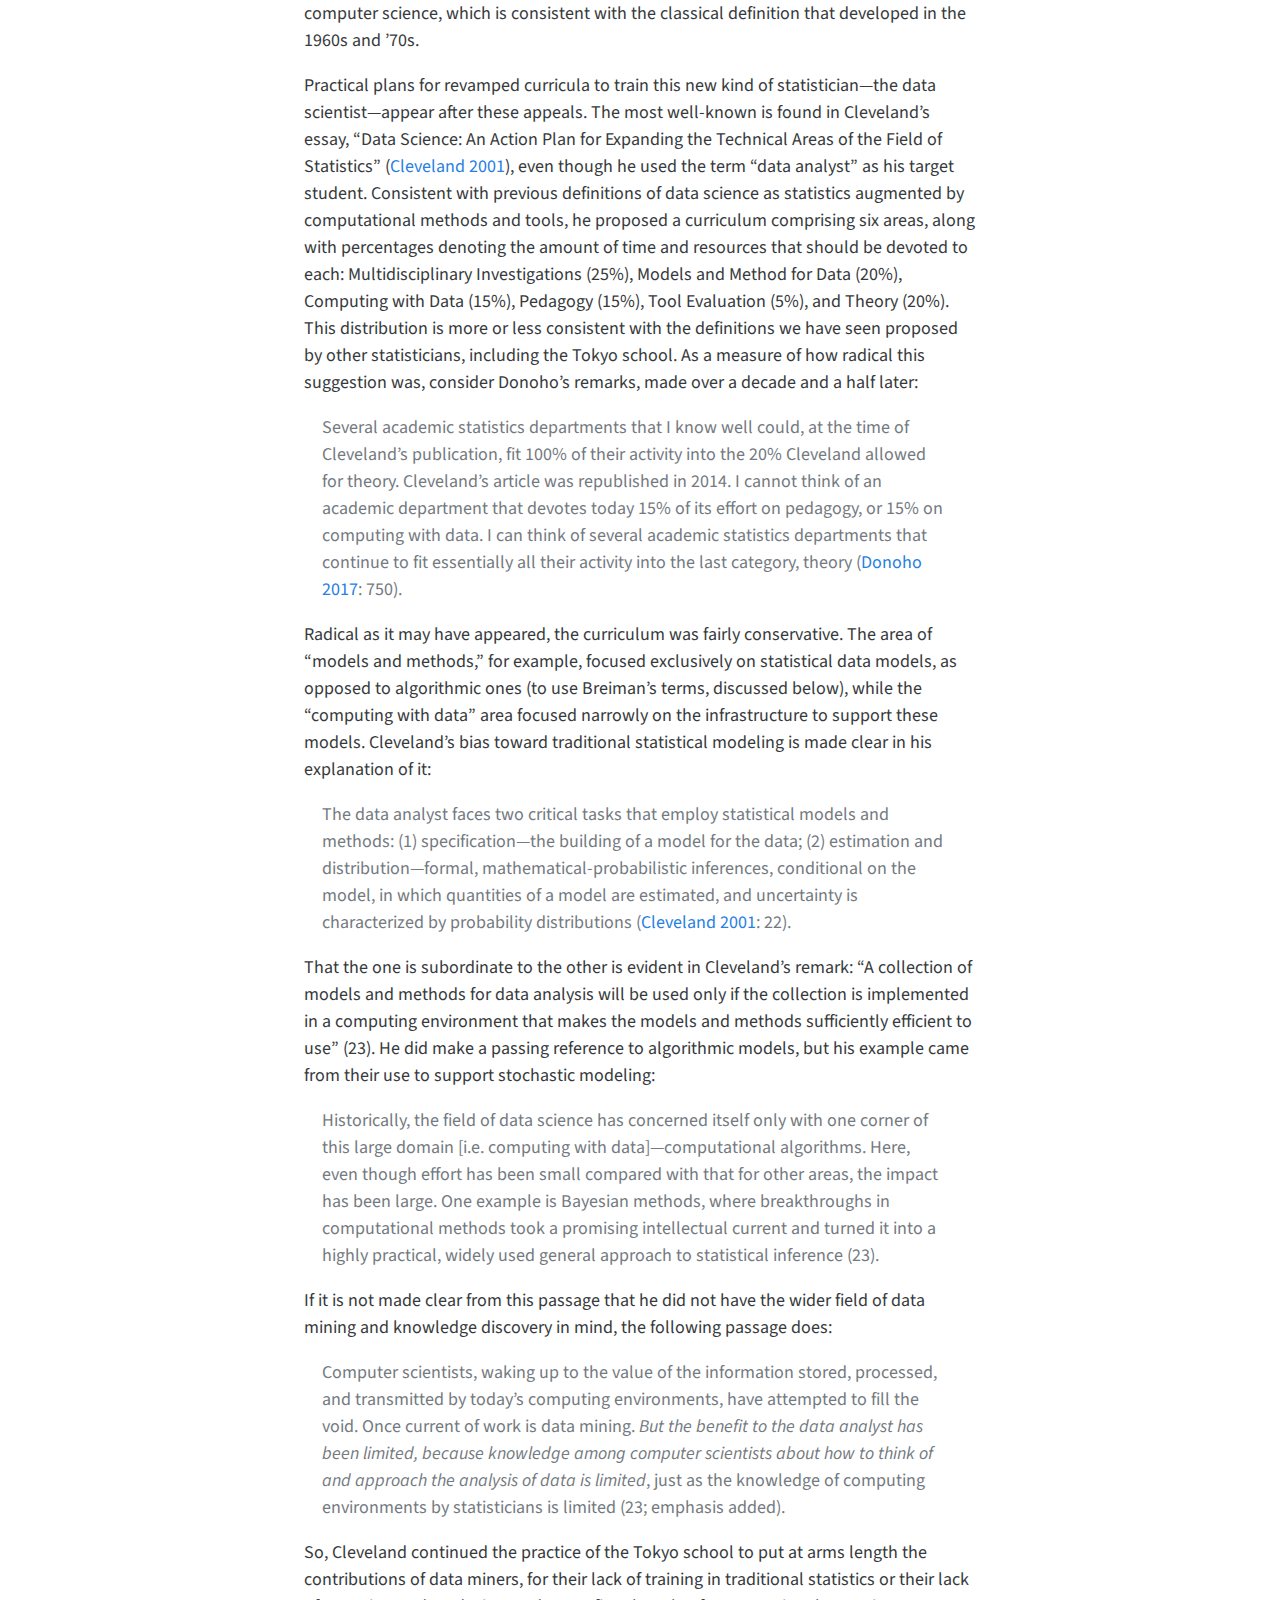
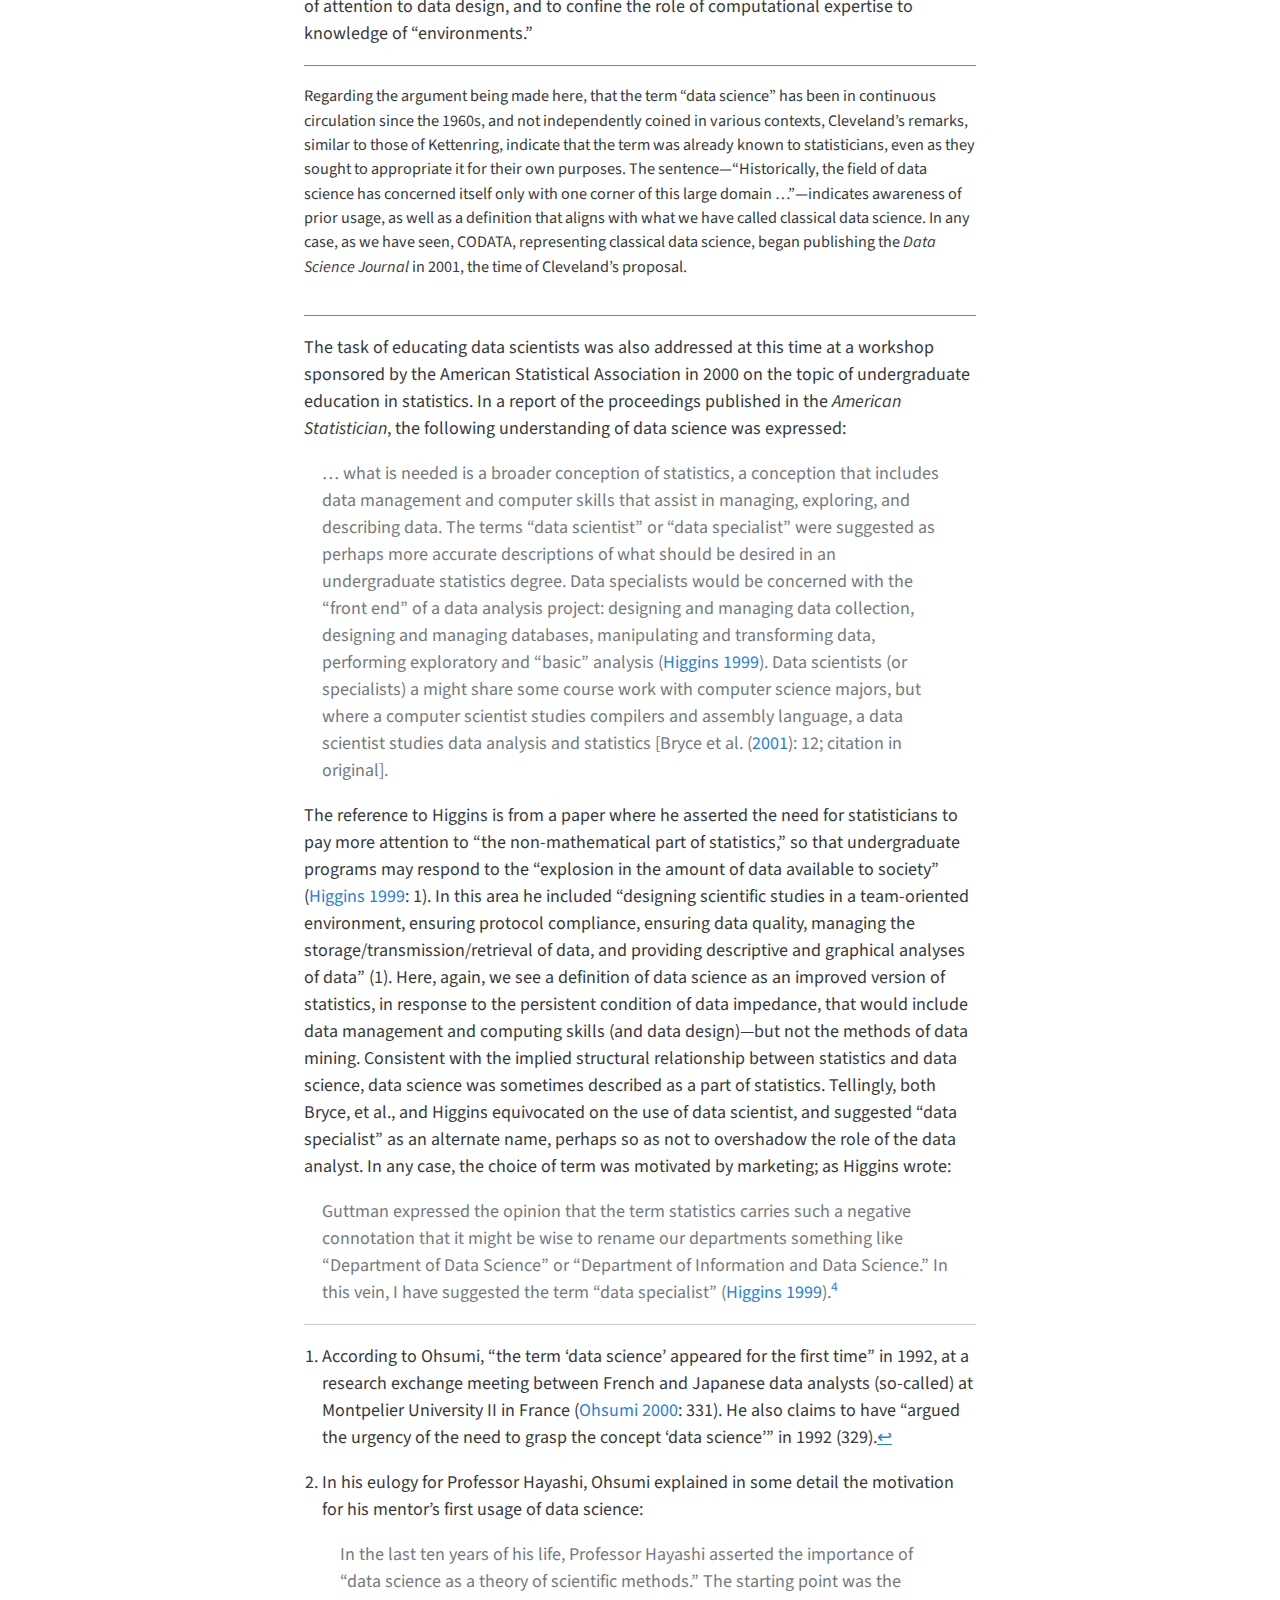
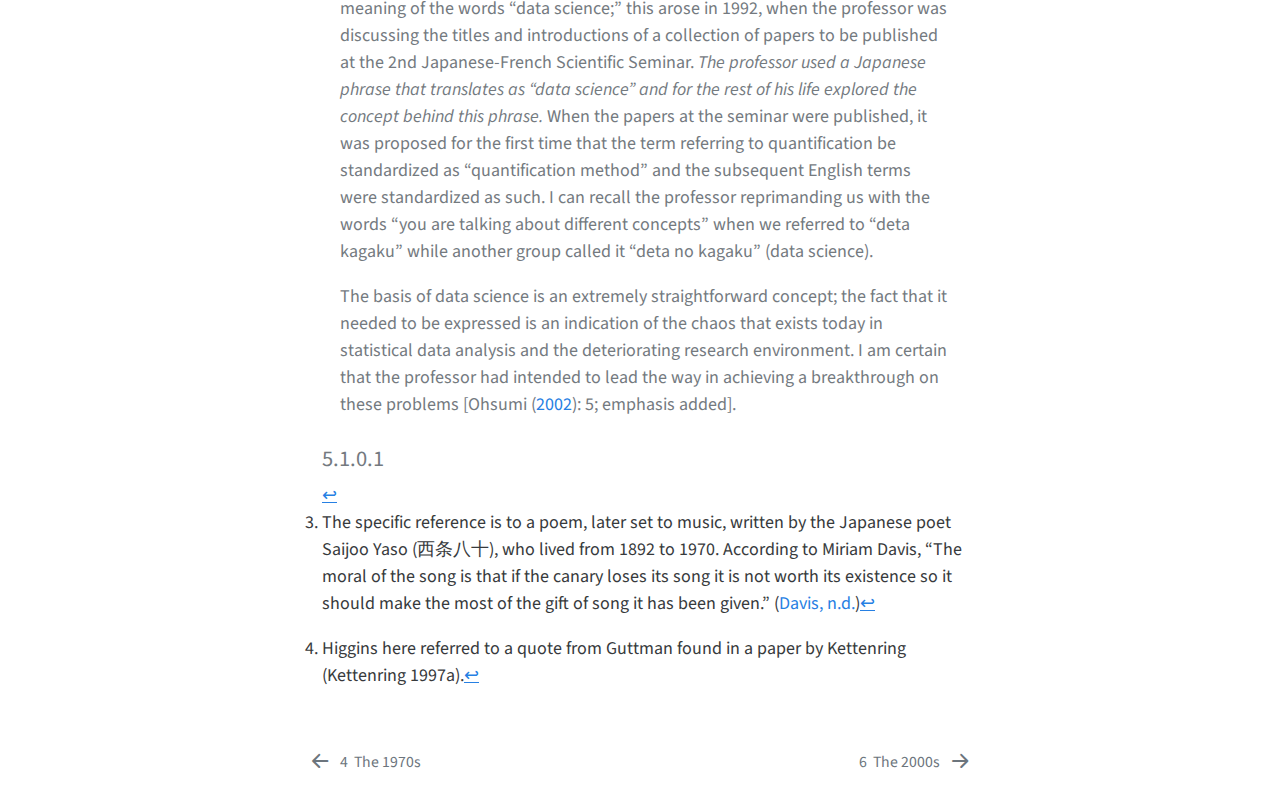
<file: docs/chapters/04-history-1990s.html>
<!DOCTYPE html>
<html xmlns="http://www.w3.org/1999/xhtml" lang="en" xml:lang="en"><head>

<meta charset="utf-8">
<meta name="generator" content="quarto-1.2.262">

<meta name="viewport" content="width=device-width, initial-scale=1.0, user-scalable=yes">


<title>The Transformation of Data Science - 5&nbsp; The 1990s</title>
<style>
code{white-space: pre-wrap;}
span.smallcaps{font-variant: small-caps;}
div.columns{display: flex; gap: min(4vw, 1.5em);}
div.column{flex: auto; overflow-x: auto;}
div.hanging-indent{margin-left: 1.5em; text-indent: -1.5em;}
ul.task-list{list-style: none;}
ul.task-list li input[type="checkbox"] {
  width: 0.8em;
  margin: 0 0.8em 0.2em -1.6em;
  vertical-align: middle;
}
div.csl-bib-body { }
div.csl-entry {
  clear: both;
}
.hanging div.csl-entry {
  margin-left:2em;
  text-indent:-2em;
}
div.csl-left-margin {
  min-width:2em;
  float:left;
}
div.csl-right-inline {
  margin-left:2em;
  padding-left:1em;
}
div.csl-indent {
  margin-left: 2em;
}
</style>


<script src="../site_libs/quarto-nav/quarto-nav.js"></script>
<script src="../site_libs/quarto-nav/headroom.min.js"></script>
<script src="../site_libs/clipboard/clipboard.min.js"></script>
<script src="../site_libs/quarto-search/autocomplete.umd.js"></script>
<script src="../site_libs/quarto-search/fuse.min.js"></script>
<script src="../site_libs/quarto-search/quarto-search.js"></script>
<meta name="quarto:offset" content="../">
<link href="../chapters/05-history-2000s.html" rel="next">
<link href="../chapters/03-history-1970s-and-80s.html" rel="prev">
<script src="../site_libs/quarto-html/quarto.js"></script>
<script src="../site_libs/quarto-html/popper.min.js"></script>
<script src="../site_libs/quarto-html/tippy.umd.min.js"></script>
<script src="../site_libs/quarto-html/anchor.min.js"></script>
<link href="../site_libs/quarto-html/tippy.css" rel="stylesheet">
<link href="../site_libs/quarto-html/quarto-syntax-highlighting.css" rel="stylesheet" id="quarto-text-highlighting-styles">
<script src="../site_libs/bootstrap/bootstrap.min.js"></script>
<link href="../site_libs/bootstrap/bootstrap-icons.css" rel="stylesheet">
<link href="../site_libs/bootstrap/bootstrap.min.css" rel="stylesheet" id="quarto-bootstrap" data-mode="light">
<script id="quarto-search-options" type="application/json">{
  "location": "sidebar",
  "copy-button": false,
  "collapse-after": 3,
  "panel-placement": "start",
  "type": "textbox",
  "limit": 20,
  "language": {
    "search-no-results-text": "No results",
    "search-matching-documents-text": "matching documents",
    "search-copy-link-title": "Copy link to search",
    "search-hide-matches-text": "Hide additional matches",
    "search-more-match-text": "more match in this document",
    "search-more-matches-text": "more matches in this document",
    "search-clear-button-title": "Clear",
    "search-detached-cancel-button-title": "Cancel",
    "search-submit-button-title": "Submit"
  }
}</script>


</head>

<body class="nav-sidebar floating">

<div id="quarto-search-results"></div>
  <header id="quarto-header" class="headroom fixed-top">
  <nav class="quarto-secondary-nav" data-bs-toggle="collapse" data-bs-target="#quarto-sidebar" aria-controls="quarto-sidebar" aria-expanded="false" aria-label="Toggle sidebar navigation" onclick="if (window.quartoToggleHeadroom) { window.quartoToggleHeadroom(); }">
    <div class="container-fluid d-flex justify-content-between">
      <h1 class="quarto-secondary-nav-title"><span class="chapter-number">5</span>&nbsp; <span class="chapter-title">The 1990s</span></h1>
      <button type="button" class="quarto-btn-toggle btn" aria-label="Show secondary navigation">
        <i class="bi bi-chevron-right"></i>
      </button>
    </div>
  </nav>
</header>
<!-- content -->
<div id="quarto-content" class="quarto-container page-columns page-rows-contents page-layout-article">
<!-- sidebar -->
  <nav id="quarto-sidebar" class="sidebar collapse sidebar-navigation floating overflow-auto">
    <div class="pt-lg-2 mt-2 text-left sidebar-header">
    <div class="sidebar-title mb-0 py-0">
      <a href="../">The Transformation of Data Science</a> 
    </div>
      </div>
      <div class="mt-2 flex-shrink-0 align-items-center">
        <div class="sidebar-search">
        <div id="quarto-search" class="" title="Search"></div>
        </div>
      </div>
    <div class="sidebar-menu-container"> 
    <ul class="list-unstyled mt-1">
        <li class="sidebar-item">
  <div class="sidebar-item-container"> 
  <a href="../index.html" class="sidebar-item-text sidebar-link">Preface</a>
  </div>
</li>
        <li class="sidebar-item sidebar-item-section">
      <div class="sidebar-item-container"> 
            <a class="sidebar-item-text sidebar-link text-start" data-bs-toggle="collapse" data-bs-target="#quarto-sidebar-section-1" aria-expanded="true">Overview</a>
          <a class="sidebar-item-toggle text-start" data-bs-toggle="collapse" data-bs-target="#quarto-sidebar-section-1" aria-expanded="true">
            <i class="bi bi-chevron-right ms-2"></i>
          </a> 
      </div>
      <ul id="quarto-sidebar-section-1" class="collapse list-unstyled sidebar-section depth1 show">  
          <li class="sidebar-item">
  <div class="sidebar-item-container"> 
  <a href="../chapters/01-history-introduction.html" class="sidebar-item-text sidebar-link"><span class="chapter-number">1</span>&nbsp; <span class="chapter-title">Introduction</span></a>
  </div>
</li>
          <li class="sidebar-item">
  <div class="sidebar-item-container"> 
  <a href="../chapters/history-method.html" class="sidebar-item-text sidebar-link"><span class="chapter-number">2</span>&nbsp; <span class="chapter-title">A Note on Method</span></a>
  </div>
</li>
      </ul>
  </li>
        <li class="sidebar-item sidebar-item-section">
      <div class="sidebar-item-container"> 
            <a class="sidebar-item-text sidebar-link text-start" data-bs-toggle="collapse" data-bs-target="#quarto-sidebar-section-2" aria-expanded="true">Evidence</a>
          <a class="sidebar-item-toggle text-start" data-bs-toggle="collapse" data-bs-target="#quarto-sidebar-section-2" aria-expanded="true">
            <i class="bi bi-chevron-right ms-2"></i>
          </a> 
      </div>
      <ul id="quarto-sidebar-section-2" class="collapse list-unstyled sidebar-section depth1 show">  
          <li class="sidebar-item">
  <div class="sidebar-item-container"> 
  <a href="../chapters/02-history-1960s.html" class="sidebar-item-text sidebar-link"><span class="chapter-number">3</span>&nbsp; <span class="chapter-title">The 1960s</span></a>
  </div>
</li>
          <li class="sidebar-item">
  <div class="sidebar-item-container"> 
  <a href="../chapters/03-history-1970s-and-80s.html" class="sidebar-item-text sidebar-link"><span class="chapter-number">4</span>&nbsp; <span class="chapter-title">The 1970s</span></a>
  </div>
</li>
          <li class="sidebar-item">
  <div class="sidebar-item-container"> 
  <a href="../chapters/04-history-1990s.html" class="sidebar-item-text sidebar-link active"><span class="chapter-number">5</span>&nbsp; <span class="chapter-title">The 1990s</span></a>
  </div>
</li>
          <li class="sidebar-item">
  <div class="sidebar-item-container"> 
  <a href="../chapters/05-history-2000s.html" class="sidebar-item-text sidebar-link"><span class="chapter-number">6</span>&nbsp; <span class="chapter-title">The 2000s</span></a>
  </div>
</li>
          <li class="sidebar-item">
  <div class="sidebar-item-container"> 
  <a href="../chapters/06-history-2008-2012.html" class="sidebar-item-text sidebar-link"><span class="chapter-number">7</span>&nbsp; <span class="chapter-title">2008</span></a>
  </div>
</li>
          <li class="sidebar-item">
  <div class="sidebar-item-container"> 
  <a href="../chapters/07-history-disconnect.html" class="sidebar-item-text sidebar-link"><span class="chapter-number">8</span>&nbsp; <span class="chapter-title">2012</span></a>
  </div>
</li>
      </ul>
  </li>
        <li class="sidebar-item sidebar-item-section">
      <div class="sidebar-item-container"> 
            <a class="sidebar-item-text sidebar-link text-start" data-bs-toggle="collapse" data-bs-target="#quarto-sidebar-section-3" aria-expanded="true">Interpretation</a>
          <a class="sidebar-item-toggle text-start" data-bs-toggle="collapse" data-bs-target="#quarto-sidebar-section-3" aria-expanded="true">
            <i class="bi bi-chevron-right ms-2"></i>
          </a> 
      </div>
      <ul id="quarto-sidebar-section-3" class="collapse list-unstyled sidebar-section depth1 show">  
          <li class="sidebar-item">
  <div class="sidebar-item-container"> 
  <a href="../chapters/00-synopsis.html" class="sidebar-item-text sidebar-link"><span class="chapter-number">9</span>&nbsp; <span class="chapter-title">Synopsis</span></a>
  </div>
</li>
          <li class="sidebar-item">
  <div class="sidebar-item-container"> 
  <a href="../chapters/08-history-interpretation.html" class="sidebar-item-text sidebar-link"><span class="chapter-number">10</span>&nbsp; <span class="chapter-title">Interpration</span></a>
  </div>
</li>
      </ul>
  </li>
        <li class="sidebar-item sidebar-item-section">
      <div class="sidebar-item-container"> 
            <a class="sidebar-item-text sidebar-link text-start" data-bs-toggle="collapse" data-bs-target="#quarto-sidebar-section-4" aria-expanded="true">Notes</a>
          <a class="sidebar-item-toggle text-start" data-bs-toggle="collapse" data-bs-target="#quarto-sidebar-section-4" aria-expanded="true">
            <i class="bi bi-chevron-right ms-2"></i>
          </a> 
      </div>
      <ul id="quarto-sidebar-section-4" class="collapse list-unstyled sidebar-section depth1 show">  
          <li class="sidebar-item">
  <div class="sidebar-item-container"> 
  <a href="../chapters/notes/the-datasphere.html" class="sidebar-item-text sidebar-link"><span class="chapter-number">11</span>&nbsp; <span class="chapter-title">The Datasphere</span></a>
  </div>
</li>
      </ul>
  </li>
        <li class="sidebar-item">
  <div class="sidebar-item-container"> 
  <a href="../references.html" class="sidebar-item-text sidebar-link">References</a>
  </div>
</li>
    </ul>
    </div>
</nav>
<!-- margin-sidebar -->
    <div id="quarto-margin-sidebar" class="sidebar margin-sidebar">
        <nav id="TOC" role="doc-toc" class="toc-active">
    <h2 id="toc-title">Table of contents</h2>
   
  <ul>
  <li><a href="#the-tokyo-school" id="toc-the-tokyo-school" class="nav-link active" data-scroll-target="#the-tokyo-school"><span class="toc-section-number">5.1</span>  1994: The Tokyo School</a></li>
  <li><a href="#data-mining-and-knowledge-discovery" id="toc-data-mining-and-knowledge-discovery" class="nav-link" data-scroll-target="#data-mining-and-knowledge-discovery"><span class="toc-section-number">5.2</span>  Data Mining and Knowledge Discovery</a></li>
  <li><a href="#the-ifcs" id="toc-the-ifcs" class="nav-link" data-scroll-target="#the-ifcs"><span class="toc-section-number">5.3</span>  The IFCS</a></li>
  <li><a href="#the-us" id="toc-the-us" class="nav-link" data-scroll-target="#the-us"><span class="toc-section-number">5.4</span>  1997: The US</a></li>
  </ul>
</nav>
    </div>
<!-- main -->
<main class="content" id="quarto-document-content">

<header id="title-block-header" class="quarto-title-block default">
<div class="quarto-title">
<h1 class="title d-none d-lg-block"><span class="chapter-number">5</span>&nbsp; <span class="chapter-title">The 1990s</span></h1>
</div>



<div class="quarto-title-meta">

    
  
    
  </div>
  

</header>

<section id="the-tokyo-school" class="level2" data-number="5.1">
<h2 data-number="5.1" class="anchored" data-anchor-id="the-tokyo-school"><span class="header-section-number">5.1</span> 1994: The Tokyo School</h2>
<p>In the early 1990s, the term resurfaced in the context of statistics. It appeared in the title of a 1994 essay by the Japanese statistician Noburu Ohsumi on the application of hypermedia to the problem of organizing data, “New Data and New Tools: A Hypermedia Environment for Navigating Statistical Knowledge in Data Science,” an elaboration of an essay published two years earlier <span class="citation" data-cites="ohsumi1992 ohsumi1994">(<a href="../references.html#ref-ohsumi1992" role="doc-biblioref">Ohsumi 1992</a>, <a href="../references.html#ref-ohsumi1994" role="doc-biblioref">1994</a>)</span>.<a href="#fn1" class="footnote-ref" id="fnref1" role="doc-noteref"><sup>1</sup></a> In these essays, Ohsumi described the by now familiar litany of problems associated with data impedance, although this time the focus was on the production of data resulting from its analysis and storage, not its consumption in so-called raw form:</p>
<blockquote class="blockquote">
<p>In research organizations handling statistical information, the volume of stored information resources, including research results, materials, and software, is increasing to the point that conventional separate databases and information management systems have become insufficient to deal with the amount. Increasing diversification in the media used these days interferes with the rapid retrieval and use of the information needed by users. A new system that realizes a presentation environment based on new concepts is needed to inform potential users of the value and effectiveness of using the vast amount of diverse data <span class="citation" data-cites="ohsumi1992">(<a href="../references.html#ref-ohsumi1992" role="doc-biblioref">Ohsumi 1992</a>: 375)</span>.</p>
</blockquote>
<p>For research facilities around the world, the products of classical data science—the database and data processing software—had become a sorcerer’s apprentice, creating new problems with each solution. Organizations were drowning in the data sets they produced or acquired, the software used to process them, the print and digital libraries of reports and articles resulting from their analyses, and a host of other materials. The requirements, approach, and design goals of Ohsumi’s proposed system, the Meta-Stat Navigator, are strikingly similar to those of a contemporary system designed to solve the information problems of another scientific organization: Berners-Lee’s World Wide Web, famously developed at CERN in 1989 <span class="citation" data-cites="berners-lee2008">(<a href="../references.html#ref-berners-lee2008" role="doc-biblioref">Berners-Lee and Fischetti 2008</a>)</span>. Of course, the latter quickly obviated Ohsumi’s proposal and become synonymous with the Internet, invented decades earlier.</p>
<p>The significance of Meta-Stat for our purposes is that this kind of work was understood clearly as data science at this point in history. Data science continued to be connected with the processing and representation of data, and was distinct from data analysis, but with this important development: statisticians had become embedded in these technologies, and their work had changed significantly as a result. And, as a result of this change in working conditions, the connection between data analysis and data science became closer.</p>
<p>Here we may locate with some precision a crucial transformation in the meaning of the term, associated with its adoption by a new set of users. One clue to this change is the opportunity Ohsumi observed amid the challenges posed by data deluge:</p>
<blockquote class="blockquote">
<p>… the information handled by the statistical sciences lies on the boundaries of various other sciences and clarifies the relationships and nature of information that joins these sciences. Development of a system that fully organizes and integrates strategic information is essential <span class="citation" data-cites="ohsumi1992">(<a href="../references.html#ref-ohsumi1992" role="doc-biblioref">Ohsumi 1992</a>: 375)</span>.</p>
</blockquote>
<p>The Meta-Stat “system” was designed to realize the opportunity opened up by the central position statisticians had come to occupy among the prolifically data-generating sciences and the computational environment in which these data were made available. Data science, in this view, is <em>meta-statistics</em>, an encompassing concern for understanding data, understood as a universal medium, and its relationship to knowledge.</p>
<p>This perspective was shared by Ohsumi’s senior compatriot and fellow statistician, Chikio Hayashi, whom Ohsumi described as “the pioneer and founder of data science” <span class="citation" data-cites="ohsumi2004">(<a href="../references.html#ref-ohsumi2004" role="doc-biblioref">Ohsumi 2004</a>: 1)</span>.<a href="#fn2" class="footnote-ref" id="fnref2" role="doc-noteref"><sup>2</sup></a></p>
<p>In 1993, at a round table discussion during the fourth conference of the International Federation of Classification Societies held in Paris (IFCS-93), Hayashi uttered the phrase “Data Science” and was then asked to explain it. At the next conference (IFCS-96), he presented an answer, in addition to having the conference named to emphasize the importance of the term—“Data Science, Classification, and Related Methods.” His definition is as follows:</p>
<blockquote class="blockquote">
<p>Data science is not only a synthetic concept to unify [mathematical] statistics, data analysis and their related methods but also comprises their results. It includes three phases, design for data, collection of data, and analysis on data. Data science intends to analyze and understand actual phenomena with “data.” In other words, the aim of data science is to reveal the features of the hidden structure of complicated natural, human and social phenomena with data from a different point of view from the established or traditional theory and method. This point of view implies multidimensional, dynamic and flexible ways of thinking <span class="citation" data-cites="hayashi1998">(<a href="../references.html#ref-hayashi1998" role="doc-biblioref">Hayashi 1998a</a>: 41)</span>.</p>
</blockquote>
<p>Hayashi went on to describe the sequence of design, collection, and analysis as a primary and iterative “structure finding” process in which data are transformed from a state of “diversification,” given the inherent “multifariousness” of the phenomena they represent, to one of “conceptualization or simplification” (41). The discovery of structure is accomplished with what we would recognize today as the methods of exploratory data analysis and unsupervised learning. In effect, Hayashi’s definition abstracted the design goals of Ohsumi’s Meta-Stat system and presented them as “a new paradigm” of science, one that would encompass statistics, data analysis, and their vast output of data within in a unified, process-oriented framework—data science (40).</p>
<p>In addition to Hayashi’s own definition, it helpful also to see how the field was defined by the editors (who included Hayashi) of the proceedings of IFCS-96:</p>
<blockquote class="blockquote">
<p>The volume covers a wide range of topics and perspectives in <em>the growing field of data science</em>, including theoretical and methodological advances in domains relating to data gathering, classification and clustering, exploratory and multivariate data analysis, and knowledge discovery and seeking.</p>
<p>It gives a broad view of the state of the art and is intended for those in the scientific community who either develop new data analysis methods or gather data and use search tools for analyzing and interpreting large and complex data sets. Presenting a wide field of applications, this book is of interest not only to data analysts, mathematicians, and statisticians but also to scientists from many areas and disciplines concerned with complex data: medicine, biology, space science, geoscience, environmental science, information science, image and pattern analysis, economics, statistics, social sciences, psychology, cognitive science, behavioral science, marketing and survey research, data mining, and knowledge organization [<span class="citation" data-cites="hayashi1998a">Hayashi (<a href="../references.html#ref-hayashi1998a" role="doc-biblioref">1998b</a>)</span>: v; emphasis added].</p>
</blockquote>
<p>Of interest here is use of “data science” as a big tent, an inclusive rubric under which to group a series of domains (which match roughly to a process) as well as a broad range of disciplines and levels, from tool builders to scientists and practice to theory. This passage is also significant for including within the scope of data science the methods of machine learning as well as data mining among the list of sciences concerned with “complex data,” suggesting the prominence of these approaches at that time. We will see that not all definitions proceeding from this community were as inclusive.</p>
<div class="bourdieu">
<p>Hayashi assigned a revolutionary and almost messianic role to data science. In his vision, the statistical sciences had lost their way. Mathematical statisticians had come to overvalue abstract inference and precision, and by choosing to work with the artificial data required to pursue these goals were “prone to be removed from reality” (40). Data analysts, although working with real data, had “come to manipulate or handle only existing data without taking into consideration both the quality of data and the meaning of data … to make efforts only for the refinement of convenient and serviceable computer software and to imitate popular ideas of mathematical statistics without considering the essential meaning” (40). As a result of these divergent attitudes toward data, and the disregard of both for the scientist’s engagement with the primary, existential relationship between data and phenomena, the field had become stagnant and lacking in innovation. Data science emerged as a savior, unifying a divided people, showing their way out of the wilderness, and restoring prosperity and prestige to their community.</p>
<p>If Hayashi’s criticisms of data analysis sound familiar to those leveled today against data scientists, it is because the issues data science was meant to resolve are recurring and systemic. So too is the separation between data analysis and mathematical statistics, which was recognized by Box, and later Tukey, in the 1970s. In his response to Parzen—who, we noted, sought to overcome a methodological split between the two subfields—Tukey wrote:</p>
<blockquote class="blockquote">
<p>I concur with the general sentiments expressed by George Box in his Presidential Address … that we have great need for the whole statistician in one body—for the analyst of data as well as for the probability model maker—and the inferential theorist/practitioner. One cannot, however, make a whole man by claiming that one can subsume one important class of mental activity under another class whose style and purposes are not only different but incompatible. To be “whole statisticians” as Box might put it, or to be “whole statistician-data analysts” as I might, means to be single persons who can take quite different views and adopt quite different styles as the needs change. As the title of my paper of yesterday put it, “we need both exploratory and confirmatory”! The twain can—and should—meet, but they need to remain a pair (or two distinct parts of a larger team) if they are to do what they should and can <span class="citation" data-cites="tukey1979">(<a href="../references.html#ref-tukey1979" role="doc-biblioref">Tukey 1979</a>: 122)</span>.</p>
</blockquote>
<p>Tukey implies a solution to the schism, later observed by Hayashi, in better organization, not in a utopian “new man” or in a synthetic science <em>per se</em>, recalling the division of labor proposed by Naur, but here focusing on different roles within that division. Implicit in this approach is the view that the problem with statistics was not epistemic but organizational.</p>
<p>Here it is helpful to recall a property of Kuhn’s concept of paradigm—an obvious lens through which to observe our topic—which is often overlooked by those who use the term: it refers no to an abstract body of ideas that succeed on the basis of their intrinsic rationality or truth value, but to the successful practical application of ideas by means of novel methods and tools in a way that they may be imitated. The concept has both epistemic and social dimensions. Viewed in this light, the question of whether data science is in fact a science—our main question—becomes a matter of determining whether it solves important problems in new ways, by means of an assemblage of ideas, methods, and tools that may be grasped and imitated by others. Hence, although Tukey and Hayashi may appear to be divergent in their approaches to overcoming the problems, they represent the two aspects of a scientific paradigm, the one conceptual, the other practical. This should not be viewed as contradictory.</p>
</div>
<p>Following the IFCS meetings, as well as two meetings of the Japan Statistical Society that held “special sessions on data science,” Ohsumi developed Hayashi’s definition as well as its rationale <span class="citation" data-cites="ohsumi2000">(<a href="../references.html#ref-ohsumi2000" role="doc-biblioref">Ohsumi 2000</a>: 331)</span>. We call this the Tokyo school of data science, given the association of both Hayashi and Ohsumi with the Institute of Statistical Mathematics in Tokyo, Japan. In a paper that explicitly addressed the relationship between data analysis and data science, and which is perhaps the first of several to claim the flag of data science for statistics, Ohsumi declared that because of its privileging of”mathematical methodologies” over an engagement with data acquisition, data analysis had become “a canary that has forgotten to sing,” referring to a Japanese children’s song that contemplates a silent bird’s fate (332).<a href="#fn3" class="footnote-ref" id="fnref3" role="doc-noteref"><sup>3</sup></a> Amplifying Hayashi, he asserted that “[h]ow data are gathered is the key to defining the relevant information and making it easy to understand and analyze” (331). In making this point, Ohsumi referred to a new figure on the scene, one that contradicted the principles he proposed:</p>
<blockquote class="blockquote">
<p>In my opinion, this viewpoint on the meaning of data science is fundamentally different from data mining (DM) and knowledge discovery (KD). These concepts are not of practical use because they neglect the problems of “data acquisition” and its practice (332).</p>
</blockquote>
<p>It is significant that Ohsumi excludes these new fields—or field, since the two so frequently co-occur, along with the variant KDD, “knowledge discovery in databases”—from his definition of data science, since many today would consider the two synonymous.</p>
</section>
<section id="data-mining-and-knowledge-discovery" class="level2" data-number="5.2">
<h2 data-number="5.2" class="anchored" data-anchor-id="data-mining-and-knowledge-discovery"><span class="header-section-number">5.2</span> Data Mining and Knowledge Discovery</h2>
<p>The paradox is instructive: the name “data mining,” as used here, made its appearance in the late 1980s and early 1990s as a rubric that included a set of practices motivated by precisely the same conditions that led the Tokyo school to propose the field of data science in the first place. Among these conditions was the relatively sudden appearance of vast amounts of data stored in databases—one of the fruits of classical data science—owing to the rise of relational databases and personal computing in the 1980s, and a suite of tools to work with data, from spreadsheets to programming languages to statistical software packages. Whereas many statisticians viewed these developments with alarm, being acutely aware of the epistemic disruptions they produced for the received workflow of data analysis, the data mining community embraced them as an opportunity to convert data into value. Coming mainly from the field of computer science, data miners developed a set of methods that included the application of machine learning algorithms to the data found in databases in various contexts, from science to industry (such as point-of-sale records generated as by-product of computerized cash registers and credit card use). The relationship between machine learning and data mining was also mutually beneficial—data miners supplied machine learning projects with the large sets of data required for this class of algorithms to perform well. This relationship was greatly reinforced with the rise and development of the Web and social media platforms, which generated enormous amounts of behavioral data.</p>
<p>Although the two fields—for simplicity, let’s call them data analysis and data mining—were responding to the same conditions of data surplus and impedance, their philosophical orientations could not have been more opposed. This difference is clearest in their respective evaluations of data <em>provenance</em>, the source and conditions under which data are produced. For the data miner, data provenance is largely irrelevant to the possibility of converting data into value. Data are data, regardless of how they are generated, and the same methods may be applied to them regardless of source, so long as their structure is understood. Indeed, for the data miner data exists much as natural resources do, as a given part of the environment, which helps explain the success of the metaphor of <em>mining</em> over competing variants, such as <em>harvesting</em>, which implies intentional creation. For the data analyst, as Hayashi and Ohsumi took such pains to emphasize, provenance is, or should be, everything, echoing the statistician’s orthodox preference for experimental over observational data.</p>
<p>This difference was expressed by Ohsumi in his definition of data science in opposition to data mining:</p>
<blockquote class="blockquote">
<p>Owing to the qualitative and quantitative changes in data [produced by the conditions described above], it is, indeed, becoming increasingly difficulty to grasp all aspects of a dataset in explaining various phenomena. Therefore, new techniques, such as DM, KD, complexity, and neural networks, are being proposed. However, the potential of these methods to solve any of these problems is questionable (332).</p>
</blockquote>
<p>Ohsumi went on to characterize the way data has changed by listing the new kinds of data with which the statistician is confronted. These include prominently data sets found in databases as by-products of various processes, such as passive accumulation (e.g.&nbsp;from point-of-sale devices), unstructured data (included in text fields), and aggregated data generated “spontaneously and accumulating automatically in the electronic data collection environment” (332-333). He explained his concern with data mining:</p>
<blockquote class="blockquote">
<p>When it comes to analyzing these datasets, people discuss DM and related techniques. However, the important questions to answer are: what dataset is necessary to explicate a certain phenomenon, why is it necessary, how to design its acquisition, and how difficult the whole process is. <em>This is more important than the dataset itself</em>. Books on DM do contain terms such as “data preparation”, “getting the data”, “sampling procedures”, and “data auditing”, but there is an assumption that the dataset is given and the procedure may start with analysis. Fiddling with a dataset once it is collected is merely a self-contained play of data handling [<span class="citation" data-cites="ohsumi2000">Ohsumi (<a href="../references.html#ref-ohsumi2000" role="doc-biblioref">2000</a>)</span>: 333; emphasis added].</p>
</blockquote>
<p>Although his evaluation of data mining seems to be woefully off base—a great deal of Google’s success, to take one example, was founded on their embrace of data mining at the time of Ohsumi’s essay—in fact his concern is not with the success of predictive analytics <em>per se</em>, but with solving what he considered to be the central problem of data science, that of understanding how data are generated in the first place. Given some of the issues that classifiers have encountered with respect to racial bias, for example, he cannot be said to have been wrong.</p>
</section>
<section id="the-ifcs" class="level2" data-number="5.3">
<h2 data-number="5.3" class="anchored" data-anchor-id="the-ifcs"><span class="header-section-number">5.3</span> The IFCS</h2>
<!--# See chapters/notes/notes-on-IFCS.qmd -->
</section>
<section id="the-us" class="level2" data-number="5.4">
<h2 data-number="5.4" class="anchored" data-anchor-id="the-us"><span class="header-section-number">5.4</span> 1997: The US</h2>
<p>In the late 1990s and early 2000s, a series of papers and presentations by academic statisticians in the US echoed the theme of malaise expressed by the Tokyo school: the field of statistics was suffering from an image problem and needed to redefine itself in order to meet the challenges of a variety of existential threats. These threats included the rise of computational methods and large amounts of data, the emergence of non-traditional predictive methods and areas of research, such as data mining, that were taking the limelight from statistics, and an unflattering public image. Interestingly, given the lack of reference to the Tokyo school in these sources, many of the proposed responses included expanding the scope of statistics to encompass these new methods and to rebrand the field as “data science.” Frequently associated with this suggestion was a concern for updating university curricula for teaching statistics and, apparently for the first time, the creation of a new kind of statistician, the “data scientist”—recalling the mythical figure of the “whole statistician” discussed by Tukey in the 1970s. In these exhortations to the community of statisticians, the data scientist emerged as the “new man” of a reborn statistical science, one that who would overcome the field’s crisis of recognition.</p>
<p>The first of these exhortations appears to have come from Jon R. Kettenring in his Presidential Address to the American Statistical Association on 12 August 1997, where he expressed concern for image of statistics:</p>
<blockquote class="blockquote">
<p>Looking ahead, image reconstruction must be one of our top priorities. It must be understood that <em>statistics is the data science of the 21st century</em>—essential for the proper running of government, central to decision making in industry, and a core component of modern curricula at all levels of education. I would like to see ASA make image reconstruction a part of its strategic plan. And I suspect we may need some professional help if we are to succeed <span class="citation" data-cites="89618ac5-1e4e-3cce-a5de-eb7b926f27c9">(<a href="../references.html#ref-89618ac5-1e4e-3cce-a5de-eb7b926f27c9" role="doc-biblioref">Kettenring 1997</a>: 1230, emphasis added)</span>.</p>
</blockquote>
<p>In this talk, Kettenring clearly expressed the ambivalence of the statistics community toward the rise of computational methods that we saw in the Tokyo school. On one hand, computer science was welcomed and it’s contributions were viewed as opportunities:</p>
<blockquote class="blockquote">
<p>I believe the time has come for us to acknowledge that computer science needs to take its place alongside mathematics (and probability) as fundamental linch pins of statistics and as disciplines that undergird our research and instruction. Examples of relevant topics in computer (and computing) science include databases and database management, algorithm design, computational statistics, artificial intelligence and machine learning <span class="citation" data-cites="89618ac5-1e4e-3cce-a5de-eb7b926f27c9">(<a href="../references.html#ref-89618ac5-1e4e-3cce-a5de-eb7b926f27c9" role="doc-biblioref">Kettenring 1997</a>: 1232)</span>.</p>
</blockquote>
<p>On the other hand, data mining—the most notable development coming from the computational field—was excluded from this vision. Not only was it absent from the list of relevant topics above, it was singled out for criticism, echoing the stance of the Tokyo school. In highlighting software development and data mining as “two opportunities that sit at the intersection of computer science and statistics,” Kettenring wrote:</p>
<blockquote class="blockquote">
<p>The second area is the current hot topic of data mining, which statisticians might reasonably think of as data analysis of very large databases. In fact, if you dig down and look at what is involved in data mining, you will find a variety of statistical components, such as statistical graphics and cluster analysis. Moreover, there is a great opportunity to bring a variety of statistical concepts to bear—modeling, sampling, robust estimation, outlier detection, dimensionality reduction, etc. Nevertheless, there are new opportunities as well, and we would be wise to pay very close attention and to become seriously involved with these developments.</p>
<p>In fact, if we don’t, there is risk that we will be blown away by the momentum that is flowing in this direction. As Jerry Friedman pointed out in his keynote address at Interface ’97, we are no longer the only game in town. Many other data oriented sciences are competing with us for customers and students.</p>
<p>Also it should not go unnoticed-speaking of image reconstruction!-that the very term, data mining, has captured the fancy of many people, especially in the business community. It is grabbing headlines that statisticians would kill for. The image of data mining is that something powerful is going on there. The reality? Well that may be rather different. It may even turn out that the phrase of the day in the 21st century is</p>
<blockquote class="blockquote">
<p>lies, damned lies, and data mining.</p>
</blockquote>
<p>But for now I believe we should take advantage of the momentum before it fades into another missed opportunity for statistics <span class="citation" data-cites="89618ac5-1e4e-3cce-a5de-eb7b926f27c9">(<a href="../references.html#ref-89618ac5-1e4e-3cce-a5de-eb7b926f27c9" role="doc-biblioref">Kettenring 1997</a>: 1232)</span>.</p>
</blockquote>
<p>As an aside, it is worth noting that Friedman in the keynote referenced above, expressed the same ambivalence toward data mining. It is at once lauded as “having a major impact in business, industry, and science” affording “enormous research opportunities for new methodological developments” and derided as a “device to sell computer hardware and software” <span class="citation" data-cites="friedman1997">(<a href="../references.html#ref-friedman1997" role="doc-biblioref">Friedman 1997</a>)</span>.</p>
<p>Kettenring’s message was echoed three months later by the academic statistician C. F. Jeff Wu in a lecture delivered at the University of Michigan entitled “Statistics = Data Science?” <span class="citation" data-cites="wu1997">(<a href="../references.html#ref-wu1997" role="doc-biblioref">D. Wu 1997</a>)</span>. Note that although Wu was not the first to suggest that statistics be renamed to, and redefined as, data science, he is often regarded as the first in the US to do so <span class="citation" data-cites="donoho2017">(<a href="../references.html#ref-donoho2017" role="doc-biblioref">Donoho 2017</a>)</span>. Regarding image, Wu pointed out that statisticians were perceived as either accountants or involved with simple descriptive statistics—and prone to lying with these statistics, as the saying goes—when in fact their work comprised everything from data collection to modeling and analysis to solving problems and making decisions. As a remedy, he implored his colleagues to “think big” and embrace the changes and challenges that we have seen already—the rise of large and complex data sets, the use of neural networks and data mining methods, and the emergence of new fields such as computer vision. In addition to suggesting a name change for the field, he appears to have been the first to suggest a name change of the role of statistician to data scientist, along with a college curriculum to that would embrace all phases of data science and be profoundly interdisciplinary.</p>
<p>Wu’s proposal is stronger than Kettenring’s. Kettenring, whose language suggests that he was aware of the prior existence of data science as a field, believed that statistics should embrace and encompass data science as the rightful heir to its fruits and labors. In contrast, Wu asserted that statistics should expand its scope and rename itself “data science,” because it “is likely the remaining good name reserved for us” <span class="citation" data-cites="wu1997a">(<a href="../references.html#ref-wu1997a" role="doc-biblioref">C. F. J. Wu 1997</a>: slide 12)</span>. In both cases, however, the usage of the term data science included much of computer science, which is consistent with the classical definition that developed in the 1960s and ’70s.</p>
<p>Practical plans for revamped curricula to train this new kind of statistician—the data scientist—appear after these appeals. The most well-known is found in Cleveland’s essay, “Data Science: An Action Plan for Expanding the Technical Areas of the Field of Statistics” <span class="citation" data-cites="cleveland2001">(<a href="../references.html#ref-cleveland2001" role="doc-biblioref">Cleveland 2001</a>)</span>, even though he used the term “data analyst” as his target student. Consistent with previous definitions of data science as statistics augmented by computational methods and tools, he proposed a curriculum comprising six areas, along with percentages denoting the amount of time and resources that should be devoted to each: Multidisciplinary Investigations (25%), Models and Method for Data (20%), Computing with Data (15%), Pedagogy (15%), Tool Evaluation (5%), and Theory (20%). This distribution is more or less consistent with the definitions we have seen proposed by other statisticians, including the Tokyo school. As a measure of how radical this suggestion was, consider Donoho’s remarks, made over a decade and a half later:</p>
<blockquote class="blockquote">
<p>Several academic statistics departments that I know well could, at the time of Cleveland’s publication, fit 100% of their activity into the 20% Cleveland allowed for theory. Cleveland’s article was republished in 2014. I cannot think of an academic department that devotes today 15% of its effort on pedagogy, or 15% on computing with data. I can think of several academic statistics departments that continue to fit essentially all their activity into the last category, theory <span class="citation" data-cites="donoho2017">(<a href="../references.html#ref-donoho2017" role="doc-biblioref">Donoho 2017</a>: 750)</span>.</p>
</blockquote>
<p>Radical as it may have appeared, the curriculum was fairly conservative. The area of “models and methods,” for example, focused exclusively on statistical data models, as opposed to algorithmic ones (to use Breiman’s terms, discussed below), while the “computing with data” area focused narrowly on the infrastructure to support these models. Cleveland’s bias toward traditional statistical modeling is made clear in his explanation of it:</p>
<blockquote class="blockquote">
<p>The data analyst faces two critical tasks that employ statistical models and methods: (1) specification—the building of a model for the data; (2) estimation and distribution—formal, mathematical-probabilistic inferences, conditional on the model, in which quantities of a model are estimated, and uncertainty is characterized by probability distributions <span class="citation" data-cites="cleveland2001">(<a href="../references.html#ref-cleveland2001" role="doc-biblioref">Cleveland 2001</a>: 22)</span>.</p>
</blockquote>
<p>That the one is subordinate to the other is evident in Cleveland’s remark: “A collection of models and methods for data analysis will be used only if the collection is implemented in a computing environment that makes the models and methods sufficiently efficient to use” (23). He did make a passing reference to algorithmic models, but his example came from their use to support stochastic modeling:</p>
<blockquote class="blockquote">
<p>Historically, the field of data science has concerned itself only with one corner of this large domain [i.e.&nbsp;computing with data]—computational algorithms. Here, even though effort has been small compared with that for other areas, the impact has been large. One example is Bayesian methods, where breakthroughs in computational methods took a promising intellectual current and turned it into a highly practical, widely used general approach to statistical inference (23).</p>
</blockquote>
<p>If it is not made clear from this passage that he did not have the wider field of data mining and knowledge discovery in mind, the following passage does:</p>
<blockquote class="blockquote">
<p>Computer scientists, waking up to the value of the information stored, processed, and transmitted by today’s computing environments, have attempted to fill the void. Once current of work is data mining. <em>But the benefit to the data analyst has been limited, because knowledge among computer scientists about how to think of and approach the analysis of data is limited</em>, just as the knowledge of computing environments by statisticians is limited (23; emphasis added).</p>
</blockquote>
<p>So, Cleveland continued the practice of the Tokyo school to put at arms length the contributions of data miners, for their lack of training in traditional statistics or their lack of attention to data design, and to confine the role of computational expertise to knowledge of “environments.”</p>
<div class="bourdieu">
<p>Regarding the argument being made here, that the term “data science” has been in continuous circulation since the 1960s, and not independently coined in various contexts, Cleveland’s remarks, similar to those of Kettenring, indicate that the term was already known to statisticians, even as they sought to appropriate it for their own purposes. The sentence—“Historically, the field of data science has concerned itself only with one corner of this large domain …”—indicates awareness of prior usage, as well as a definition that aligns with what we have called classical data science. In any case, as we have seen, CODATA, representing classical data science, began publishing the <em>Data Science Journal</em> in 2001, the time of Cleveland’s proposal.</p>
</div>
<p>The task of educating data scientists was also addressed at this time at a workshop sponsored by the American Statistical Association in 2000 on the topic of undergraduate education in statistics. In a report of the proceedings published in the <em>American Statistician</em>, the following understanding of data science was expressed:</p>
<blockquote class="blockquote">
<p>… what is needed is a broader conception of statistics, a conception that includes data management and computer skills that assist in managing, exploring, and describing data. The terms “data scientist” or “data specialist” were suggested as perhaps more accurate descriptions of what should be desired in an undergraduate statistics degree. Data specialists would be concerned with the “front end” of a data analysis project: designing and managing data collection, designing and managing databases, manipulating and transforming data, performing exploratory and “basic” analysis <span class="citation" data-cites="higgins1999">(<a href="../references.html#ref-higgins1999" role="doc-biblioref">Higgins 1999</a>)</span>. Data scientists (or specialists) a might share some course work with computer science majors, but where a computer scientist studies compilers and assembly language, a data scientist studies data analysis and statistics [<span class="citation" data-cites="bryce2001">Bryce et al. (<a href="../references.html#ref-bryce2001" role="doc-biblioref">2001</a>)</span>: 12; citation in original].</p>
</blockquote>
<p>The reference to Higgins is from a paper where he asserted the need for statisticians to pay more attention to “the non-mathematical part of statistics,” so that undergraduate programs may respond to the “explosion in the amount of data available to society” <span class="citation" data-cites="higgins1999">(<a href="../references.html#ref-higgins1999" role="doc-biblioref">Higgins 1999</a>: 1)</span>. In this area he included “designing scientific studies in a team-oriented environment, ensuring protocol compliance, ensuring data quality, managing the storage/transmission/retrieval of data, and providing descriptive and graphical analyses of data” (1). Here, again, we see a definition of data science as an improved version of statistics, in response to the persistent condition of data impedance, that would include data management and computing skills (and data design)—but not the methods of data mining. Consistent with the implied structural relationship between statistics and data science, data science was sometimes described as a part of statistics. Tellingly, both Bryce, et al., and Higgins equivocated on the use of data scientist, and suggested “data specialist” as an alternate name, perhaps so as not to overshadow the role of the data analyst. In any case, the choice of term was motivated by marketing; as Higgins wrote:</p>
<blockquote class="blockquote">
<p>Guttman expressed the opinion that the term statistics carries such a negative connotation that it might be wise to rename our departments something like “Department of Data Science” or “Department of Information and Data Science.” In this vein, I have suggested the term “data specialist” <span class="citation" data-cites="higgins1999">(<a href="../references.html#ref-higgins1999" role="doc-biblioref">Higgins 1999</a>)</span>.<a href="#fn4" class="footnote-ref" id="fnref4" role="doc-noteref"><sup>4</sup></a></p>
</blockquote>


<div id="refs" class="references csl-bib-body hanging-indent" role="doc-bibliography" style="display: none">
<div id="ref-berners-lee2008" class="csl-entry" role="doc-biblioentry">
Berners-Lee, Tim, and Mark Fischetti. 2008. <em>Weaving the Web: The Original Design and Ultimate Destiny of the World Wide Web by Its Inventor</em>. Paw Prints.
</div>
<div id="ref-bryce2001" class="csl-entry" role="doc-biblioentry">
Bryce, G. Rex, Robert Gould, William I. Notz, and Roxy L. Peck. 2001. <span>“Curriculum Guidelines for Bachelor of Science Degrees in Statistical Science.”</span> <em>The American Statistician</em> 55 (1): 7–13. <a href="https://www.jstor.org/stable/2685523">https://www.jstor.org/stable/2685523</a>.
</div>
<div id="ref-cleveland2001" class="csl-entry" role="doc-biblioentry">
Cleveland, William S. 2001. <span>“Data Science: An Action Plan for Expanding the Technical Areas of the Field of Statistics.”</span> <em>International Statistical Review / Revue Internationale de Statistique</em> 69 (1): 21–26. <a href="https://doi.org/10.2307/1403527">https://doi.org/10.2307/1403527</a>.
</div>
<div id="ref-davis" class="csl-entry" role="doc-biblioentry">
Davis, Miriam. n.d. <span>“The Canary That Forgot Its Song.”</span>
</div>
<div id="ref-donoho2017" class="csl-entry" role="doc-biblioentry">
Donoho, David. 2017. <span>“50 Years of Data Science.”</span> <em>Journal of Computational and Graphical Statistics</em> 26 (4): 745–66. <a href="https://doi.org/10.1080/10618600.2017.1384734">https://doi.org/10.1080/10618600.2017.1384734</a>.
</div>
<div id="ref-friedman1997" class="csl-entry" role="doc-biblioentry">
Friedman, Jerome H. 1997. <span>“Data Mining and Statistics: What’s the Connection?”</span> <a href="https://www.academia.edu/28735089/Data_Mining_and_Statistics_Whats_the_Connection">https://www.academia.edu/28735089/Data_Mining_and_Statistics_Whats_the_Connection</a>.
</div>
<div id="ref-hayashi1998" class="csl-entry" role="doc-biblioentry">
Hayashi, Chikio. 1998a. <em>Data Science, Classification, and Related Methods: Proceedings of the Fifth Conference of the International Federation of Classification Societies (IFCS-96), Kobe, Japan, March 27-30, 1996</em>. Kobe, Japan: Springer.
</div>
<div id="ref-hayashi1998a" class="csl-entry" role="doc-biblioentry">
———. 1998b. <em>Data Science, Classification, and Related Methods: Proceedings of the Fifth Conference of the International Federation of Classification Societies (IFCS-96), Kobe, Japan, March 27-30, 1996</em>. Kobe, Japan: Springer.
</div>
<div id="ref-higgins1999" class="csl-entry" role="doc-biblioentry">
Higgins, James J. 1999. <span>“Nonmathematical Statistics: A New Direction for the Undergraduate Discipline.”</span> <em>The American Statistician</em> 53 (1): 1–6. <a href="https://doi.org/10.1080/00031305.1999.10474418">https://doi.org/10.1080/00031305.1999.10474418</a>.
</div>
<div id="ref-89618ac5-1e4e-3cce-a5de-eb7b926f27c9" class="csl-entry" role="doc-biblioentry">
Kettenring, Jon R. 1997. <span>“Shaping Statistics for Success in the 21st Century.”</span> <em>Journal of the American Statistical Association</em> 92 (440): 12291234. <a href="http://www.jstor.org/stable/2965390">http://www.jstor.org/stable/2965390</a>.
</div>
<div id="ref-ohsumi1992" class="csl-entry" role="doc-biblioentry">
Ohsumi, Noboru. 1992. <span>“An Experimental System for Navigating Statistical Meta-Information <span></span> The Meta-Stat Navigator.”</span> In, edited by Yadolah Dodge and Joe Whittaker, 375–80. Heidelberg: Physica-Verlag HD. <a href="https://doi.org/10.1007/978-3-642-48678-4_48">https://doi.org/10.1007/978-3-642-48678-4_48</a>.
</div>
<div id="ref-ohsumi1994" class="csl-entry" role="doc-biblioentry">
———. 1994. <span>“New Data and New Tools: A Hypermedia Environment for Navigating Statistical Knowledge in Data Science.”</span> In, 45–54. Berlin: Springer-Verlag.
</div>
<div id="ref-ohsumi2000" class="csl-entry" role="doc-biblioentry">
———. 2000. <span>“From Data Analysis to Data Science.”</span> In, 329334. Springer.
</div>
<div id="ref-ohsumi2002" class="csl-entry" role="doc-biblioentry">
———. 2002. <span>“Professor Chikio Hayashi.”</span> <em>International Federation of Classification Societies Newsletter</em> 24 (December): 3–5.
</div>
<div id="ref-ohsumi2004" class="csl-entry" role="doc-biblioentry">
———. 2004. <span>“IFCS-2004 in Chicago.”</span> In. <a href="https://www.researchgate.net/publication/268719699_Memories_of_Chikio_Hayashi_and_his_great_achievement_2004">https://www.researchgate.net/publication/268719699_Memories_of_Chikio_Hayashi_and_his_great_achievement_2004</a>.
</div>
<div id="ref-tukey1979" class="csl-entry" role="doc-biblioentry">
Tukey, John W. 1979. <span>“Nonparametric Statistical Data Modeling: Comment.”</span> <em>Journal of the American Statistical Association</em> 74 (365): 121–22. <a href="https://doi.org/10.2307/2286735">https://doi.org/10.2307/2286735</a>.
</div>
<div id="ref-wu1997a" class="csl-entry" role="doc-biblioentry">
Wu, C. F. Jeff. 1997. <span>“Statistics = Data Science?”</span>
</div>
<div id="ref-wu1997" class="csl-entry" role="doc-biblioentry">
Wu, Dekai. 1997. <em>Stochastic Inversion Transduction Grammars and Bilingual Parsing of Parallel Corpora</em>.
</div>
</div>
</section>
<section id="footnotes" class="footnotes footnotes-end-of-document" role="doc-endnotes">
<hr>
<ol>
<li id="fn1"><p>According to Ohsumi, “the term ‘data science’ appeared for the first time” in 1992, at a research exchange meeting between French and Japanese data analysts (so-called) at Montpelier University II in France <span class="citation" data-cites="ohsumi2000">(<a href="../references.html#ref-ohsumi2000" role="doc-biblioref">Ohsumi 2000</a>: 331)</span>. He also claims to have “argued the urgency of the need to grasp the concept ‘data science’” in 1992 (329).<a href="#fnref1" class="footnote-back" role="doc-backlink">↩︎</a></p></li>
<li id="fn2"><p>In his eulogy for Professor Hayashi, Ohsumi explained in some detail the motivation for his mentor’s first usage of data science:</p>
<blockquote class="blockquote">
<p>In the last ten years of his life, Professor Hayashi asserted the importance of “data science as a theory of scientific methods.” The starting point was the meaning of the words “data science;” this arose in 1992, when the professor was discussing the titles and introductions of a collection of papers to be published at the 2nd Japanese-French Scientific Seminar. <em>The professor used a Japanese phrase that translates as “data science” and for the rest of his life explored the concept behind this phrase.</em> When the papers at the seminar were published, it was proposed for the first time that the term referring to quantification be standardized as “quantification method” and the subsequent English terms were standardized as such. I can recall the professor reprimanding us with the words “you are talking about different concepts” when we referred to “deta kagaku” while another group called it “deta no kagaku” (data science).</p>
<p>The basis of data science is an extremely straightforward concept; the fact that it needed to be expressed is an indication of the chaos that exists today in statistical data analysis and the deteriorating research environment. I am certain that the professor had intended to lead the way in achieving a breakthrough on these problems [<span class="citation" data-cites="ohsumi2002">Ohsumi (<a href="../references.html#ref-ohsumi2002" role="doc-biblioref">2002</a>)</span>: 5; emphasis added].</p>
</blockquote>
<h4 id="section" data-number="5.1.0.1" class="anchored"><span class="header-section-number">5.1.0.1</span> </h4>
<a href="#fnref2" class="footnote-back" role="doc-backlink">↩︎</a></li>
<li id="fn3"><p>The specific reference is to a poem, later set to music, written by the Japanese poet Saijoo Yaso (西条八十), who lived from 1892 to 1970. According to Miriam Davis, “The moral of the song is that if the canary loses its song it is not worth its existence so it should make the most of the gift of song it has been given.” <span class="citation" data-cites="davis">(<a href="../references.html#ref-davis" role="doc-biblioref">Davis, n.d.</a>)</span><a href="#fnref3" class="footnote-back" role="doc-backlink">↩︎</a></p></li>
<li id="fn4"><p>Higgins here referred to a quote from Guttman found in a paper by Kettenring (Kettenring 1997a).<a href="#fnref4" class="footnote-back" role="doc-backlink">↩︎</a></p></li>
</ol>
</section>

</main> <!-- /main -->
<script id="quarto-html-after-body" type="application/javascript">
window.document.addEventListener("DOMContentLoaded", function (event) {
  const toggleBodyColorMode = (bsSheetEl) => {
    const mode = bsSheetEl.getAttribute("data-mode");
    const bodyEl = window.document.querySelector("body");
    if (mode === "dark") {
      bodyEl.classList.add("quarto-dark");
      bodyEl.classList.remove("quarto-light");
    } else {
      bodyEl.classList.add("quarto-light");
      bodyEl.classList.remove("quarto-dark");
    }
  }
  const toggleBodyColorPrimary = () => {
    const bsSheetEl = window.document.querySelector("link#quarto-bootstrap");
    if (bsSheetEl) {
      toggleBodyColorMode(bsSheetEl);
    }
  }
  toggleBodyColorPrimary();  
  const icon = "";
  const anchorJS = new window.AnchorJS();
  anchorJS.options = {
    placement: 'right',
    icon: icon
  };
  anchorJS.add('.anchored');
  const clipboard = new window.ClipboardJS('.code-copy-button', {
    target: function(trigger) {
      return trigger.previousElementSibling;
    }
  });
  clipboard.on('success', function(e) {
    // button target
    const button = e.trigger;
    // don't keep focus
    button.blur();
    // flash "checked"
    button.classList.add('code-copy-button-checked');
    var currentTitle = button.getAttribute("title");
    button.setAttribute("title", "Copied!");
    let tooltip;
    if (window.bootstrap) {
      button.setAttribute("data-bs-toggle", "tooltip");
      button.setAttribute("data-bs-placement", "left");
      button.setAttribute("data-bs-title", "Copied!");
      tooltip = new bootstrap.Tooltip(button, 
        { trigger: "manual", 
          customClass: "code-copy-button-tooltip",
          offset: [0, -8]});
      tooltip.show();    
    }
    setTimeout(function() {
      if (tooltip) {
        tooltip.hide();
        button.removeAttribute("data-bs-title");
        button.removeAttribute("data-bs-toggle");
        button.removeAttribute("data-bs-placement");
      }
      button.setAttribute("title", currentTitle);
      button.classList.remove('code-copy-button-checked');
    }, 1000);
    // clear code selection
    e.clearSelection();
  });
  function tippyHover(el, contentFn) {
    const config = {
      allowHTML: true,
      content: contentFn,
      maxWidth: 500,
      delay: 100,
      arrow: false,
      appendTo: function(el) {
          return el.parentElement;
      },
      interactive: true,
      interactiveBorder: 10,
      theme: 'quarto',
      placement: 'bottom-start'
    };
    window.tippy(el, config); 
  }
  const noterefs = window.document.querySelectorAll('a[role="doc-noteref"]');
  for (var i=0; i<noterefs.length; i++) {
    const ref = noterefs[i];
    tippyHover(ref, function() {
      // use id or data attribute instead here
      let href = ref.getAttribute('data-footnote-href') || ref.getAttribute('href');
      try { href = new URL(href).hash; } catch {}
      const id = href.replace(/^#\/?/, "");
      const note = window.document.getElementById(id);
      return note.innerHTML;
    });
  }
  const findCites = (el) => {
    const parentEl = el.parentElement;
    if (parentEl) {
      const cites = parentEl.dataset.cites;
      if (cites) {
        return {
          el,
          cites: cites.split(' ')
        };
      } else {
        return findCites(el.parentElement)
      }
    } else {
      return undefined;
    }
  };
  var bibliorefs = window.document.querySelectorAll('a[role="doc-biblioref"]');
  for (var i=0; i<bibliorefs.length; i++) {
    const ref = bibliorefs[i];
    const citeInfo = findCites(ref);
    if (citeInfo) {
      tippyHover(citeInfo.el, function() {
        var popup = window.document.createElement('div');
        citeInfo.cites.forEach(function(cite) {
          var citeDiv = window.document.createElement('div');
          citeDiv.classList.add('hanging-indent');
          citeDiv.classList.add('csl-entry');
          var biblioDiv = window.document.getElementById('ref-' + cite);
          if (biblioDiv) {
            citeDiv.innerHTML = biblioDiv.innerHTML;
          }
          popup.appendChild(citeDiv);
        });
        return popup.innerHTML;
      });
    }
  }
});
</script>
<nav class="page-navigation">
  <div class="nav-page nav-page-previous">
      <a href="../chapters/03-history-1970s-and-80s.html" class="pagination-link">
        <i class="bi bi-arrow-left-short"></i> <span class="nav-page-text"><span class="chapter-number">4</span>&nbsp; <span class="chapter-title">The 1970s</span></span>
      </a>          
  </div>
  <div class="nav-page nav-page-next">
      <a href="../chapters/05-history-2000s.html" class="pagination-link">
        <span class="nav-page-text"><span class="chapter-number">6</span>&nbsp; <span class="chapter-title">The 2000s</span></span> <i class="bi bi-arrow-right-short"></i>
      </a>
  </div>
</nav>
</div> <!-- /content -->



</body></html>
</file>
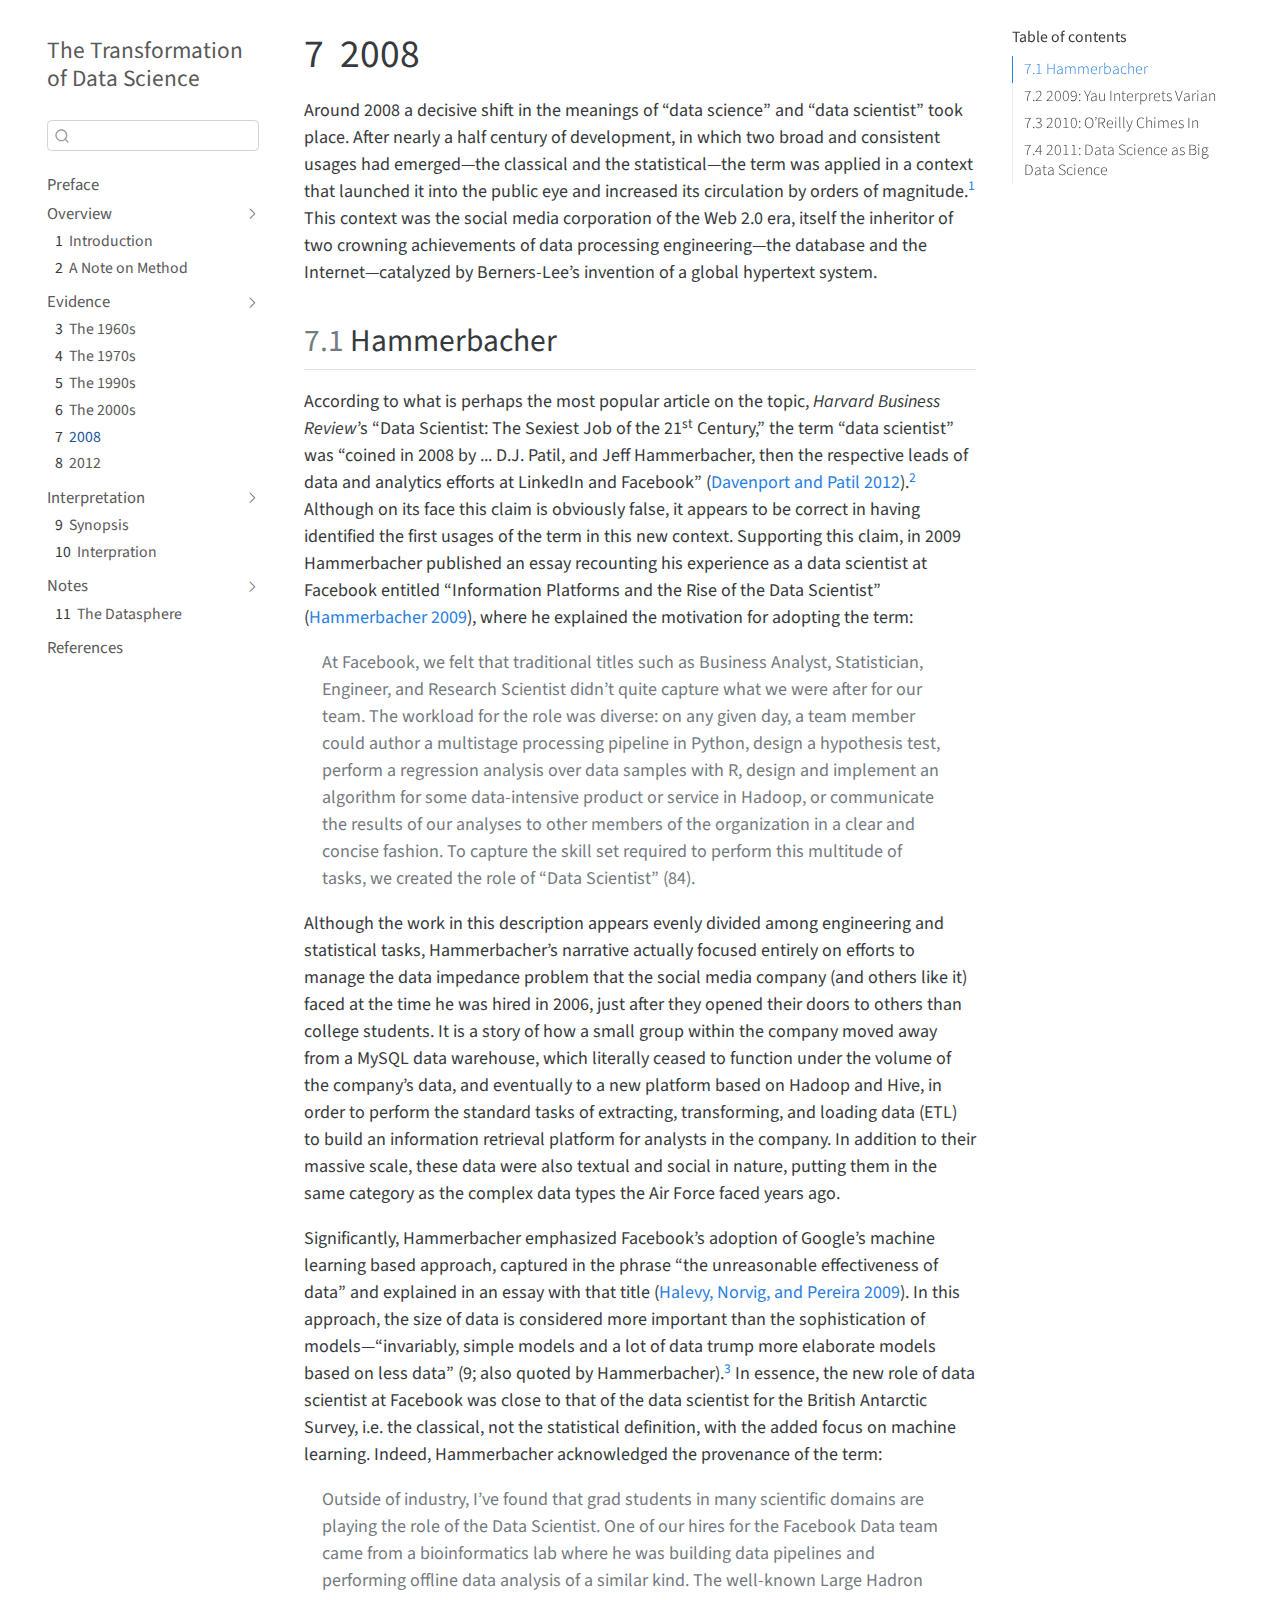
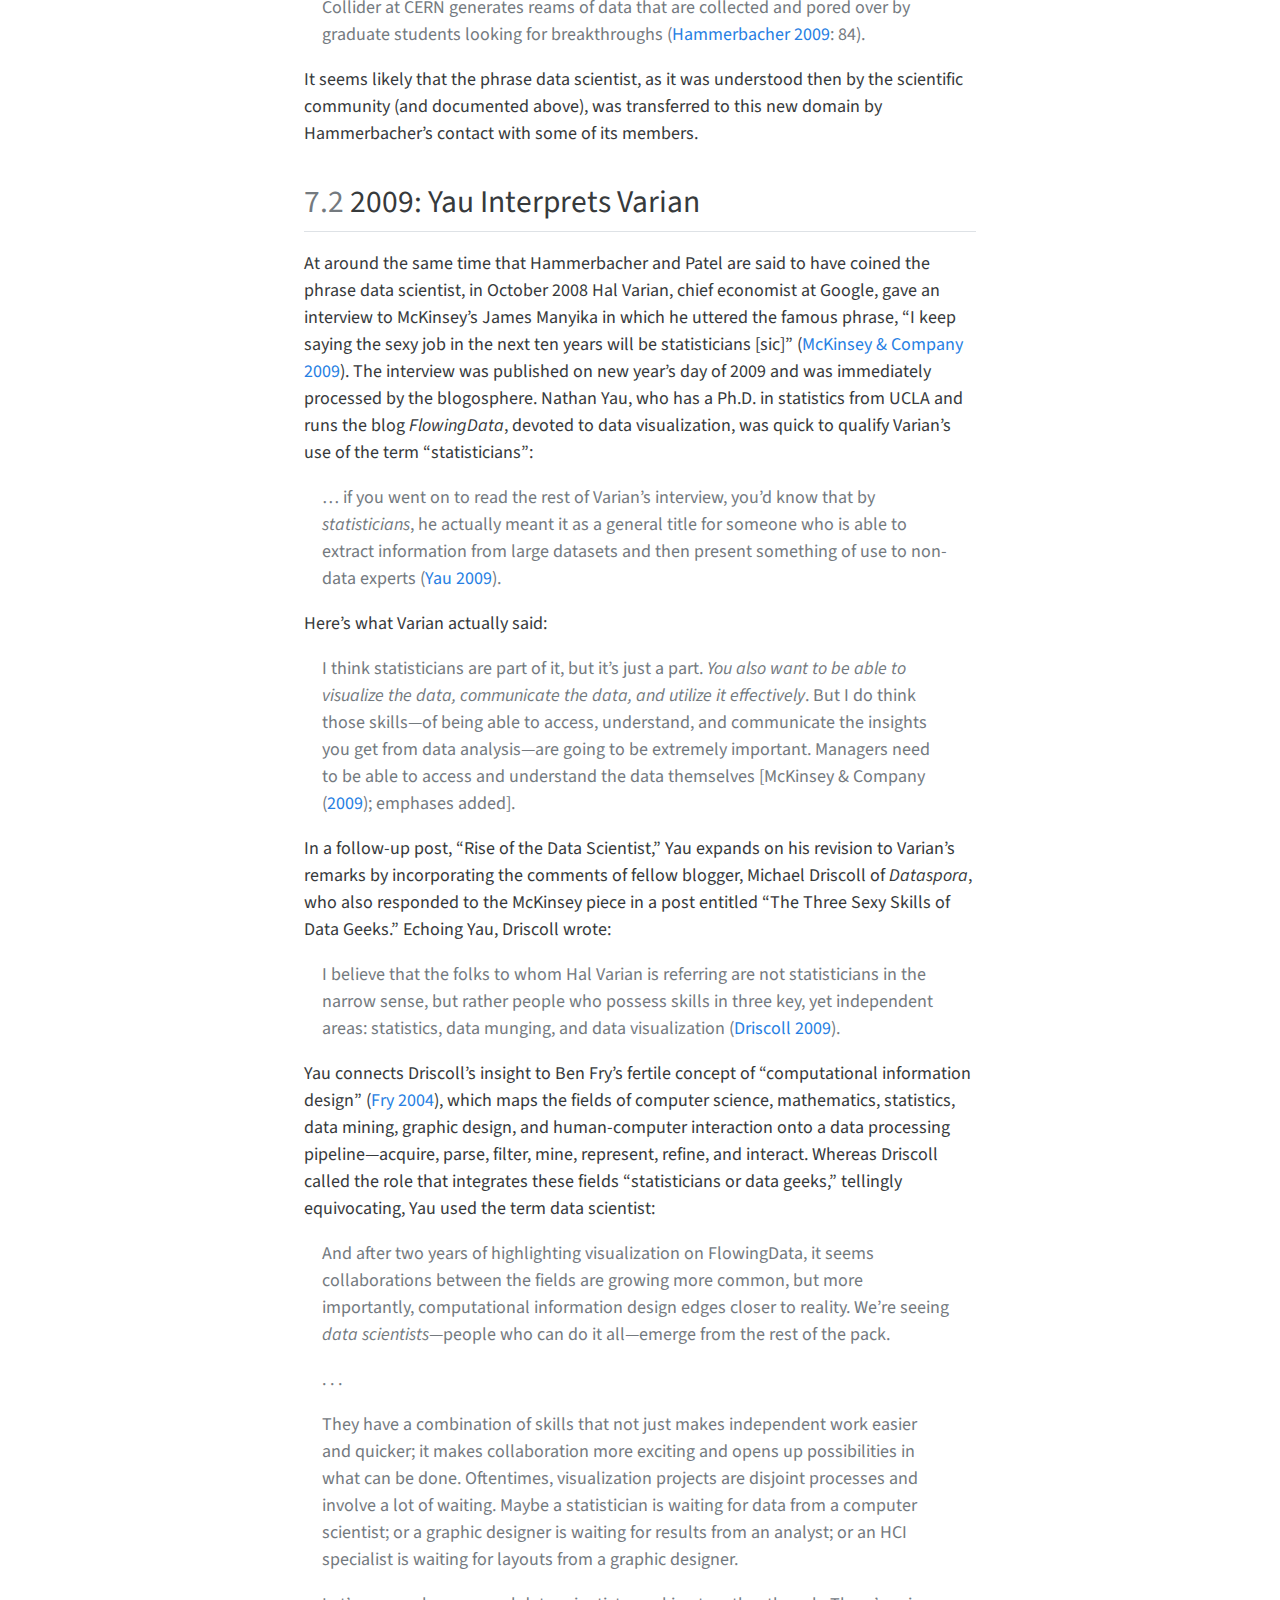
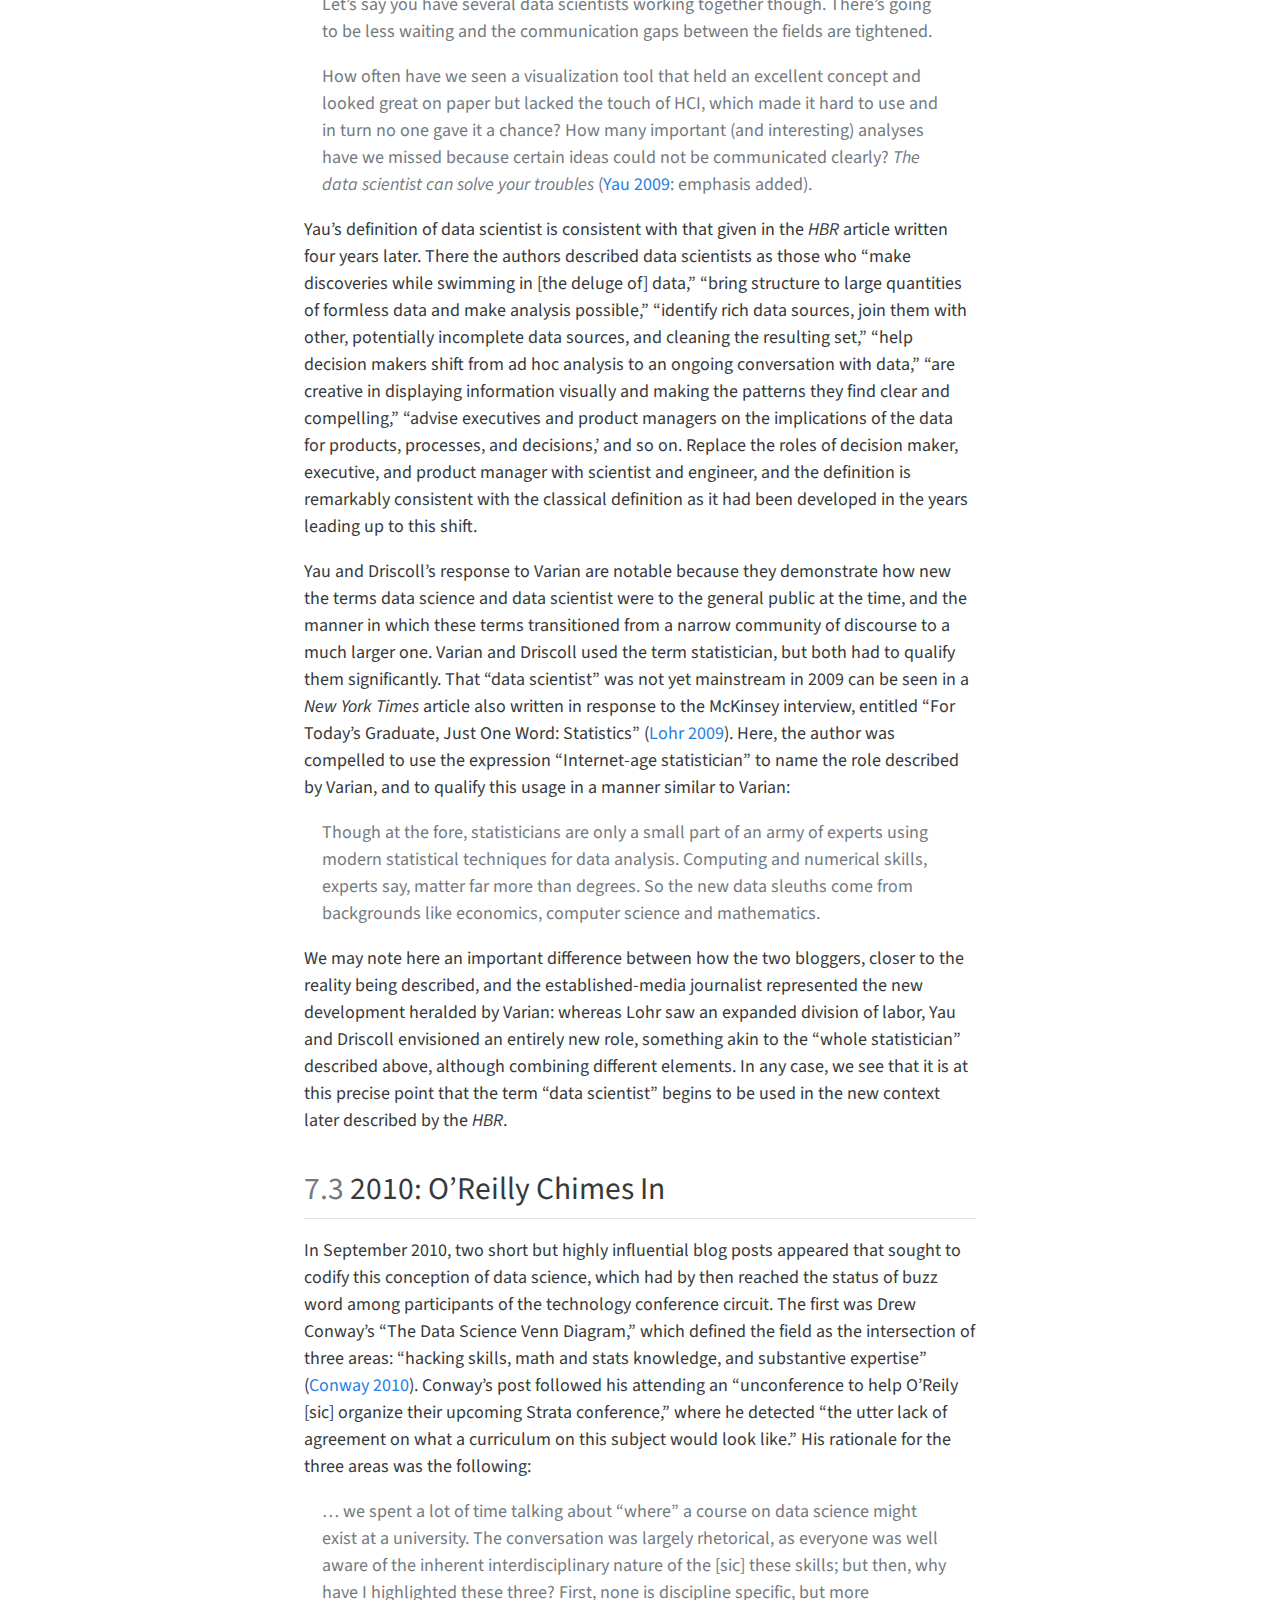
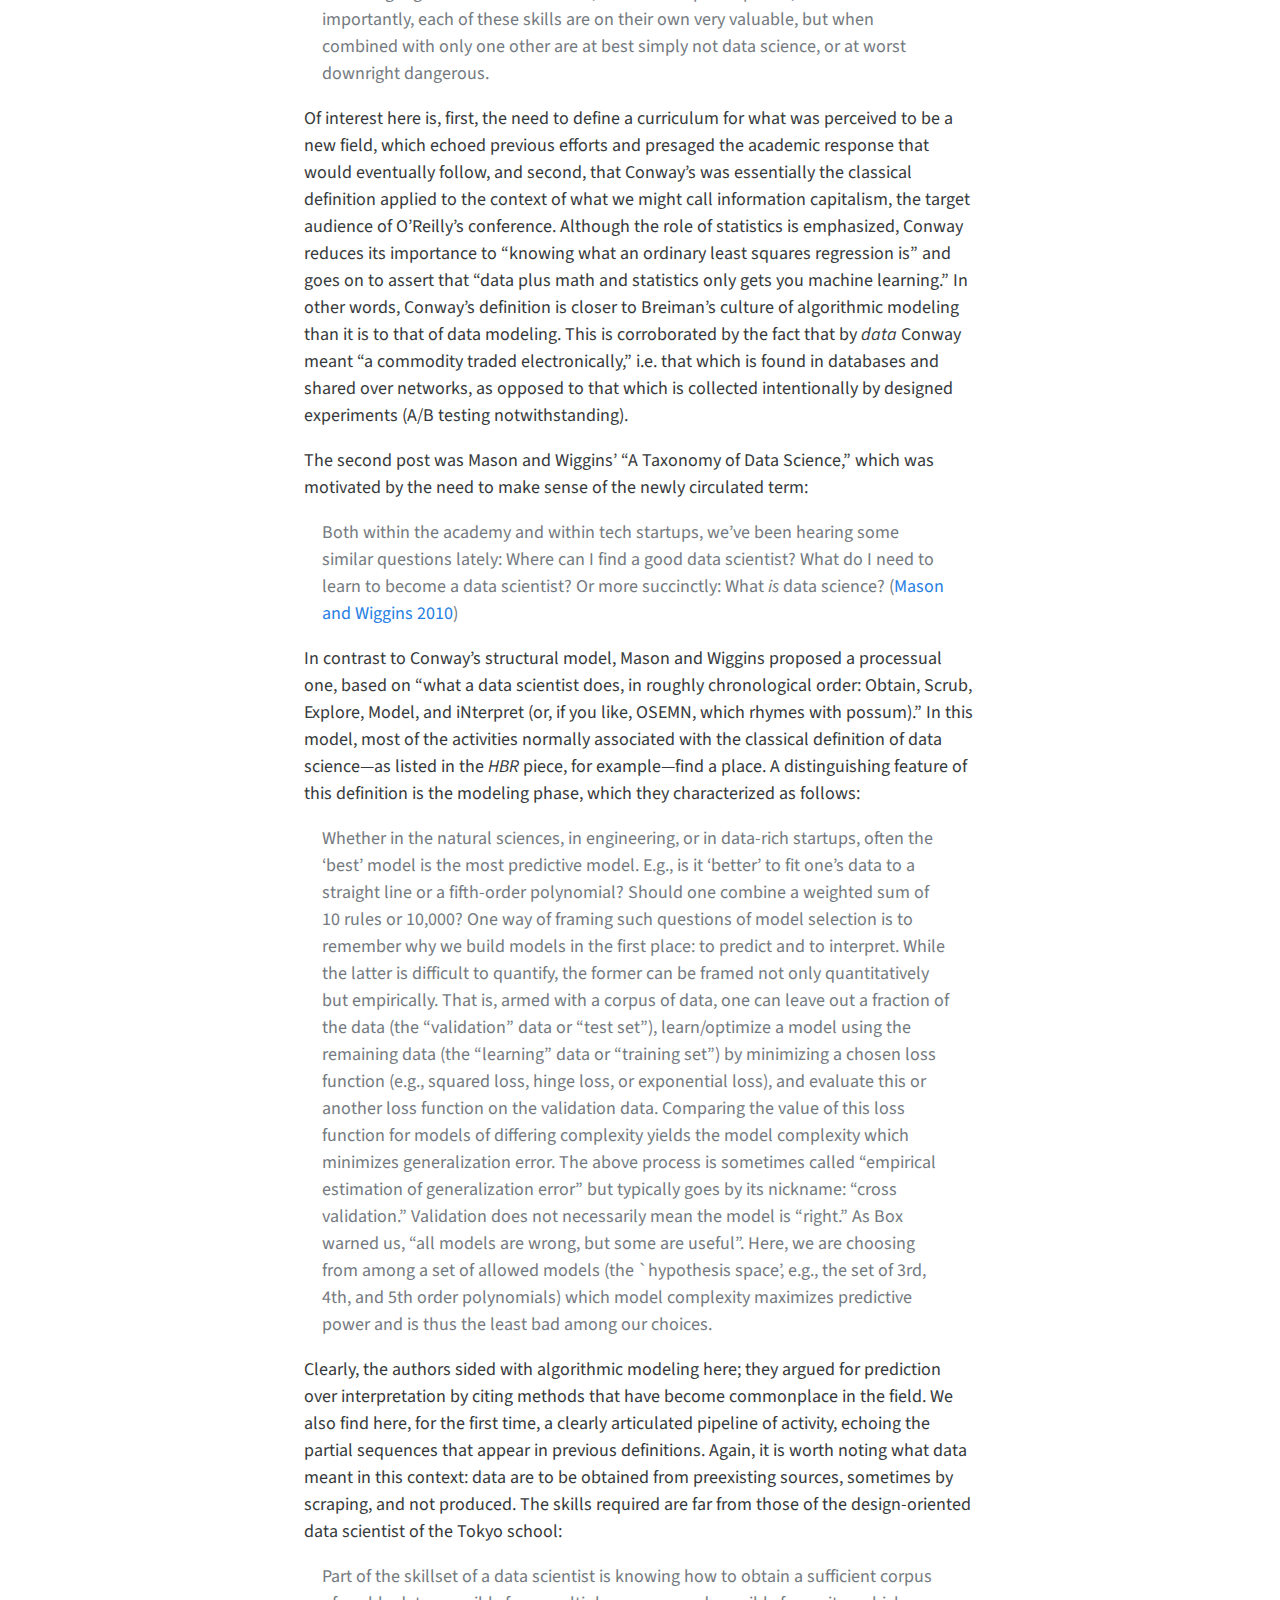
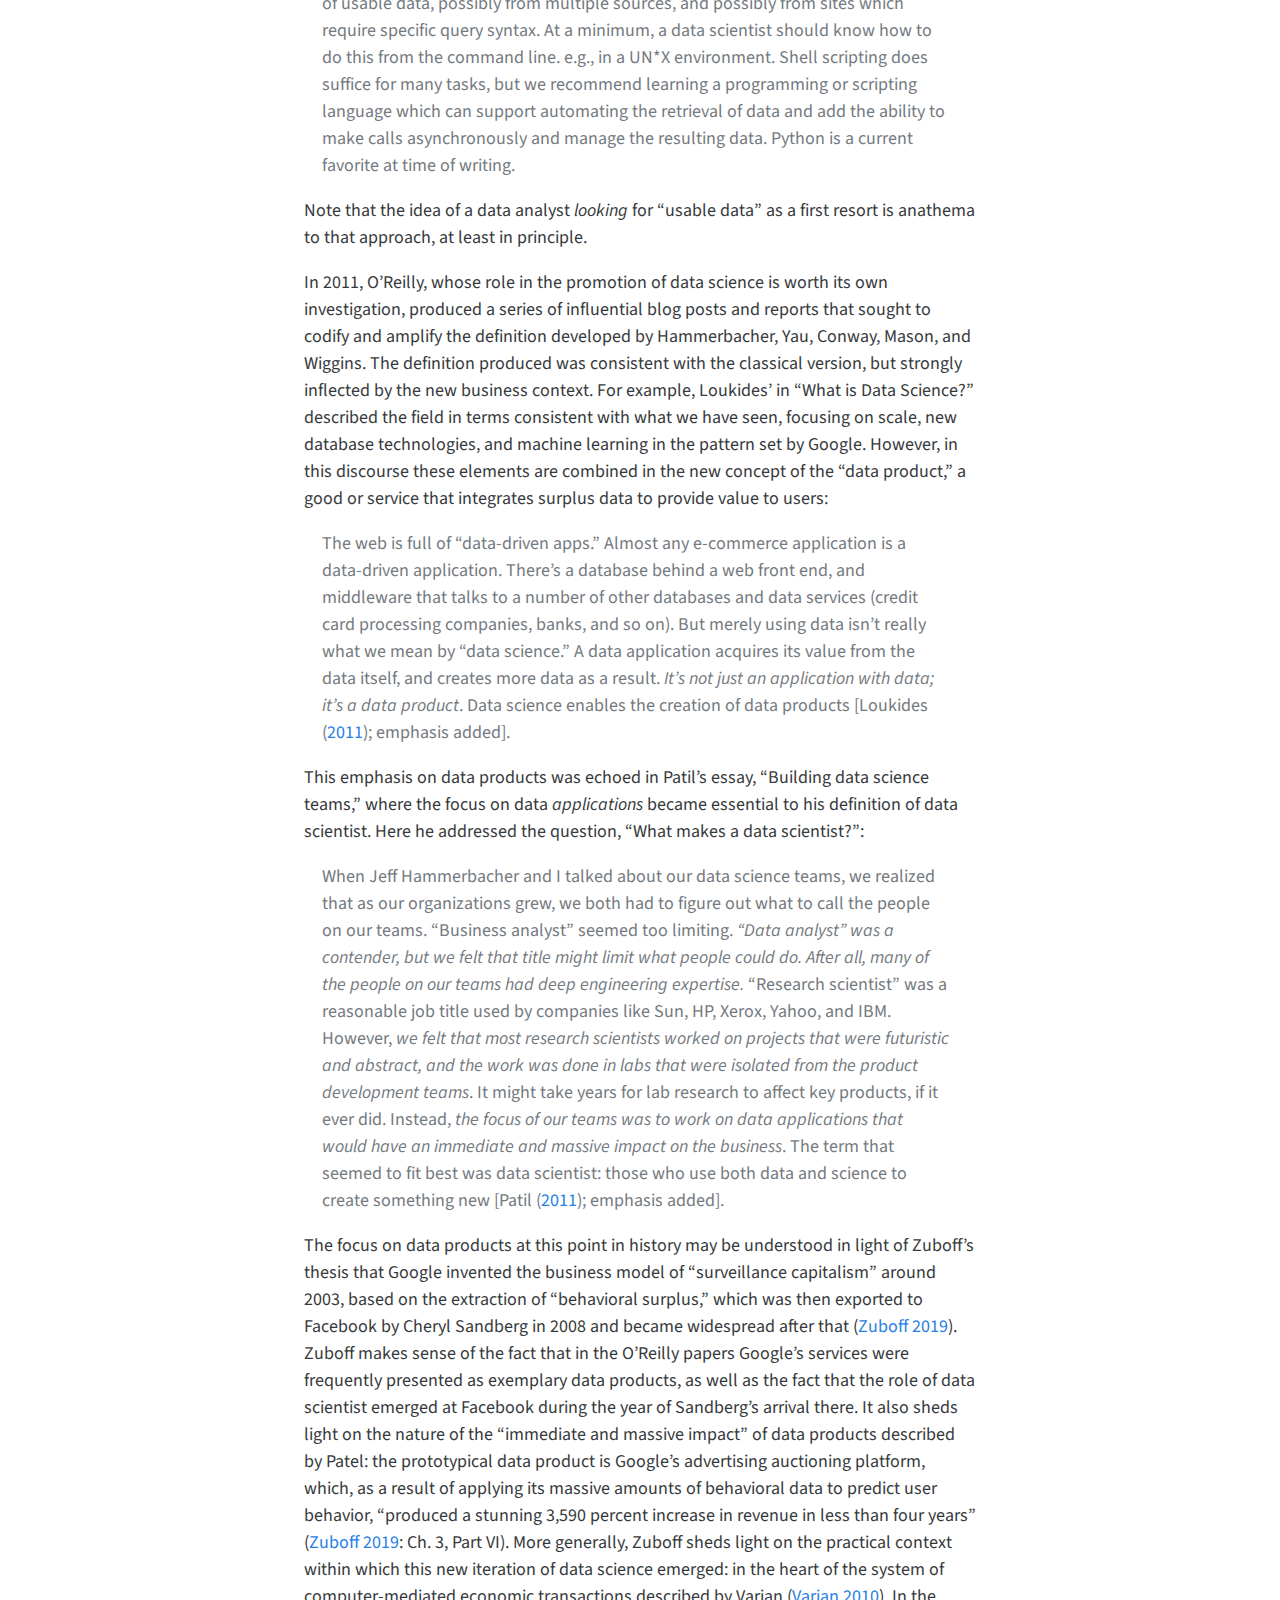
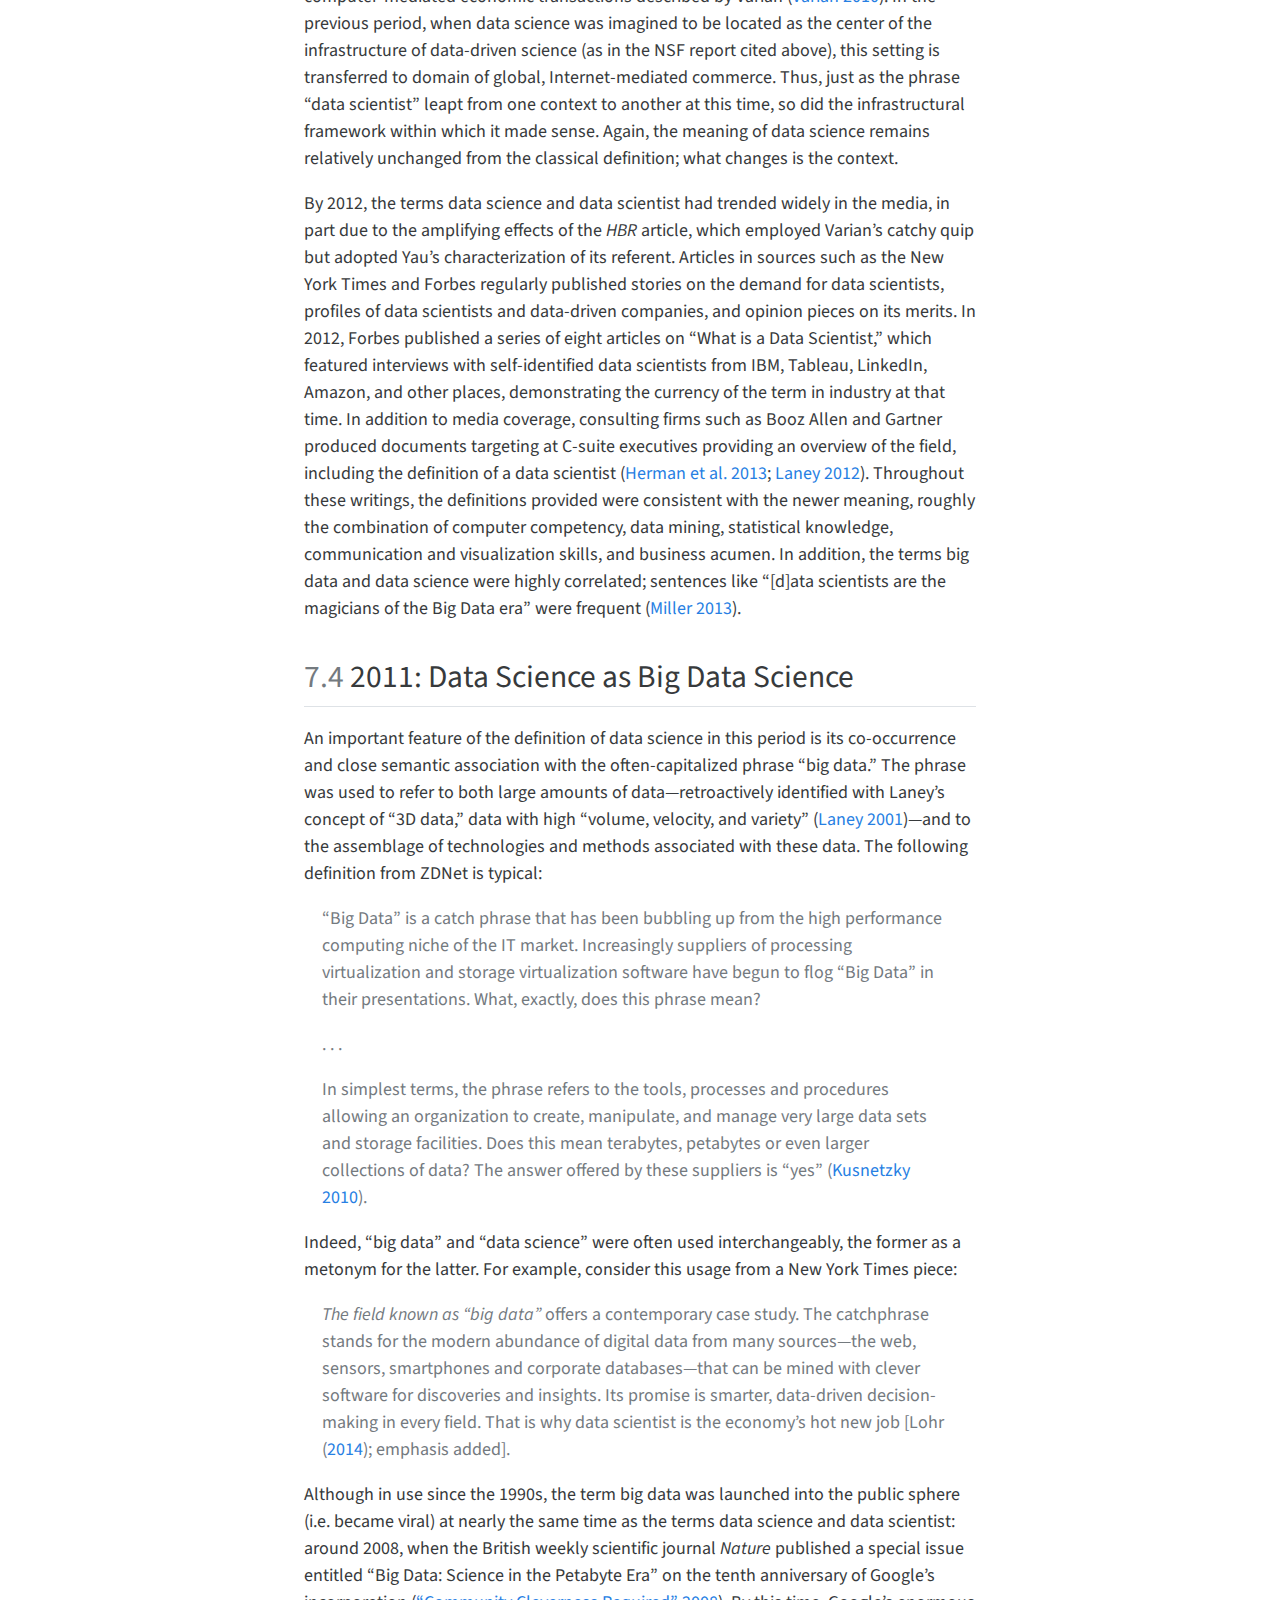
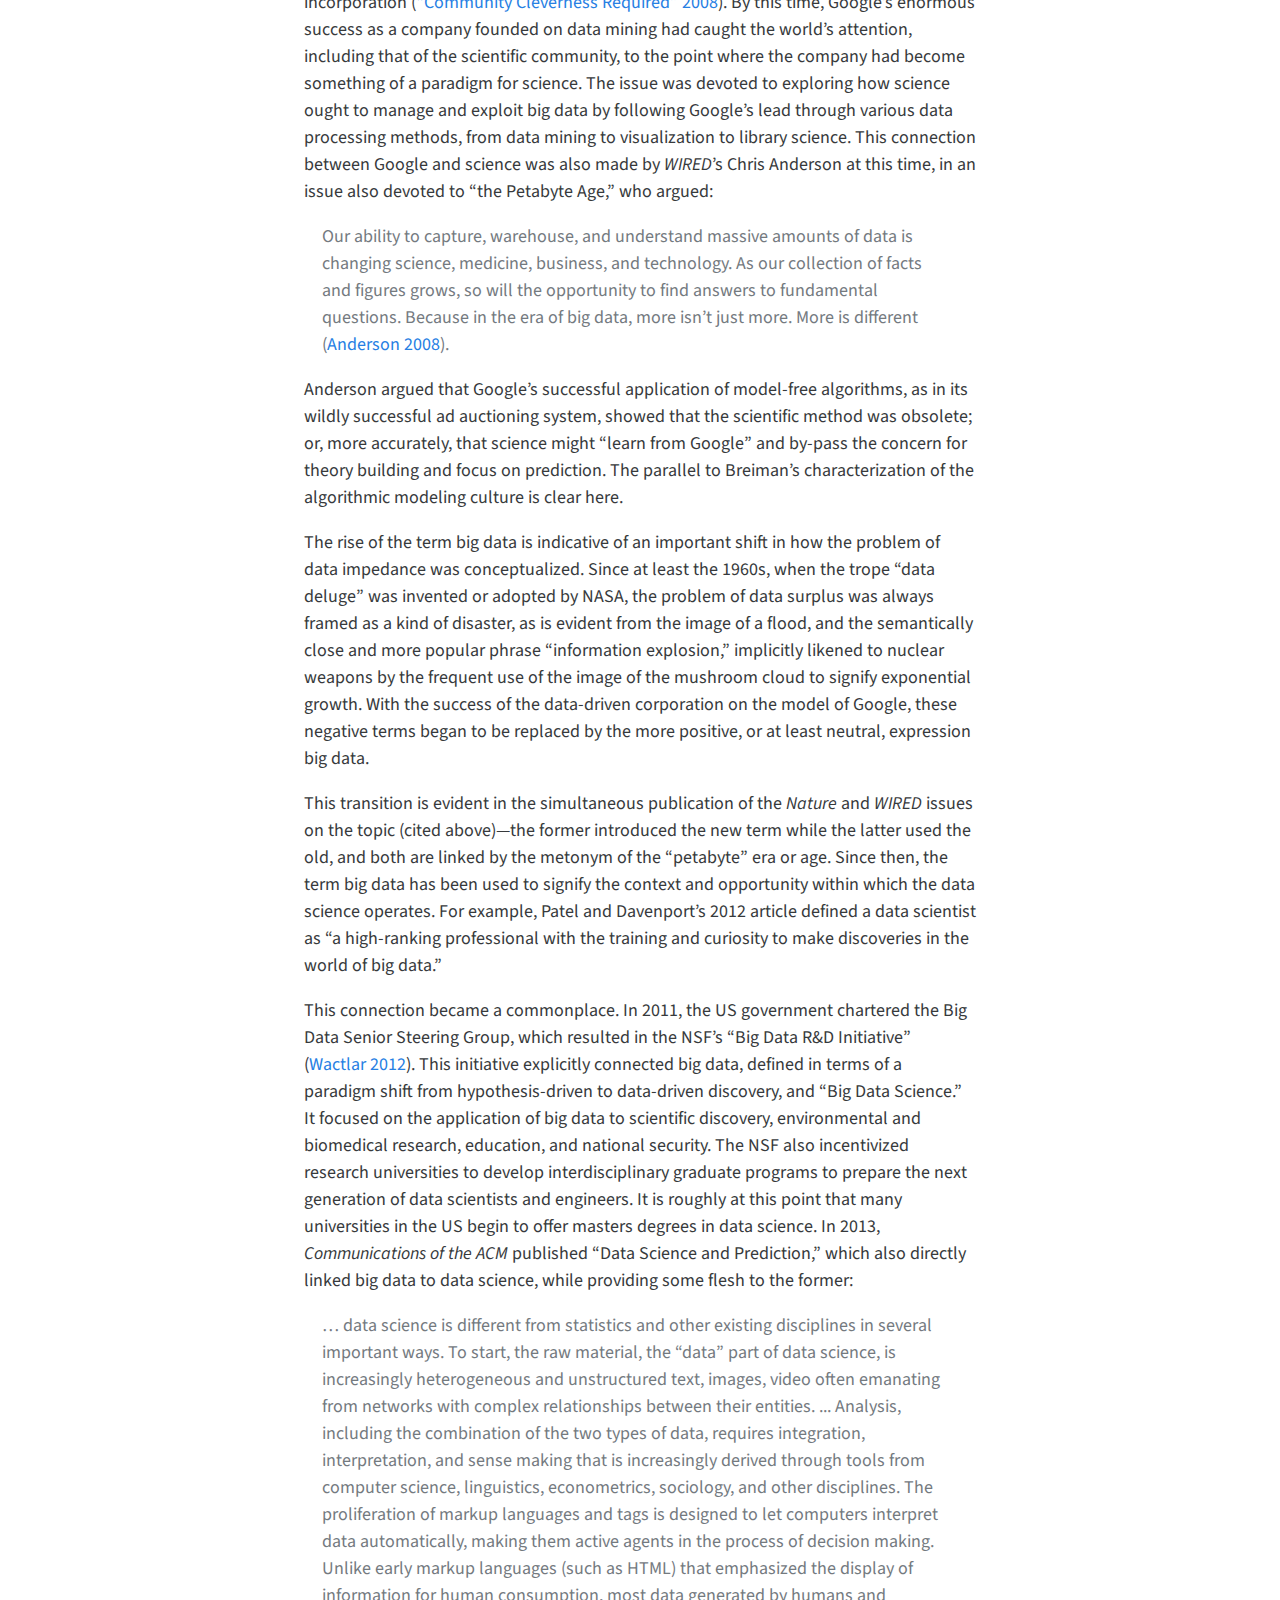
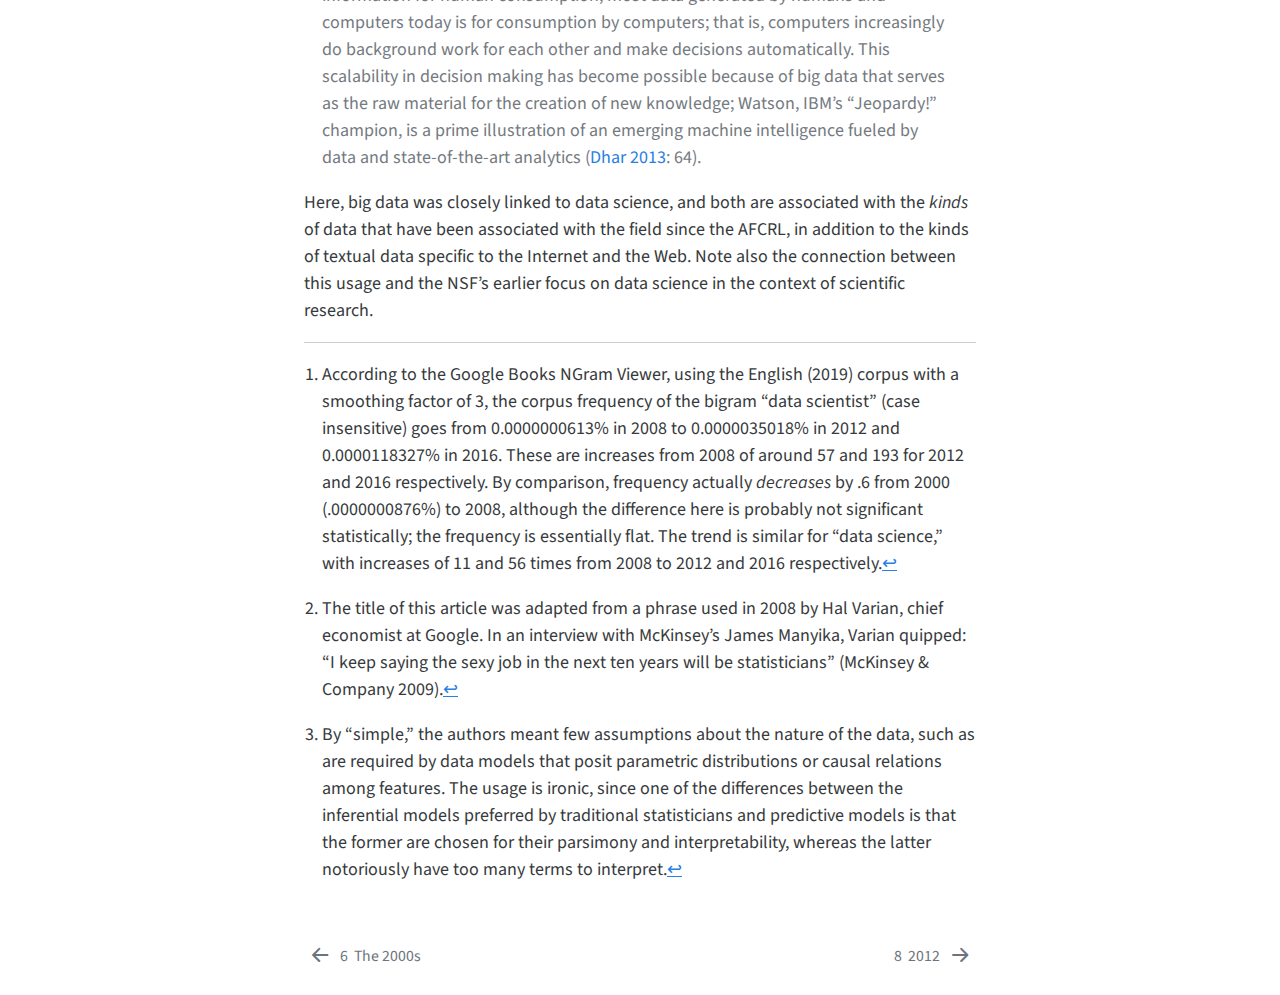
<file: docs/chapters/06-history-2008-2012.html>
<!DOCTYPE html>
<html xmlns="http://www.w3.org/1999/xhtml" lang="en" xml:lang="en"><head>

<meta charset="utf-8">
<meta name="generator" content="quarto-1.2.262">

<meta name="viewport" content="width=device-width, initial-scale=1.0, user-scalable=yes">


<title>The Transformation of Data Science - 7&nbsp; 2008</title>
<style>
code{white-space: pre-wrap;}
span.smallcaps{font-variant: small-caps;}
div.columns{display: flex; gap: min(4vw, 1.5em);}
div.column{flex: auto; overflow-x: auto;}
div.hanging-indent{margin-left: 1.5em; text-indent: -1.5em;}
ul.task-list{list-style: none;}
ul.task-list li input[type="checkbox"] {
  width: 0.8em;
  margin: 0 0.8em 0.2em -1.6em;
  vertical-align: middle;
}
div.csl-bib-body { }
div.csl-entry {
  clear: both;
}
.hanging div.csl-entry {
  margin-left:2em;
  text-indent:-2em;
}
div.csl-left-margin {
  min-width:2em;
  float:left;
}
div.csl-right-inline {
  margin-left:2em;
  padding-left:1em;
}
div.csl-indent {
  margin-left: 2em;
}
</style>


<script src="../site_libs/quarto-nav/quarto-nav.js"></script>
<script src="../site_libs/quarto-nav/headroom.min.js"></script>
<script src="../site_libs/clipboard/clipboard.min.js"></script>
<script src="../site_libs/quarto-search/autocomplete.umd.js"></script>
<script src="../site_libs/quarto-search/fuse.min.js"></script>
<script src="../site_libs/quarto-search/quarto-search.js"></script>
<meta name="quarto:offset" content="../">
<link href="../chapters/07-history-disconnect.html" rel="next">
<link href="../chapters/05-history-2000s.html" rel="prev">
<script src="../site_libs/quarto-html/quarto.js"></script>
<script src="../site_libs/quarto-html/popper.min.js"></script>
<script src="../site_libs/quarto-html/tippy.umd.min.js"></script>
<script src="../site_libs/quarto-html/anchor.min.js"></script>
<link href="../site_libs/quarto-html/tippy.css" rel="stylesheet">
<link href="../site_libs/quarto-html/quarto-syntax-highlighting.css" rel="stylesheet" id="quarto-text-highlighting-styles">
<script src="../site_libs/bootstrap/bootstrap.min.js"></script>
<link href="../site_libs/bootstrap/bootstrap-icons.css" rel="stylesheet">
<link href="../site_libs/bootstrap/bootstrap.min.css" rel="stylesheet" id="quarto-bootstrap" data-mode="light">
<script id="quarto-search-options" type="application/json">{
  "location": "sidebar",
  "copy-button": false,
  "collapse-after": 3,
  "panel-placement": "start",
  "type": "textbox",
  "limit": 20,
  "language": {
    "search-no-results-text": "No results",
    "search-matching-documents-text": "matching documents",
    "search-copy-link-title": "Copy link to search",
    "search-hide-matches-text": "Hide additional matches",
    "search-more-match-text": "more match in this document",
    "search-more-matches-text": "more matches in this document",
    "search-clear-button-title": "Clear",
    "search-detached-cancel-button-title": "Cancel",
    "search-submit-button-title": "Submit"
  }
}</script>


</head>

<body class="nav-sidebar floating">

<div id="quarto-search-results"></div>
  <header id="quarto-header" class="headroom fixed-top">
  <nav class="quarto-secondary-nav" data-bs-toggle="collapse" data-bs-target="#quarto-sidebar" aria-controls="quarto-sidebar" aria-expanded="false" aria-label="Toggle sidebar navigation" onclick="if (window.quartoToggleHeadroom) { window.quartoToggleHeadroom(); }">
    <div class="container-fluid d-flex justify-content-between">
      <h1 class="quarto-secondary-nav-title"><span class="chapter-number">7</span>&nbsp; <span class="chapter-title">2008</span></h1>
      <button type="button" class="quarto-btn-toggle btn" aria-label="Show secondary navigation">
        <i class="bi bi-chevron-right"></i>
      </button>
    </div>
  </nav>
</header>
<!-- content -->
<div id="quarto-content" class="quarto-container page-columns page-rows-contents page-layout-article">
<!-- sidebar -->
  <nav id="quarto-sidebar" class="sidebar collapse sidebar-navigation floating overflow-auto">
    <div class="pt-lg-2 mt-2 text-left sidebar-header">
    <div class="sidebar-title mb-0 py-0">
      <a href="../">The Transformation of Data Science</a> 
    </div>
      </div>
      <div class="mt-2 flex-shrink-0 align-items-center">
        <div class="sidebar-search">
        <div id="quarto-search" class="" title="Search"></div>
        </div>
      </div>
    <div class="sidebar-menu-container"> 
    <ul class="list-unstyled mt-1">
        <li class="sidebar-item">
  <div class="sidebar-item-container"> 
  <a href="../index.html" class="sidebar-item-text sidebar-link">Preface</a>
  </div>
</li>
        <li class="sidebar-item sidebar-item-section">
      <div class="sidebar-item-container"> 
            <a class="sidebar-item-text sidebar-link text-start" data-bs-toggle="collapse" data-bs-target="#quarto-sidebar-section-1" aria-expanded="true">Overview</a>
          <a class="sidebar-item-toggle text-start" data-bs-toggle="collapse" data-bs-target="#quarto-sidebar-section-1" aria-expanded="true">
            <i class="bi bi-chevron-right ms-2"></i>
          </a> 
      </div>
      <ul id="quarto-sidebar-section-1" class="collapse list-unstyled sidebar-section depth1 show">  
          <li class="sidebar-item">
  <div class="sidebar-item-container"> 
  <a href="../chapters/01-history-introduction.html" class="sidebar-item-text sidebar-link"><span class="chapter-number">1</span>&nbsp; <span class="chapter-title">Introduction</span></a>
  </div>
</li>
          <li class="sidebar-item">
  <div class="sidebar-item-container"> 
  <a href="../chapters/history-method.html" class="sidebar-item-text sidebar-link"><span class="chapter-number">2</span>&nbsp; <span class="chapter-title">A Note on Method</span></a>
  </div>
</li>
      </ul>
  </li>
        <li class="sidebar-item sidebar-item-section">
      <div class="sidebar-item-container"> 
            <a class="sidebar-item-text sidebar-link text-start" data-bs-toggle="collapse" data-bs-target="#quarto-sidebar-section-2" aria-expanded="true">Evidence</a>
          <a class="sidebar-item-toggle text-start" data-bs-toggle="collapse" data-bs-target="#quarto-sidebar-section-2" aria-expanded="true">
            <i class="bi bi-chevron-right ms-2"></i>
          </a> 
      </div>
      <ul id="quarto-sidebar-section-2" class="collapse list-unstyled sidebar-section depth1 show">  
          <li class="sidebar-item">
  <div class="sidebar-item-container"> 
  <a href="../chapters/02-history-1960s.html" class="sidebar-item-text sidebar-link"><span class="chapter-number">3</span>&nbsp; <span class="chapter-title">The 1960s</span></a>
  </div>
</li>
          <li class="sidebar-item">
  <div class="sidebar-item-container"> 
  <a href="../chapters/03-history-1970s-and-80s.html" class="sidebar-item-text sidebar-link"><span class="chapter-number">4</span>&nbsp; <span class="chapter-title">The 1970s</span></a>
  </div>
</li>
          <li class="sidebar-item">
  <div class="sidebar-item-container"> 
  <a href="../chapters/04-history-1990s.html" class="sidebar-item-text sidebar-link"><span class="chapter-number">5</span>&nbsp; <span class="chapter-title">The 1990s</span></a>
  </div>
</li>
          <li class="sidebar-item">
  <div class="sidebar-item-container"> 
  <a href="../chapters/05-history-2000s.html" class="sidebar-item-text sidebar-link"><span class="chapter-number">6</span>&nbsp; <span class="chapter-title">The 2000s</span></a>
  </div>
</li>
          <li class="sidebar-item">
  <div class="sidebar-item-container"> 
  <a href="../chapters/06-history-2008-2012.html" class="sidebar-item-text sidebar-link active"><span class="chapter-number">7</span>&nbsp; <span class="chapter-title">2008</span></a>
  </div>
</li>
          <li class="sidebar-item">
  <div class="sidebar-item-container"> 
  <a href="../chapters/07-history-disconnect.html" class="sidebar-item-text sidebar-link"><span class="chapter-number">8</span>&nbsp; <span class="chapter-title">2012</span></a>
  </div>
</li>
      </ul>
  </li>
        <li class="sidebar-item sidebar-item-section">
      <div class="sidebar-item-container"> 
            <a class="sidebar-item-text sidebar-link text-start" data-bs-toggle="collapse" data-bs-target="#quarto-sidebar-section-3" aria-expanded="true">Interpretation</a>
          <a class="sidebar-item-toggle text-start" data-bs-toggle="collapse" data-bs-target="#quarto-sidebar-section-3" aria-expanded="true">
            <i class="bi bi-chevron-right ms-2"></i>
          </a> 
      </div>
      <ul id="quarto-sidebar-section-3" class="collapse list-unstyled sidebar-section depth1 show">  
          <li class="sidebar-item">
  <div class="sidebar-item-container"> 
  <a href="../chapters/00-synopsis.html" class="sidebar-item-text sidebar-link"><span class="chapter-number">9</span>&nbsp; <span class="chapter-title">Synopsis</span></a>
  </div>
</li>
          <li class="sidebar-item">
  <div class="sidebar-item-container"> 
  <a href="../chapters/08-history-interpretation.html" class="sidebar-item-text sidebar-link"><span class="chapter-number">10</span>&nbsp; <span class="chapter-title">Interpration</span></a>
  </div>
</li>
      </ul>
  </li>
        <li class="sidebar-item sidebar-item-section">
      <div class="sidebar-item-container"> 
            <a class="sidebar-item-text sidebar-link text-start" data-bs-toggle="collapse" data-bs-target="#quarto-sidebar-section-4" aria-expanded="true">Notes</a>
          <a class="sidebar-item-toggle text-start" data-bs-toggle="collapse" data-bs-target="#quarto-sidebar-section-4" aria-expanded="true">
            <i class="bi bi-chevron-right ms-2"></i>
          </a> 
      </div>
      <ul id="quarto-sidebar-section-4" class="collapse list-unstyled sidebar-section depth1 show">  
          <li class="sidebar-item">
  <div class="sidebar-item-container"> 
  <a href="../chapters/notes/the-datasphere.html" class="sidebar-item-text sidebar-link"><span class="chapter-number">11</span>&nbsp; <span class="chapter-title">The Datasphere</span></a>
  </div>
</li>
      </ul>
  </li>
        <li class="sidebar-item">
  <div class="sidebar-item-container"> 
  <a href="../references.html" class="sidebar-item-text sidebar-link">References</a>
  </div>
</li>
    </ul>
    </div>
</nav>
<!-- margin-sidebar -->
    <div id="quarto-margin-sidebar" class="sidebar margin-sidebar">
        <nav id="TOC" role="doc-toc" class="toc-active">
    <h2 id="toc-title">Table of contents</h2>
   
  <ul>
  <li><a href="#hammerbacher" id="toc-hammerbacher" class="nav-link active" data-scroll-target="#hammerbacher"><span class="toc-section-number">7.1</span>  Hammerbacher</a></li>
  <li><a href="#yau-interprets-varian" id="toc-yau-interprets-varian" class="nav-link" data-scroll-target="#yau-interprets-varian"><span class="toc-section-number">7.2</span>  2009: Yau Interprets Varian</a></li>
  <li><a href="#oreilly-chimes-in" id="toc-oreilly-chimes-in" class="nav-link" data-scroll-target="#oreilly-chimes-in"><span class="toc-section-number">7.3</span>  2010: O’Reilly Chimes In</a></li>
  <li><a href="#data-science-as-big-data-science" id="toc-data-science-as-big-data-science" class="nav-link" data-scroll-target="#data-science-as-big-data-science"><span class="toc-section-number">7.4</span>  2011: Data Science as Big Data Science</a></li>
  </ul>
</nav>
    </div>
<!-- main -->
<main class="content" id="quarto-document-content">

<header id="title-block-header" class="quarto-title-block default">
<div class="quarto-title">
<h1 class="title d-none d-lg-block"><span class="chapter-number">7</span>&nbsp; <span class="chapter-title">2008</span></h1>
</div>



<div class="quarto-title-meta">

    
  
    
  </div>
  

</header>

<p>Around 2008 a decisive shift in the meanings of “data science” and “data scientist” took place. After nearly a half century of development, in which two broad and consistent usages had emerged—the classical and the statistical—the term was applied in a context that launched it into the public eye and increased its circulation by orders of magnitude.<a href="#fn1" class="footnote-ref" id="fnref1" role="doc-noteref"><sup>1</sup></a> This context was the social media corporation of the Web 2.0 era, itself the inheritor of two crowning achievements of data processing engineering—the database and the Internet—catalyzed by Berners-Lee’s invention of a global hypertext system.</p>
<section id="hammerbacher" class="level2" data-number="7.1">
<h2 data-number="7.1" class="anchored" data-anchor-id="hammerbacher"><span class="header-section-number">7.1</span> Hammerbacher</h2>
<p>According to what is perhaps the most popular article on the topic, <em>Harvard Business Review</em>’s “Data Scientist: The Sexiest Job of the 21<sup>st</sup> Century,” the term “data scientist” was “coined in 2008 by ... D.J. Patil, and Jeff Hammerbacher, then the respective leads of data and analytics efforts at LinkedIn and Facebook” <span class="citation" data-cites="davenport2012">(<a href="../references.html#ref-davenport2012" role="doc-biblioref">Davenport and Patil 2012</a>)</span>.<a href="#fn2" class="footnote-ref" id="fnref2" role="doc-noteref"><sup>2</sup></a> Although on its face this claim is obviously false, it appears to be correct in having identified the first usages of the term in this new context. Supporting this claim, in 2009 Hammerbacher published an essay recounting his experience as a data scientist at Facebook entitled “Information Platforms and the Rise of the Data Scientist” <span class="citation" data-cites="hammerbacher2009">(<a href="../references.html#ref-hammerbacher2009" role="doc-biblioref">Hammerbacher 2009</a>)</span>, where he explained the motivation for adopting the term:</p>
<blockquote class="blockquote">
<p>At Facebook, we felt that traditional titles such as Business Analyst, Statistician, Engineer, and Research Scientist didn’t quite capture what we were after for our team. The workload for the role was diverse: on any given day, a team member could author a multistage processing pipeline in Python, design a hypothesis test, perform a regression analysis over data samples with R, design and implement an algorithm for some data-intensive product or service in Hadoop, or communicate the results of our analyses to other members of the organization in a clear and concise fashion. To capture the skill set required to perform this multitude of tasks, we created the role of “Data Scientist” (84).</p>
</blockquote>
<p>Although the work in this description appears evenly divided among engineering and statistical tasks, Hammerbacher’s narrative actually focused entirely on efforts to manage the data impedance problem that the social media company (and others like it) faced at the time he was hired in 2006, just after they opened their doors to others than college students. It is a story of how a small group within the company moved away from a MySQL data warehouse, which literally ceased to function under the volume of the company’s data, and eventually to a new platform based on Hadoop and Hive, in order to perform the standard tasks of extracting, transforming, and loading data (ETL) to build an information retrieval platform for analysts in the company. In addition to their massive scale, these data were also textual and social in nature, putting them in the same category as the complex data types the Air Force faced years ago.</p>
<p>Significantly, Hammerbacher emphasized Facebook’s adoption of Google’s machine learning based approach, captured in the phrase “the unreasonable effectiveness of data” and explained in an essay with that title <span class="citation" data-cites="halevy2009">(<a href="../references.html#ref-halevy2009" role="doc-biblioref">Halevy, Norvig, and Pereira 2009</a>)</span>. In this approach, the size of data is considered more important than the sophistication of models—“invariably, simple models and a lot of data trump more elaborate models based on less data” (9; also quoted by Hammerbacher).<a href="#fn3" class="footnote-ref" id="fnref3" role="doc-noteref"><sup>3</sup></a> In essence, the new role of data scientist at Facebook was close to that of the data scientist for the British Antarctic Survey, i.e.&nbsp;the classical, not the statistical definition, with the added focus on machine learning. Indeed, Hammerbacher acknowledged the provenance of the term:</p>
<blockquote class="blockquote">
<p>Outside of industry, I’ve found that grad students in many scientific domains are playing the role of the Data Scientist. One of our hires for the Facebook Data team came from a bioinformatics lab where he was building data pipelines and performing offline data analysis of a similar kind. The well-known Large Hadron Collider at CERN generates reams of data that are collected and pored over by graduate students looking for breakthroughs <span class="citation" data-cites="hammerbacher2009">(<a href="../references.html#ref-hammerbacher2009" role="doc-biblioref">Hammerbacher 2009</a>: 84)</span>.</p>
</blockquote>
<p>It seems likely that the phrase data scientist, as it was understood then by the scientific community (and documented above), was transferred to this new domain by Hammerbacher’s contact with some of its members.</p>
<!--# This point needs to be amplified! --->
</section>
<section id="yau-interprets-varian" class="level2" data-number="7.2">
<h2 data-number="7.2" class="anchored" data-anchor-id="yau-interprets-varian"><span class="header-section-number">7.2</span> 2009: Yau Interprets Varian</h2>
<p>At around the same time that Hammerbacher and Patel are said to have coined the phrase data scientist, in October 2008 Hal Varian, chief economist at Google, gave an interview to McKinsey’s James Manyika in which he uttered the famous phrase, “I keep saying the sexy job in the next ten years will be statisticians [sic]” <span class="citation" data-cites="mckinseycompany2009">(<a href="../references.html#ref-mckinseycompany2009" role="doc-biblioref">McKinsey &amp; Company 2009</a>)</span>. The interview was published on new year’s day of 2009 and was immediately processed by the blogosphere. Nathan Yau, who has a Ph.D.&nbsp;in statistics from UCLA and runs the blog <em>FlowingData</em>, devoted to data visualization, was quick to qualify Varian’s use of the term “statisticians”:</p>
<blockquote class="blockquote">
<p>… if you went on to read the rest of Varian’s interview, you’d know that by <em>statisticians</em>, he actually meant it as a general title for someone who is able to extract information from large datasets and then present something of use to non-data experts <span class="citation" data-cites="yau2009">(<a href="../references.html#ref-yau2009" role="doc-biblioref">Yau 2009</a>)</span>.</p>
</blockquote>
<p>Here’s what Varian actually said:</p>
<blockquote class="blockquote">
<p>I think statisticians are part of it, but it’s just a part. <em>You also want to be able to visualize the data, communicate the data, and utilize it effectively</em>. But I do think those skills—of being able to access, understand, and communicate the insights you get from data analysis—are going to be extremely important. Managers need to be able to access and understand the data themselves [<span class="citation" data-cites="mckinseycompany2009">McKinsey &amp; Company (<a href="../references.html#ref-mckinseycompany2009" role="doc-biblioref">2009</a>)</span>; emphases added].</p>
</blockquote>
<p>In a follow-up post, “Rise of the Data Scientist,” Yau expands on his revision to Varian’s remarks by incorporating the comments of fellow blogger, Michael Driscoll of <em>Dataspora</em>, who also responded to the McKinsey piece in a post entitled “The Three Sexy Skills of Data Geeks.” Echoing Yau, Driscoll wrote:</p>
<blockquote class="blockquote">
<p>I believe that the folks to whom Hal Varian is referring are not statisticians in the narrow sense, but rather people who possess skills in three key, yet independent areas: statistics, data munging, and data visualization <span class="citation" data-cites="driscoll2009">(<a href="../references.html#ref-driscoll2009" role="doc-biblioref">Driscoll 2009</a>)</span>.</p>
</blockquote>
<p>Yau connects Driscoll’s insight to Ben Fry’s fertile concept of “computational information design” <span class="citation" data-cites="fry2004">(<a href="../references.html#ref-fry2004" role="doc-biblioref">Fry 2004</a>)</span>, which maps the fields of computer science, mathematics, statistics, data mining, graphic design, and human-computer interaction onto a data processing pipeline—acquire, parse, filter, mine, represent, refine, and interact. Whereas Driscoll called the role that integrates these fields “statisticians or data geeks,” tellingly equivocating, Yau used the term data scientist:</p>
<blockquote class="blockquote">
<p>And after two years of highlighting visualization on FlowingData, it seems collaborations between the fields are growing more common, but more importantly, computational information design edges closer to reality. We’re seeing <em>data scientists</em>—people who can do it all—emerge from the rest of the pack.</p>
<p>. . .</p>
<p>They have a combination of skills that not just makes independent work easier and quicker; it makes collaboration more exciting and opens up possibilities in what can be done. Oftentimes, visualization projects are disjoint processes and involve a lot of waiting. Maybe a statistician is waiting for data from a computer scientist; or a graphic designer is waiting for results from an analyst; or an HCI specialist is waiting for layouts from a graphic designer.</p>
<p>Let’s say you have several data scientists working together though. There’s going to be less waiting and the communication gaps between the fields are tightened.</p>
<p>How often have we seen a visualization tool that held an excellent concept and looked great on paper but lacked the touch of HCI, which made it hard to use and in turn no one gave it a chance? How many important (and interesting) analyses have we missed because certain ideas could not be communicated clearly? <em>The data scientist can solve your troubles</em> <span class="citation" data-cites="yau2009">(<a href="../references.html#ref-yau2009" role="doc-biblioref">Yau 2009</a>: emphasis added)</span>.</p>
</blockquote>
<p>Yau’s definition of data scientist is consistent with that given in the <em>HBR</em> article written four years later. There the authors described data scientists as those who “make discoveries while swimming in [the deluge of] data,” “bring structure to large quantities of formless data and make analysis possible,” “identify rich data sources, join them with other, potentially incomplete data sources, and cleaning the resulting set,” “help decision makers shift from ad hoc analysis to an ongoing conversation with data,” “are creative in displaying information visually and making the patterns they find clear and compelling,” “advise executives and product managers on the implications of the data for products, processes, and decisions,’ and so on. Replace the roles of decision maker, executive, and product manager with scientist and engineer, and the definition is remarkably consistent with the classical definition as it had been developed in the years leading up to this shift.</p>
<p>Yau and Driscoll’s response to Varian are notable because they demonstrate how new the terms data science and data scientist were to the general public at the time, and the manner in which these terms transitioned from a narrow community of discourse to a much larger one. Varian and Driscoll used the term statistician, but both had to qualify them significantly. That “data scientist” was not yet mainstream in 2009 can be seen in a <em>New York Times</em> article also written in response to the McKinsey interview, entitled “For Today’s Graduate, Just One Word: Statistics” <span class="citation" data-cites="lohr2009">(<a href="../references.html#ref-lohr2009" role="doc-biblioref">Lohr 2009</a>)</span>. Here, the author was compelled to use the expression “Internet-age statistician” to name the role described by Varian, and to qualify this usage in a manner similar to Varian:</p>
<blockquote class="blockquote">
<p>Though at the fore, statisticians are only a small part of an army of experts using modern statistical techniques for data analysis. Computing and numerical skills, experts say, matter far more than degrees. So the new data sleuths come from backgrounds like economics, computer science and mathematics.</p>
</blockquote>
<p>We may note here an important difference between how the two bloggers, closer to the reality being described, and the established-media journalist represented the new development heralded by Varian: whereas Lohr saw an expanded division of labor, Yau and Driscoll envisioned an entirely new role, something akin to the “whole statistician” described above, although combining different elements. In any case, we see that it is at this precise point that the term “data scientist” begins to be used in the new context later described by the <em>HBR</em>.</p>
</section>
<section id="oreilly-chimes-in" class="level2" data-number="7.3">
<h2 data-number="7.3" class="anchored" data-anchor-id="oreilly-chimes-in"><span class="header-section-number">7.3</span> 2010: O’Reilly Chimes In</h2>
<p>In September 2010, two short but highly influential blog posts appeared that sought to codify this conception of data science, which had by then reached the status of buzz word among participants of the technology conference circuit. The first was Drew Conway’s “The Data Science Venn Diagram,” which defined the field as the intersection of three areas: “hacking skills, math and stats knowledge, and substantive expertise” <span class="citation" data-cites="conway2010">(<a href="../references.html#ref-conway2010" role="doc-biblioref">Conway 2010</a>)</span>. Conway’s post followed his attending an “unconference to help O’Reily [sic] organize their upcoming Strata conference,” where he detected “the utter lack of agreement on what a curriculum on this subject would look like.” His rationale for the three areas was the following:</p>
<blockquote class="blockquote">
<p>… we spent a lot of time talking about “where” a course on data science might exist at a university. The conversation was largely rhetorical, as everyone was well aware of the inherent interdisciplinary nature of the [sic] these skills; but then, why have I highlighted these three? First, none is discipline specific, but more importantly, each of these skills are on their own very valuable, but when combined with only one other are at best simply not data science, or at worst downright dangerous.</p>
</blockquote>
<p>Of interest here is, first, the need to define a curriculum for what was perceived to be a new field, which echoed previous efforts and presaged the academic response that would eventually follow, and second, that Conway’s was essentially the classical definition applied to the context of what we might call information capitalism, the target audience of O’Reilly’s conference. Although the role of statistics is emphasized, Conway reduces its importance to “knowing what an ordinary least squares regression is” and goes on to assert that “data plus math and statistics only gets you machine learning.” In other words, Conway’s definition is closer to Breiman’s culture of algorithmic modeling than it is to that of data modeling. This is corroborated by the fact that by <em>data</em> Conway meant “a commodity traded electronically,” i.e.&nbsp;that which is found in databases and shared over networks, as opposed to that which is collected intentionally by designed experiments (A/B testing notwithstanding).</p>
<p>The second post was Mason and Wiggins’ “A Taxonomy of Data Science,” which was motivated by the need to make sense of the newly circulated term:</p>
<blockquote class="blockquote">
<p>Both within the academy and within tech startups, we’ve been hearing some similar questions lately: Where can I find a good data scientist? What do I need to learn to become a data scientist? Or more succinctly: What <em>is</em> data science? <span class="citation" data-cites="mason2010">(<a href="../references.html#ref-mason2010" role="doc-biblioref">Mason and Wiggins 2010</a>)</span></p>
</blockquote>
<p>In contrast to Conway’s structural model, Mason and Wiggins proposed a processual one, based on “what a data scientist does, in roughly chronological order: Obtain, Scrub, Explore, Model, and iNterpret (or, if you like, OSEMN, which rhymes with possum).” In this model, most of the activities normally associated with the classical definition of data science—as listed in the <em>HBR</em> piece, for example—find a place. A distinguishing feature of this definition is the modeling phase, which they characterized as follows:</p>
<blockquote class="blockquote">
<p>Whether in the natural sciences, in engineering, or in data-rich startups, often the ‘best’ model is the most predictive model. E.g., is it ‘better’ to fit one’s data to a straight line or a fifth-order polynomial? Should one combine a weighted sum of 10 rules or 10,000? One way of framing such questions of model selection is to remember why we build models in the first place: to predict and to interpret. While the latter is difficult to quantify, the former can be framed not only quantitatively but empirically. That is, armed with a corpus of data, one can leave out a fraction of the data (the “validation” data or “test set”), learn/optimize a model using the remaining data (the “learning” data or “training set”) by minimizing a chosen loss function (e.g., squared loss, hinge loss, or exponential loss), and evaluate this or another loss function on the validation data. Comparing the value of this loss function for models of differing complexity yields the model complexity which minimizes generalization error. The above process is sometimes called “empirical estimation of generalization error” but typically goes by its nickname: “cross validation.” Validation does not necessarily mean the model is “right.” As Box warned us, “all models are wrong, but some are useful”. Here, we are choosing from among a set of allowed models (the `hypothesis space’, e.g., the set of 3rd, 4th, and 5th order polynomials) which model complexity maximizes predictive power and is thus the least bad among our choices.</p>
</blockquote>
<p>Clearly, the authors sided with algorithmic modeling here; they argued for prediction over interpretation by citing methods that have become commonplace in the field. We also find here, for the first time, a clearly articulated pipeline of activity, echoing the partial sequences that appear in previous definitions. Again, it is worth noting what data meant in this context: data are to be obtained from preexisting sources, sometimes by scraping, and not produced. The skills required are far from those of the design-oriented data scientist of the Tokyo school:</p>
<blockquote class="blockquote">
<p>Part of the skillset of a data scientist is knowing how to obtain a sufficient corpus of usable data, possibly from multiple sources, and possibly from sites which require specific query syntax. At a minimum, a data scientist should know how to do this from the command line. e.g., in a UN*X environment. Shell scripting does suffice for many tasks, but we recommend learning a programming or scripting language which can support automating the retrieval of data and add the ability to make calls asynchronously and manage the resulting data. Python is a current favorite at time of writing.</p>
</blockquote>
<p>Note that the idea of a data analyst <em>looking</em> for “usable data” as a first resort is anathema to that approach, at least in principle.</p>
<p>In 2011, O’Reilly, whose role in the promotion of data science is worth its own investigation, produced a series of influential blog posts and reports that sought to codify and amplify the definition developed by Hammerbacher, Yau, Conway, Mason, and Wiggins. The definition produced was consistent with the classical version, but strongly inflected by the new business context. For example, Loukides’ in “What is Data Science?” described the field in terms consistent with what we have seen, focusing on scale, new database technologies, and machine learning in the pattern set by Google. However, in this discourse these elements are combined in the new concept of the “data product,” a good or service that integrates surplus data to provide value to users:</p>
<blockquote class="blockquote">
<p>The web is full of “data-driven apps.” Almost any e-commerce application is a data-driven application. There’s a database behind a web front end, and middleware that talks to a number of other databases and data services (credit card processing companies, banks, and so on). But merely using data isn’t really what we mean by “data science.” A data application acquires its value from the data itself, and creates more data as a result. <em>It’s not just an application with data; it’s a data product</em>. Data science enables the creation of data products [<span class="citation" data-cites="loukides2011">Loukides (<a href="../references.html#ref-loukides2011" role="doc-biblioref">2011</a>)</span>; emphasis added].</p>
</blockquote>
<p>This emphasis on data products was echoed in Patil’s essay, “Building data science teams,” where the focus on data <em>applications</em> became essential to his definition of data scientist. Here he addressed the question, “What makes a data scientist?”:</p>
<blockquote class="blockquote">
<p>When Jeff Hammerbacher and I talked about our data science teams, we realized that as our organizations grew, we both had to figure out what to call the people on our teams. “Business analyst” seemed too limiting. <em>“Data analyst” was a contender, but we felt that title might limit what people could do. After all, many of the people on our teams had deep engineering expertise.</em> “Research scientist” was a reasonable job title used by companies like Sun, HP, Xerox, Yahoo, and IBM. However, <em>we felt that most research scientists worked on projects that were futuristic and abstract, and the work was done in labs that were isolated from the product development teams</em>. It might take years for lab research to affect key products, if it ever did. Instead, <em>the focus of our teams was to work on data applications that would have an immediate and massive impact on the business</em>. The term that seemed to fit best was data scientist: those who use both data and science to create something new [<span class="citation" data-cites="patil2011">Patil (<a href="../references.html#ref-patil2011" role="doc-biblioref">2011</a>)</span>; emphasis added].</p>
</blockquote>
<p>The focus on data products at this point in history may be understood in light of Zuboff’s thesis that Google invented the business model of “surveillance capitalism” around 2003, based on the extraction of “behavioral surplus,” which was then exported to Facebook by Cheryl Sandberg in 2008 and became widespread after that <span class="citation" data-cites="zuboff2019">(<a href="../references.html#ref-zuboff2019" role="doc-biblioref">Zuboff 2019</a>)</span>. Zuboff makes sense of the fact that in the O’Reilly papers Google’s services were frequently presented as exemplary data products, as well as the fact that the role of data scientist emerged at Facebook during the year of Sandberg’s arrival there. It also sheds light on the nature of the “immediate and massive impact” of data products described by Patel: the prototypical data product is Google’s advertising auctioning platform, which, as a result of applying its massive amounts of behavioral data to predict user behavior, “produced a stunning 3,590 percent increase in revenue in less than four years” <span class="citation" data-cites="zuboff2019">(<a href="../references.html#ref-zuboff2019" role="doc-biblioref">Zuboff 2019</a>: Ch. 3, Part VI)</span>. More generally, Zuboff sheds light on the practical context within which this new iteration of data science emerged: in the heart of the system of computer-mediated economic transactions described by Varian <span class="citation" data-cites="varian2010">(<a href="../references.html#ref-varian2010" role="doc-biblioref">Varian 2010</a>)</span>. In the previous period, when data science was imagined to be located as the center of the infrastructure of data-driven science (as in the NSF report cited above), this setting is transferred to domain of global, Internet-mediated commerce. Thus, just as the phrase “data scientist” leapt from one context to another at this time, so did the infrastructural framework within which it made sense. Again, the meaning of data science remains relatively unchanged from the classical definition; what changes is the context.</p>
<!--# It may be good to insert a vignette about the RTCC as a business model. Something lilke From SAGE to Google: The Role of Data Science in ...." Focus on data as a social medium ... -->
<p>By 2012, the terms data science and data scientist had trended widely in the media, in part due to the amplifying effects of the <em>HBR</em> article, which employed Varian’s catchy quip but adopted Yau’s characterization of its referent. Articles in sources such as the New York Times and Forbes regularly published stories on the demand for data scientists, profiles of data scientists and data-driven companies, and opinion pieces on its merits. In 2012, Forbes published a series of eight articles on “What is a Data Scientist,” which featured interviews with self-identified data scientists from IBM, Tableau, LinkedIn, Amazon, and other places, demonstrating the currency of the term in industry at that time. In addition to media coverage, consulting firms such as Booz Allen and Gartner produced documents targeting at C-suite executives providing an overview of the field, including the definition of a data scientist <span class="citation" data-cites="herman2013 laney2012">(<a href="../references.html#ref-herman2013" role="doc-biblioref">Herman et al. 2013</a>; <a href="../references.html#ref-laney2012" role="doc-biblioref">Laney 2012</a>)</span>. Throughout these writings, the definitions provided were consistent with the newer meaning, roughly the combination of computer competency, data mining, statistical knowledge, communication and visualization skills, and business acumen. In addition, the terms big data and data science were highly correlated; sentences like “[d]ata scientists are the magicians of the Big Data era” were frequent <span class="citation" data-cites="miller2013">(<a href="../references.html#ref-miller2013" role="doc-biblioref">Miller 2013</a>)</span>.</p>
</section>
<section id="data-science-as-big-data-science" class="level2" data-number="7.4">
<h2 data-number="7.4" class="anchored" data-anchor-id="data-science-as-big-data-science"><span class="header-section-number">7.4</span> 2011: Data Science as Big Data Science</h2>
<p>An important feature of the definition of data science in this period is its co-occurrence and close semantic association with the often-capitalized phrase “big data.” The phrase was used to refer to both large amounts of data—retroactively identified with Laney’s concept of “3D data,” data with high “volume, velocity, and variety” <span class="citation" data-cites="laney2001">(<a href="../references.html#ref-laney2001" role="doc-biblioref">Laney 2001</a>)</span>—and to the assemblage of technologies and methods associated with these data. The following definition from ZDNet is typical:</p>
<blockquote class="blockquote">
<p>“Big Data” is a catch phrase that has been bubbling up from the high performance computing niche of the IT market. Increasingly suppliers of processing virtualization and storage virtualization software have begun to flog “Big Data” in their presentations. What, exactly, does this phrase mean?</p>
<p>. . .</p>
<p>In simplest terms, the phrase refers to the tools, processes and procedures allowing an organization to create, manipulate, and manage very large data sets and storage facilities. Does this mean terabytes, petabytes or even larger collections of data? The answer offered by these suppliers is “yes” <span class="citation" data-cites="kusnetzky2010">(<a href="../references.html#ref-kusnetzky2010" role="doc-biblioref">Kusnetzky 2010</a>)</span>.</p>
</blockquote>
<p>Indeed, “big data” and “data science” were often used interchangeably, the former as a metonym for the latter. For example, consider this usage from a New York Times piece:</p>
<blockquote class="blockquote">
<p><em>The field known as “big data”</em> offers a contemporary case study. The catchphrase stands for the modern abundance of digital data from many sources—the web, sensors, smartphones and corporate databases—that can be mined with clever software for discoveries and insights. Its promise is smarter, data-driven decision-making in every field. That is why data scientist is the economy’s hot new job [<span class="citation" data-cites="lohr2014">Lohr (<a href="../references.html#ref-lohr2014" role="doc-biblioref">2014</a>)</span>; emphasis added].</p>
</blockquote>
<p>Although in use since the 1990s, the term big data was launched into the public sphere (i.e.&nbsp;became viral) at nearly the same time as the terms data science and data scientist: around 2008, when the British weekly scientific journal <em>Nature</em> published a special issue entitled “Big Data: Science in the Petabyte Era” on the tenth anniversary of Google’s incorporation <span class="citation" data-cites="CommunityClevernessRequired2008">(<a href="../references.html#ref-CommunityClevernessRequired2008" role="doc-biblioref"><span>“Community Cleverness Required”</span> 2008</a>)</span>. By this time, Google’s enormous success as a company founded on data mining had caught the world’s attention, including that of the scientific community, to the point where the company had become something of a paradigm for science. The issue was devoted to exploring how science ought to manage and exploit big data by following Google’s lead through various data processing methods, from data mining to visualization to library science. This connection between Google and science was also made by <em>WIRED</em>’s Chris Anderson at this time, in an issue also devoted to “the Petabyte Age,” who argued:</p>
<blockquote class="blockquote">
<p>Our ability to capture, warehouse, and understand massive amounts of data is changing science, medicine, business, and technology. As our collection of facts and figures grows, so will the opportunity to find answers to fundamental questions. Because in the era of big data, more isn’t just more. More is different <span class="citation" data-cites="anderson2008">(<a href="../references.html#ref-anderson2008" role="doc-biblioref">Anderson 2008</a>)</span>.</p>
</blockquote>
<p>Anderson argued that Google’s successful application of model-free algorithms, as in its wildly successful ad auctioning system, showed that the scientific method was obsolete; or, more accurately, that science might “learn from Google” and by-pass the concern for theory building and focus on prediction. The parallel to Breiman’s characterization of the algorithmic modeling culture is clear here.</p>
<p>The rise of the term big data is indicative of an important shift in how the problem of data impedance was conceptualized. Since at least the 1960s, when the trope “data deluge” was invented or adopted by NASA, the problem of data surplus was always framed as a kind of disaster, as is evident from the image of a flood, and the semantically close and more popular phrase “information explosion,” implicitly likened to nuclear weapons by the frequent use of the image of the mushroom cloud to signify exponential growth. With the success of the data-driven corporation on the model of Google, these negative terms began to be replaced by the more positive, or at least neutral, expression big data.</p>
<p>This transition is evident in the simultaneous publication of the <em>Nature</em> and <em>WIRED</em> issues on the topic (cited above)—the former introduced the new term while the latter used the old, and both are linked by the metonym of the “petabyte” era or age. Since then, the term big data has been used to signify the context and opportunity within which the data science operates. For example, Patel and Davenport’s 2012 article defined a data scientist as “a high-ranking professional with the training and curiosity to make discoveries in the world of big data.”</p>
<p>This connection became a commonplace. In 2011, the US government chartered the Big Data Senior Steering Group, which resulted in the NSF’s “Big Data R&amp;D Initiative” <span class="citation" data-cites="wactlar2012">(<a href="../references.html#ref-wactlar2012" role="doc-biblioref">Wactlar 2012</a>)</span>. This initiative explicitly connected big data, defined in terms of a paradigm shift from hypothesis-driven to data-driven discovery, and “Big Data Science.” It focused on the application of big data to scientific discovery, environmental and biomedical research, education, and national security. The NSF also incentivized research universities to develop interdisciplinary graduate programs to prepare the next generation of data scientists and engineers. It is roughly at this point that many universities in the US begin to offer masters degrees in data science. In 2013, <em>Communications of the ACM</em> published “Data Science and Prediction,” which also directly linked big data to data science, while providing some flesh to the former:</p>
<blockquote class="blockquote">
<p>… data science is different from statistics and other existing disciplines in several important ways. To start, the raw material, the “data” part of data science, is increasingly heterogeneous and unstructured text, images, video often emanating from networks with complex relationships between their entities. ... Analysis, including the combination of the two types of data, requires integration, interpretation, and sense making that is increasingly derived through tools from computer science, linguistics, econometrics, sociology, and other disciplines. The proliferation of markup languages and tags is designed to let computers interpret data automatically, making them active agents in the process of decision making. Unlike early markup languages (such as HTML) that emphasized the display of information for human consumption, most data generated by humans and computers today is for consumption by computers; that is, computers increasingly do background work for each other and make decisions automatically. This scalability in decision making has become possible because of big data that serves as the raw material for the creation of new knowledge; Watson, IBM’s “Jeopardy!” champion, is a prime illustration of an emerging machine intelligence fueled by data and state-of-the-art analytics <span class="citation" data-cites="dharDataSciencePrediction2013">(<a href="../references.html#ref-dharDataSciencePrediction2013" role="doc-biblioref">Dhar 2013</a>: 64)</span>.</p>
</blockquote>
<p>Here, big data was closely linked to data science, and both are associated with the <em>kinds</em> of data that have been associated with the field since the AFCRL, in addition to the kinds of textual data specific to the Internet and the Web. Note also the connection between this usage and the NSF’s earlier focus on data science in the context of scientific research.</p>


<div id="refs" class="references csl-bib-body hanging-indent" role="doc-bibliography" style="display: none">
<div id="ref-anderson2008" class="csl-entry" role="doc-biblioentry">
Anderson, Chris. 2008. <span>“The End of Theory: The Data Deluge Makes the Scientific Method Obsolete.”</span> <em>Wired</em> 16 (June). <a href="http://www.wired.com/science/discoveries/magazine/16-07/pb_theory">http://www.wired.com/science/discoveries/magazine/16-07/pb_theory</a>.
</div>
<div id="ref-CommunityClevernessRequired2008" class="csl-entry" role="doc-biblioentry">
<span>“Community Cleverness Required.”</span> 2008. <em>Nature</em> 455 (7209): 1–1. <a href="https://doi.org/10.1038/455001a">https://doi.org/10.1038/455001a</a>.
</div>
<div id="ref-conway2010" class="csl-entry" role="doc-biblioentry">
Conway, Drew. 2010. <span>“The Data Science Venn Diagram.”</span> <a href="http://drewconway.com/zia/2013/3/26/the-data-science-venn-diagram">http://drewconway.com/zia/2013/3/26/the-data-science-venn-diagram</a>.
</div>
<div id="ref-davenport2012" class="csl-entry" role="doc-biblioentry">
Davenport, Thomas H., and D. J. Patil. 2012. <span>“Data Scientist: The Sexiest Job of the 21st Century.”</span> <a href="https://hbr.org/2012/10/data-scientist-the-sexiest-job-of-the-21st-century">https://hbr.org/2012/10/data-scientist-the-sexiest-job-of-the-21st-century</a>.
</div>
<div id="ref-dharDataSciencePrediction2013" class="csl-entry" role="doc-biblioentry">
Dhar, Vasant. 2013. <span>“Data Science and Prediction.”</span> <em>Communications of the ACM</em> 56 (12): 64–73. <a href="https://doi.org/10.1145/2500499">https://doi.org/10.1145/2500499</a>.
</div>
<div id="ref-driscoll2009" class="csl-entry" role="doc-biblioentry">
Driscoll, Michael E. 2009. <span>“The Three Sexy Skills of Data Geeks.”</span> <a href="https://web.archive.org/web/20090530074011/dataspora.com/blog/sexy-data-geeks/">https://web.archive.org/web/20090530074011/dataspora.com/blog/sexy-data-geeks/</a>.
</div>
<div id="ref-fry2004" class="csl-entry" role="doc-biblioentry">
Fry, Benjamin Jotham. 2004. <span>“Computational Information Design.”</span> PhD thesis. <a href="https://dspace.mit.edu/handle/1721.1/26913">https://dspace.mit.edu/handle/1721.1/26913</a>.
</div>
<div id="ref-halevy2009" class="csl-entry" role="doc-biblioentry">
Halevy, Alon, Peter Norvig, and Fernando Pereira. 2009. <span>“The Unreasonable Effectiveness of Data.”</span> <em>IEEE Intelligent Systems</em> 24 (2): 812. <a href="https://ieeexplore.ieee.org/abstract/document/4804817">https://ieeexplore.ieee.org/abstract/document/4804817</a>.
</div>
<div id="ref-hammerbacher2009" class="csl-entry" role="doc-biblioentry">
Hammerbacher, Jeff. 2009. <span>“Information Platforms and the Rise of the Data Scientist.”</span> In, 7384. O’Reilly Media Sebastopol, CA.
</div>
<div id="ref-herman2013" class="csl-entry" role="doc-biblioentry">
Herman, Mark, Stephanie Rivera, Mills Stephen, Josh Sullivan, Peter Guerra, Alex Cosmas, Drew Farris, et al. 2013. <span>“Field Guide to Data Science.”</span> <a href="https://www.boozallen.com/s/insight/publication/field-guide-to-data-science.html">https://www.boozallen.com/s/insight/publication/field-guide-to-data-science.html</a>.
</div>
<div id="ref-kusnetzky2010" class="csl-entry" role="doc-biblioentry">
Kusnetzky, Dan. 2010. <span>“What Is <span>"</span>Big Data?<span>"</span>.”</span> <em>ZDNet</em>, February. <a href="http://www.zdnet.com/blog/virtualization/what-is-big-data/1708">http://www.zdnet.com/blog/virtualization/what-is-big-data/1708</a>.
</div>
<div id="ref-laney2001" class="csl-entry" role="doc-biblioentry">
Laney, Doug. 2001. <span>“3d Data Management: Controlling Data Volume, Velocity and Variety.”</span> <em>META Group Research Note</em> 6: 70.
</div>
<div id="ref-laney2012" class="csl-entry" role="doc-biblioentry">
———. 2012. <span>“Defining and Differentiating the Role of the Data Scientist.”</span> <a href="https://web.archive.org/web/20120327163714/http://blogs.gartner.com/doug-laney/defining-and-differentiating-the-role-of-the-data-scientist/">https://web.archive.org/web/20120327163714/http://blogs.gartner.com/doug-laney/defining-and-differentiating-the-role-of-the-data-scientist/</a>.
</div>
<div id="ref-lohr2009" class="csl-entry" role="doc-biblioentry">
Lohr, Steve. 2009. <span>“For Today<span>’</span>s Graduate, Just One Word: Statistics.”</span> <em>The New York Times</em>, August. <a href="https://www.nytimes.com/2009/08/06/technology/06stats.html">https://www.nytimes.com/2009/08/06/technology/06stats.html</a>.
</div>
<div id="ref-lohr2014" class="csl-entry" role="doc-biblioentry">
———. 2014. <span>“For Big-Data Scientists, <span>‘</span>Janitor Work<span>’</span> Is Key Hurdle to Insights.”</span> <em>The New York Times</em>, August. <a href="https://www.nytimes.com/2014/08/18/technology/for-big-data-scientists-hurdle-to-insights-is-janitor-work.html">https://www.nytimes.com/2014/08/18/technology/for-big-data-scientists-hurdle-to-insights-is-janitor-work.html</a>.
</div>
<div id="ref-loukides2011" class="csl-entry" role="doc-biblioentry">
Loukides, Mike. 2011. <em>What Is Data Science?</em> <span>"</span>O’Reilly Media, Inc.<span>"</span>.
</div>
<div id="ref-mason2010" class="csl-entry" role="doc-biblioentry">
Mason, Hilary, and Christopher Wiggins. 2010. <span>“A Taxonomy of Data Science.”</span> <a href="http://www.dataists.com/2010/09/a-taxonomy-of-data-science/">http://www.dataists.com/2010/09/a-taxonomy-of-data-science/</a>.
</div>
<div id="ref-mckinseycompany2009" class="csl-entry" role="doc-biblioentry">
McKinsey &amp; Company. 2009. <span>“Hal Varian on How the Web Challenges Managers.”</span> <em>McKinsey &amp; Company</em>, January. <a href="https://www.mckinsey.com/industries/technology-media-and-telecommunications/our-insights/hal-varian-on-how-the-web-challenges-managers">https://www.mckinsey.com/industries/technology-media-and-telecommunications/our-insights/hal-varian-on-how-the-web-challenges-managers</a>.
</div>
<div id="ref-miller2013" class="csl-entry" role="doc-biblioentry">
Miller, Claire Cain. 2013. <span>“Data Science: The Numbers of Our Lives.”</span> <em>The New York Times</em>, April. <a href="https://www.nytimes.com/2013/04/14/education/edlife/universities-offer-courses-in-a-hot-new-field-data-science.html">https://www.nytimes.com/2013/04/14/education/edlife/universities-offer-courses-in-a-hot-new-field-data-science.html</a>.
</div>
<div id="ref-patil2011" class="csl-entry" role="doc-biblioentry">
Patil, D. J. 2011. <span>“Building Data Science Teams.”</span> <em>O’Reilly Radar</em>, September. <a href="http://radar.oreilly.com/2011/09/building-data-science-teams.html">http://radar.oreilly.com/2011/09/building-data-science-teams.html</a>.
</div>
<div id="ref-varian2010" class="csl-entry" role="doc-biblioentry">
Varian, Hal R. 2010. <span>“Computer Mediated Transactions.”</span> <em>American Economic Review</em> 100 (2): 1–10. <a href="https://doi.org/10.1257/aer.100.2.1">https://doi.org/10.1257/aer.100.2.1</a>.
</div>
<div id="ref-wactlar2012" class="csl-entry" role="doc-biblioentry">
Wactlar, Howard. 2012. <span>“Big Data r&amp;d Initiative.”</span> <em>National Science Foundation</em>.
</div>
<div id="ref-yau2009" class="csl-entry" role="doc-biblioentry">
Yau, Nathan. 2009. <span>“Rise of the Data Scientist.”</span> <a href="https://flowingdata.com/2009/06/04/rise-of-the-data-scientist/">https://flowingdata.com/2009/06/04/rise-of-the-data-scientist/</a>.
</div>
<div id="ref-zuboff2019" class="csl-entry" role="doc-biblioentry">
Zuboff, Shoshana. 2019. <em>The Age of Surveillance Capitalism: The Fight for a Human Future at the New Frontier of Power</em>. 1 edition. New York: PublicAffairs.
</div>
</div>
</section>
<section id="footnotes" class="footnotes footnotes-end-of-document" role="doc-endnotes">
<hr>
<ol>
<li id="fn1"><p>According to the Google Books NGram Viewer, using the English (2019) corpus with a smoothing factor of 3, the corpus frequency of the bigram “data scientist” (case insensitive) goes from 0.0000000613% in 2008 to 0.0000035018% in 2012 and 0.0000118327% in 2016. These are increases from 2008 of around 57 and 193 for 2012 and 2016 respectively. By comparison, frequency actually <em>decreases</em> by .6 from 2000 (.0000000876%) to 2008, although the difference here is probably not significant statistically; the frequency is essentially flat. The trend is similar for “data science,” with increases of 11 and 56 times from 2008 to 2012 and 2016 respectively.<a href="#fnref1" class="footnote-back" role="doc-backlink">↩︎</a></p></li>
<li id="fn2"><p>The title of this article was adapted from a phrase used in 2008 by Hal Varian, chief economist at Google. In an interview with McKinsey’s James Manyika, Varian quipped: “I keep saying the sexy job in the next ten years will be statisticians” (McKinsey &amp; Company 2009).<a href="#fnref2" class="footnote-back" role="doc-backlink">↩︎</a></p></li>
<li id="fn3"><p>By “simple,” the authors meant few assumptions about the nature of the data, such as are required by data models that posit parametric distributions or causal relations among features. The usage is ironic, since one of the differences between the inferential models preferred by traditional statisticians and predictive models is that the former are chosen for their parsimony and interpretability, whereas the latter notoriously have too many terms to interpret.<a href="#fnref3" class="footnote-back" role="doc-backlink">↩︎</a></p></li>
</ol>
</section>

</main> <!-- /main -->
<script id="quarto-html-after-body" type="application/javascript">
window.document.addEventListener("DOMContentLoaded", function (event) {
  const toggleBodyColorMode = (bsSheetEl) => {
    const mode = bsSheetEl.getAttribute("data-mode");
    const bodyEl = window.document.querySelector("body");
    if (mode === "dark") {
      bodyEl.classList.add("quarto-dark");
      bodyEl.classList.remove("quarto-light");
    } else {
      bodyEl.classList.add("quarto-light");
      bodyEl.classList.remove("quarto-dark");
    }
  }
  const toggleBodyColorPrimary = () => {
    const bsSheetEl = window.document.querySelector("link#quarto-bootstrap");
    if (bsSheetEl) {
      toggleBodyColorMode(bsSheetEl);
    }
  }
  toggleBodyColorPrimary();  
  const icon = "";
  const anchorJS = new window.AnchorJS();
  anchorJS.options = {
    placement: 'right',
    icon: icon
  };
  anchorJS.add('.anchored');
  const clipboard = new window.ClipboardJS('.code-copy-button', {
    target: function(trigger) {
      return trigger.previousElementSibling;
    }
  });
  clipboard.on('success', function(e) {
    // button target
    const button = e.trigger;
    // don't keep focus
    button.blur();
    // flash "checked"
    button.classList.add('code-copy-button-checked');
    var currentTitle = button.getAttribute("title");
    button.setAttribute("title", "Copied!");
    let tooltip;
    if (window.bootstrap) {
      button.setAttribute("data-bs-toggle", "tooltip");
      button.setAttribute("data-bs-placement", "left");
      button.setAttribute("data-bs-title", "Copied!");
      tooltip = new bootstrap.Tooltip(button, 
        { trigger: "manual", 
          customClass: "code-copy-button-tooltip",
          offset: [0, -8]});
      tooltip.show();    
    }
    setTimeout(function() {
      if (tooltip) {
        tooltip.hide();
        button.removeAttribute("data-bs-title");
        button.removeAttribute("data-bs-toggle");
        button.removeAttribute("data-bs-placement");
      }
      button.setAttribute("title", currentTitle);
      button.classList.remove('code-copy-button-checked');
    }, 1000);
    // clear code selection
    e.clearSelection();
  });
  function tippyHover(el, contentFn) {
    const config = {
      allowHTML: true,
      content: contentFn,
      maxWidth: 500,
      delay: 100,
      arrow: false,
      appendTo: function(el) {
          return el.parentElement;
      },
      interactive: true,
      interactiveBorder: 10,
      theme: 'quarto',
      placement: 'bottom-start'
    };
    window.tippy(el, config); 
  }
  const noterefs = window.document.querySelectorAll('a[role="doc-noteref"]');
  for (var i=0; i<noterefs.length; i++) {
    const ref = noterefs[i];
    tippyHover(ref, function() {
      // use id or data attribute instead here
      let href = ref.getAttribute('data-footnote-href') || ref.getAttribute('href');
      try { href = new URL(href).hash; } catch {}
      const id = href.replace(/^#\/?/, "");
      const note = window.document.getElementById(id);
      return note.innerHTML;
    });
  }
  const findCites = (el) => {
    const parentEl = el.parentElement;
    if (parentEl) {
      const cites = parentEl.dataset.cites;
      if (cites) {
        return {
          el,
          cites: cites.split(' ')
        };
      } else {
        return findCites(el.parentElement)
      }
    } else {
      return undefined;
    }
  };
  var bibliorefs = window.document.querySelectorAll('a[role="doc-biblioref"]');
  for (var i=0; i<bibliorefs.length; i++) {
    const ref = bibliorefs[i];
    const citeInfo = findCites(ref);
    if (citeInfo) {
      tippyHover(citeInfo.el, function() {
        var popup = window.document.createElement('div');
        citeInfo.cites.forEach(function(cite) {
          var citeDiv = window.document.createElement('div');
          citeDiv.classList.add('hanging-indent');
          citeDiv.classList.add('csl-entry');
          var biblioDiv = window.document.getElementById('ref-' + cite);
          if (biblioDiv) {
            citeDiv.innerHTML = biblioDiv.innerHTML;
          }
          popup.appendChild(citeDiv);
        });
        return popup.innerHTML;
      });
    }
  }
});
</script>
<nav class="page-navigation">
  <div class="nav-page nav-page-previous">
      <a href="../chapters/05-history-2000s.html" class="pagination-link">
        <i class="bi bi-arrow-left-short"></i> <span class="nav-page-text"><span class="chapter-number">6</span>&nbsp; <span class="chapter-title">The 2000s</span></span>
      </a>          
  </div>
  <div class="nav-page nav-page-next">
      <a href="../chapters/07-history-disconnect.html" class="pagination-link">
        <span class="nav-page-text"><span class="chapter-number">8</span>&nbsp; <span class="chapter-title">2012</span></span> <i class="bi bi-arrow-right-short"></i>
      </a>
  </div>
</nav>
</div> <!-- /content -->



</body></html>
</file>
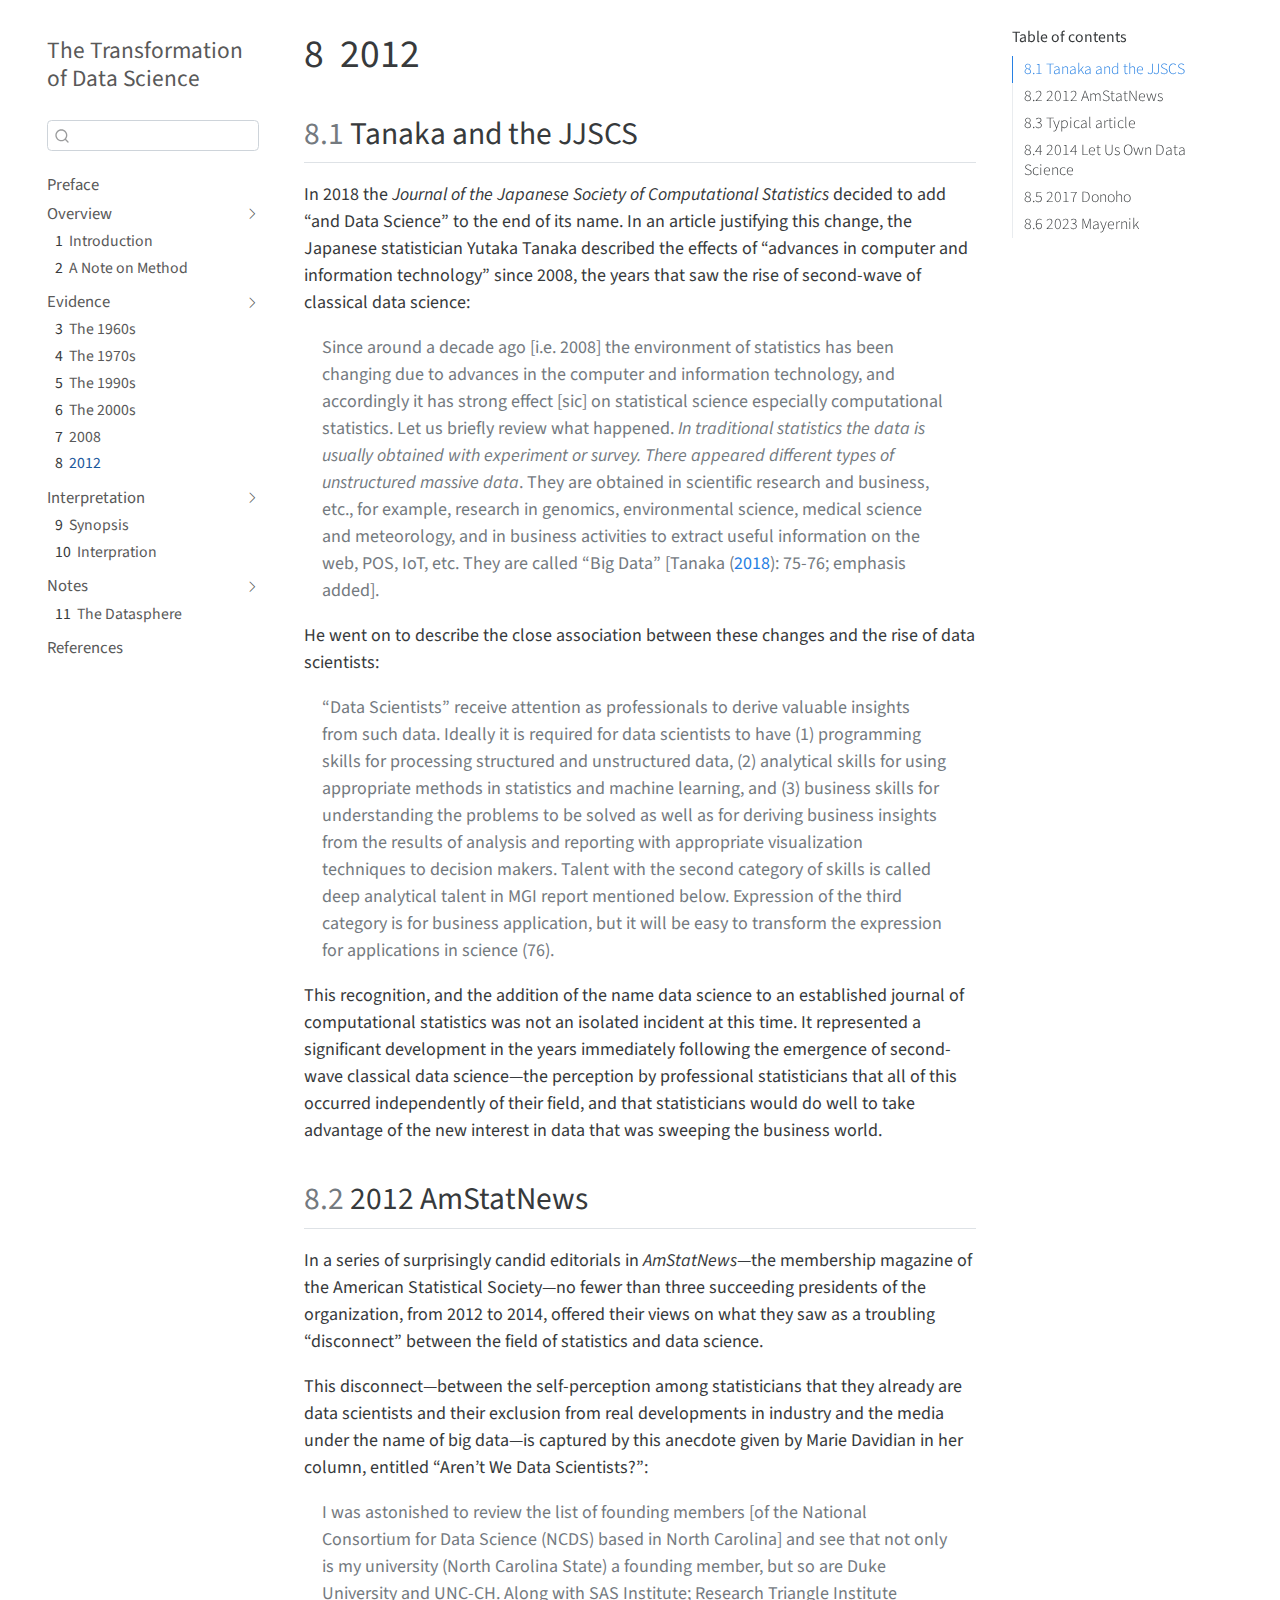
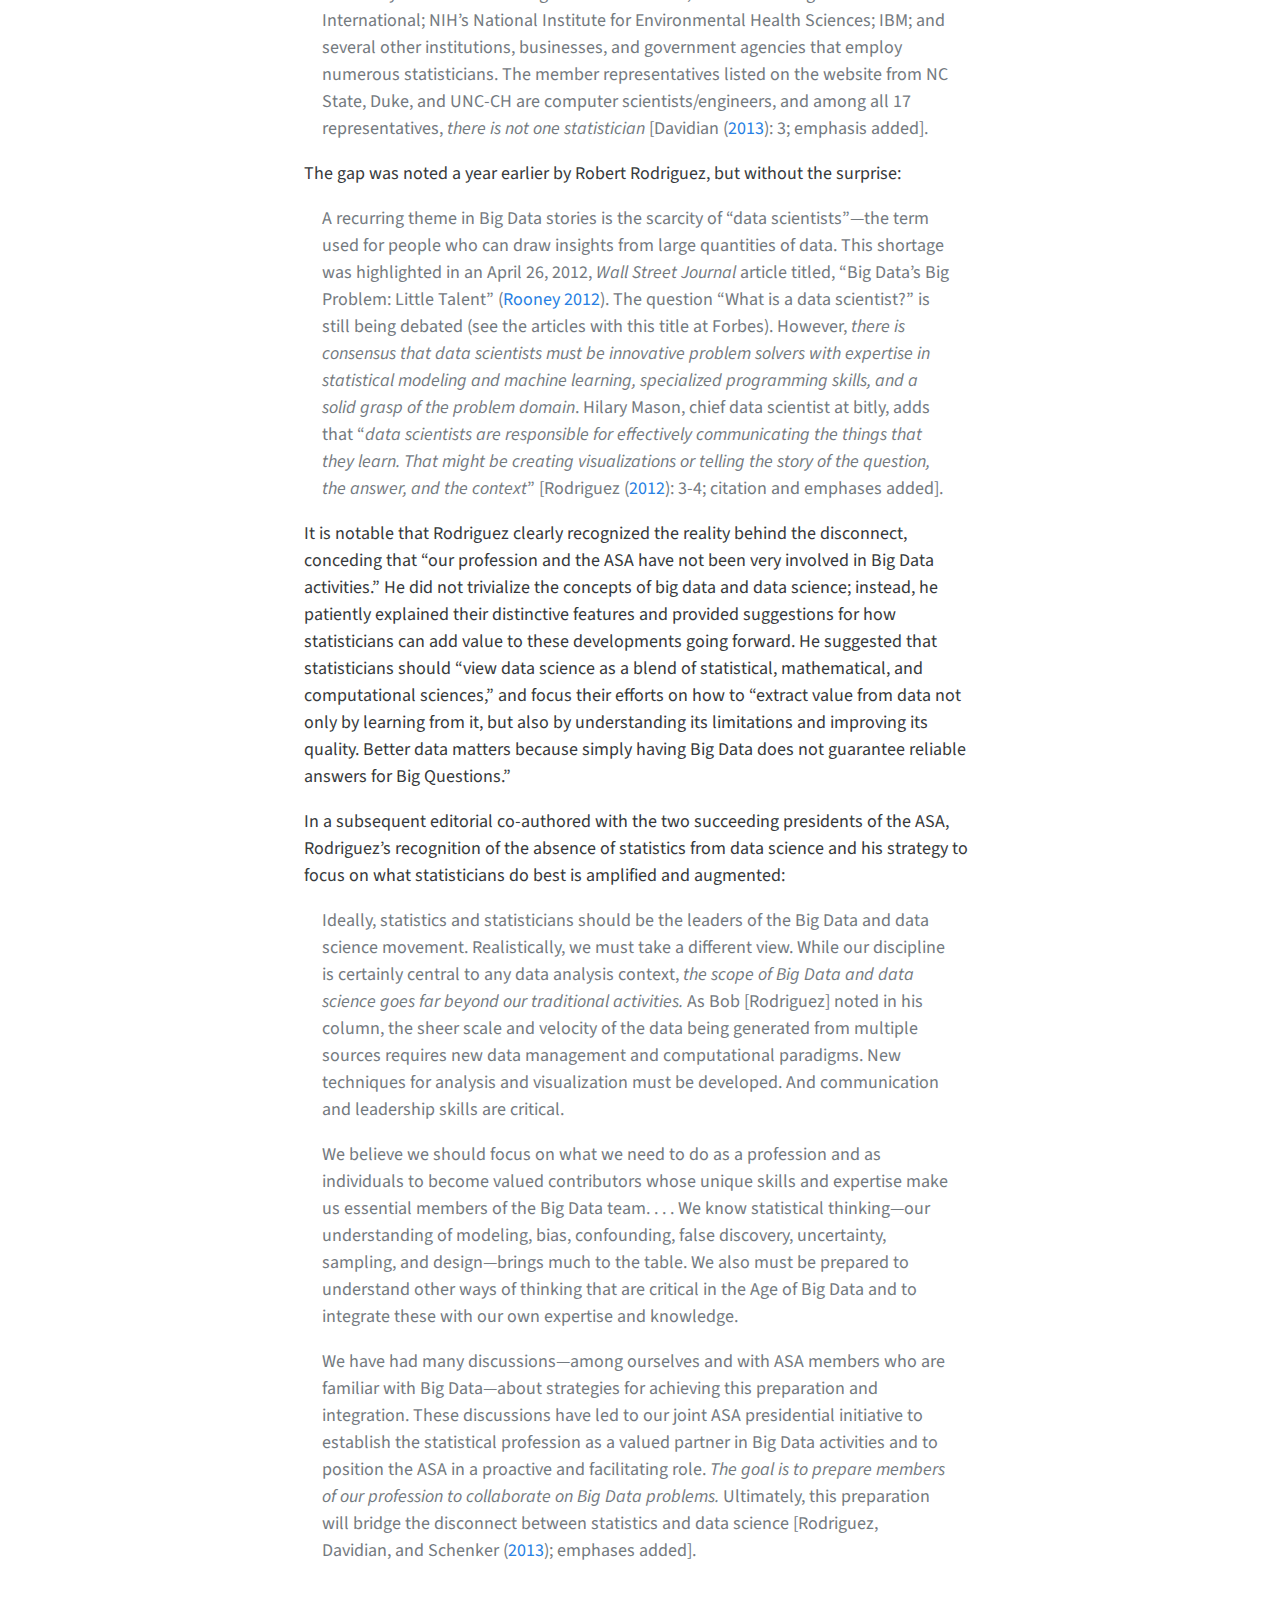
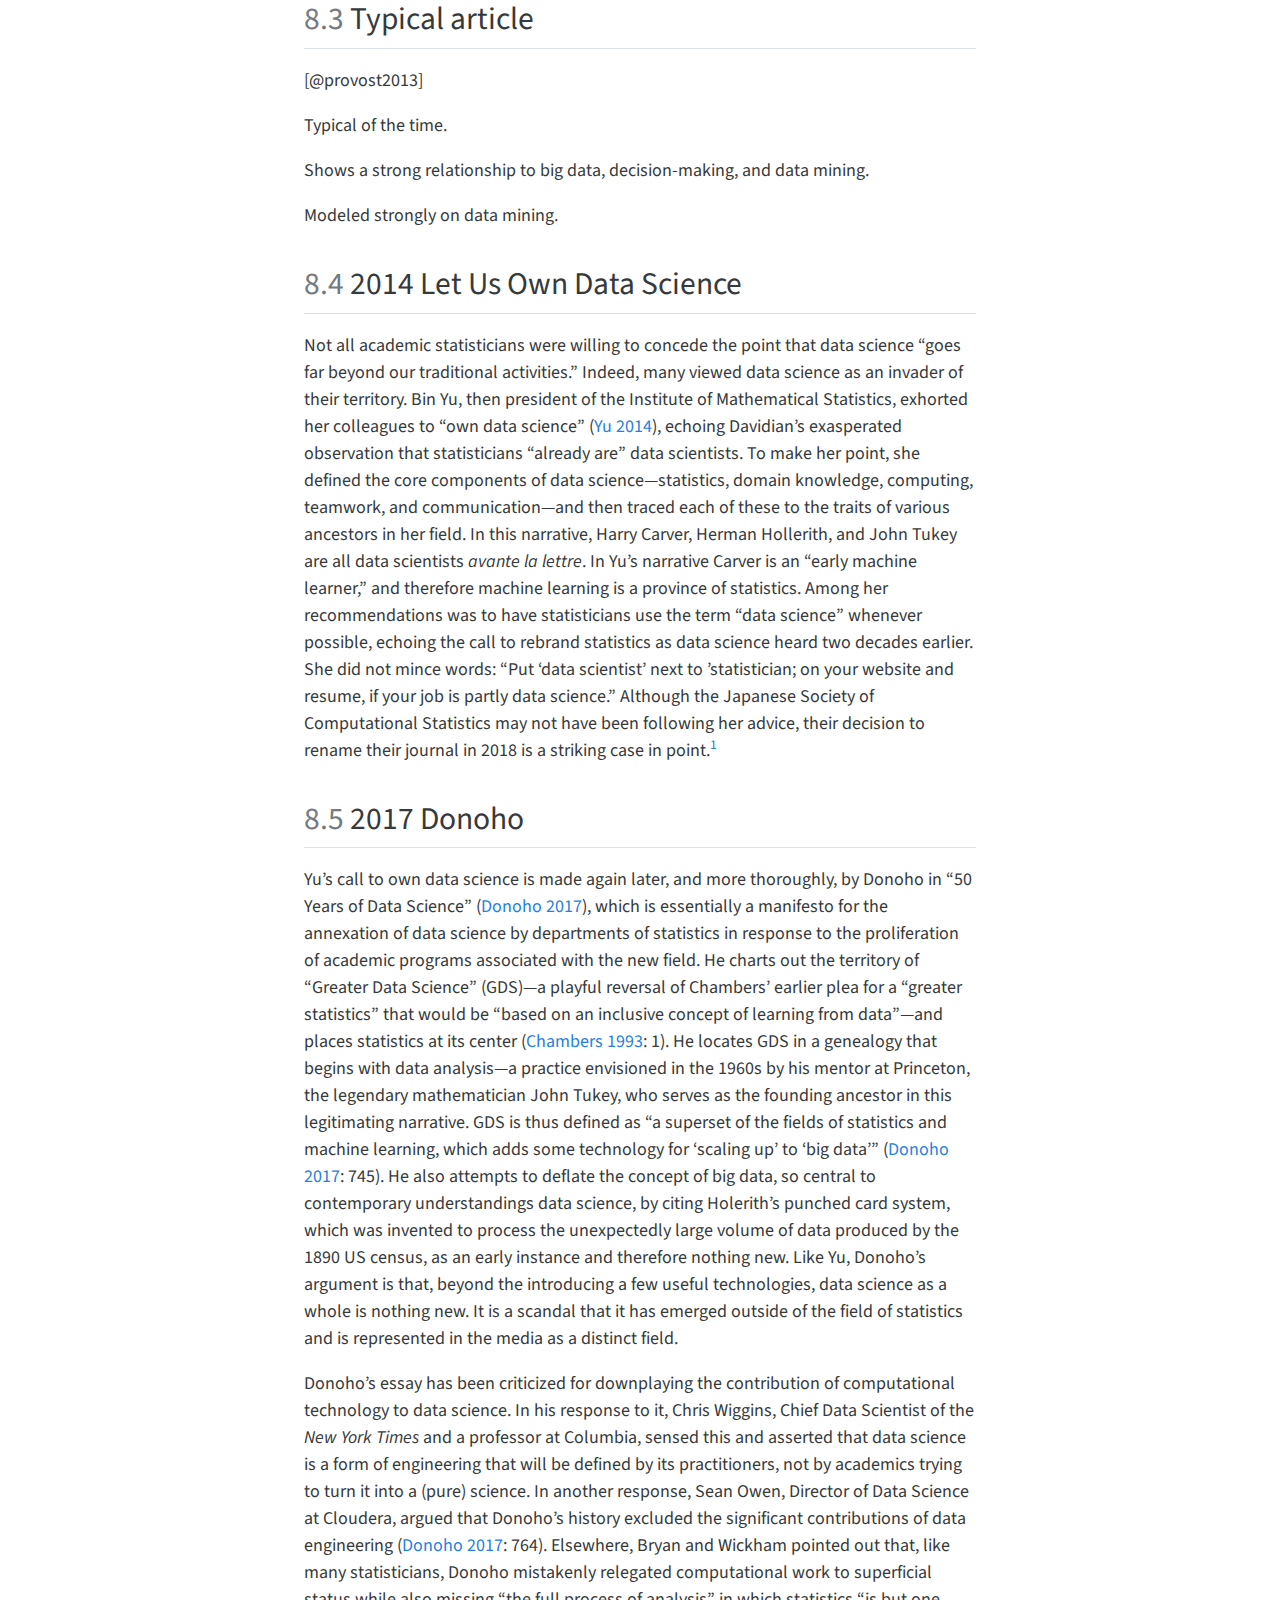
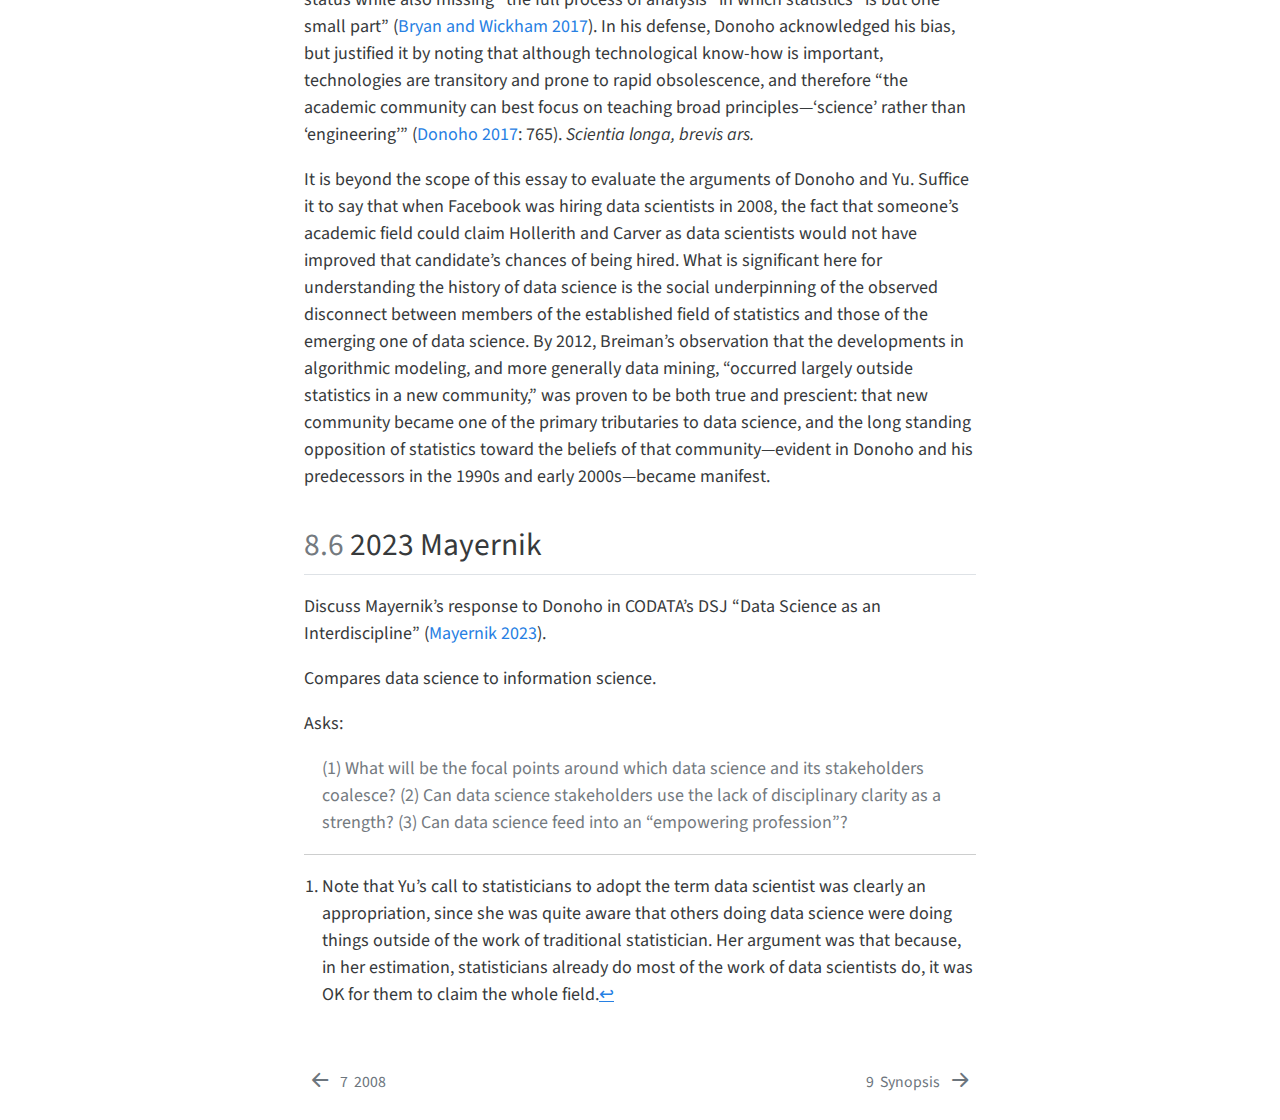
<file: docs/chapters/07-history-disconnect.html>
<!DOCTYPE html>
<html xmlns="http://www.w3.org/1999/xhtml" lang="en" xml:lang="en"><head>

<meta charset="utf-8">
<meta name="generator" content="quarto-1.2.262">

<meta name="viewport" content="width=device-width, initial-scale=1.0, user-scalable=yes">


<title>The Transformation of Data Science - 8&nbsp; 2012</title>
<style>
code{white-space: pre-wrap;}
span.smallcaps{font-variant: small-caps;}
div.columns{display: flex; gap: min(4vw, 1.5em);}
div.column{flex: auto; overflow-x: auto;}
div.hanging-indent{margin-left: 1.5em; text-indent: -1.5em;}
ul.task-list{list-style: none;}
ul.task-list li input[type="checkbox"] {
  width: 0.8em;
  margin: 0 0.8em 0.2em -1.6em;
  vertical-align: middle;
}
div.csl-bib-body { }
div.csl-entry {
  clear: both;
}
.hanging div.csl-entry {
  margin-left:2em;
  text-indent:-2em;
}
div.csl-left-margin {
  min-width:2em;
  float:left;
}
div.csl-right-inline {
  margin-left:2em;
  padding-left:1em;
}
div.csl-indent {
  margin-left: 2em;
}
</style>


<script src="../site_libs/quarto-nav/quarto-nav.js"></script>
<script src="../site_libs/quarto-nav/headroom.min.js"></script>
<script src="../site_libs/clipboard/clipboard.min.js"></script>
<script src="../site_libs/quarto-search/autocomplete.umd.js"></script>
<script src="../site_libs/quarto-search/fuse.min.js"></script>
<script src="../site_libs/quarto-search/quarto-search.js"></script>
<meta name="quarto:offset" content="../">
<link href="../chapters/00-synopsis.html" rel="next">
<link href="../chapters/06-history-2008-2012.html" rel="prev">
<script src="../site_libs/quarto-html/quarto.js"></script>
<script src="../site_libs/quarto-html/popper.min.js"></script>
<script src="../site_libs/quarto-html/tippy.umd.min.js"></script>
<script src="../site_libs/quarto-html/anchor.min.js"></script>
<link href="../site_libs/quarto-html/tippy.css" rel="stylesheet">
<link href="../site_libs/quarto-html/quarto-syntax-highlighting.css" rel="stylesheet" id="quarto-text-highlighting-styles">
<script src="../site_libs/bootstrap/bootstrap.min.js"></script>
<link href="../site_libs/bootstrap/bootstrap-icons.css" rel="stylesheet">
<link href="../site_libs/bootstrap/bootstrap.min.css" rel="stylesheet" id="quarto-bootstrap" data-mode="light">
<script id="quarto-search-options" type="application/json">{
  "location": "sidebar",
  "copy-button": false,
  "collapse-after": 3,
  "panel-placement": "start",
  "type": "textbox",
  "limit": 20,
  "language": {
    "search-no-results-text": "No results",
    "search-matching-documents-text": "matching documents",
    "search-copy-link-title": "Copy link to search",
    "search-hide-matches-text": "Hide additional matches",
    "search-more-match-text": "more match in this document",
    "search-more-matches-text": "more matches in this document",
    "search-clear-button-title": "Clear",
    "search-detached-cancel-button-title": "Cancel",
    "search-submit-button-title": "Submit"
  }
}</script>


</head>

<body class="nav-sidebar floating">

<div id="quarto-search-results"></div>
  <header id="quarto-header" class="headroom fixed-top">
  <nav class="quarto-secondary-nav" data-bs-toggle="collapse" data-bs-target="#quarto-sidebar" aria-controls="quarto-sidebar" aria-expanded="false" aria-label="Toggle sidebar navigation" onclick="if (window.quartoToggleHeadroom) { window.quartoToggleHeadroom(); }">
    <div class="container-fluid d-flex justify-content-between">
      <h1 class="quarto-secondary-nav-title"><span class="chapter-number">8</span>&nbsp; <span class="chapter-title">2012</span></h1>
      <button type="button" class="quarto-btn-toggle btn" aria-label="Show secondary navigation">
        <i class="bi bi-chevron-right"></i>
      </button>
    </div>
  </nav>
</header>
<!-- content -->
<div id="quarto-content" class="quarto-container page-columns page-rows-contents page-layout-article">
<!-- sidebar -->
  <nav id="quarto-sidebar" class="sidebar collapse sidebar-navigation floating overflow-auto">
    <div class="pt-lg-2 mt-2 text-left sidebar-header">
    <div class="sidebar-title mb-0 py-0">
      <a href="../">The Transformation of Data Science</a> 
    </div>
      </div>
      <div class="mt-2 flex-shrink-0 align-items-center">
        <div class="sidebar-search">
        <div id="quarto-search" class="" title="Search"></div>
        </div>
      </div>
    <div class="sidebar-menu-container"> 
    <ul class="list-unstyled mt-1">
        <li class="sidebar-item">
  <div class="sidebar-item-container"> 
  <a href="../index.html" class="sidebar-item-text sidebar-link">Preface</a>
  </div>
</li>
        <li class="sidebar-item sidebar-item-section">
      <div class="sidebar-item-container"> 
            <a class="sidebar-item-text sidebar-link text-start" data-bs-toggle="collapse" data-bs-target="#quarto-sidebar-section-1" aria-expanded="true">Overview</a>
          <a class="sidebar-item-toggle text-start" data-bs-toggle="collapse" data-bs-target="#quarto-sidebar-section-1" aria-expanded="true">
            <i class="bi bi-chevron-right ms-2"></i>
          </a> 
      </div>
      <ul id="quarto-sidebar-section-1" class="collapse list-unstyled sidebar-section depth1 show">  
          <li class="sidebar-item">
  <div class="sidebar-item-container"> 
  <a href="../chapters/01-history-introduction.html" class="sidebar-item-text sidebar-link"><span class="chapter-number">1</span>&nbsp; <span class="chapter-title">Introduction</span></a>
  </div>
</li>
          <li class="sidebar-item">
  <div class="sidebar-item-container"> 
  <a href="../chapters/history-method.html" class="sidebar-item-text sidebar-link"><span class="chapter-number">2</span>&nbsp; <span class="chapter-title">A Note on Method</span></a>
  </div>
</li>
      </ul>
  </li>
        <li class="sidebar-item sidebar-item-section">
      <div class="sidebar-item-container"> 
            <a class="sidebar-item-text sidebar-link text-start" data-bs-toggle="collapse" data-bs-target="#quarto-sidebar-section-2" aria-expanded="true">Evidence</a>
          <a class="sidebar-item-toggle text-start" data-bs-toggle="collapse" data-bs-target="#quarto-sidebar-section-2" aria-expanded="true">
            <i class="bi bi-chevron-right ms-2"></i>
          </a> 
      </div>
      <ul id="quarto-sidebar-section-2" class="collapse list-unstyled sidebar-section depth1 show">  
          <li class="sidebar-item">
  <div class="sidebar-item-container"> 
  <a href="../chapters/02-history-1960s.html" class="sidebar-item-text sidebar-link"><span class="chapter-number">3</span>&nbsp; <span class="chapter-title">The 1960s</span></a>
  </div>
</li>
          <li class="sidebar-item">
  <div class="sidebar-item-container"> 
  <a href="../chapters/03-history-1970s-and-80s.html" class="sidebar-item-text sidebar-link"><span class="chapter-number">4</span>&nbsp; <span class="chapter-title">The 1970s</span></a>
  </div>
</li>
          <li class="sidebar-item">
  <div class="sidebar-item-container"> 
  <a href="../chapters/04-history-1990s.html" class="sidebar-item-text sidebar-link"><span class="chapter-number">5</span>&nbsp; <span class="chapter-title">The 1990s</span></a>
  </div>
</li>
          <li class="sidebar-item">
  <div class="sidebar-item-container"> 
  <a href="../chapters/05-history-2000s.html" class="sidebar-item-text sidebar-link"><span class="chapter-number">6</span>&nbsp; <span class="chapter-title">The 2000s</span></a>
  </div>
</li>
          <li class="sidebar-item">
  <div class="sidebar-item-container"> 
  <a href="../chapters/06-history-2008-2012.html" class="sidebar-item-text sidebar-link"><span class="chapter-number">7</span>&nbsp; <span class="chapter-title">2008</span></a>
  </div>
</li>
          <li class="sidebar-item">
  <div class="sidebar-item-container"> 
  <a href="../chapters/07-history-disconnect.html" class="sidebar-item-text sidebar-link active"><span class="chapter-number">8</span>&nbsp; <span class="chapter-title">2012</span></a>
  </div>
</li>
      </ul>
  </li>
        <li class="sidebar-item sidebar-item-section">
      <div class="sidebar-item-container"> 
            <a class="sidebar-item-text sidebar-link text-start" data-bs-toggle="collapse" data-bs-target="#quarto-sidebar-section-3" aria-expanded="true">Interpretation</a>
          <a class="sidebar-item-toggle text-start" data-bs-toggle="collapse" data-bs-target="#quarto-sidebar-section-3" aria-expanded="true">
            <i class="bi bi-chevron-right ms-2"></i>
          </a> 
      </div>
      <ul id="quarto-sidebar-section-3" class="collapse list-unstyled sidebar-section depth1 show">  
          <li class="sidebar-item">
  <div class="sidebar-item-container"> 
  <a href="../chapters/00-synopsis.html" class="sidebar-item-text sidebar-link"><span class="chapter-number">9</span>&nbsp; <span class="chapter-title">Synopsis</span></a>
  </div>
</li>
          <li class="sidebar-item">
  <div class="sidebar-item-container"> 
  <a href="../chapters/08-history-interpretation.html" class="sidebar-item-text sidebar-link"><span class="chapter-number">10</span>&nbsp; <span class="chapter-title">Interpration</span></a>
  </div>
</li>
      </ul>
  </li>
        <li class="sidebar-item sidebar-item-section">
      <div class="sidebar-item-container"> 
            <a class="sidebar-item-text sidebar-link text-start" data-bs-toggle="collapse" data-bs-target="#quarto-sidebar-section-4" aria-expanded="true">Notes</a>
          <a class="sidebar-item-toggle text-start" data-bs-toggle="collapse" data-bs-target="#quarto-sidebar-section-4" aria-expanded="true">
            <i class="bi bi-chevron-right ms-2"></i>
          </a> 
      </div>
      <ul id="quarto-sidebar-section-4" class="collapse list-unstyled sidebar-section depth1 show">  
          <li class="sidebar-item">
  <div class="sidebar-item-container"> 
  <a href="../chapters/notes/the-datasphere.html" class="sidebar-item-text sidebar-link"><span class="chapter-number">11</span>&nbsp; <span class="chapter-title">The Datasphere</span></a>
  </div>
</li>
      </ul>
  </li>
        <li class="sidebar-item">
  <div class="sidebar-item-container"> 
  <a href="../references.html" class="sidebar-item-text sidebar-link">References</a>
  </div>
</li>
    </ul>
    </div>
</nav>
<!-- margin-sidebar -->
    <div id="quarto-margin-sidebar" class="sidebar margin-sidebar">
        <nav id="TOC" role="doc-toc" class="toc-active">
    <h2 id="toc-title">Table of contents</h2>
   
  <ul>
  <li><a href="#tanaka-and-the-jjscs" id="toc-tanaka-and-the-jjscs" class="nav-link active" data-scroll-target="#tanaka-and-the-jjscs"><span class="toc-section-number">8.1</span>  Tanaka and the JJSCS</a></li>
  <li><a href="#amstatnews" id="toc-amstatnews" class="nav-link" data-scroll-target="#amstatnews"><span class="toc-section-number">8.2</span>  2012 AmStatNews</a></li>
  <li><a href="#typical-article" id="toc-typical-article" class="nav-link" data-scroll-target="#typical-article"><span class="toc-section-number">8.3</span>  Typical article</a></li>
  <li><a href="#let-us-own-data-science" id="toc-let-us-own-data-science" class="nav-link" data-scroll-target="#let-us-own-data-science"><span class="toc-section-number">8.4</span>  2014 Let Us Own Data Science</a></li>
  <li><a href="#donoho" id="toc-donoho" class="nav-link" data-scroll-target="#donoho"><span class="toc-section-number">8.5</span>  2017 Donoho</a></li>
  <li><a href="#mayernik" id="toc-mayernik" class="nav-link" data-scroll-target="#mayernik"><span class="toc-section-number">8.6</span>  2023 Mayernik</a></li>
  </ul>
</nav>
    </div>
<!-- main -->
<main class="content" id="quarto-document-content">

<header id="title-block-header" class="quarto-title-block default">
<div class="quarto-title">
<h1 class="title d-none d-lg-block"><span class="chapter-number">8</span>&nbsp; <span class="chapter-title">2012</span></h1>
</div>



<div class="quarto-title-meta">

    
  
    
  </div>
  

</header>

<section id="tanaka-and-the-jjscs" class="level2" data-number="8.1">
<h2 data-number="8.1" class="anchored" data-anchor-id="tanaka-and-the-jjscs"><span class="header-section-number">8.1</span> Tanaka and the JJSCS</h2>
<!--# "There appeared different types of unstructured massive data" -->
<p>In 2018 the <em>Journal of the Japanese Society of Computational Statistics</em> decided to add “and Data Science” to the end of its name. In an article justifying this change, the Japanese statistician Yutaka Tanaka described the effects of “advances in computer and information technology” since 2008, the years that saw the rise of second-wave of classical data science:</p>
<blockquote class="blockquote">
<p>Since around a decade ago [i.e.&nbsp;2008] the environment of statistics has been changing due to advances in the computer and information technology, and accordingly it has strong effect [sic] on statistical science especially computational statistics. Let us briefly review what happened. <em>In traditional statistics the data is usually obtained with experiment or survey. There appeared different types of unstructured massive data</em>. They are obtained in scientific research and business, etc., for example, research in genomics, environmental science, medical science and meteorology, and in business activities to extract useful information on the web, POS, IoT, etc. They are called “Big Data” [<span class="citation" data-cites="tanaka2018">Tanaka (<a href="../references.html#ref-tanaka2018" role="doc-biblioref">2018</a>)</span>: 75-76; emphasis added].</p>
</blockquote>
<p>He went on to describe the close association between these changes and the rise of data scientists:</p>
<blockquote class="blockquote">
<p>“Data Scientists” receive attention as professionals to derive valuable insights from such data. Ideally it is required for data scientists to have (1) programming skills for processing structured and unstructured data, (2) analytical skills for using appropriate methods in statistics and machine learning, and (3) business skills for understanding the problems to be solved as well as for deriving business insights from the results of analysis and reporting with appropriate visualization techniques to decision makers. Talent with the second category of skills is called deep analytical talent in MGI report mentioned below. Expression of the third category is for business application, but it will be easy to transform the expression for applications in science (76).</p>
</blockquote>
<p>This recognition, and the addition of the name data science to an established journal of computational statistics was not an isolated incident at this time. It represented a significant development in the years immediately following the emergence of second-wave classical data science—the perception by professional statisticians that all of this occurred independently of their field, and that statisticians would do well to take advantage of the new interest in data that was sweeping the business world.</p>
</section>
<section id="amstatnews" class="level2" data-number="8.2">
<h2 data-number="8.2" class="anchored" data-anchor-id="amstatnews"><span class="header-section-number">8.2</span> 2012 AmStatNews</h2>
<p>In a series of surprisingly candid editorials in <em>AmStatNews</em>—the membership magazine of the American Statistical Society—no fewer than three succeeding presidents of the organization, from 2012 to 2014, offered their views on what they saw as a troubling “disconnect” between the field of statistics and data science.</p>
<p>This disconnect—between the self-perception among statisticians that they already are data scientists and their exclusion from real developments in industry and the media under the name of big data—is captured by this anecdote given by Marie Davidian in her column, entitled “Aren’t We Data Scientists?”:</p>
<blockquote class="blockquote">
<p>I was astonished to review the list of founding members [of the National Consortium for Data Science (NCDS) based in North Carolina] and see that not only is my university (North Carolina State) a founding member, but so are Duke University and UNC-CH. Along with SAS Institute; Research Triangle Institute International; NIH’s National Institute for Environmental Health Sciences; IBM; and several other institutions, businesses, and government agencies that employ numerous statisticians. The member representatives listed on the website from NC State, Duke, and UNC-CH are computer scientists/engineers, and among all 17 representatives, <em>there is not one statistician</em> [<span class="citation" data-cites="davidian2013">Davidian (<a href="../references.html#ref-davidian2013" role="doc-biblioref">2013</a>)</span>: 3; emphasis added].</p>
</blockquote>
<p>The gap was noted a year earlier by Robert Rodriguez, but without the surprise:</p>
<blockquote class="blockquote">
<p>A recurring theme in Big Data stories is the scarcity of “data scientists”—the term used for people who can draw insights from large quantities of data. This shortage was highlighted in an April 26, 2012, <em>Wall Street Journal</em> article titled, “Big Data’s Big Problem: Little Talent” <span class="citation" data-cites="rooney2012">(<a href="../references.html#ref-rooney2012" role="doc-biblioref">Rooney 2012</a>)</span>. The question “What is a data scientist?” is still being debated (see the articles with this title at Forbes). However, <em>there is consensus that data scientists must be innovative problem solvers with expertise in statistical modeling and machine learning, specialized programming skills, and a solid grasp of the problem domain</em>. Hilary Mason, chief data scientist at bitly, adds that “<em>data scientists are responsible for effectively communicating the things that they learn. That might be creating visualizations or telling the story of the question, the answer, and the context</em>” [<span class="citation" data-cites="rodriguez2012">Rodriguez (<a href="../references.html#ref-rodriguez2012" role="doc-biblioref">2012</a>)</span>: 3-4; citation and emphases added].</p>
</blockquote>
<p>It is notable that Rodriguez clearly recognized the reality behind the disconnect, conceding that “our profession and the ASA have not been very involved in Big Data activities.” He did not trivialize the concepts of big data and data science; instead, he patiently explained their distinctive features and provided suggestions for how statisticians can add value to these developments going forward. He suggested that statisticians should “view data science as a blend of statistical, mathematical, and computational sciences,” and focus their efforts on how to “extract value from data not only by learning from it, but also by understanding its limitations and improving its quality. Better data matters because simply having Big Data does not guarantee reliable answers for Big Questions.”</p>
<p>In a subsequent editorial co-authored with the two succeeding presidents of the ASA, Rodriguez’s recognition of the absence of statistics from data science and his strategy to focus on what statisticians do best is amplified and augmented:</p>
<blockquote class="blockquote">
<p>Ideally, statistics and statisticians should be the leaders of the Big Data and data science movement. Realistically, we must take a different view. While our discipline is certainly central to any data analysis context, <em>the scope of Big Data and data science goes far beyond our traditional activities.</em> As Bob [Rodriguez] noted in his column, the sheer scale and velocity of the data being generated from multiple sources requires new data management and computational paradigms. New techniques for analysis and visualization must be developed. And communication and leadership skills are critical.</p>
<p>We believe we should focus on what we need to do as a profession and as individuals to become valued contributors whose unique skills and expertise make us essential members of the Big Data team. . . . We know statistical thinking—our understanding of modeling, bias, confounding, false discovery, uncertainty, sampling, and design—brings much to the table. We also must be prepared to understand other ways of thinking that are critical in the Age of Big Data and to integrate these with our own expertise and knowledge.</p>
<p>We have had many discussions—among ourselves and with ASA members who are familiar with Big Data—about strategies for achieving this preparation and integration. These discussions have led to our joint ASA presidential initiative to establish the statistical profession as a valued partner in Big Data activities and to position the ASA in a proactive and facilitating role. <em>The goal is to prepare members of our profession to collaborate on Big Data problems.</em> Ultimately, this preparation will bridge the disconnect between statistics and data science [<span class="citation" data-cites="rodriguez2013">Rodriguez, Davidian, and Schenker (<a href="../references.html#ref-rodriguez2013" role="doc-biblioref">2013</a>)</span>; emphases added].</p>
</blockquote>
</section>
<section id="typical-article" class="level2" data-number="8.3">
<h2 data-number="8.3" class="anchored" data-anchor-id="typical-article"><span class="header-section-number">8.3</span> Typical article</h2>
<p>[@provost2013]</p>
<p>Typical of the time.</p>
<p>Shows a strong relationship to big data, decision-making, and data mining.</p>
<p>Modeled strongly on data mining.</p>
</section>
<section id="let-us-own-data-science" class="level2" data-number="8.4">
<h2 data-number="8.4" class="anchored" data-anchor-id="let-us-own-data-science"><span class="header-section-number">8.4</span> 2014 Let Us Own Data Science</h2>
<p>Not all academic statisticians were willing to concede the point that data science “goes far beyond our traditional activities.” Indeed, many viewed data science as an invader of their territory. Bin Yu, then president of the Institute of Mathematical Statistics, exhorted her colleagues to “own data science” <span class="citation" data-cites="yu2014">(<a href="../references.html#ref-yu2014" role="doc-biblioref">Yu 2014</a>)</span>, echoing Davidian’s exasperated observation that statisticians “already are” data scientists. To make her point, she defined the core components of data science—statistics, domain knowledge, computing, teamwork, and communication—and then traced each of these to the traits of various ancestors in her field. In this narrative, Harry Carver, Herman Hollerith, and John Tukey are all data scientists <em>avante la lettre</em>. In Yu’s narrative Carver is an “early machine learner,” and therefore machine learning is a province of statistics. Among her recommendations was to have statisticians use the term “data science” whenever possible, echoing the call to rebrand statistics as data science heard two decades earlier. She did not mince words: “Put ‘data scientist’ next to ’statistician; on your website and resume, if your job is partly data science.” Although the Japanese Society of Computational Statistics may not have been following her advice, their decision to rename their journal in 2018 is a striking case in point.<a href="#fn1" class="footnote-ref" id="fnref1" role="doc-noteref"><sup>1</sup></a></p>
</section>
<section id="donoho" class="level2" data-number="8.5">
<h2 data-number="8.5" class="anchored" data-anchor-id="donoho"><span class="header-section-number">8.5</span> 2017 Donoho</h2>
<p>Yu’s call to own data science is made again later, and more thoroughly, by Donoho in “50 Years of Data Science” <span class="citation" data-cites="donoho2017">(<a href="../references.html#ref-donoho2017" role="doc-biblioref">Donoho 2017</a>)</span>, which is essentially a manifesto for the annexation of data science by departments of statistics in response to the proliferation of academic programs associated with the new field. He charts out the territory of “Greater Data Science” (GDS)—a playful reversal of Chambers’ earlier plea for a “greater statistics” that would be “based on an inclusive concept of learning from data”—and places statistics at its center <span class="citation" data-cites="chambersGreaterLesserStatistics1993">(<a href="../references.html#ref-chambersGreaterLesserStatistics1993" role="doc-biblioref">Chambers 1993</a>: 1)</span>. He locates GDS in a genealogy that begins with data analysis—a practice envisioned in the 1960s by his mentor at Princeton, the legendary mathematician John Tukey, who serves as the founding ancestor in this legitimating narrative. GDS is thus defined as “a superset of the fields of statistics and machine learning, which adds some technology for ‘scaling up’ to ‘big data’” <span class="citation" data-cites="donoho2017">(<a href="../references.html#ref-donoho2017" role="doc-biblioref">Donoho 2017</a>: 745)</span>. He also attempts to deflate the concept of big data, so central to contemporary understandings data science, by citing Holerith’s punched card system, which was invented to process the unexpectedly large volume of data produced by the 1890 US census, as an early instance and therefore nothing new. Like Yu, Donoho’s argument is that, beyond the introducing a few useful technologies, data science as a whole is nothing new. It is a scandal that it has emerged outside of the field of statistics and is represented in the media as a distinct field.</p>
<p>Donoho’s essay has been criticized for downplaying the contribution of computational technology to data science. In his response to it, Chris Wiggins, Chief Data Scientist of the <em>New York Times</em> and a professor at Columbia, sensed this and asserted that data science is a form of engineering that will be defined by its practitioners, not by academics trying to turn it into a (pure) science. In another response, Sean Owen, Director of Data Science at Cloudera, argued that Donoho’s history excluded the significant contributions of data engineering <span class="citation" data-cites="donoho2017">(<a href="../references.html#ref-donoho2017" role="doc-biblioref">Donoho 2017</a>: 764)</span>. Elsewhere, Bryan and Wickham pointed out that, like many statisticians, Donoho mistakenly relegated computational work to superficial status while also missing “the full process of analysis” in which statistics “is but one small part” <span class="citation" data-cites="bryan2017">(<a href="../references.html#ref-bryan2017" role="doc-biblioref">Bryan and Wickham 2017</a>)</span>. In his defense, Donoho acknowledged his bias, but justified it by noting that although technological know-how is important, technologies are transitory and prone to rapid obsolescence, and therefore “the academic community can best focus on teaching broad principles—‘science’ rather than ‘engineering’” <span class="citation" data-cites="donoho2017">(<a href="../references.html#ref-donoho2017" role="doc-biblioref">Donoho 2017</a>: 765)</span>. <em>Scientia longa, brevis ars.</em></p>
<p>It is beyond the scope of this essay to evaluate the arguments of Donoho and Yu. Suffice it to say that when Facebook was hiring data scientists in 2008, the fact that someone’s academic field could claim Hollerith and Carver as data scientists would not have improved that candidate’s chances of being hired. What is significant here for understanding the history of data science is the social underpinning of the observed disconnect between members of the established field of statistics and those of the emerging one of data science. By 2012, Breiman’s observation that the developments in algorithmic modeling, and more generally data mining, “occurred largely outside statistics in a new community,” was proven to be both true and prescient: that new community became one of the primary tributaries to data science, and the long standing opposition of statistics toward the beliefs of that community—evident in Donoho and his predecessors in the 1990s and early 2000s—became manifest.</p>
</section>
<section id="mayernik" class="level2" data-number="8.6">
<h2 data-number="8.6" class="anchored" data-anchor-id="mayernik"><span class="header-section-number">8.6</span> 2023 Mayernik</h2>
<p>Discuss Mayernik’s response to Donoho in CODATA’s DSJ “Data Science as an Interdiscipline” <span class="citation" data-cites="mayernik2023">(<a href="../references.html#ref-mayernik2023" role="doc-biblioref">Mayernik 2023</a>)</span>.</p>
<p>Compares data science to information science.</p>
<p>Asks:</p>
<blockquote class="blockquote">
<p>(1) What will be the focal points around which data science and its stakeholders coalesce? (2) Can data science stakeholders use the lack of disciplinary clarity as a strength? (3) Can data science feed into an “empowering profession”?</p>
</blockquote>


<div id="refs" class="references csl-bib-body hanging-indent" role="doc-bibliography" style="display: none">
<div id="ref-bryan2017" class="csl-entry" role="doc-biblioentry">
Bryan, Jennifer, and Hadley Wickham. 2017. <span>“Data Science: A Three Ring Circus or a Big Tent?”</span> December. <a href="https://arxiv.org/abs/1712.07349v1">https://arxiv.org/abs/1712.07349v1</a>.
</div>
<div id="ref-chambersGreaterLesserStatistics1993" class="csl-entry" role="doc-biblioentry">
Chambers, John M. 1993. <span>“Greater or <span>Lesser Statistics</span>: <span>A Choice</span> for <span>Future Research</span>.”</span> <em>Statistics and Computing</em> 3 (4): 182–84. <a href="https://doi.org/10.1007/BF00141776">https://doi.org/10.1007/BF00141776</a>.
</div>
<div id="ref-davidian2013" class="csl-entry" role="doc-biblioentry">
Davidian, Marie. 2013. <span>“Aren’t We Data Science?”</span> <em>AMSTAT news: the membership magazine of the American Statistical Association</em>, no. 433: 3. <a href="https://dialnet.unirioja.es/servlet/articulo?codigo=4331554">https://dialnet.unirioja.es/servlet/articulo?codigo=4331554</a>.
</div>
<div id="ref-donoho2017" class="csl-entry" role="doc-biblioentry">
Donoho, David. 2017. <span>“50 Years of Data Science.”</span> <em>Journal of Computational and Graphical Statistics</em> 26 (4): 745–66. <a href="https://doi.org/10.1080/10618600.2017.1384734">https://doi.org/10.1080/10618600.2017.1384734</a>.
</div>
<div id="ref-mayernik2023" class="csl-entry" role="doc-biblioentry">
Mayernik, Matthew S. 2023. <span>“Data Science as an Interdiscipline: Historical Parallels from Information Science”</span> 22 (1): 16. <a href="https://doi.org/10.5334/dsj-2023-016">https://doi.org/10.5334/dsj-2023-016</a>.
</div>
<div id="ref-rodriguez2012" class="csl-entry" role="doc-biblioentry">
Rodriguez, Robert. 2012. <span>“Big Data and Better Data.”</span> <a href="https://magazine.amstat.org/blog/2012/06/01/prescorner/">https://magazine.amstat.org/blog/2012/06/01/prescorner/</a>.
</div>
<div id="ref-rodriguez2013" class="csl-entry" role="doc-biblioentry">
Rodriguez, Robert, Marie Davidian, and Nathaniel Schenker. 2013. <span>“The ASA and Big Data.”</span> <a href="https://magazine.amstat.org/blog/2013/06/01/the-asa-and-big-data/">https://magazine.amstat.org/blog/2013/06/01/the-asa-and-big-data/</a>.
</div>
<div id="ref-rooney2012" class="csl-entry" role="doc-biblioentry">
Rooney, Ben. 2012. <span>“Big Data’s Big Problem: Little Talent.”</span> <em>Wall Street Journal</em>, April. <a href="https://online.wsj.com/article/SB10001424052702304723304577365700368073674.html">https://online.wsj.com/article/SB10001424052702304723304577365700368073674.html</a>.
</div>
<div id="ref-tanaka2018" class="csl-entry" role="doc-biblioentry">
Tanaka, Yutaka. 2018. <span>“Comment: On Closing of English Journal of JSCS and the Birth of New Journal JJSD.”</span> <em>Journal of the Japanese Society of Computational Statistics</em> 30 (2): 75–77. <a href="https://doi.org/10.5183/jjscs.1802001_245">https://doi.org/10.5183/jjscs.1802001_245</a>.
</div>
<div id="ref-yu2014" class="csl-entry" role="doc-biblioentry">
Yu, Bin. 2014. <span>“Let Us Own Data Science.”</span> <a href="https://imstat.org/2014/10/01/ims-presidential-address-let-us-own-data-science/">https://imstat.org/2014/10/01/ims-presidential-address-let-us-own-data-science/</a>.
</div>
</div>
</section>
<section id="footnotes" class="footnotes footnotes-end-of-document" role="doc-endnotes">
<hr>
<ol>
<li id="fn1"><p>Note that Yu’s call to statisticians to adopt the term data scientist was clearly an appropriation, since she was quite aware that others doing data science were doing things outside of the work of traditional statistician. Her argument was that because, in her estimation, statisticians already do most of the work of data scientists do, it was OK for them to claim the whole field.<a href="#fnref1" class="footnote-back" role="doc-backlink">↩︎</a></p></li>
</ol>
</section>

</main> <!-- /main -->
<script id="quarto-html-after-body" type="application/javascript">
window.document.addEventListener("DOMContentLoaded", function (event) {
  const toggleBodyColorMode = (bsSheetEl) => {
    const mode = bsSheetEl.getAttribute("data-mode");
    const bodyEl = window.document.querySelector("body");
    if (mode === "dark") {
      bodyEl.classList.add("quarto-dark");
      bodyEl.classList.remove("quarto-light");
    } else {
      bodyEl.classList.add("quarto-light");
      bodyEl.classList.remove("quarto-dark");
    }
  }
  const toggleBodyColorPrimary = () => {
    const bsSheetEl = window.document.querySelector("link#quarto-bootstrap");
    if (bsSheetEl) {
      toggleBodyColorMode(bsSheetEl);
    }
  }
  toggleBodyColorPrimary();  
  const icon = "";
  const anchorJS = new window.AnchorJS();
  anchorJS.options = {
    placement: 'right',
    icon: icon
  };
  anchorJS.add('.anchored');
  const clipboard = new window.ClipboardJS('.code-copy-button', {
    target: function(trigger) {
      return trigger.previousElementSibling;
    }
  });
  clipboard.on('success', function(e) {
    // button target
    const button = e.trigger;
    // don't keep focus
    button.blur();
    // flash "checked"
    button.classList.add('code-copy-button-checked');
    var currentTitle = button.getAttribute("title");
    button.setAttribute("title", "Copied!");
    let tooltip;
    if (window.bootstrap) {
      button.setAttribute("data-bs-toggle", "tooltip");
      button.setAttribute("data-bs-placement", "left");
      button.setAttribute("data-bs-title", "Copied!");
      tooltip = new bootstrap.Tooltip(button, 
        { trigger: "manual", 
          customClass: "code-copy-button-tooltip",
          offset: [0, -8]});
      tooltip.show();    
    }
    setTimeout(function() {
      if (tooltip) {
        tooltip.hide();
        button.removeAttribute("data-bs-title");
        button.removeAttribute("data-bs-toggle");
        button.removeAttribute("data-bs-placement");
      }
      button.setAttribute("title", currentTitle);
      button.classList.remove('code-copy-button-checked');
    }, 1000);
    // clear code selection
    e.clearSelection();
  });
  function tippyHover(el, contentFn) {
    const config = {
      allowHTML: true,
      content: contentFn,
      maxWidth: 500,
      delay: 100,
      arrow: false,
      appendTo: function(el) {
          return el.parentElement;
      },
      interactive: true,
      interactiveBorder: 10,
      theme: 'quarto',
      placement: 'bottom-start'
    };
    window.tippy(el, config); 
  }
  const noterefs = window.document.querySelectorAll('a[role="doc-noteref"]');
  for (var i=0; i<noterefs.length; i++) {
    const ref = noterefs[i];
    tippyHover(ref, function() {
      // use id or data attribute instead here
      let href = ref.getAttribute('data-footnote-href') || ref.getAttribute('href');
      try { href = new URL(href).hash; } catch {}
      const id = href.replace(/^#\/?/, "");
      const note = window.document.getElementById(id);
      return note.innerHTML;
    });
  }
  const findCites = (el) => {
    const parentEl = el.parentElement;
    if (parentEl) {
      const cites = parentEl.dataset.cites;
      if (cites) {
        return {
          el,
          cites: cites.split(' ')
        };
      } else {
        return findCites(el.parentElement)
      }
    } else {
      return undefined;
    }
  };
  var bibliorefs = window.document.querySelectorAll('a[role="doc-biblioref"]');
  for (var i=0; i<bibliorefs.length; i++) {
    const ref = bibliorefs[i];
    const citeInfo = findCites(ref);
    if (citeInfo) {
      tippyHover(citeInfo.el, function() {
        var popup = window.document.createElement('div');
        citeInfo.cites.forEach(function(cite) {
          var citeDiv = window.document.createElement('div');
          citeDiv.classList.add('hanging-indent');
          citeDiv.classList.add('csl-entry');
          var biblioDiv = window.document.getElementById('ref-' + cite);
          if (biblioDiv) {
            citeDiv.innerHTML = biblioDiv.innerHTML;
          }
          popup.appendChild(citeDiv);
        });
        return popup.innerHTML;
      });
    }
  }
});
</script>
<nav class="page-navigation">
  <div class="nav-page nav-page-previous">
      <a href="../chapters/06-history-2008-2012.html" class="pagination-link">
        <i class="bi bi-arrow-left-short"></i> <span class="nav-page-text"><span class="chapter-number">7</span>&nbsp; <span class="chapter-title">2008</span></span>
      </a>          
  </div>
  <div class="nav-page nav-page-next">
      <a href="../chapters/00-synopsis.html" class="pagination-link">
        <span class="nav-page-text"><span class="chapter-number">9</span>&nbsp; <span class="chapter-title">Synopsis</span></span> <i class="bi bi-arrow-right-short"></i>
      </a>
  </div>
</nav>
</div> <!-- /content -->



</body></html>
</file>
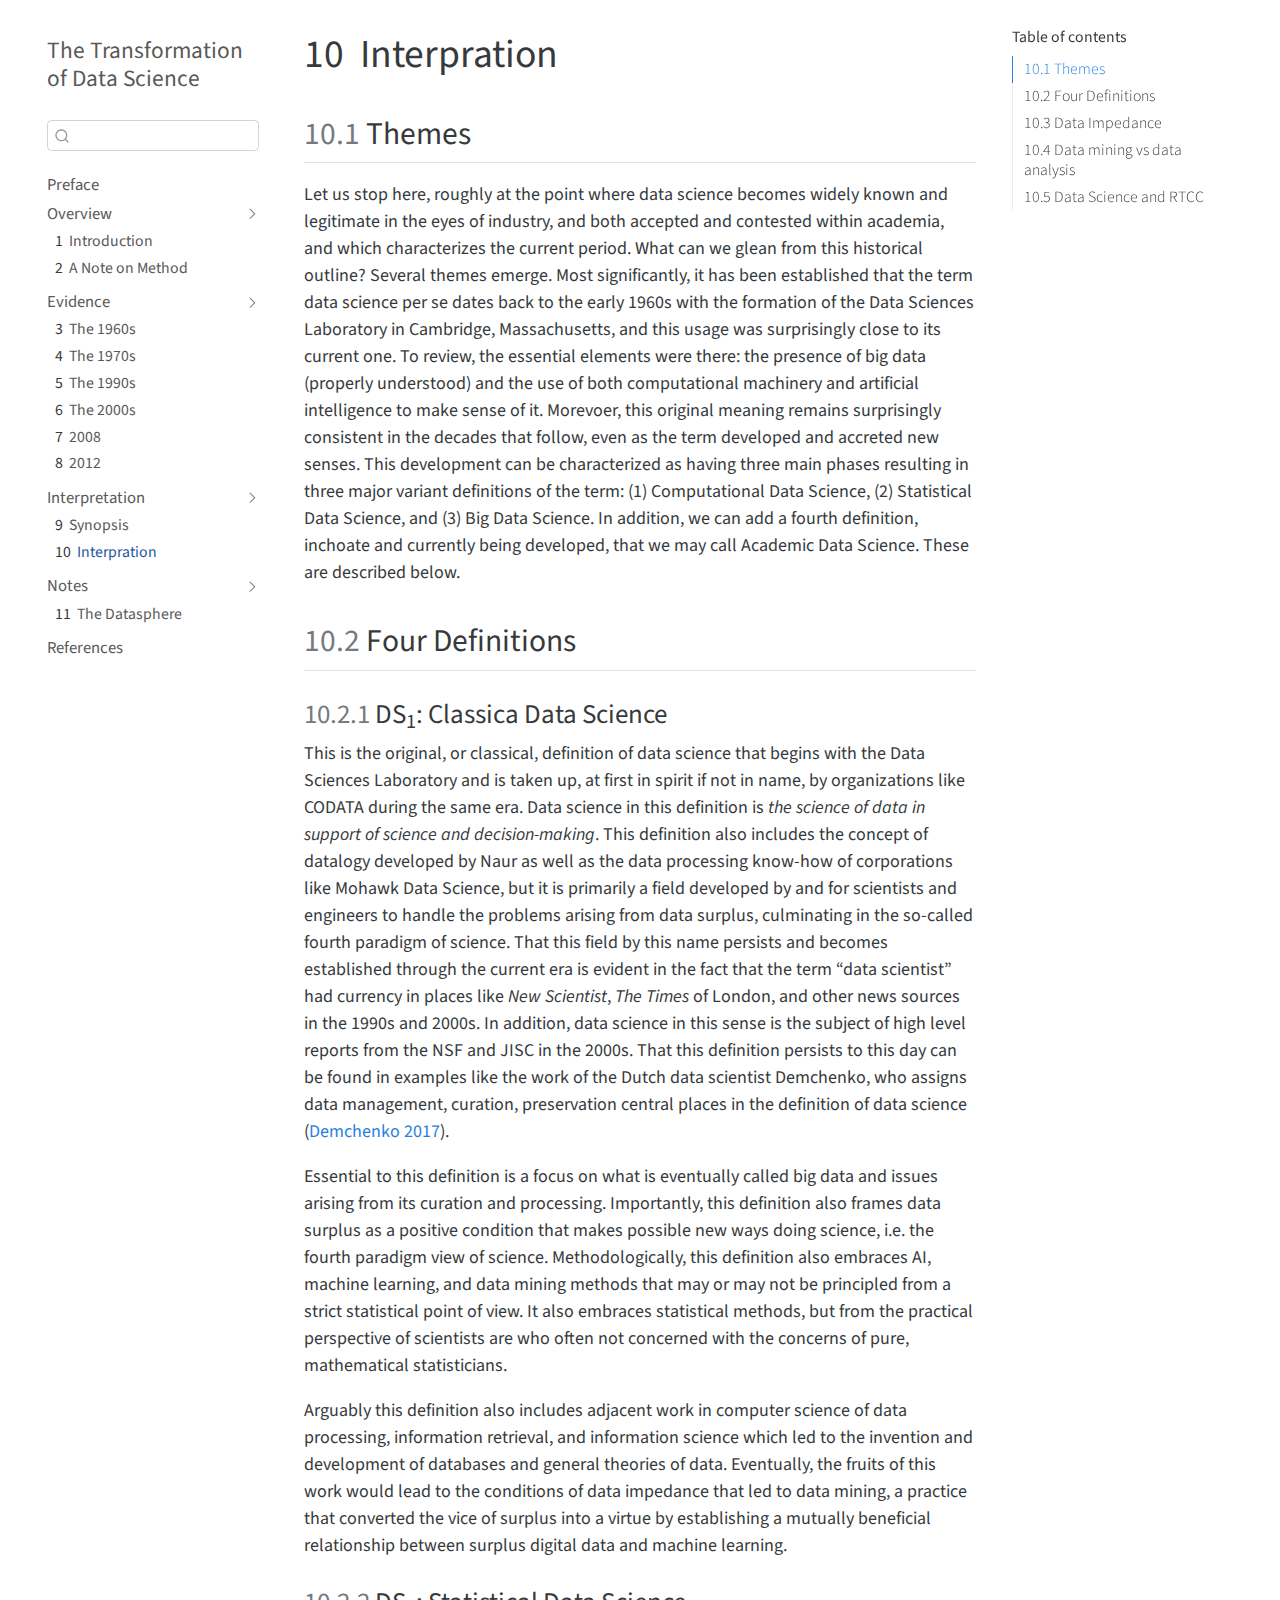
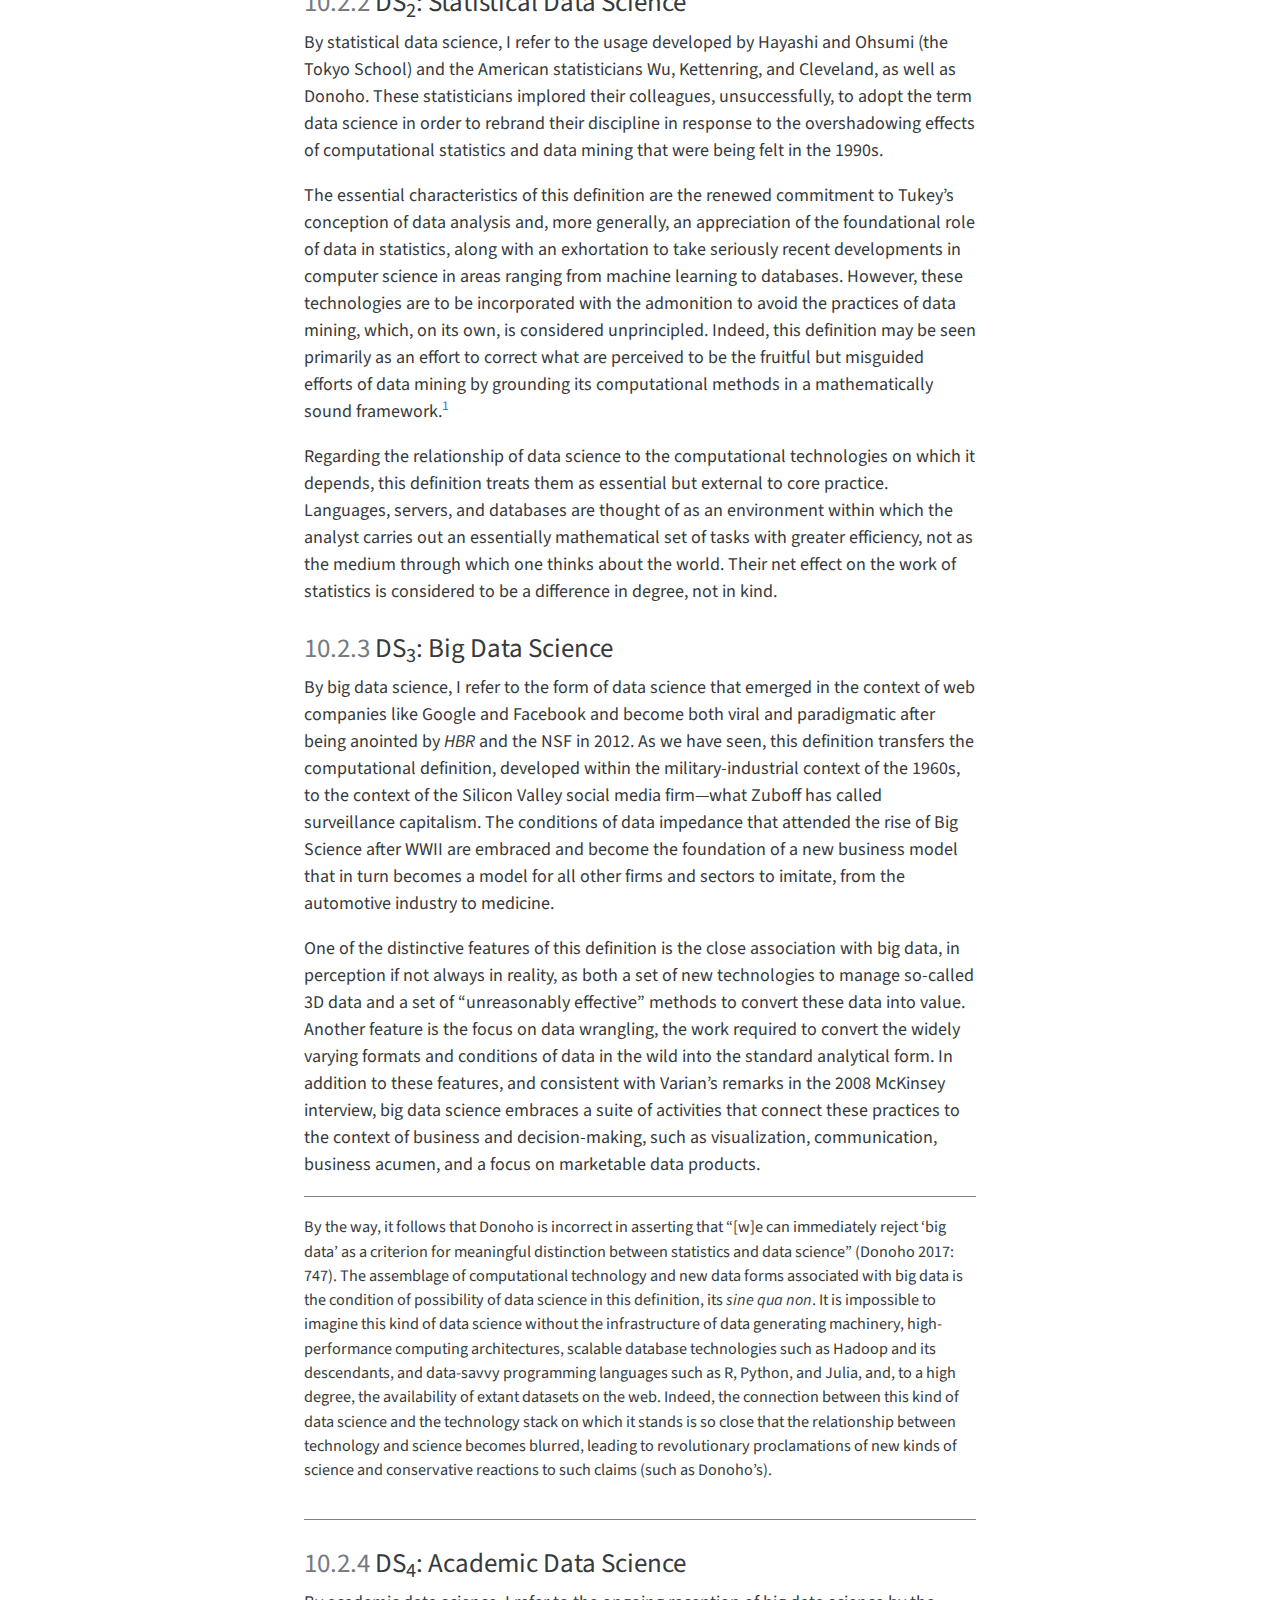
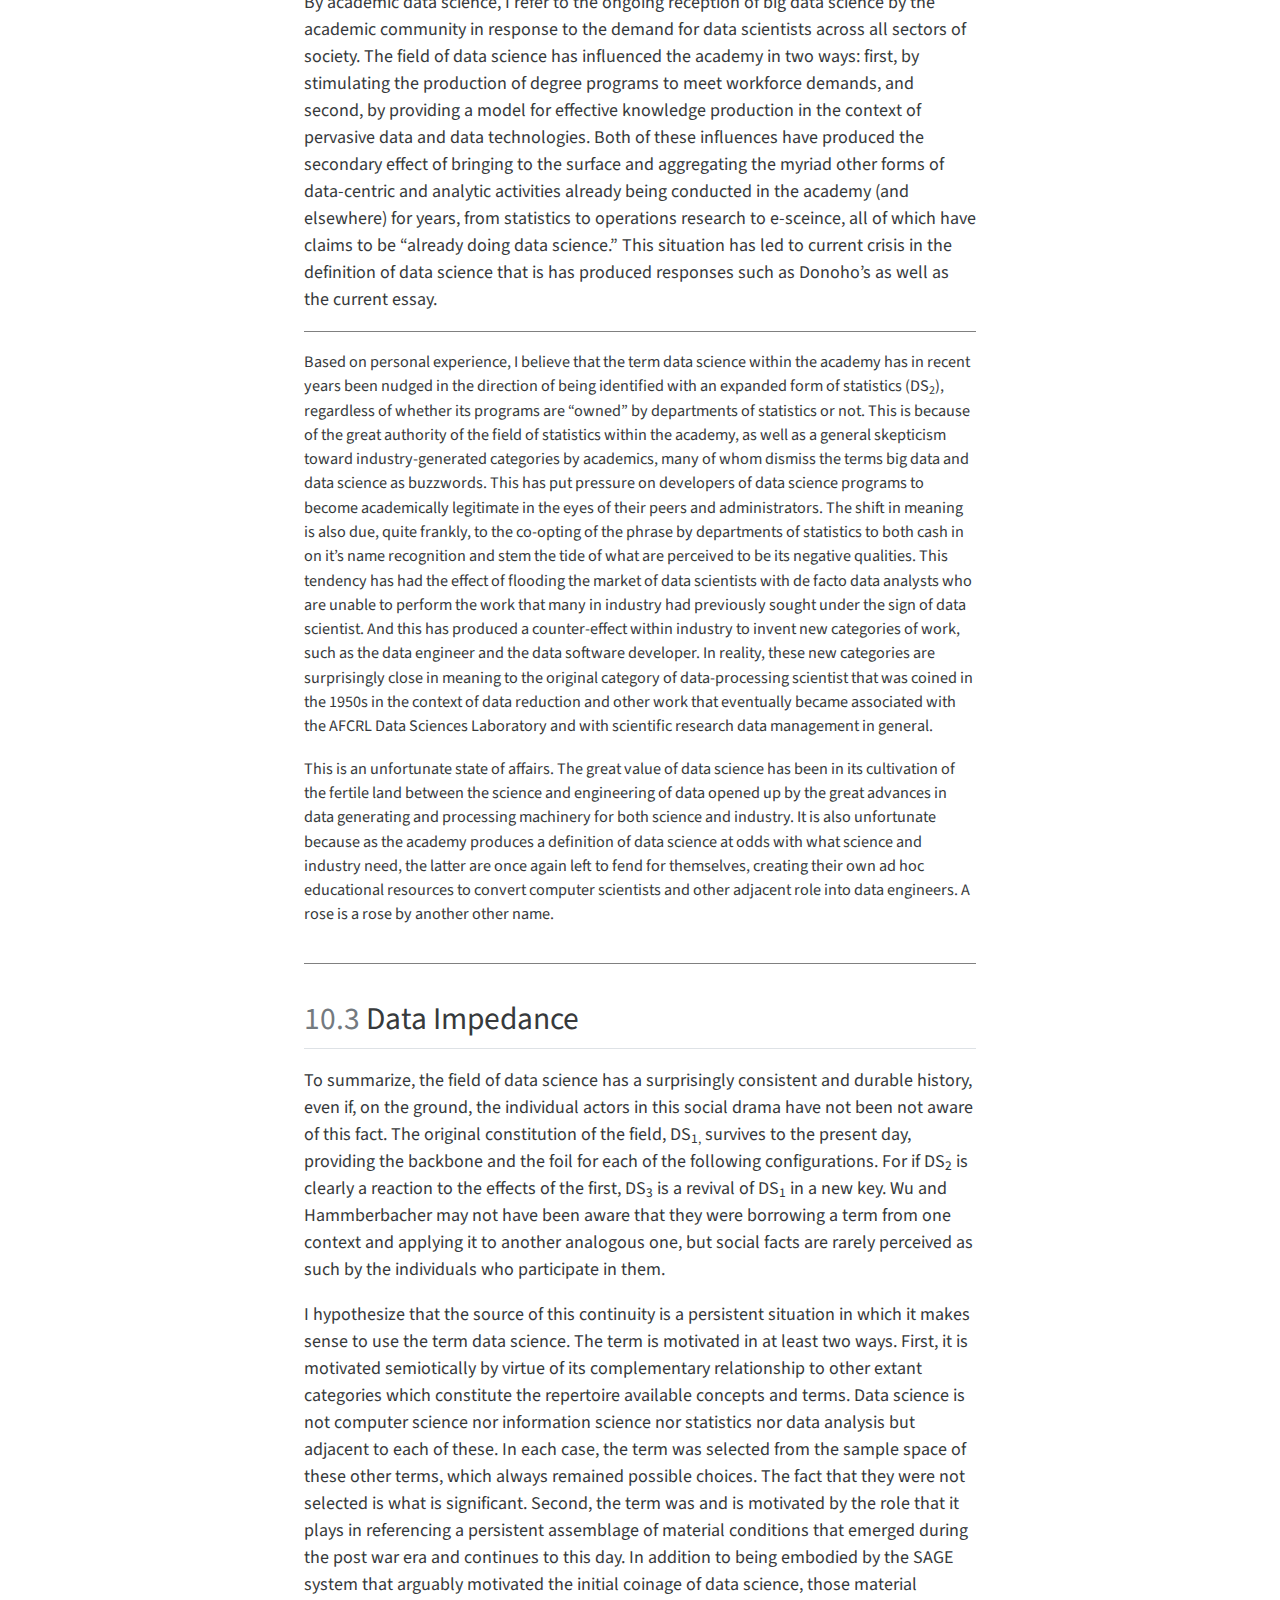
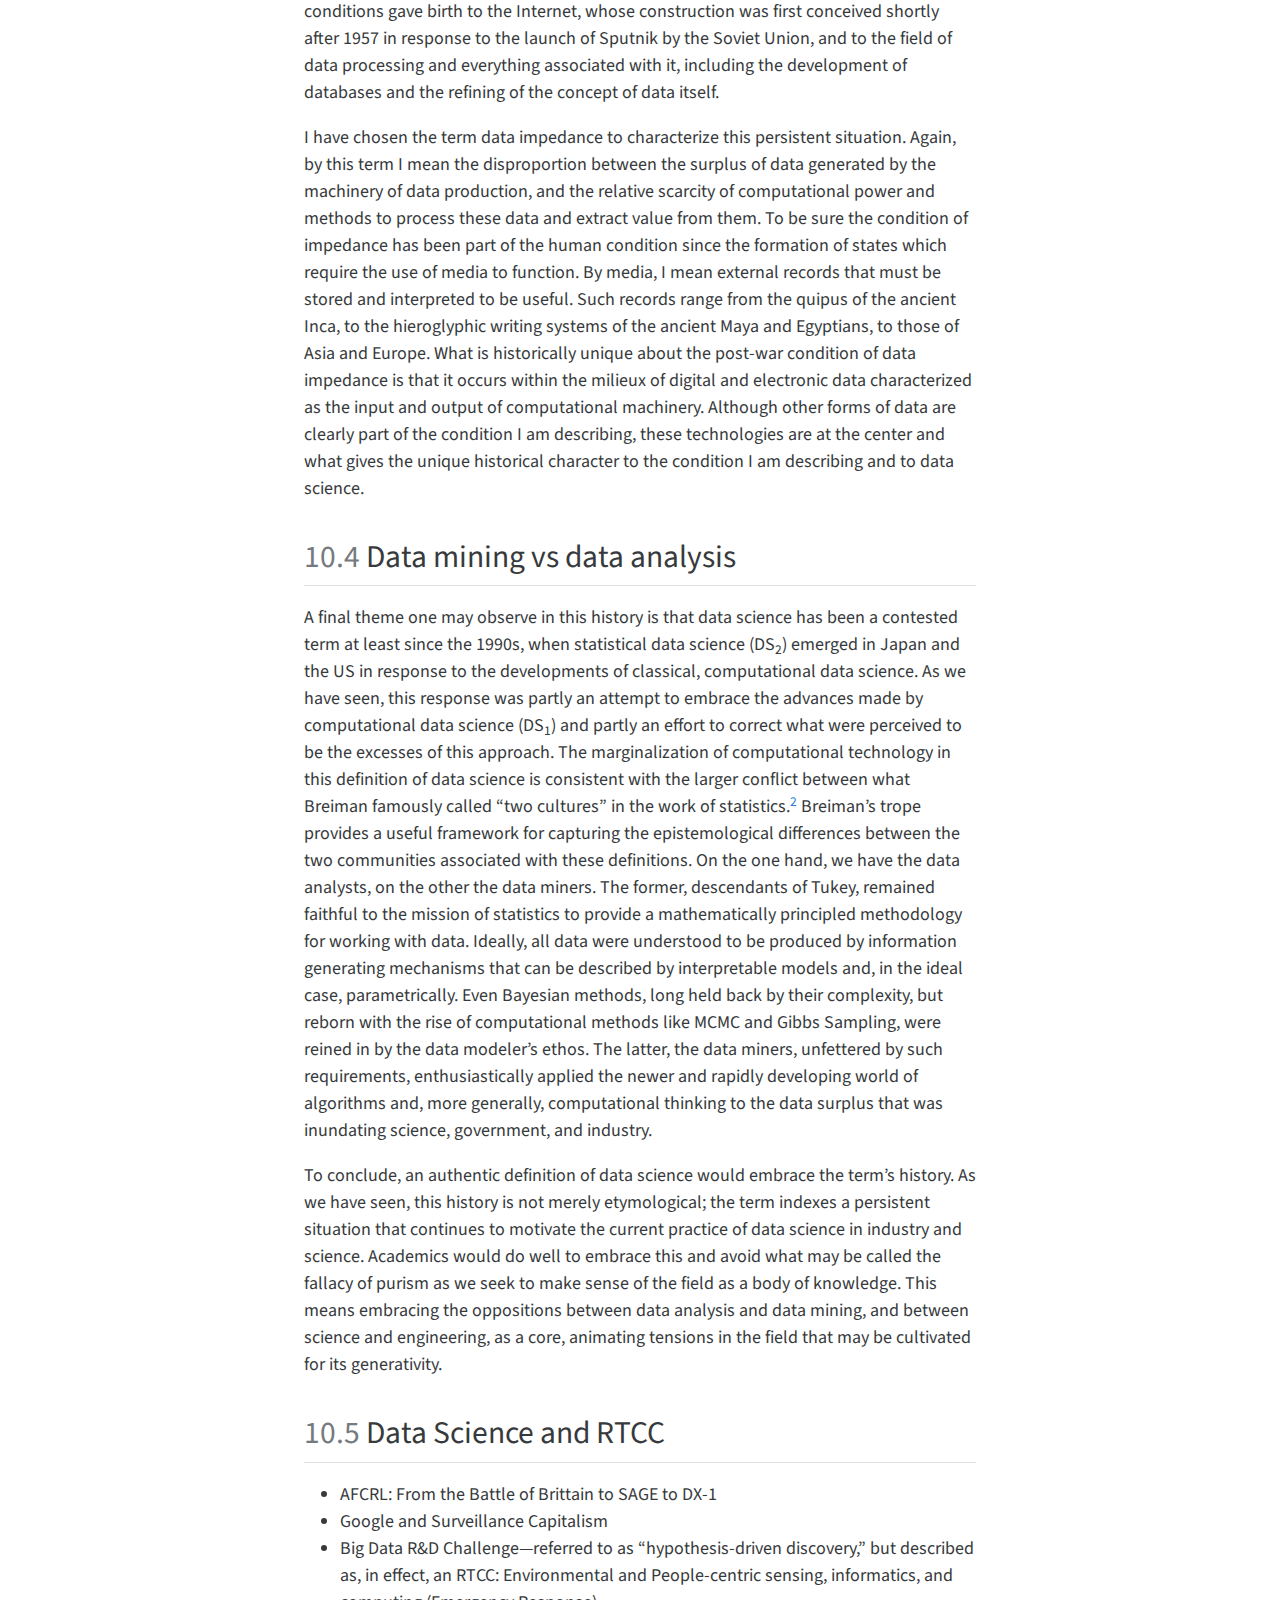
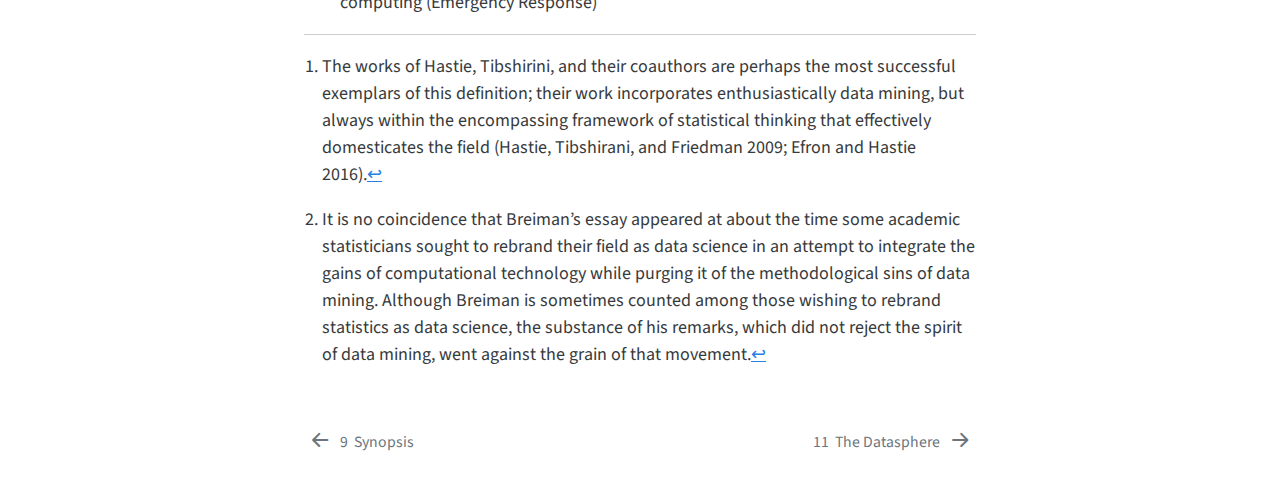
<file: docs/chapters/08-history-interpretation.html>
<!DOCTYPE html>
<html xmlns="http://www.w3.org/1999/xhtml" lang="en" xml:lang="en"><head>

<meta charset="utf-8">
<meta name="generator" content="quarto-1.2.262">

<meta name="viewport" content="width=device-width, initial-scale=1.0, user-scalable=yes">


<title>The Transformation of Data Science - 10&nbsp; Interpration</title>
<style>
code{white-space: pre-wrap;}
span.smallcaps{font-variant: small-caps;}
div.columns{display: flex; gap: min(4vw, 1.5em);}
div.column{flex: auto; overflow-x: auto;}
div.hanging-indent{margin-left: 1.5em; text-indent: -1.5em;}
ul.task-list{list-style: none;}
ul.task-list li input[type="checkbox"] {
  width: 0.8em;
  margin: 0 0.8em 0.2em -1.6em;
  vertical-align: middle;
}
div.csl-bib-body { }
div.csl-entry {
  clear: both;
}
.hanging div.csl-entry {
  margin-left:2em;
  text-indent:-2em;
}
div.csl-left-margin {
  min-width:2em;
  float:left;
}
div.csl-right-inline {
  margin-left:2em;
  padding-left:1em;
}
div.csl-indent {
  margin-left: 2em;
}
</style>


<script src="../site_libs/quarto-nav/quarto-nav.js"></script>
<script src="../site_libs/quarto-nav/headroom.min.js"></script>
<script src="../site_libs/clipboard/clipboard.min.js"></script>
<script src="../site_libs/quarto-search/autocomplete.umd.js"></script>
<script src="../site_libs/quarto-search/fuse.min.js"></script>
<script src="../site_libs/quarto-search/quarto-search.js"></script>
<meta name="quarto:offset" content="../">
<link href="../chapters/notes/the-datasphere.html" rel="next">
<link href="../chapters/00-synopsis.html" rel="prev">
<script src="../site_libs/quarto-html/quarto.js"></script>
<script src="../site_libs/quarto-html/popper.min.js"></script>
<script src="../site_libs/quarto-html/tippy.umd.min.js"></script>
<script src="../site_libs/quarto-html/anchor.min.js"></script>
<link href="../site_libs/quarto-html/tippy.css" rel="stylesheet">
<link href="../site_libs/quarto-html/quarto-syntax-highlighting.css" rel="stylesheet" id="quarto-text-highlighting-styles">
<script src="../site_libs/bootstrap/bootstrap.min.js"></script>
<link href="../site_libs/bootstrap/bootstrap-icons.css" rel="stylesheet">
<link href="../site_libs/bootstrap/bootstrap.min.css" rel="stylesheet" id="quarto-bootstrap" data-mode="light">
<script id="quarto-search-options" type="application/json">{
  "location": "sidebar",
  "copy-button": false,
  "collapse-after": 3,
  "panel-placement": "start",
  "type": "textbox",
  "limit": 20,
  "language": {
    "search-no-results-text": "No results",
    "search-matching-documents-text": "matching documents",
    "search-copy-link-title": "Copy link to search",
    "search-hide-matches-text": "Hide additional matches",
    "search-more-match-text": "more match in this document",
    "search-more-matches-text": "more matches in this document",
    "search-clear-button-title": "Clear",
    "search-detached-cancel-button-title": "Cancel",
    "search-submit-button-title": "Submit"
  }
}</script>


</head>

<body class="nav-sidebar floating">

<div id="quarto-search-results"></div>
  <header id="quarto-header" class="headroom fixed-top">
  <nav class="quarto-secondary-nav" data-bs-toggle="collapse" data-bs-target="#quarto-sidebar" aria-controls="quarto-sidebar" aria-expanded="false" aria-label="Toggle sidebar navigation" onclick="if (window.quartoToggleHeadroom) { window.quartoToggleHeadroom(); }">
    <div class="container-fluid d-flex justify-content-between">
      <h1 class="quarto-secondary-nav-title"><span class="chapter-number">10</span>&nbsp; <span class="chapter-title">Interpration</span></h1>
      <button type="button" class="quarto-btn-toggle btn" aria-label="Show secondary navigation">
        <i class="bi bi-chevron-right"></i>
      </button>
    </div>
  </nav>
</header>
<!-- content -->
<div id="quarto-content" class="quarto-container page-columns page-rows-contents page-layout-article">
<!-- sidebar -->
  <nav id="quarto-sidebar" class="sidebar collapse sidebar-navigation floating overflow-auto">
    <div class="pt-lg-2 mt-2 text-left sidebar-header">
    <div class="sidebar-title mb-0 py-0">
      <a href="../">The Transformation of Data Science</a> 
    </div>
      </div>
      <div class="mt-2 flex-shrink-0 align-items-center">
        <div class="sidebar-search">
        <div id="quarto-search" class="" title="Search"></div>
        </div>
      </div>
    <div class="sidebar-menu-container"> 
    <ul class="list-unstyled mt-1">
        <li class="sidebar-item">
  <div class="sidebar-item-container"> 
  <a href="../index.html" class="sidebar-item-text sidebar-link">Preface</a>
  </div>
</li>
        <li class="sidebar-item sidebar-item-section">
      <div class="sidebar-item-container"> 
            <a class="sidebar-item-text sidebar-link text-start" data-bs-toggle="collapse" data-bs-target="#quarto-sidebar-section-1" aria-expanded="true">Overview</a>
          <a class="sidebar-item-toggle text-start" data-bs-toggle="collapse" data-bs-target="#quarto-sidebar-section-1" aria-expanded="true">
            <i class="bi bi-chevron-right ms-2"></i>
          </a> 
      </div>
      <ul id="quarto-sidebar-section-1" class="collapse list-unstyled sidebar-section depth1 show">  
          <li class="sidebar-item">
  <div class="sidebar-item-container"> 
  <a href="../chapters/01-history-introduction.html" class="sidebar-item-text sidebar-link"><span class="chapter-number">1</span>&nbsp; <span class="chapter-title">Introduction</span></a>
  </div>
</li>
          <li class="sidebar-item">
  <div class="sidebar-item-container"> 
  <a href="../chapters/history-method.html" class="sidebar-item-text sidebar-link"><span class="chapter-number">2</span>&nbsp; <span class="chapter-title">A Note on Method</span></a>
  </div>
</li>
      </ul>
  </li>
        <li class="sidebar-item sidebar-item-section">
      <div class="sidebar-item-container"> 
            <a class="sidebar-item-text sidebar-link text-start" data-bs-toggle="collapse" data-bs-target="#quarto-sidebar-section-2" aria-expanded="true">Evidence</a>
          <a class="sidebar-item-toggle text-start" data-bs-toggle="collapse" data-bs-target="#quarto-sidebar-section-2" aria-expanded="true">
            <i class="bi bi-chevron-right ms-2"></i>
          </a> 
      </div>
      <ul id="quarto-sidebar-section-2" class="collapse list-unstyled sidebar-section depth1 show">  
          <li class="sidebar-item">
  <div class="sidebar-item-container"> 
  <a href="../chapters/02-history-1960s.html" class="sidebar-item-text sidebar-link"><span class="chapter-number">3</span>&nbsp; <span class="chapter-title">The 1960s</span></a>
  </div>
</li>
          <li class="sidebar-item">
  <div class="sidebar-item-container"> 
  <a href="../chapters/03-history-1970s-and-80s.html" class="sidebar-item-text sidebar-link"><span class="chapter-number">4</span>&nbsp; <span class="chapter-title">The 1970s</span></a>
  </div>
</li>
          <li class="sidebar-item">
  <div class="sidebar-item-container"> 
  <a href="../chapters/04-history-1990s.html" class="sidebar-item-text sidebar-link"><span class="chapter-number">5</span>&nbsp; <span class="chapter-title">The 1990s</span></a>
  </div>
</li>
          <li class="sidebar-item">
  <div class="sidebar-item-container"> 
  <a href="../chapters/05-history-2000s.html" class="sidebar-item-text sidebar-link"><span class="chapter-number">6</span>&nbsp; <span class="chapter-title">The 2000s</span></a>
  </div>
</li>
          <li class="sidebar-item">
  <div class="sidebar-item-container"> 
  <a href="../chapters/06-history-2008-2012.html" class="sidebar-item-text sidebar-link"><span class="chapter-number">7</span>&nbsp; <span class="chapter-title">2008</span></a>
  </div>
</li>
          <li class="sidebar-item">
  <div class="sidebar-item-container"> 
  <a href="../chapters/07-history-disconnect.html" class="sidebar-item-text sidebar-link"><span class="chapter-number">8</span>&nbsp; <span class="chapter-title">2012</span></a>
  </div>
</li>
      </ul>
  </li>
        <li class="sidebar-item sidebar-item-section">
      <div class="sidebar-item-container"> 
            <a class="sidebar-item-text sidebar-link text-start" data-bs-toggle="collapse" data-bs-target="#quarto-sidebar-section-3" aria-expanded="true">Interpretation</a>
          <a class="sidebar-item-toggle text-start" data-bs-toggle="collapse" data-bs-target="#quarto-sidebar-section-3" aria-expanded="true">
            <i class="bi bi-chevron-right ms-2"></i>
          </a> 
      </div>
      <ul id="quarto-sidebar-section-3" class="collapse list-unstyled sidebar-section depth1 show">  
          <li class="sidebar-item">
  <div class="sidebar-item-container"> 
  <a href="../chapters/00-synopsis.html" class="sidebar-item-text sidebar-link"><span class="chapter-number">9</span>&nbsp; <span class="chapter-title">Synopsis</span></a>
  </div>
</li>
          <li class="sidebar-item">
  <div class="sidebar-item-container"> 
  <a href="../chapters/08-history-interpretation.html" class="sidebar-item-text sidebar-link active"><span class="chapter-number">10</span>&nbsp; <span class="chapter-title">Interpration</span></a>
  </div>
</li>
      </ul>
  </li>
        <li class="sidebar-item sidebar-item-section">
      <div class="sidebar-item-container"> 
            <a class="sidebar-item-text sidebar-link text-start" data-bs-toggle="collapse" data-bs-target="#quarto-sidebar-section-4" aria-expanded="true">Notes</a>
          <a class="sidebar-item-toggle text-start" data-bs-toggle="collapse" data-bs-target="#quarto-sidebar-section-4" aria-expanded="true">
            <i class="bi bi-chevron-right ms-2"></i>
          </a> 
      </div>
      <ul id="quarto-sidebar-section-4" class="collapse list-unstyled sidebar-section depth1 show">  
          <li class="sidebar-item">
  <div class="sidebar-item-container"> 
  <a href="../chapters/notes/the-datasphere.html" class="sidebar-item-text sidebar-link"><span class="chapter-number">11</span>&nbsp; <span class="chapter-title">The Datasphere</span></a>
  </div>
</li>
      </ul>
  </li>
        <li class="sidebar-item">
  <div class="sidebar-item-container"> 
  <a href="../references.html" class="sidebar-item-text sidebar-link">References</a>
  </div>
</li>
    </ul>
    </div>
</nav>
<!-- margin-sidebar -->
    <div id="quarto-margin-sidebar" class="sidebar margin-sidebar">
        <nav id="TOC" role="doc-toc" class="toc-active">
    <h2 id="toc-title">Table of contents</h2>
   
  <ul>
  <li><a href="#themes" id="toc-themes" class="nav-link active" data-scroll-target="#themes"><span class="toc-section-number">10.1</span>  Themes</a></li>
  <li><a href="#four-definitions" id="toc-four-definitions" class="nav-link" data-scroll-target="#four-definitions"><span class="toc-section-number">10.2</span>  Four Definitions</a>
  <ul class="collapse">
  <li><a href="#ds1-classica-data-science" id="toc-ds1-classica-data-science" class="nav-link" data-scroll-target="#ds1-classica-data-science"><span class="toc-section-number">10.2.1</span>  DS<sub>1</sub>: Classica Data Science</a></li>
  <li><a href="#ds2-statistical-data-science" id="toc-ds2-statistical-data-science" class="nav-link" data-scroll-target="#ds2-statistical-data-science"><span class="toc-section-number">10.2.2</span>  DS<sub>2</sub>: Statistical Data Science</a></li>
  <li><a href="#ds3-big-data-science" id="toc-ds3-big-data-science" class="nav-link" data-scroll-target="#ds3-big-data-science"><span class="toc-section-number">10.2.3</span>  DS<sub>3</sub>: Big Data Science</a></li>
  <li><a href="#ds4-academic-data-science" id="toc-ds4-academic-data-science" class="nav-link" data-scroll-target="#ds4-academic-data-science"><span class="toc-section-number">10.2.4</span>  DS<sub>4</sub>: Academic Data Science</a></li>
  </ul></li>
  <li><a href="#data-impedance" id="toc-data-impedance" class="nav-link" data-scroll-target="#data-impedance"><span class="toc-section-number">10.3</span>  Data Impedance</a></li>
  <li><a href="#data-mining-vs-data-analysis" id="toc-data-mining-vs-data-analysis" class="nav-link" data-scroll-target="#data-mining-vs-data-analysis"><span class="toc-section-number">10.4</span>  Data mining vs data analysis</a></li>
  <li><a href="#data-science-and-rtcc" id="toc-data-science-and-rtcc" class="nav-link" data-scroll-target="#data-science-and-rtcc"><span class="toc-section-number">10.5</span>  Data Science and RTCC</a></li>
  </ul>
</nav>
    </div>
<!-- main -->
<main class="content" id="quarto-document-content">

<header id="title-block-header" class="quarto-title-block default">
<div class="quarto-title">
<h1 class="title d-none d-lg-block"><span class="chapter-number">10</span>&nbsp; <span class="chapter-title">Interpration</span></h1>
</div>



<div class="quarto-title-meta">

    
  
    
  </div>
  

</header>

<!-- ## Summary 
Moving between social fields

1.  Military-Industrial
    1.  AFCRL, VA, WSMR, etc.
    2.  Dynalectron, Mohawh, etc.
2.  Government-Scientific
    1.  NOAA, NASA, NIMS (?)
3.  Academia
    1.  Naur
    2.  Japan
    3.  US
4.  Business (Silicon Valley)
    1.  Facebook, LinkedIn
    2.  O'Reilly -->
<section id="themes" class="level2" data-number="10.1">
<h2 data-number="10.1" class="anchored" data-anchor-id="themes"><span class="header-section-number">10.1</span> Themes</h2>
<p>Let us stop here, roughly at the point where data science becomes widely known and legitimate in the eyes of industry, and both accepted and contested within academia, and which characterizes the current period. What can we glean from this historical outline? Several themes emerge. Most significantly, it has been established that the term data science per se dates back to the early 1960s with the formation of the Data Sciences Laboratory in Cambridge, Massachusetts, and this usage was surprisingly close to its current one. To review, the essential elements were there: the presence of big data (properly understood) and the use of both computational machinery and artificial intelligence to make sense of it. Morevoer, this original meaning remains surprisingly consistent in the decades that follow, even as the term developed and accreted new senses. This development can be characterized as having three main phases resulting in three major variant definitions of the term: (1) Computational Data Science, (2) Statistical Data Science, and (3) Big Data Science. In addition, we can add a fourth definition, inchoate and currently being developed, that we may call Academic Data Science. These are described below.</p>
</section>
<section id="four-definitions" class="level2" data-number="10.2">
<h2 data-number="10.2" class="anchored" data-anchor-id="four-definitions"><span class="header-section-number">10.2</span> Four Definitions</h2>
<!--# These should be changed to two definitions, with older and newer versions. Classical 1 and 2, and Statistical 1 and 2. Or perhaps just make this observation after giving the fours definitions. -->
<section id="ds1-classica-data-science" class="level3" data-number="10.2.1">
<h3 data-number="10.2.1" class="anchored" data-anchor-id="ds1-classica-data-science"><span class="header-section-number">10.2.1</span> DS<sub>1</sub>: Classica Data Science</h3>
<p>This is the original, or classical, definition of data science that begins with the Data Sciences Laboratory and is taken up, at first in spirit if not in name, by organizations like CODATA during the same era. Data science in this definition is <em>the science of data in support of science and decision-making</em>. This definition also includes the concept of datalogy developed by Naur as well as the data processing know-how of corporations like Mohawk Data Science, but it is primarily a field developed by and for scientists and engineers to handle the problems arising from data surplus, culminating in the so-called fourth paradigm of science. That this field by this name persists and becomes established through the current era is evident in the fact that the term “data scientist” had currency in places like <em>New Scientist</em>, <em>The Times</em> of London, and other news sources in the 1990s and 2000s. In addition, data science in this sense is the subject of high level reports from the NSF and JISC in the 2000s. That this definition persists to this day can be found in examples like the work of the Dutch data scientist Demchenko, who assigns data management, curation, preservation central places in the definition of data science <span class="citation" data-cites="demchenko2017">(<a href="../references.html#ref-demchenko2017" role="doc-biblioref">Demchenko 2017</a>)</span>.</p>
<p>Essential to this definition is a focus on what is eventually called big data and issues arising from its curation and processing. Importantly, this definition also frames data surplus as a positive condition that makes possible new ways doing science, i.e.&nbsp;the fourth paradigm view of science. Methodologically, this definition also embraces AI, machine learning, and data mining methods that may or may not be principled from a strict statistical point of view. It also embraces statistical methods, but from the practical perspective of scientists are who often not concerned with the concerns of pure, mathematical statisticians.</p>
<p>Arguably this definition also includes adjacent work in computer science of data processing, information retrieval, and information science which led to the invention and development of databases and general theories of data. Eventually, the fruits of this work would lead to the conditions of data impedance that led to data mining, a practice that converted the vice of surplus into a virtue by establishing a mutually beneficial relationship between surplus digital data and machine learning.</p>
</section>
<section id="ds2-statistical-data-science" class="level3" data-number="10.2.2">
<h3 data-number="10.2.2" class="anchored" data-anchor-id="ds2-statistical-data-science"><span class="header-section-number">10.2.2</span> DS<sub>2</sub>: Statistical Data Science</h3>
<p>By statistical data science, I refer to the usage developed by Hayashi and Ohsumi (the Tokyo School) and the American statisticians Wu, Kettenring, and Cleveland, as well as Donoho. These statisticians implored their colleagues, unsuccessfully, to adopt the term data science in order to rebrand their discipline in response to the overshadowing effects of computational statistics and data mining that were being felt in the 1990s.</p>
<p>The essential characteristics of this definition are the renewed commitment to Tukey’s conception of data analysis and, more generally, an appreciation of the foundational role of data in statistics, along with an exhortation to take seriously recent developments in computer science in areas ranging from machine learning to databases. However, these technologies are to be incorporated with the admonition to avoid the practices of data mining, which, on its own, is considered unprincipled. Indeed, this definition may be seen primarily as an effort to correct what are perceived to be the fruitful but misguided efforts of data mining by grounding its computational methods in a mathematically sound framework.<a href="#fn1" class="footnote-ref" id="fnref1" role="doc-noteref"><sup>1</sup></a></p>
<p>Regarding the relationship of data science to the computational technologies on which it depends, this definition treats them as essential but external to core practice. Languages, servers, and databases are thought of as an environment within which the analyst carries out an essentially mathematical set of tasks with greater efficiency, not as the medium through which one thinks about the world. Their net effect on the work of statistics is considered to be a difference in degree, not in kind.</p>
</section>
<section id="ds3-big-data-science" class="level3" data-number="10.2.3">
<h3 data-number="10.2.3" class="anchored" data-anchor-id="ds3-big-data-science"><span class="header-section-number">10.2.3</span> DS<sub>3</sub>: Big Data Science</h3>
<p>By big data science, I refer to the form of data science that emerged in the context of web companies like Google and Facebook and become both viral and paradigmatic after being anointed by <em>HBR</em> and the NSF in 2012. As we have seen, this definition transfers the computational definition, developed within the military-industrial context of the 1960s, to the context of the Silicon Valley social media firm—what Zuboff has called surveillance capitalism. The conditions of data impedance that attended the rise of Big Science after WWII are embraced and become the foundation of a new business model that in turn becomes a model for all other firms and sectors to imitate, from the automotive industry to medicine.</p>
<p>One of the distinctive features of this definition is the close association with big data, in perception if not always in reality, as both a set of new technologies to manage so-called 3D data and a set of “unreasonably effective” methods to convert these data into value. Another feature is the focus on data wrangling, the work required to convert the widely varying formats and conditions of data in the wild into the standard analytical form. In addition to these features, and consistent with Varian’s remarks in the 2008 McKinsey interview, big data science embraces a suite of activities that connect these practices to the context of business and decision-making, such as visualization, communication, business acumen, and a focus on marketable data products.</p>
<div class="bourdieu">
<p>By the way, it follows that Donoho is incorrect in asserting that “[w]e can immediately reject ‘big data’ as a criterion for meaningful distinction between statistics and data science” (Donoho 2017: 747). The assemblage of computational technology and new data forms associated with big data is the condition of possibility of data science in this definition, its <em>sine qua non</em>. It is impossible to imagine this kind of data science without the infrastructure of data generating machinery, high-performance computing architectures, scalable database technologies such as Hadoop and its descendants, and data-savvy programming languages such as R, Python, and Julia, and, to a high degree, the availability of extant datasets on the web. Indeed, the connection between this kind of data science and the technology stack on which it stands is so close that the relationship between technology and science becomes blurred, leading to revolutionary proclamations of new kinds of science and conservative reactions to such claims (such as Donoho’s).</p>
</div>
</section>
<section id="ds4-academic-data-science" class="level3" data-number="10.2.4">
<h3 data-number="10.2.4" class="anchored" data-anchor-id="ds4-academic-data-science"><span class="header-section-number">10.2.4</span> DS<sub>4</sub>: Academic Data Science</h3>
<p>By academic data science, I refer to the ongoing reception of big data science by the academic community in response to the demand for data scientists across all sectors of society. The field of data science has influenced the academy in two ways: first, by stimulating the production of degree programs to meet workforce demands, and second, by providing a model for effective knowledge production in the context of pervasive data and data technologies. Both of these influences have produced the secondary effect of bringing to the surface and aggregating the myriad other forms of data-centric and analytic activities already being conducted in the academy (and elsewhere) for years, from statistics to operations research to e-sceince, all of which have claims to be “already doing data science.” This situation has led to current crisis in the definition of data science that is has produced responses such as Donoho’s as well as the current essay.</p>
<div class="bourdieu">
<p>Based on personal experience, I believe that the term data science within the academy has in recent years been nudged in the direction of being identified with an expanded form of statistics (DS<sub>2</sub>), regardless of whether its programs are “owned” by departments of statistics or not. This is because of the great authority of the field of statistics within the academy, as well as a general skepticism toward industry-generated categories by academics, many of whom dismiss the terms big data and data science as buzzwords. This has put pressure on developers of data science programs to become academically legitimate in the eyes of their peers and administrators. The shift in meaning is also due, quite frankly, to the co-opting of the phrase by departments of statistics to both cash in on it’s name recognition and stem the tide of what are perceived to be its negative qualities. This tendency has had the effect of flooding the market of data scientists with de facto data analysts who are unable to perform the work that many in industry had previously sought under the sign of data scientist. And this has produced a counter-effect within industry to invent new categories of work, such as the data engineer and the data software developer. In reality, these new categories are surprisingly close in meaning to the original category of data-processing scientist that was coined in the 1950s in the context of data reduction and other work that eventually became associated with the AFCRL Data Sciences Laboratory and with scientific research data management in general.</p>
<p>This is an unfortunate state of affairs. The great value of data science has been in its cultivation of the fertile land between the science and engineering of data opened up by the great advances in data generating and processing machinery for both science and industry. It is also unfortunate because as the academy produces a definition of data science at odds with what science and industry need, the latter are once again left to fend for themselves, creating their own ad hoc educational resources to convert computer scientists and other adjacent role into data engineers. A rose is a rose by another other name.</p>
</div>
</section>
</section>
<section id="data-impedance" class="level2" data-number="10.3">
<h2 data-number="10.3" class="anchored" data-anchor-id="data-impedance"><span class="header-section-number">10.3</span> Data Impedance</h2>
<p>To summarize, the field of data science has a surprisingly consistent and durable history, even if, on the ground, the individual actors in this social drama have not been not aware of this fact. The original constitution of the field, DS<sub>1,</sub> survives to the present day, providing the backbone and the foil for each of the following configurations. For if DS<sub>2</sub> is clearly a reaction to the effects of the first, DS<sub>3</sub> is a revival of DS<sub>1</sub> in a new key. Wu and Hammberbacher may not have been aware that they were borrowing a term from one context and applying it to another analogous one, but social facts are rarely perceived as such by the individuals who participate in them.</p>
<p>I hypothesize that the source of this continuity is a persistent situation in which it makes sense to use the term data science. The term is motivated in at least two ways. First, it is motivated semiotically by virtue of its complementary relationship to other extant categories which constitute the repertoire available concepts and terms. Data science is not computer science nor information science nor statistics nor data analysis but adjacent to each of these. In each case, the term was selected from the sample space of these other terms, which always remained possible choices. The fact that they were not selected is what is significant. Second, the term was and is motivated by the role that it plays in referencing a persistent assemblage of material conditions that emerged during the post war era and continues to this day. In addition to being embodied by the SAGE system that arguably motivated the initial coinage of data science, those material conditions gave birth to the Internet, whose construction was first conceived shortly after 1957 in response to the launch of Sputnik by the Soviet Union, and to the field of data processing and everything associated with it, including the development of databases and the refining of the concept of data itself.</p>
<p>I have chosen the term data impedance to characterize this persistent situation. Again, by this term I mean the disproportion between the surplus of data generated by the machinery of data production, and the relative scarcity of computational power and methods to process these data and extract value from them. To be sure the condition of impedance has been part of the human condition since the formation of states which require the use of media to function. By media, I mean external records that must be stored and interpreted to be useful. Such records range from the quipus of the ancient Inca, to the hieroglyphic writing systems of the ancient Maya and Egyptians, to those of Asia and Europe. What is historically unique about the post-war condition of data impedance is that it occurs within the milieux of digital and electronic data characterized as the input and output of computational machinery. Although other forms of data are clearly part of the condition I am describing, these technologies are at the center and what gives the unique historical character to the condition I am describing and to data science.</p>
</section>
<section id="data-mining-vs-data-analysis" class="level2" data-number="10.4">
<h2 data-number="10.4" class="anchored" data-anchor-id="data-mining-vs-data-analysis"><span class="header-section-number">10.4</span> Data mining vs data analysis</h2>
<p>A final theme one may observe in this history is that data science has been a contested term at least since the 1990s, when statistical data science (DS<sub>2</sub>) emerged in Japan and the US in response to the developments of classical, computational data science. As we have seen, this response was partly an attempt to embrace the advances made by computational data science (DS<sub>1</sub>) and partly an effort to correct what were perceived to be the excesses of this approach. The marginalization of computational technology in this definition of data science is consistent with the larger conflict between what Breiman famously called “two cultures” in the work of statistics.<a href="#fn2" class="footnote-ref" id="fnref2" role="doc-noteref"><sup>2</sup></a> Breiman’s trope provides a useful framework for capturing the epistemological differences between the two communities associated with these definitions. On the one hand, we have the data analysts, on the other the data miners. The former, descendants of Tukey, remained faithful to the mission of statistics to provide a mathematically principled methodology for working with data. Ideally, all data were understood to be produced by information generating mechanisms that can be described by interpretable models and, in the ideal case, parametrically. Even Bayesian methods, long held back by their complexity, but reborn with the rise of computational methods like MCMC and Gibbs Sampling, were reined in by the data modeler’s ethos. The latter, the data miners, unfettered by such requirements, enthusiastically applied the newer and rapidly developing world of algorithms and, more generally, computational thinking to the data surplus that was inundating science, government, and industry.</p>
<p>To conclude, an authentic definition of data science would embrace the term’s history. As we have seen, this history is not merely etymological; the term indexes a persistent situation that continues to motivate the current practice of data science in industry and science. Academics would do well to embrace this and avoid what may be called the fallacy of purism as we seek to make sense of the field as a body of knowledge. This means embracing the oppositions between data analysis and data mining, and between science and engineering, as a core, animating tensions in the field that may be cultivated for its generativity.</p>
</section>
<section id="data-science-and-rtcc" class="level2" data-number="10.5">
<h2 data-number="10.5" class="anchored" data-anchor-id="data-science-and-rtcc"><span class="header-section-number">10.5</span> Data Science and RTCC</h2>
<ul>
<li>AFCRL: From the Battle of Brittain to SAGE to DX-1</li>
<li>Google and Surveillance Capitalism</li>
<li>Big Data R&amp;D Challenge—referred to as “hypothesis-driven discovery,” but described as, in effect, an RTCC: Environmental and People-centric sensing, informatics, and computing (Emergency Response)</li>
</ul>


<div id="refs" class="references csl-bib-body hanging-indent" role="doc-bibliography" style="display: none">
<div id="ref-demchenko2017" class="csl-entry" role="doc-biblioentry">
Demchenko, Yuri. 2017. <span>“The Emerging Role of the Data Scientist and the Experience of Data Science Education at the University of Amsterdam.”</span> In.
</div>
</div>
</section>
<section id="footnotes" class="footnotes footnotes-end-of-document" role="doc-endnotes">
<hr>
<ol>
<li id="fn1"><p>The works of Hastie, Tibshirini, and their coauthors are perhaps the most successful exemplars of this definition; their work incorporates enthusiastically data mining, but always within the encompassing framework of statistical thinking that effectively domesticates the field (Hastie, Tibshirani, and Friedman 2009; Efron and Hastie 2016).<a href="#fnref1" class="footnote-back" role="doc-backlink">↩︎</a></p></li>
<li id="fn2"><p>It is no coincidence that Breiman’s essay appeared at about the time some academic statisticians sought to rebrand their field as data science in an attempt to integrate the gains of computational technology while purging it of the methodological sins of data mining. Although Breiman is sometimes counted among those wishing to rebrand statistics as data science, the substance of his remarks, which did not reject the spirit of data mining, went against the grain of that movement.<a href="#fnref2" class="footnote-back" role="doc-backlink">↩︎</a></p></li>
</ol>
</section>

</main> <!-- /main -->
<script id="quarto-html-after-body" type="application/javascript">
window.document.addEventListener("DOMContentLoaded", function (event) {
  const toggleBodyColorMode = (bsSheetEl) => {
    const mode = bsSheetEl.getAttribute("data-mode");
    const bodyEl = window.document.querySelector("body");
    if (mode === "dark") {
      bodyEl.classList.add("quarto-dark");
      bodyEl.classList.remove("quarto-light");
    } else {
      bodyEl.classList.add("quarto-light");
      bodyEl.classList.remove("quarto-dark");
    }
  }
  const toggleBodyColorPrimary = () => {
    const bsSheetEl = window.document.querySelector("link#quarto-bootstrap");
    if (bsSheetEl) {
      toggleBodyColorMode(bsSheetEl);
    }
  }
  toggleBodyColorPrimary();  
  const icon = "";
  const anchorJS = new window.AnchorJS();
  anchorJS.options = {
    placement: 'right',
    icon: icon
  };
  anchorJS.add('.anchored');
  const clipboard = new window.ClipboardJS('.code-copy-button', {
    target: function(trigger) {
      return trigger.previousElementSibling;
    }
  });
  clipboard.on('success', function(e) {
    // button target
    const button = e.trigger;
    // don't keep focus
    button.blur();
    // flash "checked"
    button.classList.add('code-copy-button-checked');
    var currentTitle = button.getAttribute("title");
    button.setAttribute("title", "Copied!");
    let tooltip;
    if (window.bootstrap) {
      button.setAttribute("data-bs-toggle", "tooltip");
      button.setAttribute("data-bs-placement", "left");
      button.setAttribute("data-bs-title", "Copied!");
      tooltip = new bootstrap.Tooltip(button, 
        { trigger: "manual", 
          customClass: "code-copy-button-tooltip",
          offset: [0, -8]});
      tooltip.show();    
    }
    setTimeout(function() {
      if (tooltip) {
        tooltip.hide();
        button.removeAttribute("data-bs-title");
        button.removeAttribute("data-bs-toggle");
        button.removeAttribute("data-bs-placement");
      }
      button.setAttribute("title", currentTitle);
      button.classList.remove('code-copy-button-checked');
    }, 1000);
    // clear code selection
    e.clearSelection();
  });
  function tippyHover(el, contentFn) {
    const config = {
      allowHTML: true,
      content: contentFn,
      maxWidth: 500,
      delay: 100,
      arrow: false,
      appendTo: function(el) {
          return el.parentElement;
      },
      interactive: true,
      interactiveBorder: 10,
      theme: 'quarto',
      placement: 'bottom-start'
    };
    window.tippy(el, config); 
  }
  const noterefs = window.document.querySelectorAll('a[role="doc-noteref"]');
  for (var i=0; i<noterefs.length; i++) {
    const ref = noterefs[i];
    tippyHover(ref, function() {
      // use id or data attribute instead here
      let href = ref.getAttribute('data-footnote-href') || ref.getAttribute('href');
      try { href = new URL(href).hash; } catch {}
      const id = href.replace(/^#\/?/, "");
      const note = window.document.getElementById(id);
      return note.innerHTML;
    });
  }
  const findCites = (el) => {
    const parentEl = el.parentElement;
    if (parentEl) {
      const cites = parentEl.dataset.cites;
      if (cites) {
        return {
          el,
          cites: cites.split(' ')
        };
      } else {
        return findCites(el.parentElement)
      }
    } else {
      return undefined;
    }
  };
  var bibliorefs = window.document.querySelectorAll('a[role="doc-biblioref"]');
  for (var i=0; i<bibliorefs.length; i++) {
    const ref = bibliorefs[i];
    const citeInfo = findCites(ref);
    if (citeInfo) {
      tippyHover(citeInfo.el, function() {
        var popup = window.document.createElement('div');
        citeInfo.cites.forEach(function(cite) {
          var citeDiv = window.document.createElement('div');
          citeDiv.classList.add('hanging-indent');
          citeDiv.classList.add('csl-entry');
          var biblioDiv = window.document.getElementById('ref-' + cite);
          if (biblioDiv) {
            citeDiv.innerHTML = biblioDiv.innerHTML;
          }
          popup.appendChild(citeDiv);
        });
        return popup.innerHTML;
      });
    }
  }
});
</script>
<nav class="page-navigation">
  <div class="nav-page nav-page-previous">
      <a href="../chapters/00-synopsis.html" class="pagination-link">
        <i class="bi bi-arrow-left-short"></i> <span class="nav-page-text"><span class="chapter-number">9</span>&nbsp; <span class="chapter-title">Synopsis</span></span>
      </a>          
  </div>
  <div class="nav-page nav-page-next">
      <a href="../chapters/notes/the-datasphere.html" class="pagination-link">
        <span class="nav-page-text"><span class="chapter-number">11</span>&nbsp; <span class="chapter-title">The Datasphere</span></span> <i class="bi bi-arrow-right-short"></i>
      </a>
  </div>
</nav>
</div> <!-- /content -->



</body></html>
</file>
<file: docs/site_libs/quarto-html/tippy.css>
.tippy-box[data-animation=fade][data-state=hidden]{opacity:0}[data-tippy-root]{max-width:calc(100vw - 10px)}.tippy-box{position:relative;background-color:#333;color:#fff;border-radius:4px;font-size:14px;line-height:1.4;white-space:normal;outline:0;transition-property:transform,visibility,opacity}.tippy-box[data-placement^=top]>.tippy-arrow{bottom:0}.tippy-box[data-placement^=top]>.tippy-arrow:before{bottom:-7px;left:0;border-width:8px 8px 0;border-top-color:initial;transform-origin:center top}.tippy-box[data-placement^=bottom]>.tippy-arrow{top:0}.tippy-box[data-placement^=bottom]>.tippy-arrow:before{top:-7px;left:0;border-width:0 8px 8px;border-bottom-color:initial;transform-origin:center bottom}.tippy-box[data-placement^=left]>.tippy-arrow{right:0}.tippy-box[data-placement^=left]>.tippy-arrow:before{border-width:8px 0 8px 8px;border-left-color:initial;right:-7px;transform-origin:center left}.tippy-box[data-placement^=right]>.tippy-arrow{left:0}.tippy-box[data-placement^=right]>.tippy-arrow:before{left:-7px;border-width:8px 8px 8px 0;border-right-color:initial;transform-origin:center right}.tippy-box[data-inertia][data-state=visible]{transition-timing-function:cubic-bezier(.54,1.5,.38,1.11)}.tippy-arrow{width:16px;height:16px;color:#333}.tippy-arrow:before{content:"";position:absolute;border-color:transparent;border-style:solid}.tippy-content{position:relative;padding:5px 9px;z-index:1}
</file>
<file: docs/site_libs/quarto-html/quarto-syntax-highlighting.css>
/* quarto syntax highlight colors */
:root {
  --quarto-hl-ot-color: #003B4F;
  --quarto-hl-at-color: #657422;
  --quarto-hl-ss-color: #20794D;
  --quarto-hl-an-color: #5E5E5E;
  --quarto-hl-fu-color: #4758AB;
  --quarto-hl-st-color: #20794D;
  --quarto-hl-cf-color: #003B4F;
  --quarto-hl-op-color: #5E5E5E;
  --quarto-hl-er-color: #AD0000;
  --quarto-hl-bn-color: #AD0000;
  --quarto-hl-al-color: #AD0000;
  --quarto-hl-va-color: #111111;
  --quarto-hl-bu-color: inherit;
  --quarto-hl-ex-color: inherit;
  --quarto-hl-pp-color: #AD0000;
  --quarto-hl-in-color: #5E5E5E;
  --quarto-hl-vs-color: #20794D;
  --quarto-hl-wa-color: #5E5E5E;
  --quarto-hl-do-color: #5E5E5E;
  --quarto-hl-im-color: #00769E;
  --quarto-hl-ch-color: #20794D;
  --quarto-hl-dt-color: #AD0000;
  --quarto-hl-fl-color: #AD0000;
  --quarto-hl-co-color: #5E5E5E;
  --quarto-hl-cv-color: #5E5E5E;
  --quarto-hl-cn-color: #8f5902;
  --quarto-hl-sc-color: #5E5E5E;
  --quarto-hl-dv-color: #AD0000;
  --quarto-hl-kw-color: #003B4F;
}

/* other quarto variables */
:root {
  --quarto-font-monospace: SFMono-Regular, Menlo, Monaco, Consolas, "Liberation Mono", "Courier New", monospace;
}

pre > code.sourceCode > span {
  color: #003B4F;
}

code span {
  color: #003B4F;
}

code.sourceCode > span {
  color: #003B4F;
}

div.sourceCode,
div.sourceCode pre.sourceCode {
  color: #003B4F;
}

code span.ot {
  color: #003B4F;
}

code span.at {
  color: #657422;
}

code span.ss {
  color: #20794D;
}

code span.an {
  color: #5E5E5E;
}

code span.fu {
  color: #4758AB;
}

code span.st {
  color: #20794D;
}

code span.cf {
  color: #003B4F;
}

code span.op {
  color: #5E5E5E;
}

code span.er {
  color: #AD0000;
}

code span.bn {
  color: #AD0000;
}

code span.al {
  color: #AD0000;
}

code span.va {
  color: #111111;
}

code span.pp {
  color: #AD0000;
}

code span.in {
  color: #5E5E5E;
}

code span.vs {
  color: #20794D;
}

code span.wa {
  color: #5E5E5E;
  font-style: italic;
}

code span.do {
  color: #5E5E5E;
  font-style: italic;
}

code span.im {
  color: #00769E;
}

code span.ch {
  color: #20794D;
}

code span.dt {
  color: #AD0000;
}

code span.fl {
  color: #AD0000;
}

code span.co {
  color: #5E5E5E;
}

code span.cv {
  color: #5E5E5E;
  font-style: italic;
}

code span.cn {
  color: #8f5902;
}

code span.sc {
  color: #5E5E5E;
}

code span.dv {
  color: #AD0000;
}

code span.kw {
  color: #003B4F;
}

.prevent-inlining {
  content: "</";
}

/*# sourceMappingURL=debc5d5d77c3f9108843748ff7464032.css.map */
</file>
<file: chapters/notes/kim_files/libs/quarto-html/tippy.css>
.tippy-box[data-animation=fade][data-state=hidden]{opacity:0}[data-tippy-root]{max-width:calc(100vw - 10px)}.tippy-box{position:relative;background-color:#333;color:#fff;border-radius:4px;font-size:14px;line-height:1.4;white-space:normal;outline:0;transition-property:transform,visibility,opacity}.tippy-box[data-placement^=top]>.tippy-arrow{bottom:0}.tippy-box[data-placement^=top]>.tippy-arrow:before{bottom:-7px;left:0;border-width:8px 8px 0;border-top-color:initial;transform-origin:center top}.tippy-box[data-placement^=bottom]>.tippy-arrow{top:0}.tippy-box[data-placement^=bottom]>.tippy-arrow:before{top:-7px;left:0;border-width:0 8px 8px;border-bottom-color:initial;transform-origin:center bottom}.tippy-box[data-placement^=left]>.tippy-arrow{right:0}.tippy-box[data-placement^=left]>.tippy-arrow:before{border-width:8px 0 8px 8px;border-left-color:initial;right:-7px;transform-origin:center left}.tippy-box[data-placement^=right]>.tippy-arrow{left:0}.tippy-box[data-placement^=right]>.tippy-arrow:before{left:-7px;border-width:8px 8px 8px 0;border-right-color:initial;transform-origin:center right}.tippy-box[data-inertia][data-state=visible]{transition-timing-function:cubic-bezier(.54,1.5,.38,1.11)}.tippy-arrow{width:16px;height:16px;color:#333}.tippy-arrow:before{content:"";position:absolute;border-color:transparent;border-style:solid}.tippy-content{position:relative;padding:5px 9px;z-index:1}
</file>
<file: chapters/notes/kim_files/libs/quarto-html/quarto-syntax-highlighting.css>
/* quarto syntax highlight colors */
:root {
  --quarto-hl-ot-color: #003B4F;
  --quarto-hl-at-color: #657422;
  --quarto-hl-ss-color: #20794D;
  --quarto-hl-an-color: #5E5E5E;
  --quarto-hl-fu-color: #4758AB;
  --quarto-hl-st-color: #20794D;
  --quarto-hl-cf-color: #003B4F;
  --quarto-hl-op-color: #5E5E5E;
  --quarto-hl-er-color: #AD0000;
  --quarto-hl-bn-color: #AD0000;
  --quarto-hl-al-color: #AD0000;
  --quarto-hl-va-color: #111111;
  --quarto-hl-bu-color: inherit;
  --quarto-hl-ex-color: inherit;
  --quarto-hl-pp-color: #AD0000;
  --quarto-hl-in-color: #5E5E5E;
  --quarto-hl-vs-color: #20794D;
  --quarto-hl-wa-color: #5E5E5E;
  --quarto-hl-do-color: #5E5E5E;
  --quarto-hl-im-color: #00769E;
  --quarto-hl-ch-color: #20794D;
  --quarto-hl-dt-color: #AD0000;
  --quarto-hl-fl-color: #AD0000;
  --quarto-hl-co-color: #5E5E5E;
  --quarto-hl-cv-color: #5E5E5E;
  --quarto-hl-cn-color: #8f5902;
  --quarto-hl-sc-color: #5E5E5E;
  --quarto-hl-dv-color: #AD0000;
  --quarto-hl-kw-color: #003B4F;
}

/* other quarto variables */
:root {
  --quarto-font-monospace: SFMono-Regular, Menlo, Monaco, Consolas, "Liberation Mono", "Courier New", monospace;
}

pre > code.sourceCode > span {
  color: #003B4F;
}

code span {
  color: #003B4F;
}

code.sourceCode > span {
  color: #003B4F;
}

div.sourceCode,
div.sourceCode pre.sourceCode {
  color: #003B4F;
}

code span.ot {
  color: #003B4F;
}

code span.at {
  color: #657422;
}

code span.ss {
  color: #20794D;
}

code span.an {
  color: #5E5E5E;
}

code span.fu {
  color: #4758AB;
}

code span.st {
  color: #20794D;
}

code span.cf {
  color: #003B4F;
}

code span.op {
  color: #5E5E5E;
}

code span.er {
  color: #AD0000;
}

code span.bn {
  color: #AD0000;
}

code span.al {
  color: #AD0000;
}

code span.va {
  color: #111111;
}

code span.pp {
  color: #AD0000;
}

code span.in {
  color: #5E5E5E;
}

code span.vs {
  color: #20794D;
}

code span.wa {
  color: #5E5E5E;
  font-style: italic;
}

code span.do {
  color: #5E5E5E;
  font-style: italic;
}

code span.im {
  color: #00769E;
}

code span.ch {
  color: #20794D;
}

code span.dt {
  color: #AD0000;
}

code span.fl {
  color: #AD0000;
}

code span.co {
  color: #5E5E5E;
}

code span.cv {
  color: #5E5E5E;
  font-style: italic;
}

code span.cn {
  color: #8f5902;
}

code span.sc {
  color: #5E5E5E;
}

code span.dv {
  color: #AD0000;
}

code span.kw {
  color: #003B4F;
}

.prevent-inlining {
  content: "</";
}

/*# sourceMappingURL=debc5d5d77c3f9108843748ff7464032.css.map */
</file>
